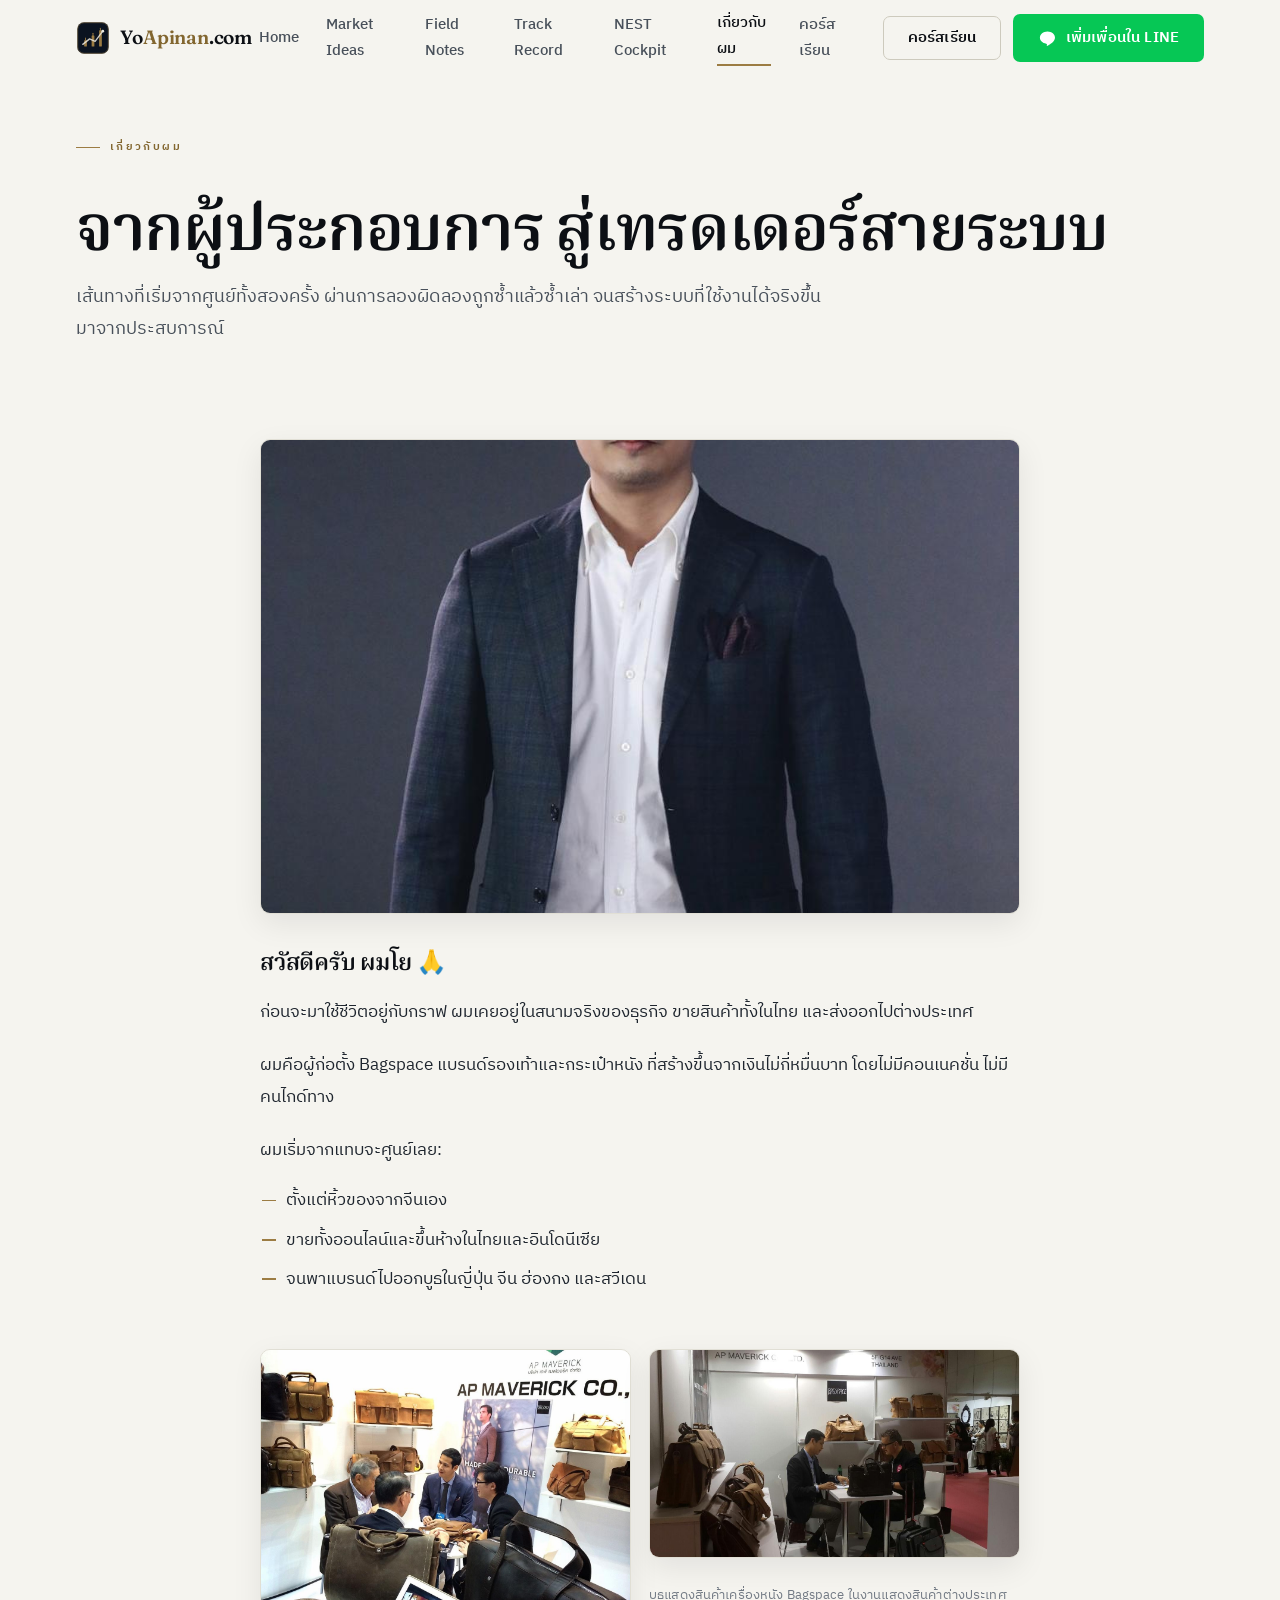
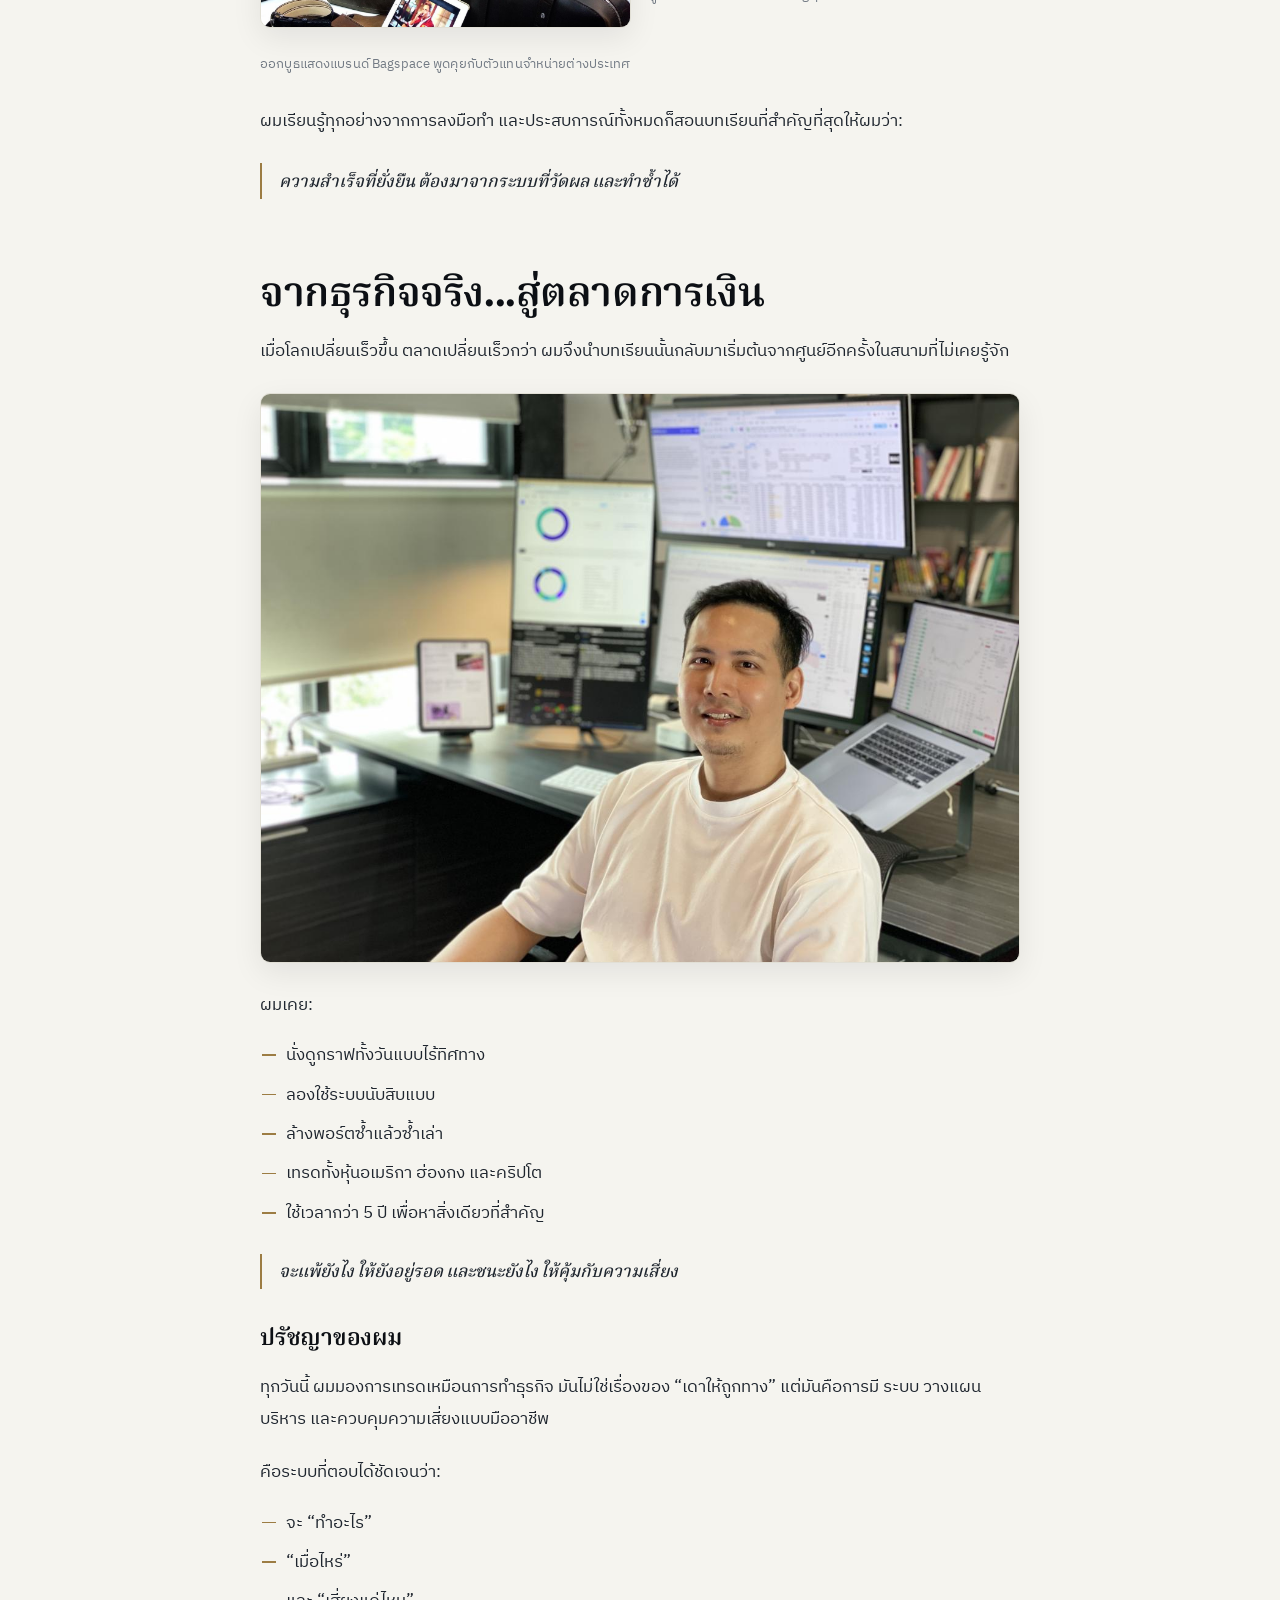
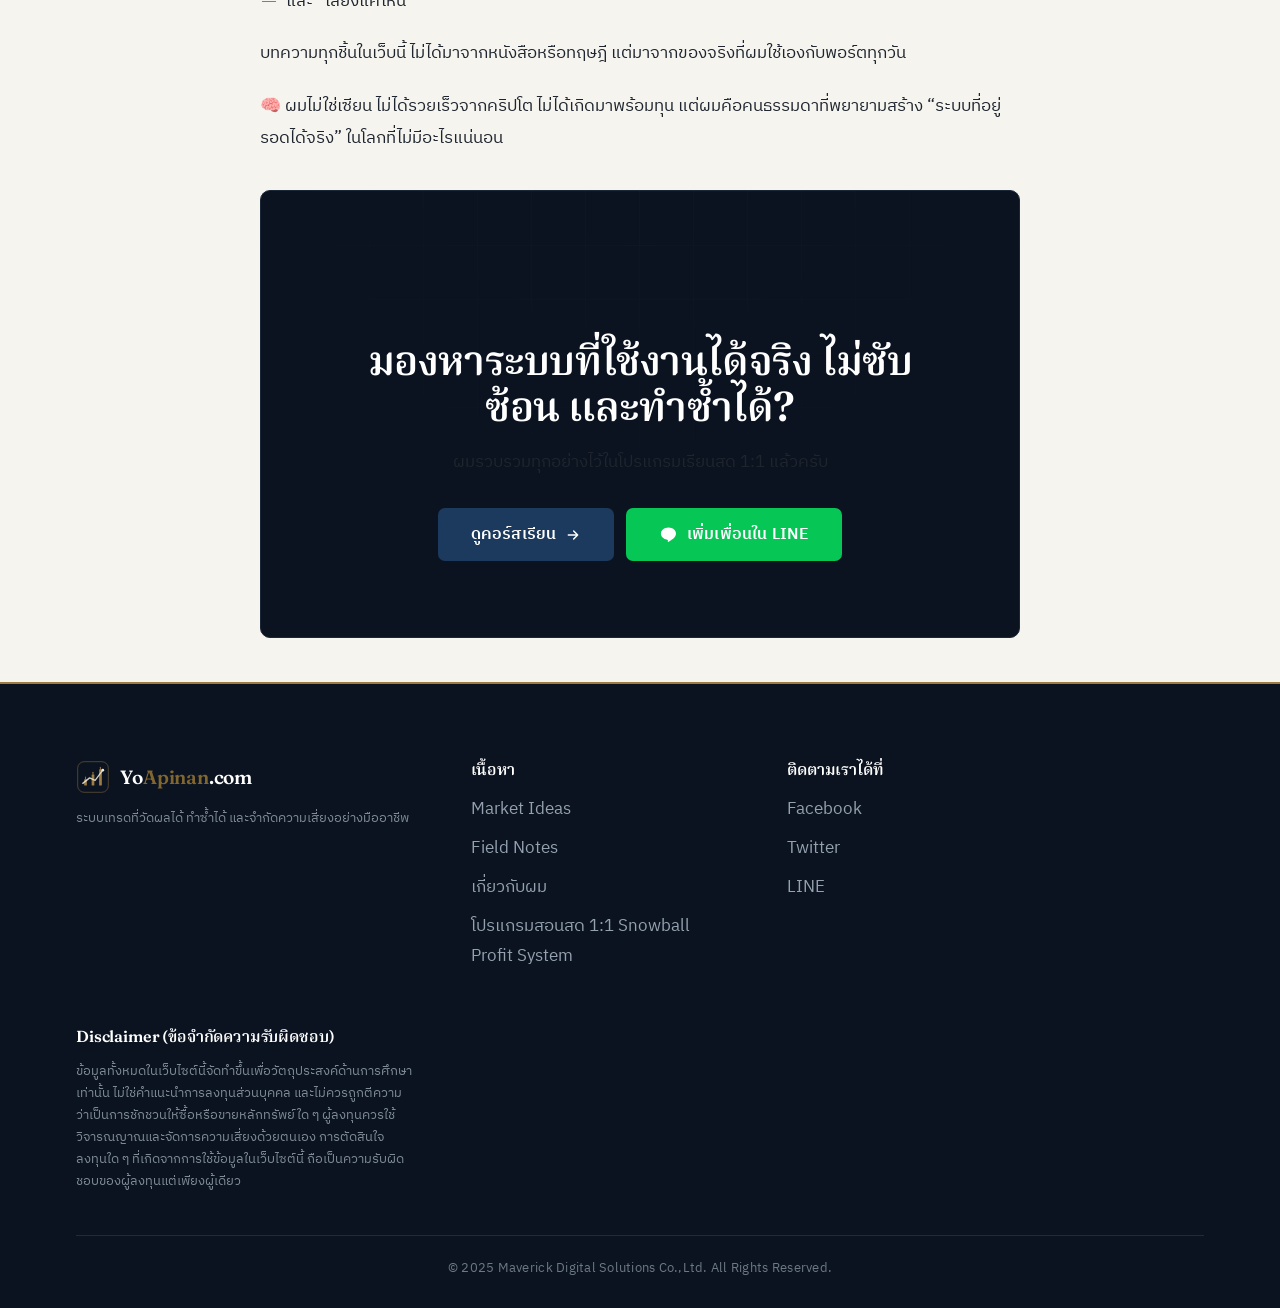
<file: about.html>
<!DOCTYPE html>
<html lang="th">
<head>
  <meta charset="UTF-8">
  <meta name="viewport" content="width=device-width, initial-scale=1">
  <title>เกี่ยวกับผม — YoApinan.com</title>
  <meta name="description" content="จากผู้ประกอบการ Bagspace สู่เทรดเดอร์สายระบบ — เส้นทางที่เริ่มจากศูนย์ จนสร้างระบบที่วัดผลได้และทำซ้ำได้">
  <link rel="icon" href="logo.svg" type="image/svg+xml">
  <link rel="preconnect" href="https://fonts.googleapis.com">
  <link rel="preconnect" href="https://fonts.gstatic.com" crossorigin>
  <link href="https://fonts.googleapis.com/css2?family=Fraunces:ital,opsz,wght@0,9..144,400;0,9..144,500;0,9..144,600;1,9..144,500&family=IBM+Plex+Sans+Thai:wght@400;500;600;700&family=Noto+Serif+Thai:wght@500;600;700&display=swap" rel="stylesheet">
  <link rel="stylesheet" href="styles.css">
</head>
<body data-page="about">
  <a class="skip-link" href="#app">ข้ามไปยังเนื้อหา</a>
  <header data-site-header></header>
  <main id="app" data-view="about"></main>
  <footer data-site-footer></footer>

  <script src="content.js"></script>
  <script src="site.js"></script>
  <script src="render.js"></script>
</body>
</html>
</file>
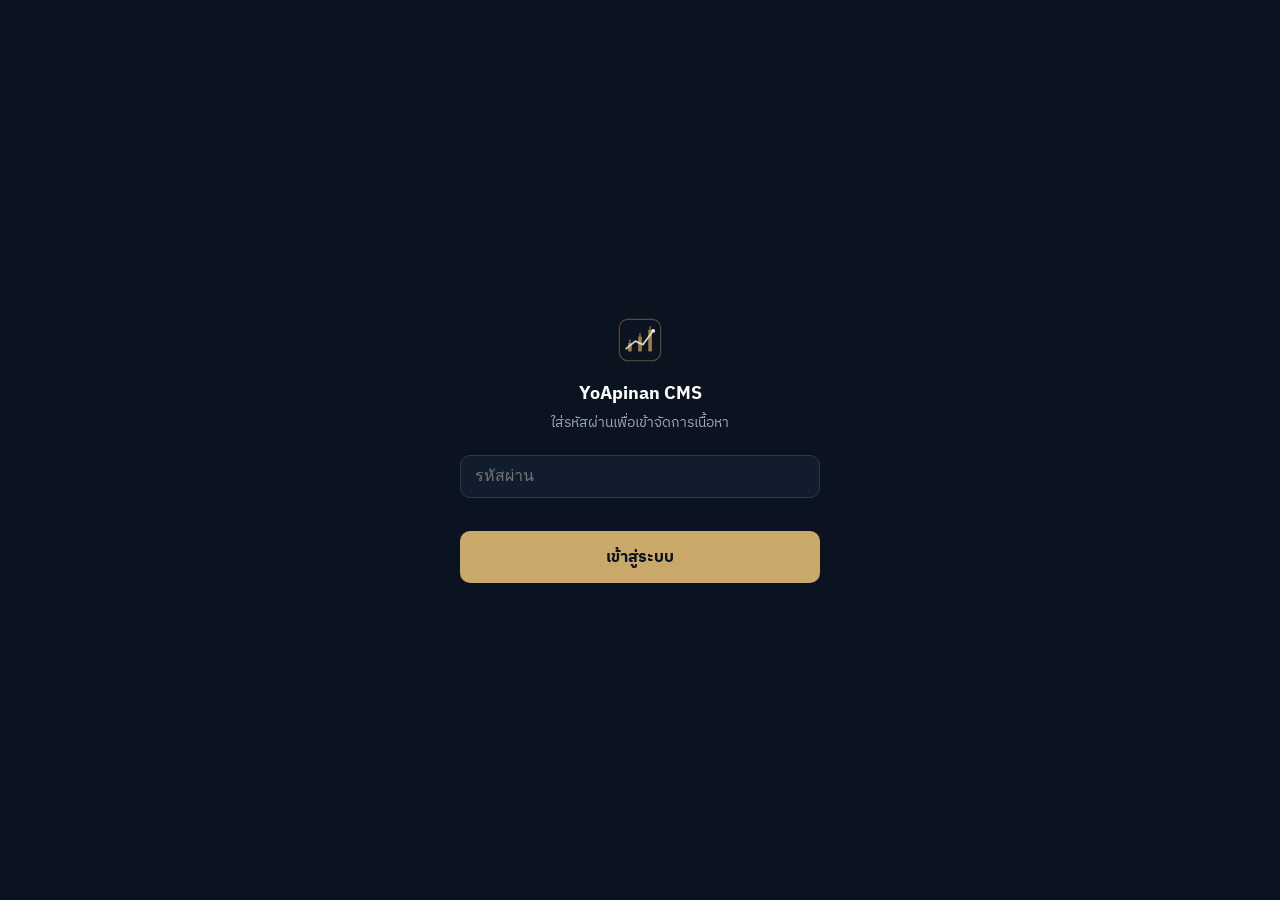
<file: admin.html>
<!DOCTYPE html>
<html lang="th">
<head>
  <meta charset="UTF-8">
  <meta name="viewport" content="width=device-width, initial-scale=1">
  <title>YoApinan CMS — จัดการเนื้อหาเว็บไซต์</title>
  <meta name="robots" content="noindex">
  <link rel="icon" href="logo.svg" type="image/svg+xml">
  <link rel="preconnect" href="https://fonts.googleapis.com">
  <link rel="preconnect" href="https://fonts.gstatic.com" crossorigin>
  <link href="https://fonts.googleapis.com/css2?family=Fraunces:ital,opsz,wght@0,9..144,400;0,9..144,500;0,9..144,600;1,9..144,500&family=IBM+Plex+Sans+Thai:wght@400;500;600;700&family=Noto+Serif+Thai:wght@500;600;700&display=swap" rel="stylesheet">
  <link rel="stylesheet" href="admin.css">
</head>
<body>
  <div class="app">
    <aside class="side">
      <div class="side-brand">
        <img src="logo.svg" alt="">
        <div>YoApinan <small>CONTENT MANAGER</small></div>
      </div>
      <nav class="side-nav" id="sideNav"></nav>
      <div class="side-foot">
        แก้เนื้อหา → กด <b style="color:#3DD9A6">Publish</b> เพื่อขึ้นเว็บจริง<br>
        <a href="index.html" target="_blank">เปิดเว็บไซต์ ↗</a>
      </div>
    </aside>

    <div class="main">
      <div class="topbar">
        <div style="display:flex;align-items:center;gap:12px">
          <button class="btn btn-ghost btn-icon menu-btn" id="menuBtn" aria-label="เมนู">☰</button>
          <div>
            <h1 id="viewTitle">แดชบอร์ด</h1>
            <div class="status" id="status">พร้อมใช้งาน</div>
          </div>
        </div>
        <div class="topbar-actions">
          <button class="btn btn-ghost" id="btnPreview">👁 ดูตัวอย่าง</button>
          <button class="btn btn-ghost" id="btnSaveDraft">💾 บันทึกร่าง</button>
          <button class="btn btn-accent" id="btnPublish">🚀 Publish</button>
        </div>
      </div>
      <div class="content" id="view"></div>
    </div>
  </div>

  <div class="modal" id="modal">
    <div class="modal-box">
      <div class="modal-head"><h3 id="modalTitle">แก้ไข</h3><button class="btn btn-ghost btn-icon" id="modalClose">✕</button></div>
      <div class="modal-body" id="modalBody"></div>
      <div class="modal-foot" id="modalFoot"></div>
    </div>
  </div>

  <div class="toast" id="toast"></div>

  <script src="content.js"></script>
  <script src="admin.js"></script>
</body>
</html>
</file>
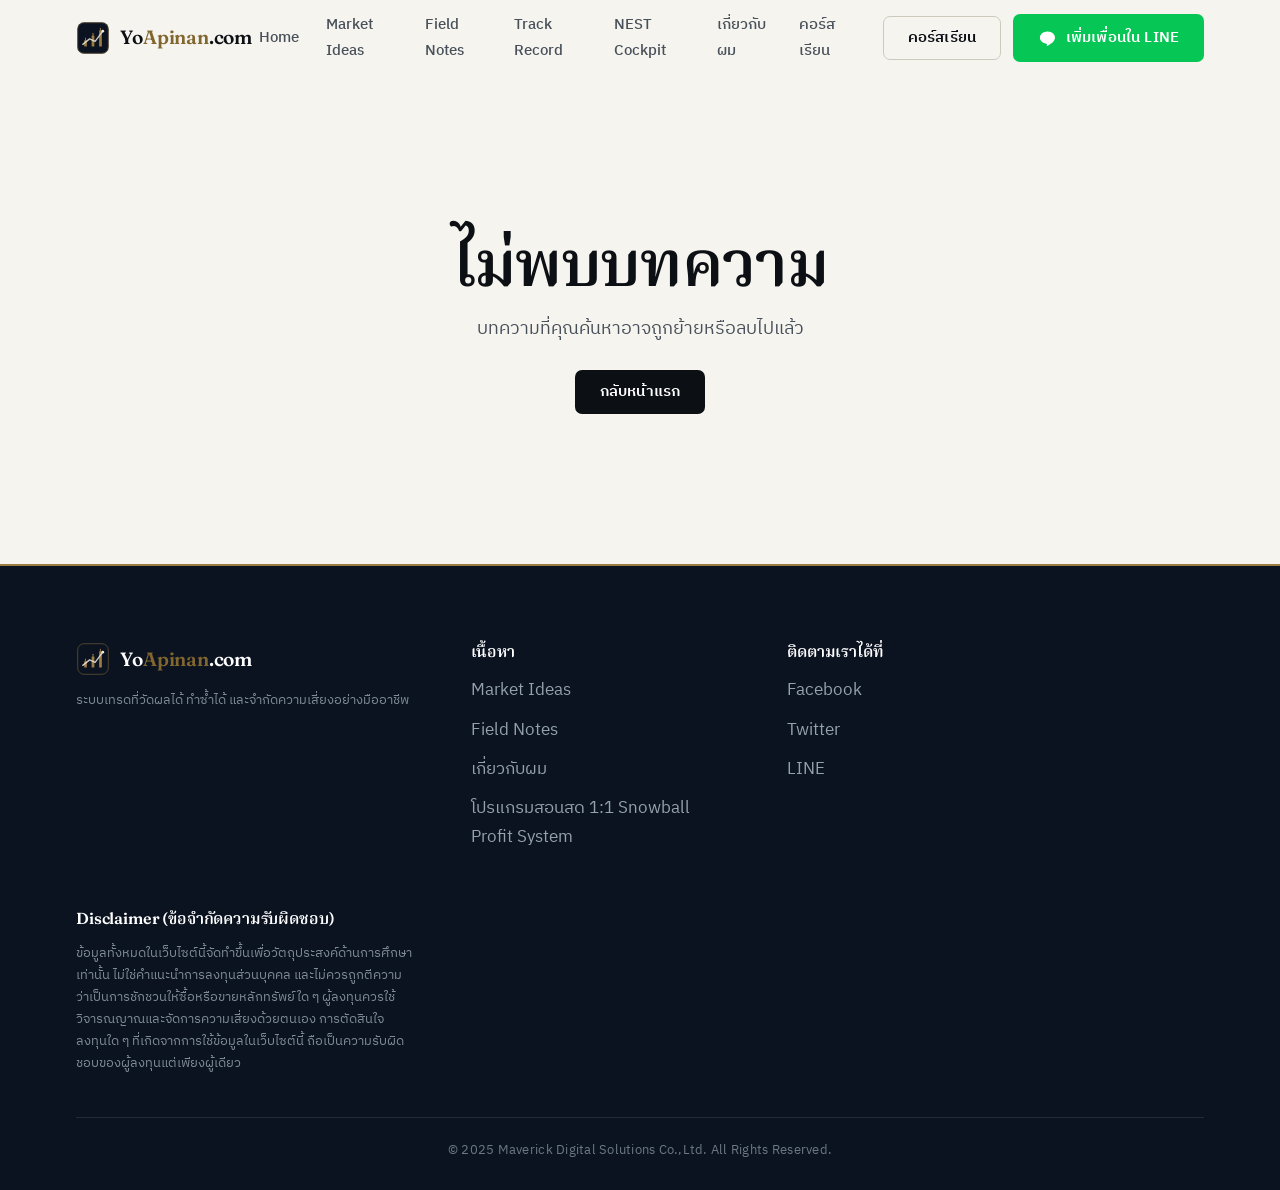
<file: article.html>
<!DOCTYPE html>
<html lang="th">
<head>
  <meta charset="UTF-8">
  <meta name="viewport" content="width=device-width, initial-scale=1">
  <title>บทความ — YoApinan.com</title>
  <meta name="description" content="บทความวิเคราะห์ตลาดและมุมมองธุรกิจจาก YoApinan.com">
  <link rel="icon" href="logo.svg" type="image/svg+xml">
  <link rel="preconnect" href="https://fonts.googleapis.com">
  <link rel="preconnect" href="https://fonts.gstatic.com" crossorigin>
  <link href="https://fonts.googleapis.com/css2?family=Fraunces:ital,opsz,wght@0,9..144,400;0,9..144,500;0,9..144,600;1,9..144,500&family=IBM+Plex+Sans+Thai:wght@400;500;600;700&family=Noto+Serif+Thai:wght@500;600;700&display=swap" rel="stylesheet">
  <link rel="stylesheet" href="styles.css">
</head>
<body data-page="">
  <a class="skip-link" href="#app">ข้ามไปยังเนื้อหา</a>
  <header data-site-header></header>
  <main id="app" data-view="article"></main>
  <footer data-site-footer></footer>

  <script src="content.js"></script>
  <script src="site.js"></script>
  <script src="render.js"></script>
</body>
</html>
</file>
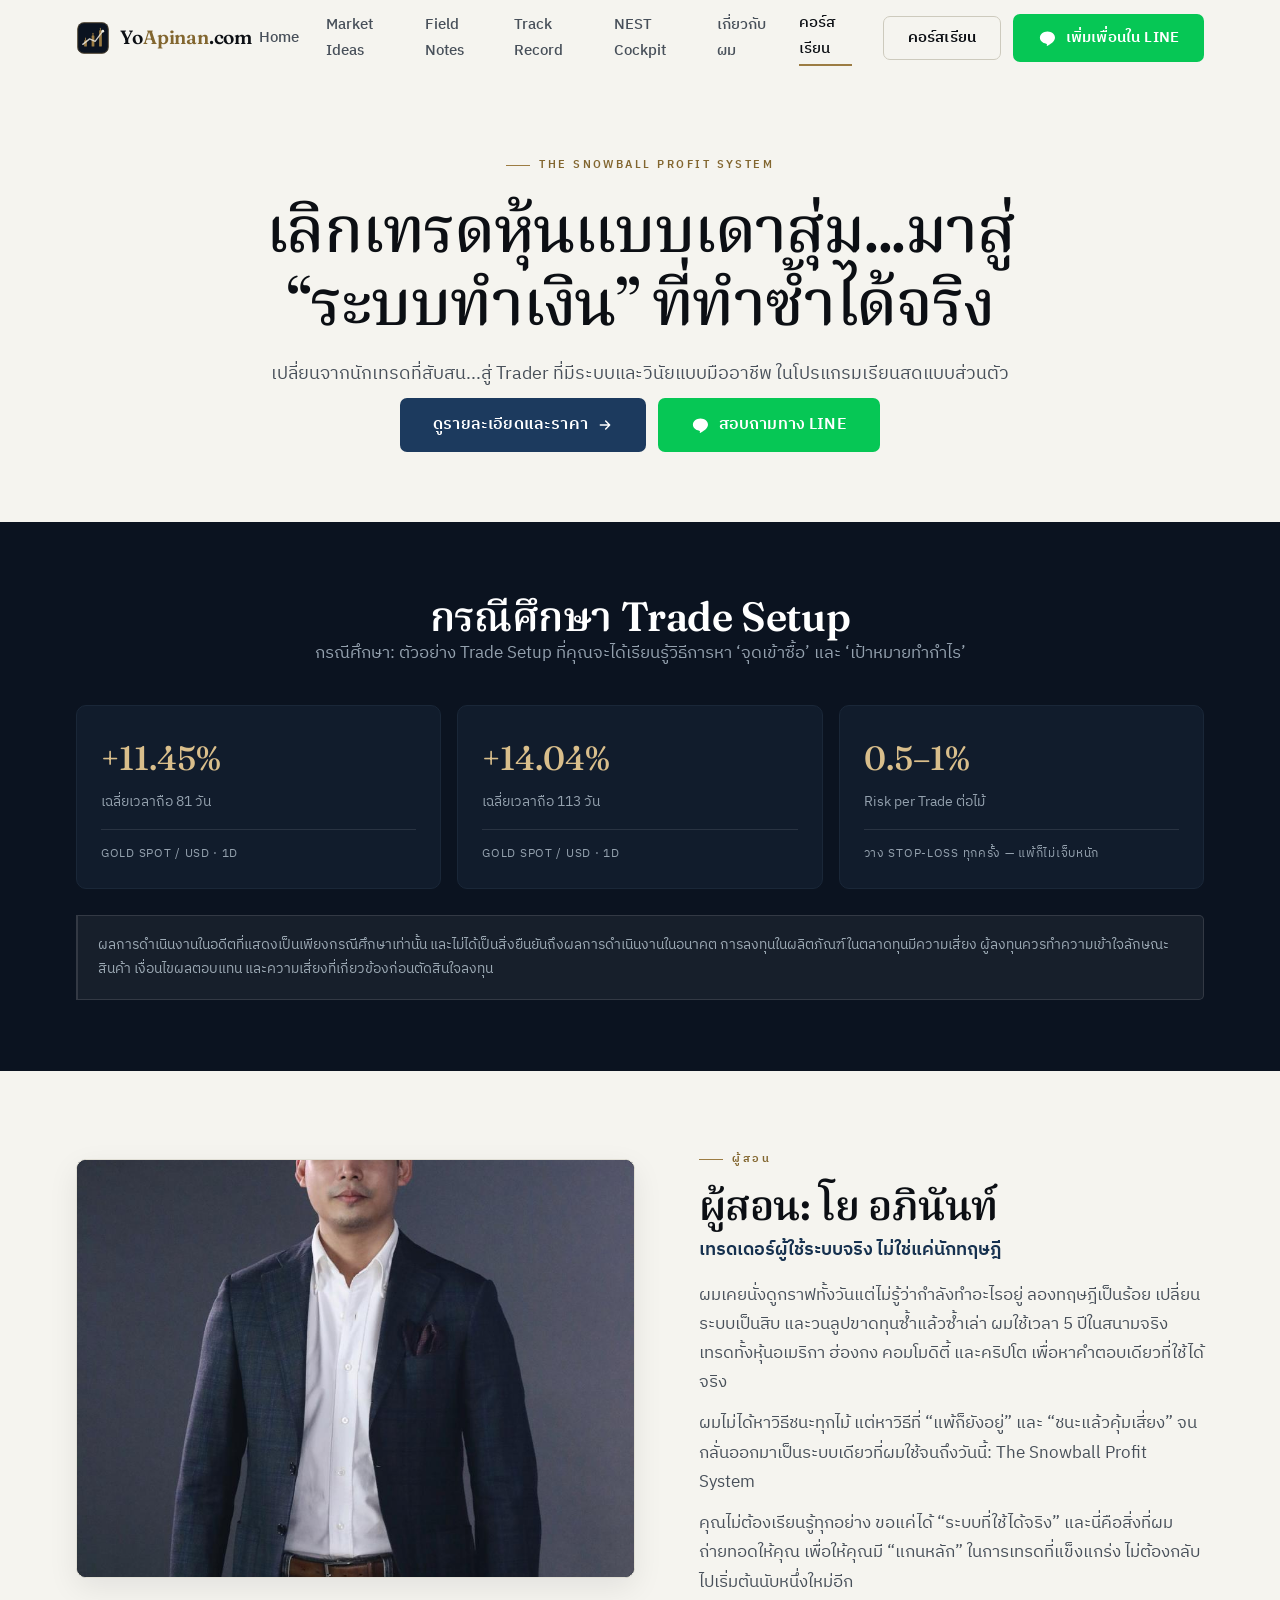
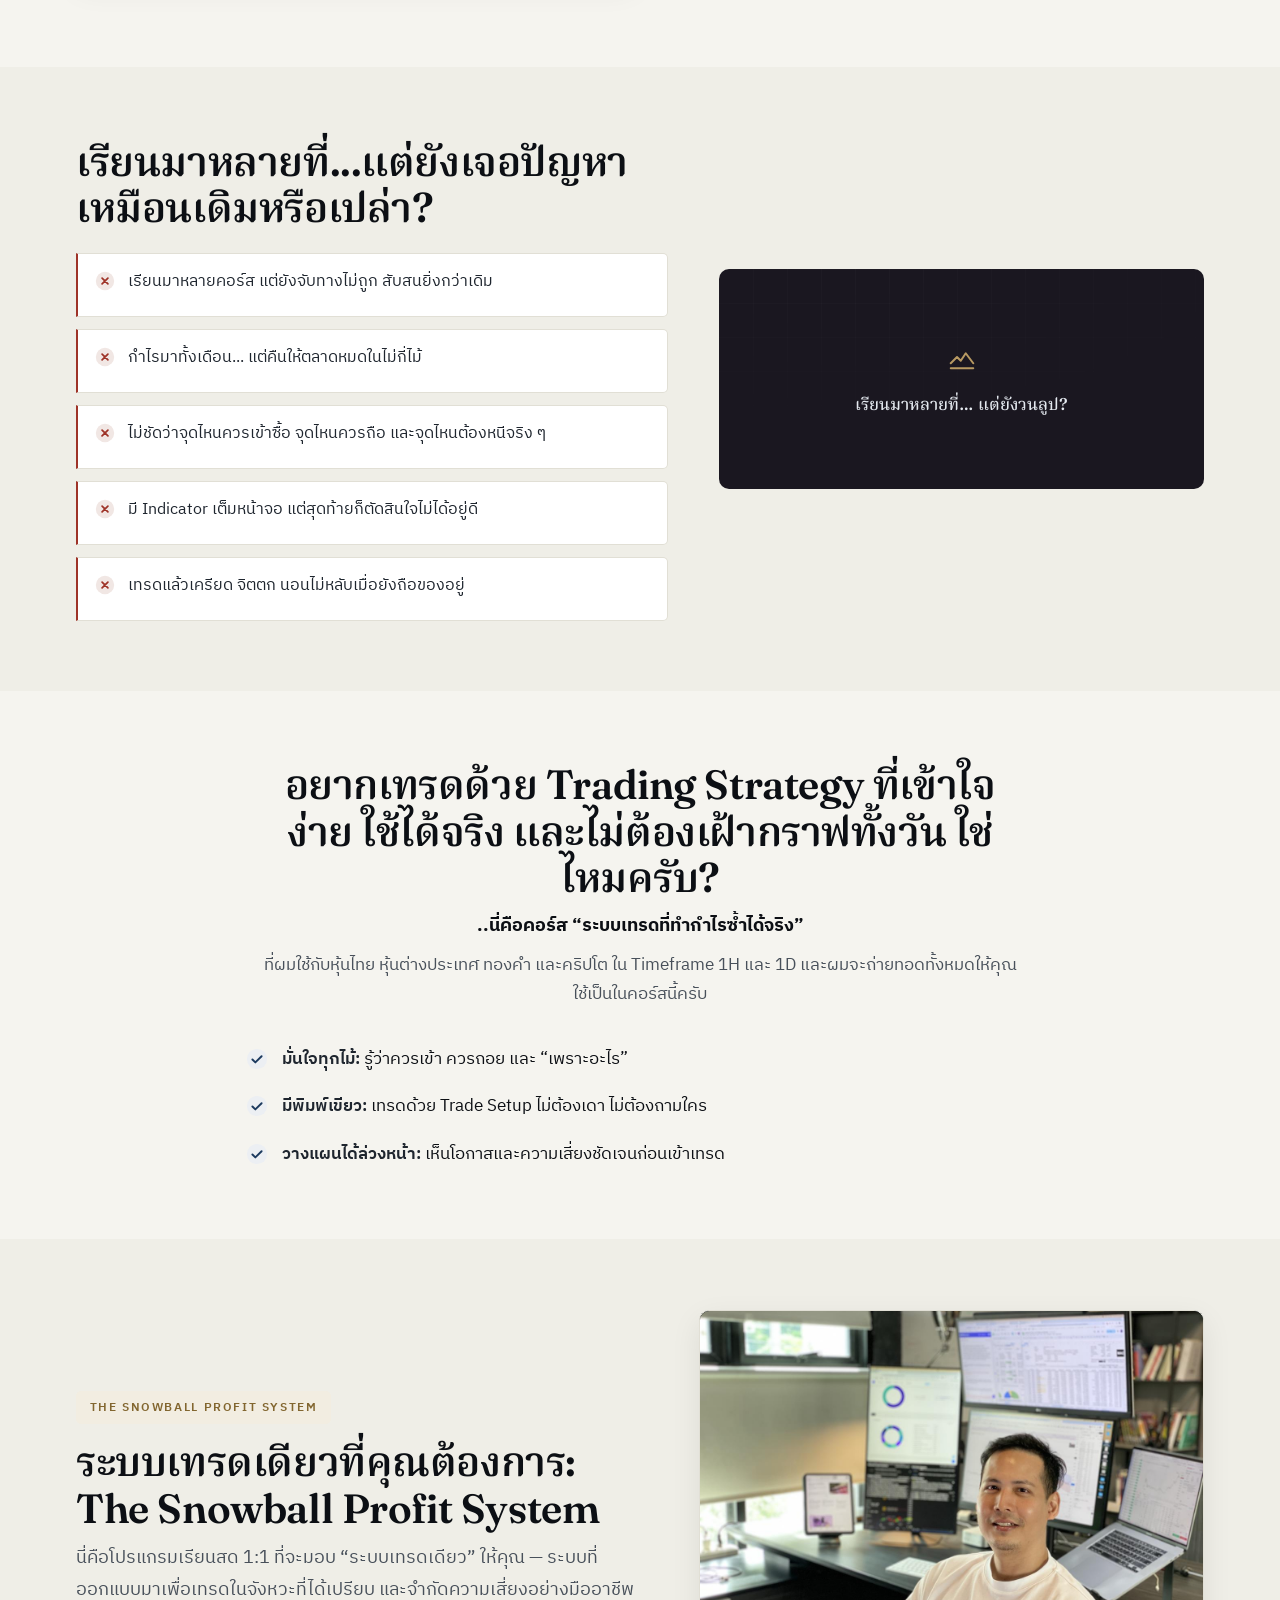
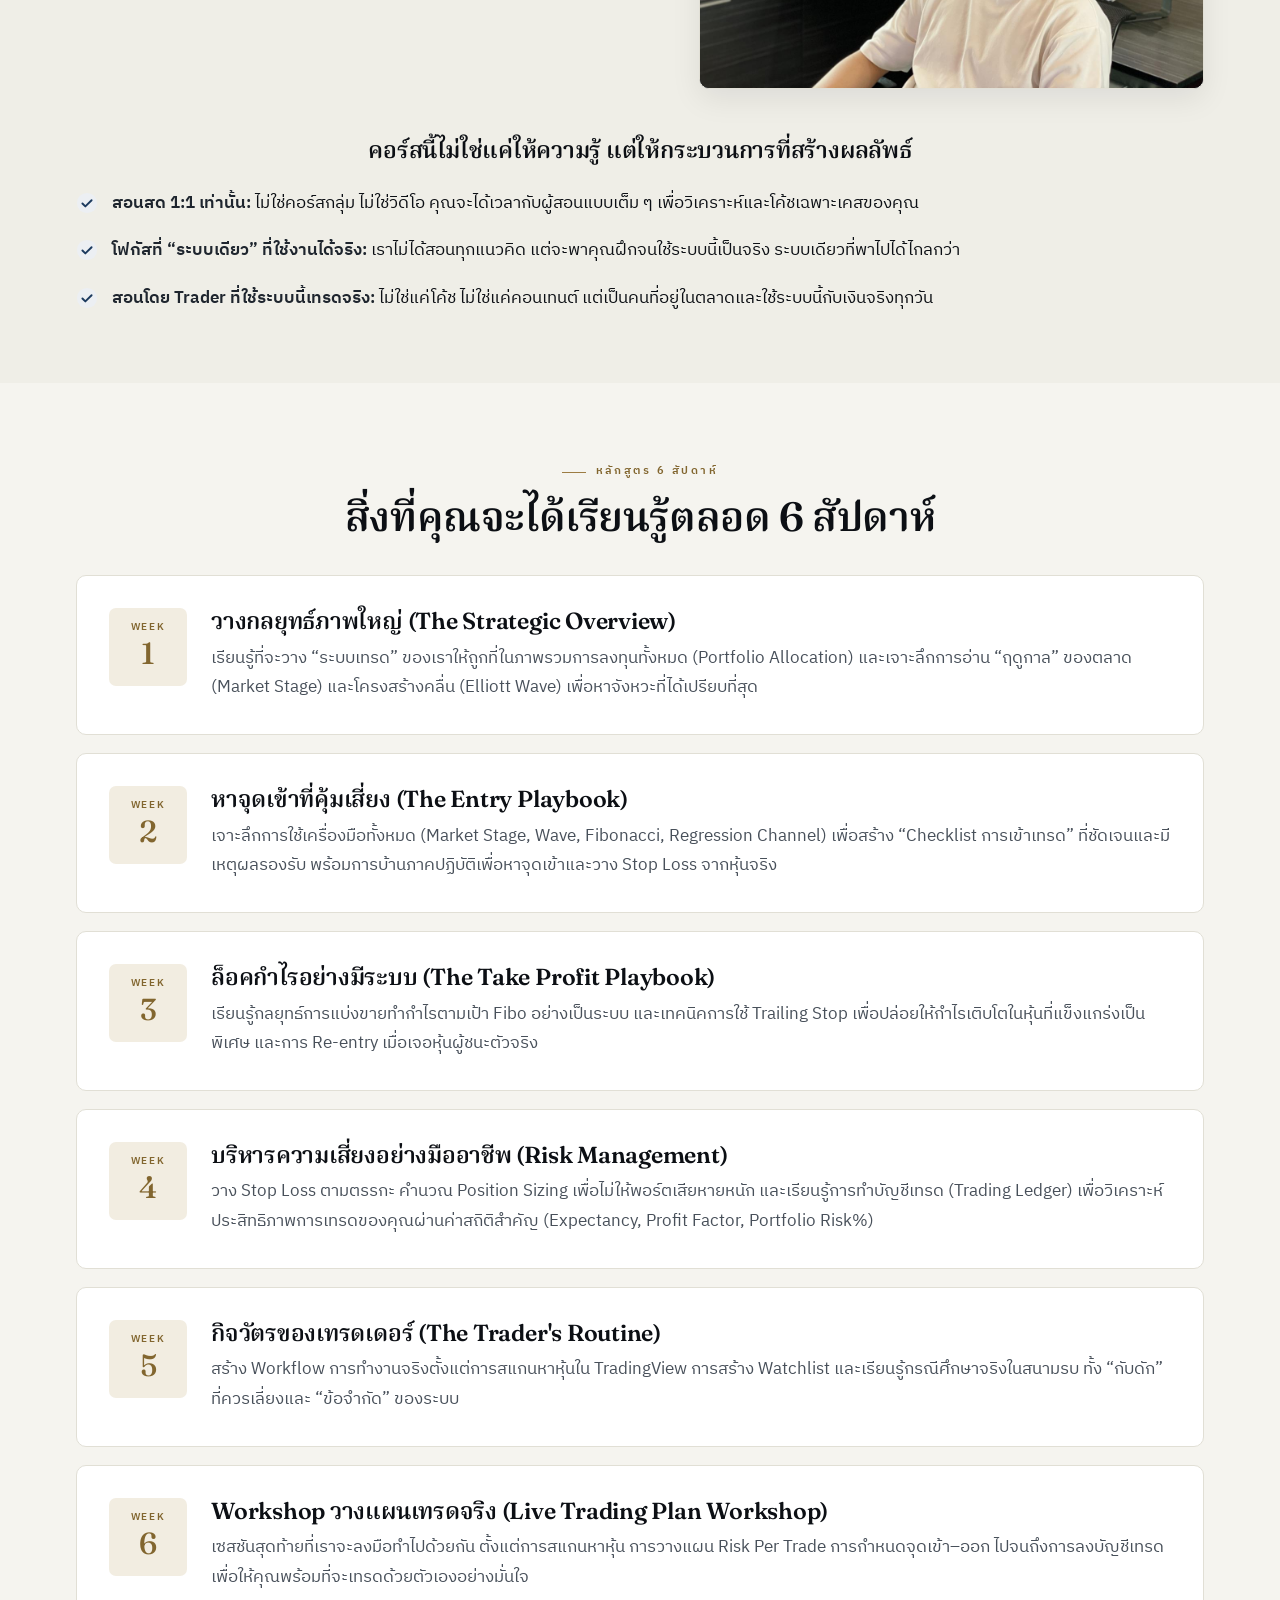
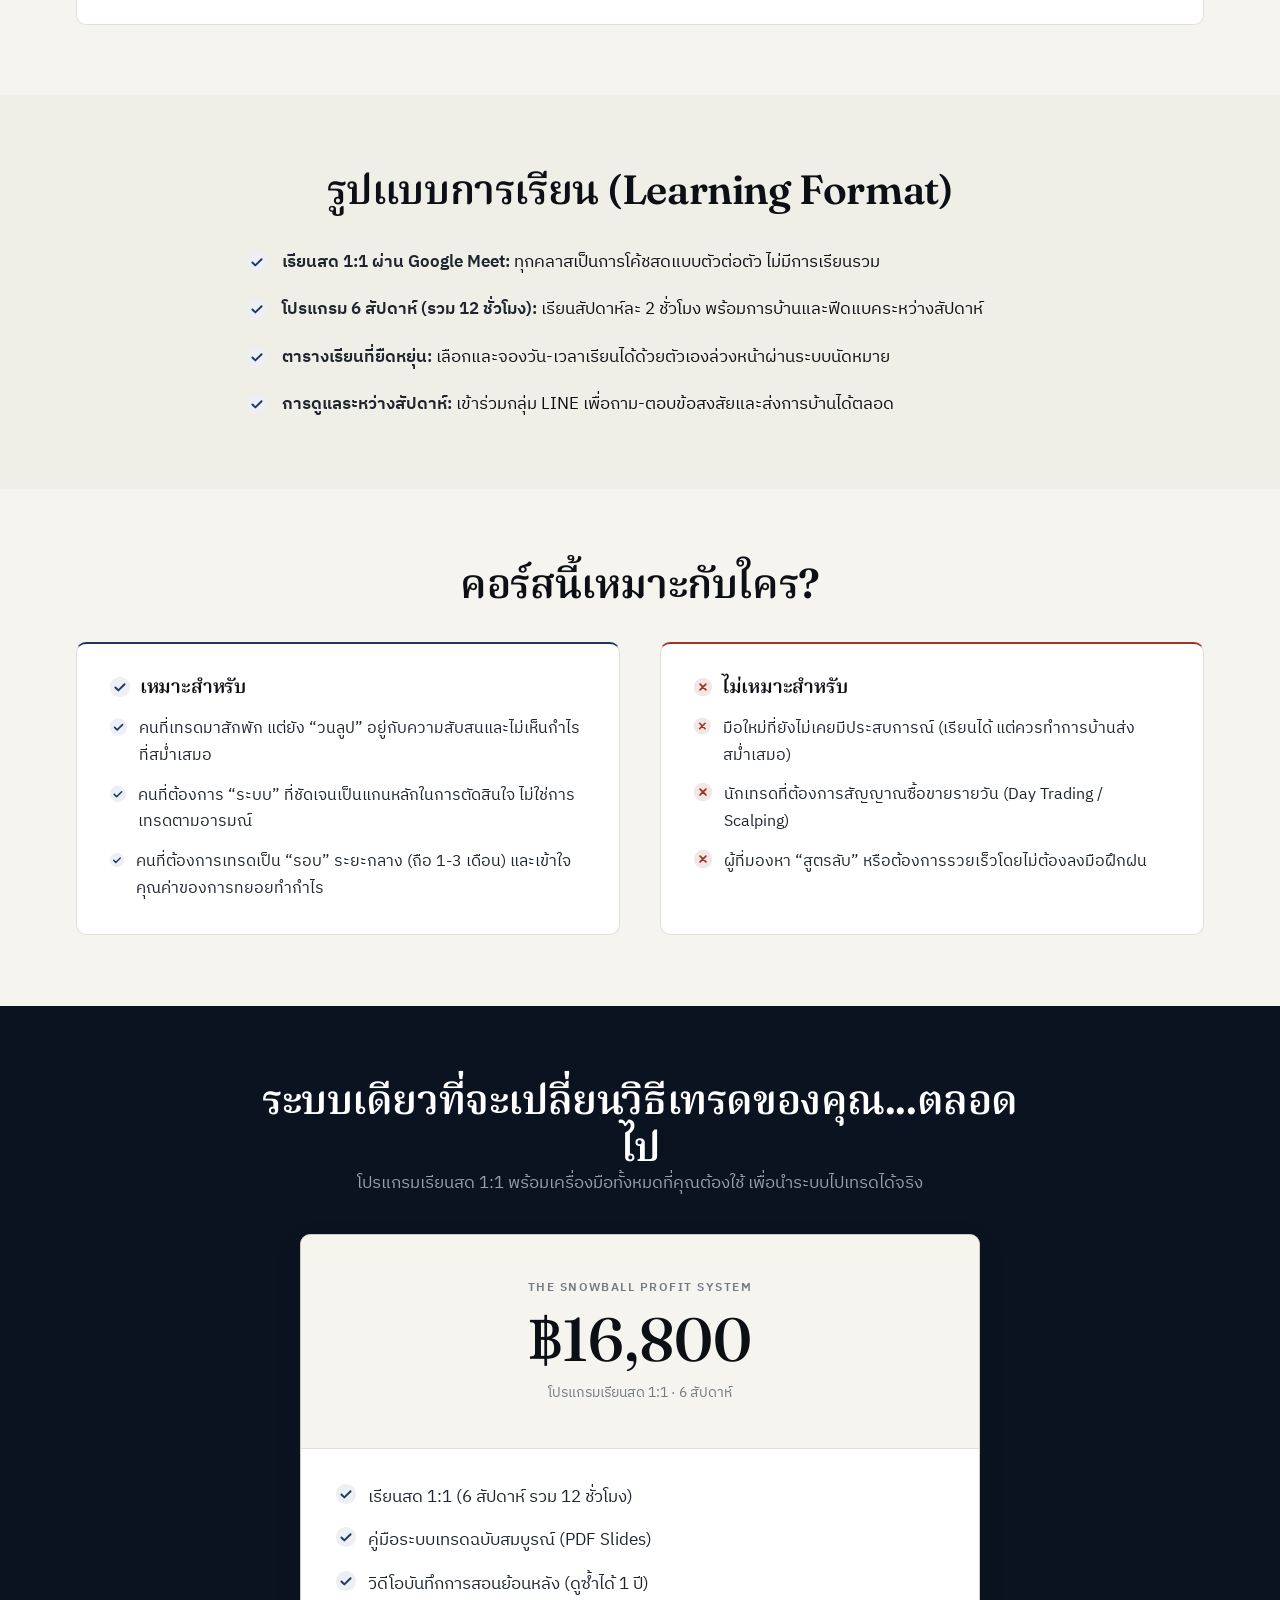
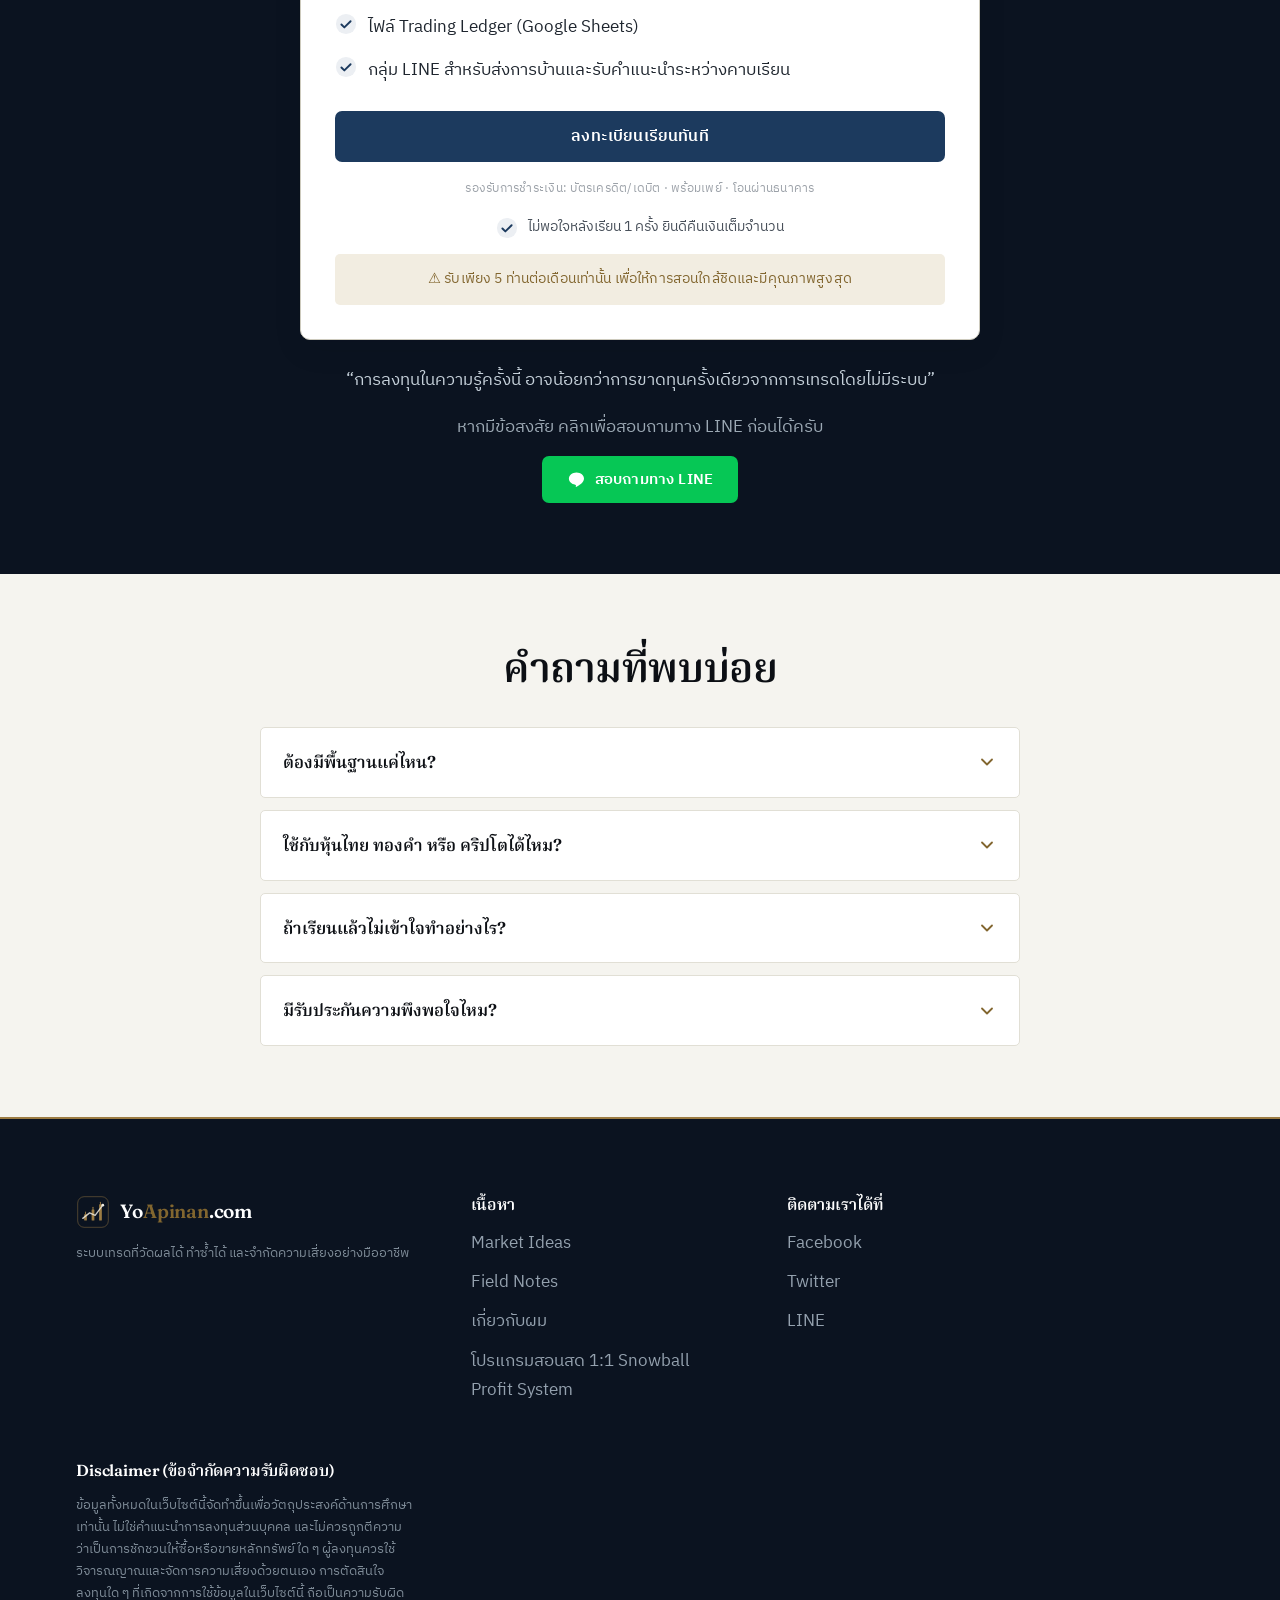
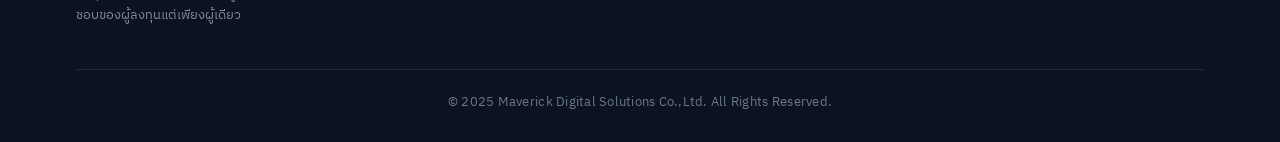
<file: course.html>
<!DOCTYPE html>
<html lang="th">
<head>
  <meta charset="UTF-8">
  <meta name="viewport" content="width=device-width, initial-scale=1">
  <title>คอร์สเรียน 1:1 — The Snowball Profit System | YoApinan.com</title>
  <meta name="description" content="โปรแกรมเรียนสด 1:1 ระบบเทรดที่ทำกำไรซ้ำได้จริง เรียน 6 สัปดาห์ พร้อมเครื่องมือครบ — เปลี่ยนจากเทรดเดาสุ่ม สู่ Trader ที่มีระบบและวินัย">
  <link rel="icon" href="logo.svg" type="image/svg+xml">
  <link rel="preconnect" href="https://fonts.googleapis.com">
  <link rel="preconnect" href="https://fonts.gstatic.com" crossorigin>
  <link href="https://fonts.googleapis.com/css2?family=Fraunces:ital,opsz,wght@0,9..144,400;0,9..144,500;0,9..144,600;1,9..144,500&family=IBM+Plex+Sans+Thai:wght@400;500;600;700&family=Noto+Serif+Thai:wght@500;600;700&display=swap" rel="stylesheet">
  <link rel="stylesheet" href="styles.css">
</head>
<body data-page="course">
  <a class="skip-link" href="#app">ข้ามไปยังเนื้อหา</a>
  <header data-site-header></header>
  <main id="app" data-view="course"></main>
  <footer data-site-footer></footer>

  <script src="content.js"></script>
  <script src="site.js"></script>
  <script src="render.js"></script>
</body>
</html>
</file>
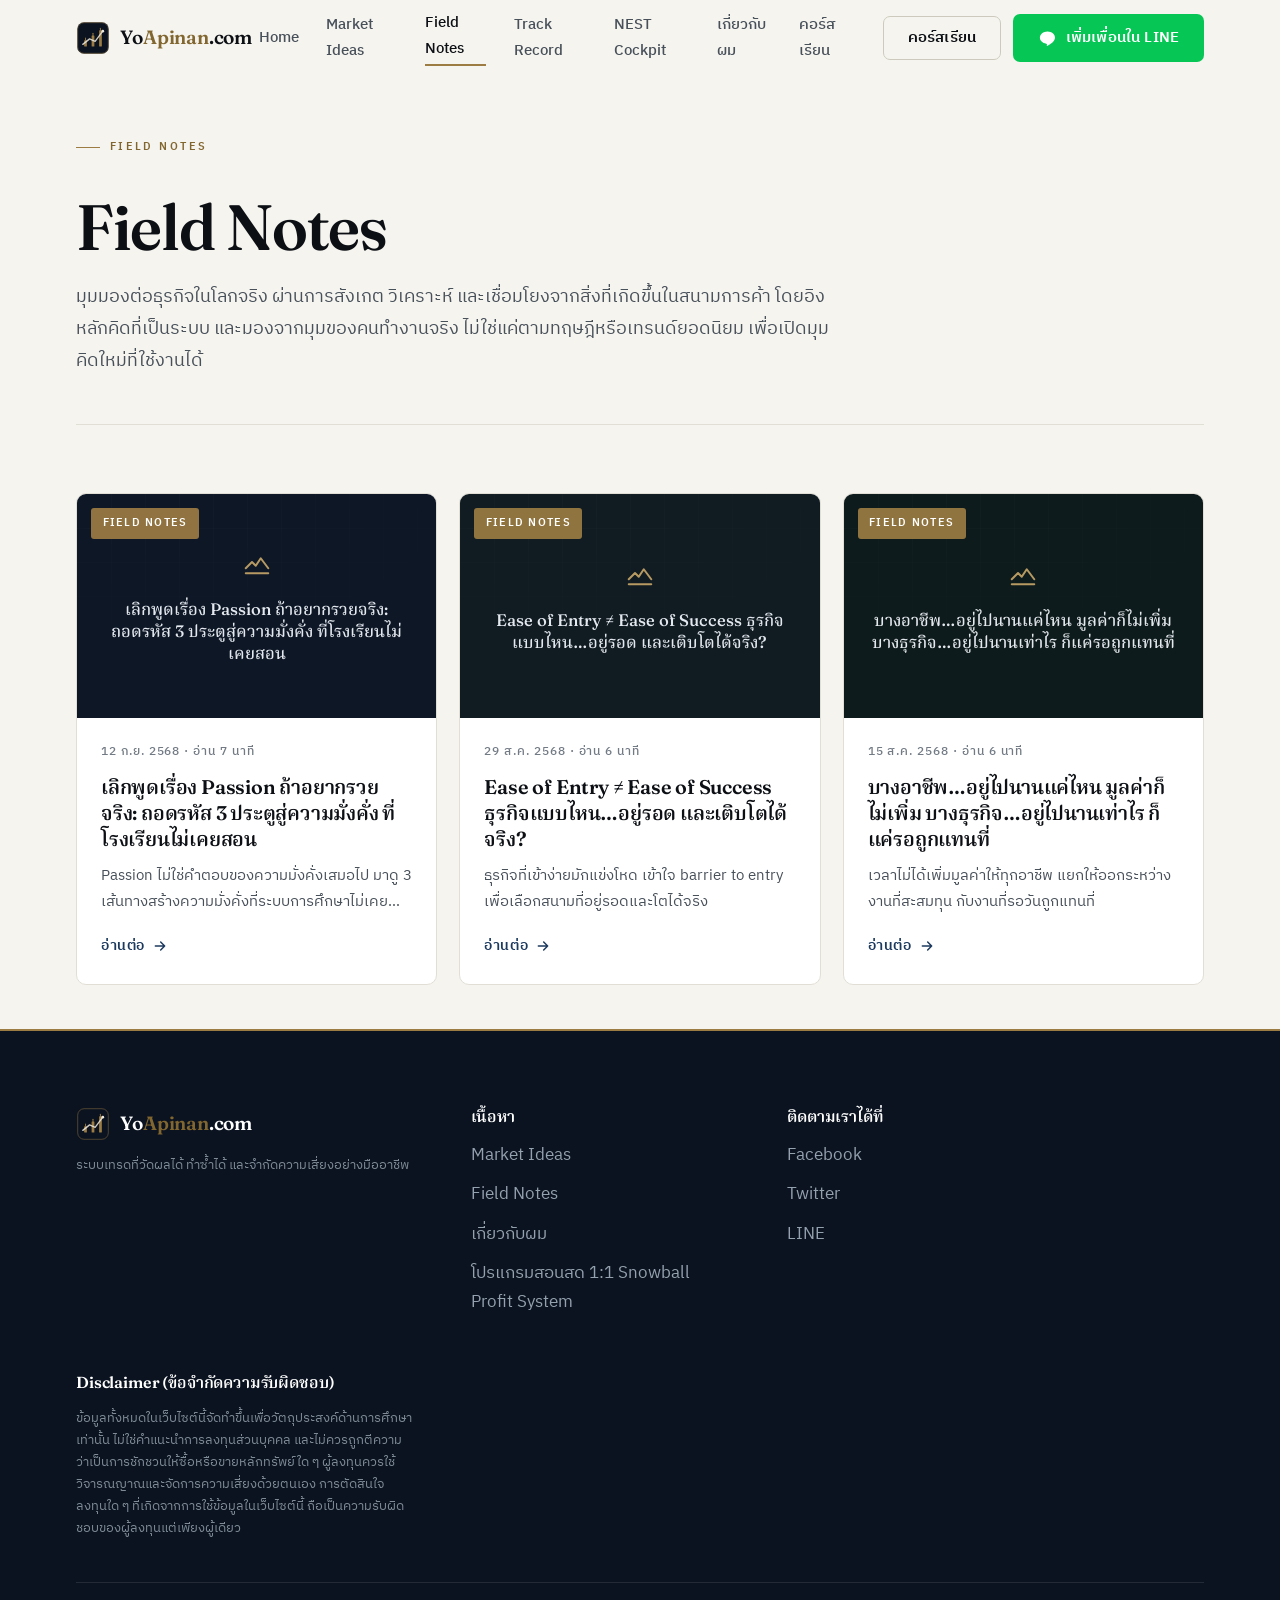
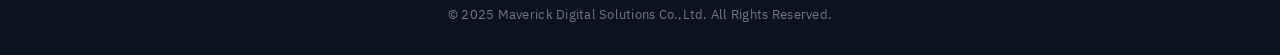
<file: field-notes.html>
<!DOCTYPE html>
<html lang="th">
<head>
  <meta charset="UTF-8">
  <meta name="viewport" content="width=device-width, initial-scale=1">
  <title>Field Notes — YoApinan.com</title>
  <meta name="description" content="มุมมองต่อธุรกิจในโลกจริง ผ่านการสังเกต วิเคราะห์ และเชื่อมโยงจากสนามการค้า โดยอิงหลักคิดที่เป็นระบบ">
  <link rel="icon" href="logo.svg" type="image/svg+xml">
  <link rel="preconnect" href="https://fonts.googleapis.com">
  <link rel="preconnect" href="https://fonts.gstatic.com" crossorigin>
  <link href="https://fonts.googleapis.com/css2?family=Fraunces:ital,opsz,wght@0,9..144,400;0,9..144,500;0,9..144,600;1,9..144,500&family=IBM+Plex+Sans+Thai:wght@400;500;600;700&family=Noto+Serif+Thai:wght@500;600;700&display=swap" rel="stylesheet">
  <link rel="stylesheet" href="styles.css">
</head>
<body data-page="field-notes">
  <a class="skip-link" href="#app">ข้ามไปยังเนื้อหา</a>
  <header data-site-header></header>
  <main id="app" data-view="field-notes"></main>
  <footer data-site-footer></footer>

  <script src="content.js"></script>
  <script src="site.js"></script>
  <script src="render.js"></script>
</body>
</html>
</file>
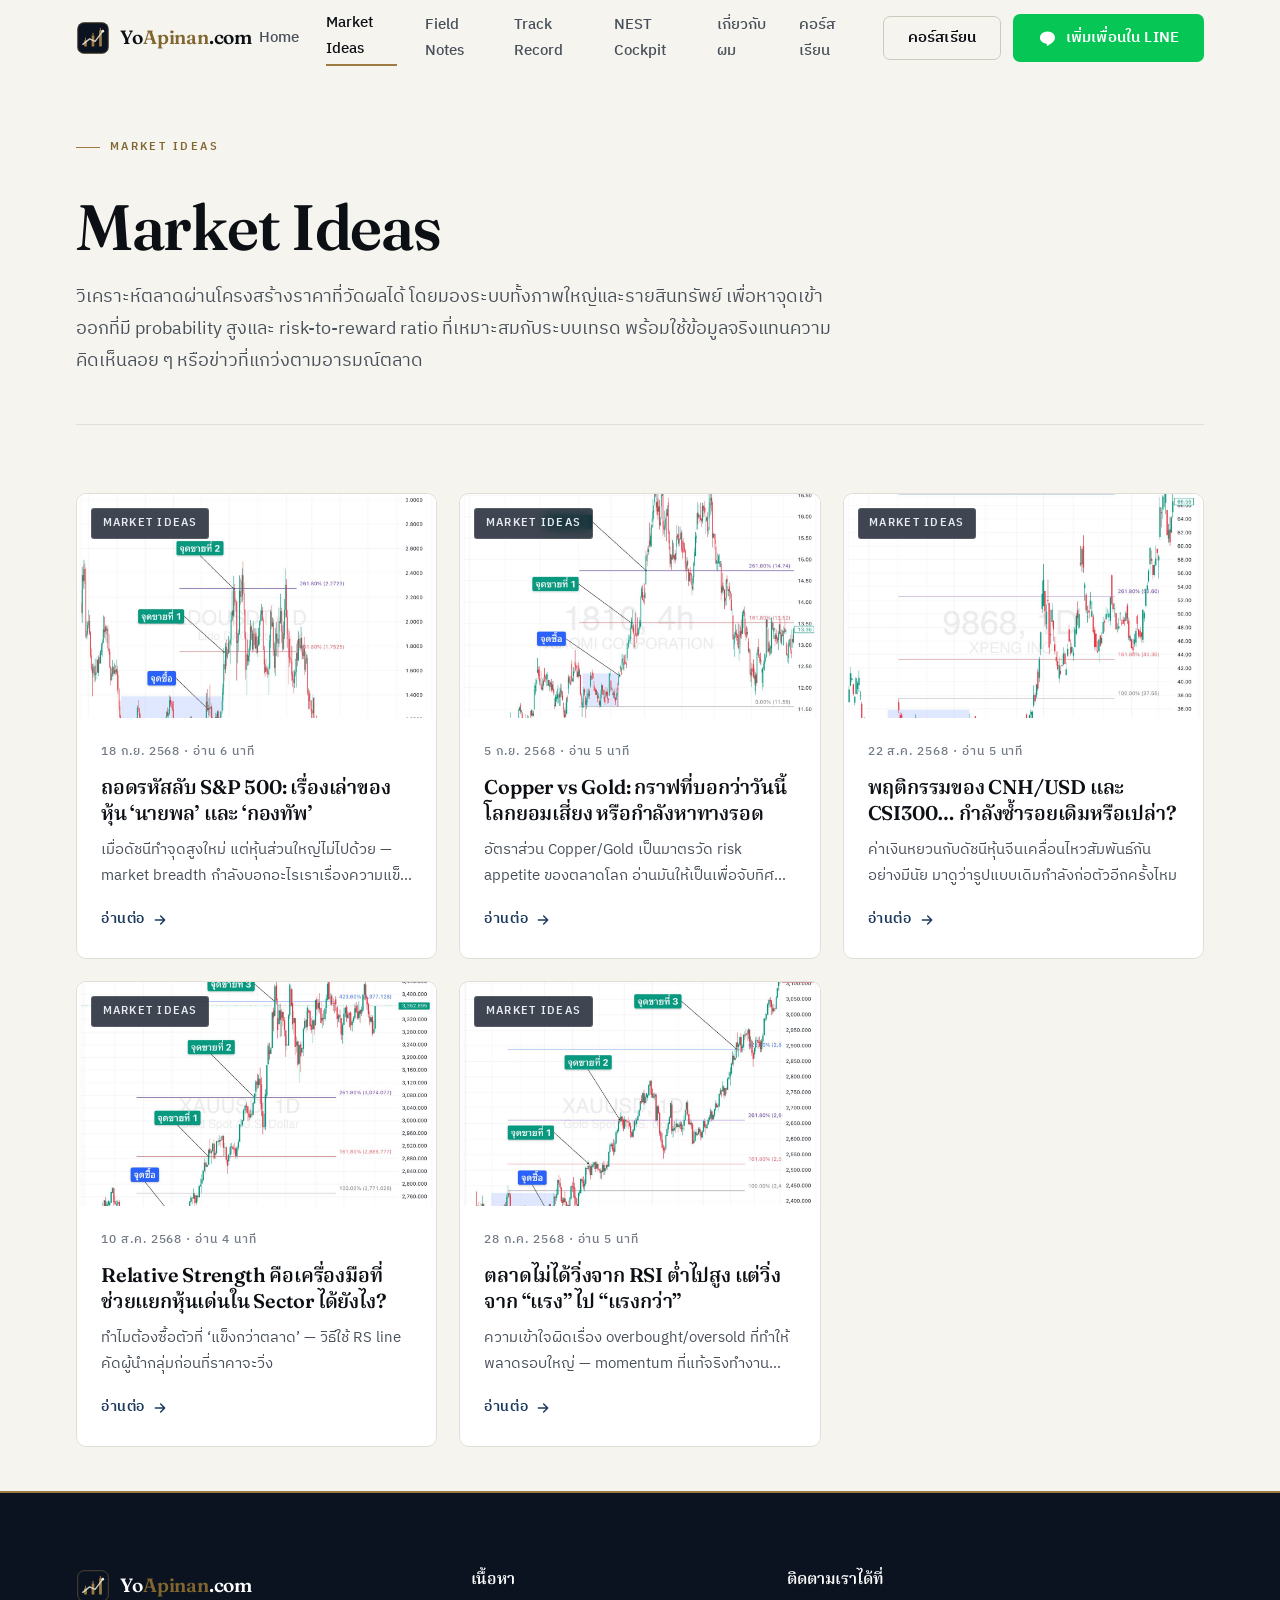
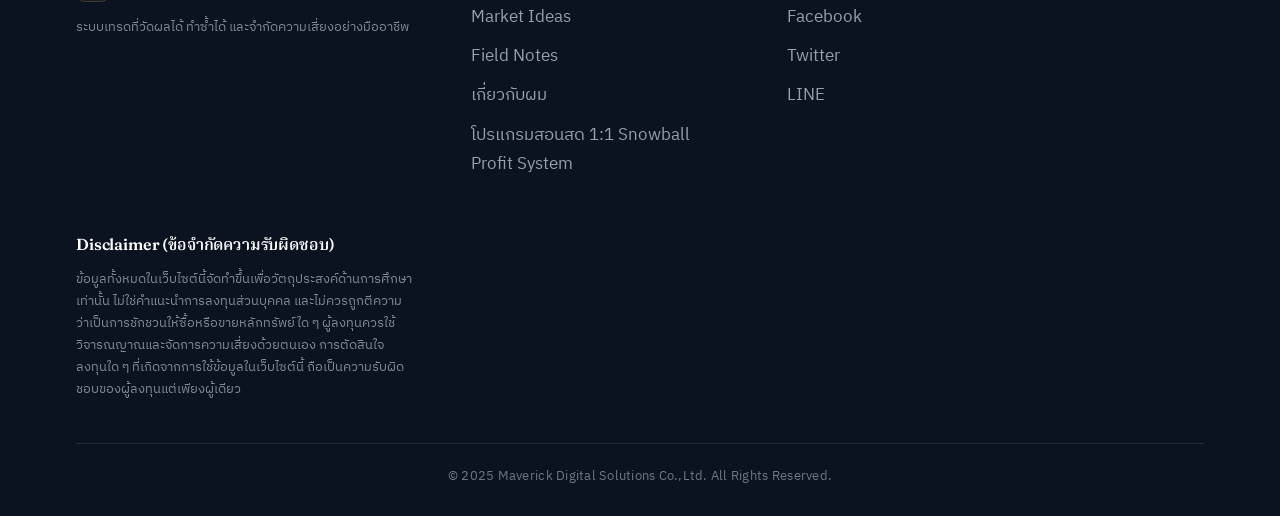
<file: market-ideas.html>
<!DOCTYPE html>
<html lang="th">
<head>
  <meta charset="UTF-8">
  <meta name="viewport" content="width=device-width, initial-scale=1">
  <title>Market Ideas — YoApinan.com</title>
  <meta name="description" content="วิเคราะห์ตลาดผ่านโครงสร้างราคาที่วัดผลได้ ทั้งภาพใหญ่และรายสินทรัพย์ เพื่อหาจุดเข้าออกที่มี probability สูงและ risk-to-reward ที่เหมาะสม">
  <link rel="icon" href="logo.svg" type="image/svg+xml">
  <link rel="preconnect" href="https://fonts.googleapis.com">
  <link rel="preconnect" href="https://fonts.gstatic.com" crossorigin>
  <link href="https://fonts.googleapis.com/css2?family=Fraunces:ital,opsz,wght@0,9..144,400;0,9..144,500;0,9..144,600;1,9..144,500&family=IBM+Plex+Sans+Thai:wght@400;500;600;700&family=Noto+Serif+Thai:wght@500;600;700&display=swap" rel="stylesheet">
  <link rel="stylesheet" href="styles.css">
</head>
<body data-page="market-ideas">
  <a class="skip-link" href="#app">ข้ามไปยังเนื้อหา</a>
  <header data-site-header></header>
  <main id="app" data-view="market-ideas"></main>
  <footer data-site-footer></footer>

  <script src="content.js"></script>
  <script src="site.js"></script>
  <script src="render.js"></script>
</body>
</html>
</file>
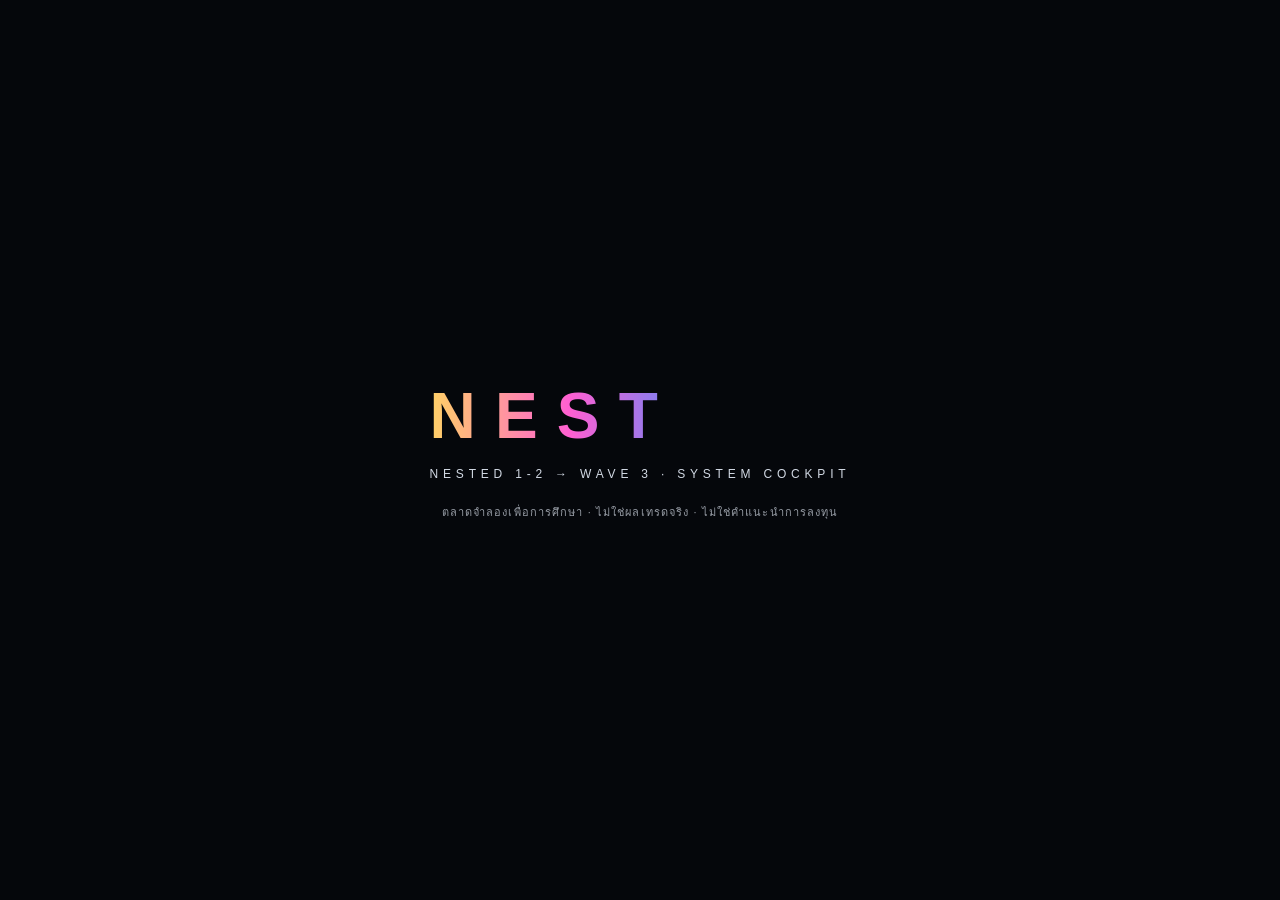
<file: nest.html>
<!doctype html>
<html lang="th" data-theme="dark">
<head>
<meta charset="utf-8">
<meta name="viewport" content="width=device-width,initial-scale=1">
<title>NEST Cockpit · ฝึกระบบ Nested Wave 1-2 → Wave 3 | YoApinan</title>
<meta name="description" content="จำลองตลาดแบบ interactive: ดูระบบ nested wave 1-2 → wave 3 ตัดสินใจทีละแท่ง ฝึกวินัยใน Dojo ทดสอบ 13 price patterns · โลกโหด · AI LAB ให้ AI หลายบุคลิกเล่นแข่งกัน · Monte Carlo — เพื่อการศึกษา">
<meta property="og:title" content="NEST Cockpit · Nested Wave 1-2 → Wave 3">
<meta property="og:description" content="เล่นตลาดจำลอง ตัดสินใจเอง คิดกำไรขาดทุนจริง เทียบกับระบบ · 13 price patterns · Dojo · Monte Carlo · Fractal">
<meta property="og:image" content="https://www.yoapinan.com/nest-og.png">
<meta property="og:url" content="https://www.yoapinan.com/nest.html">
<meta property="og:type" content="website">
<meta name="twitter:card" content="summary_large_image">
<meta name="theme-color" content="#05070b">
<link rel="icon" href="data:image/svg+xml,%3Csvg xmlns='http://www.w3.org/2000/svg' viewBox='0 0 64 64'%3E%3Crect width='64' height='64' rx='16' fill='%2305070b'/%3E%3Cpath d='M10 46 L22 22 L30 38 L38 28 L46 34 L54 12' fill='none' stroke='%23ffd166' stroke-width='5' stroke-linecap='round' stroke-linejoin='round'/%3E%3C/svg%3E">
<style>
:root{
  --bg:#05070b; --bg2:#0a0e15; --panel:rgba(34,41,54,.94); --panel2:#2a3242; --line:#1a2230; --line2:#253042;
  --txt:#f3f6fb; --mut:#d2d9e4; --dim:#a9b3c3;
  --gold:#ffd166; --buy:#3dff8f; --add:#ff5fd2; --tgt:#ffb347; --stop:#ff5468; --ma50:#4c8dff; --ma200:#1fc9a8; --dip:#9b7bff; --vdu:#3ee7ff; --up:#1fd1a5; --dn:#ff5468; --grid:rgba(120,140,170,.07);
  --font:-apple-system,BlinkMacSystemFont,"SF Pro Display","Inter","Segoe UI","Sukhumvit Set","Noto Sans Thai",sans-serif;
  --mono:"SF Mono","JetBrains Mono",Menlo,Consolas,monospace;
  color-scheme:dark;
}
[data-theme=light]{
  --bg:#eef2f8; --bg2:#ffffff; --panel:rgba(255,255,255,.92); --panel2:#ffffff; --line:#e1e7f0; --line2:#d3dbe7;
  --txt:#0f1623; --mut:#566173; --dim:#9aa5b5;
  --gold:#c98a00; --buy:#07a653; --add:#cc2f9c; --tgt:#dd7400; --stop:#e02d42; --ma50:#2466ee; --ma200:#0a9a80; --dip:#7a5cff; --vdu:#0aaed0; --up:#0c9f7c; --dn:#e02d42; --grid:rgba(30,50,80,.06);
  color-scheme:light;
}
*{box-sizing:border-box;margin:0;padding:0}
html,body{height:100%;background:var(--bg);color:var(--txt);font-family:var(--font);overflow:hidden;-webkit-font-smoothing:antialiased}
button{font-family:inherit;color:inherit;cursor:pointer;border:none;background:none}
.hidden{display:none!important}
#bgfx{position:fixed;inset:0;z-index:0;pointer-events:none}
header{position:relative;z-index:5;height:58px;display:flex;align-items:center;gap:22px;padding:0 20px;border-bottom:1px solid var(--line);background:linear-gradient(180deg,rgba(255,255,255,.02),transparent)}
.brand{display:flex;align-items:center;gap:10px;font-weight:800;letter-spacing:.14em;font-size:15px;white-space:nowrap}
.brand .logo{width:26px;height:26px;border-radius:8px;display:grid;place-items:center;background:conic-gradient(from 200deg,var(--gold),var(--add),var(--ma50),var(--buy),var(--gold));color:#000;font-size:13px;box-shadow:0 0 18px rgba(255,209,102,.35)}
.brand small{font-weight:500;letter-spacing:.04em;color:var(--mut);font-size:12px}
nav{display:flex;gap:4px;background:var(--panel);border:1px solid var(--line);border-radius:12px;padding:4px}
nav button{padding:7px 14px;border-radius:9px;font-size:12px;font-weight:700;letter-spacing:.12em;color:var(--mut);transition:.2s}
nav button:hover{color:var(--txt)}
nav button.on{background:linear-gradient(180deg,rgba(255,209,102,.18),rgba(255,209,102,.06));color:var(--gold);box-shadow:inset 0 0 0 1px rgba(255,209,102,.35)}
.hright{margin-left:auto;display:flex;gap:8px;align-items:center}
.iconbtn{width:34px;height:34px;border-radius:10px;border:1px solid var(--line);background:var(--panel);font-size:14px;display:grid;place-items:center;transition:.2s}
.iconbtn:hover{border-color:var(--line2);transform:translateY(-1px)}
.iconbtn.on{color:var(--gold);border-color:rgba(255,209,102,.4)}
main{position:relative;z-index:2;height:calc(100% - 58px)}
.view{position:absolute;inset:0;display:none}
.view.on{display:grid}
/* ---------- chart view ---------- */
#v-chart{grid-template-columns:1fr 392px;gap:14px;padding:14px}
.stage{display:grid;grid-template-rows:auto 1fr auto;gap:10px;min-width:0;min-height:0}
.scen{display:flex;gap:8px;align-items:center;flex-wrap:wrap}
.chip{padding:7px 12px;border-radius:999px;border:1px solid var(--line);background:var(--panel);font-size:12px;font-weight:600;color:var(--mut);transition:.2s;white-space:nowrap}
.chip:hover{color:var(--txt);border-color:var(--line2)}
.chip.on{color:var(--txt);border-color:var(--c,var(--gold));box-shadow:0 0 0 1px var(--c,var(--gold)) inset,0 0 18px -6px var(--c,var(--gold))}
.chip .dot{display:inline-block;width:7px;height:7px;border-radius:50%;background:var(--c,var(--gold));margin-right:7px;box-shadow:0 0 8px var(--c,var(--gold))}
.scen .sp{flex:1}
.mkt{font-family:var(--mono);font-size:11px;color:var(--dim)}
.cwrap{position:relative;min-height:0;border-radius:16px;border:1px solid var(--line);background:radial-gradient(1200px 600px at 70% 0%,rgba(76,141,255,.06),transparent 60%),var(--bg2);overflow:hidden}
.cwrap canvas{position:absolute;inset:0;width:100%;height:100%;display:block}
#toast{position:absolute;left:50%;top:22px;transform:translate(-50%,-30px);opacity:0;pointer-events:none;display:flex;align-items:center;gap:14px;padding:12px 20px 12px 12px;border-radius:16px;background:var(--panel2);border:1px solid var(--tc,var(--gold));box-shadow:0 10px 40px -10px var(--tc,var(--gold)),0 0 0 1px rgba(0,0,0,.2);transition:transform .45s cubic-bezier(.2,1.4,.4,1),opacity .35s;backdrop-filter:blur(10px);max-width:80%}
#toast.show{transform:translate(-50%,0);opacity:1}
#toast .orb{width:40px;height:40px;border-radius:50%;display:grid;place-items:center;font-weight:900;color:#000;background:radial-gradient(circle at 35% 30%,#fff 0,var(--tc) 45%,var(--tc) 100%);box-shadow:0 0 22px var(--tc);flex:none;font-size:17px}
#toast .tt{font-weight:800;font-size:16px;letter-spacing:.02em}
#toast .ts{font-size:12.5px;color:var(--mut);margin-top:2px}
.overlay{position:absolute;inset:0;display:grid;place-items:center;background:radial-gradient(circle at 50% 45%,rgba(0,0,0,.35),rgba(0,0,0,.72));backdrop-filter:blur(3px);z-index:5}
[data-theme=light] .overlay{background:radial-gradient(circle at 50% 45%,rgba(255,255,255,.55),rgba(230,236,246,.9))}
.ocard{text-align:center;max-width:560px;padding:34px 38px;border-radius:22px;background:var(--panel2);border:1px solid var(--line2);box-shadow:0 30px 80px -30px rgba(0,0,0,.8)}
.ocard h2{font-size:30px;letter-spacing:.06em;margin-bottom:8px}
.ocard p{color:var(--mut);line-height:1.6;font-size:14px;margin-bottom:22px}
.bigbtn{padding:13px 28px;border-radius:14px;font-weight:800;letter-spacing:.1em;font-size:14px;color:#000;background:linear-gradient(135deg,var(--gold),#ffe29b);box-shadow:0 10px 30px -10px var(--gold);transition:.2s}
.bigbtn:hover{transform:translateY(-2px) scale(1.02)}
.transport{display:flex;align-items:center;gap:8px;padding:8px 10px;border-radius:14px;border:1px solid var(--line);background:var(--panel)}
.tbtn{width:36px;height:36px;border-radius:10px;display:grid;place-items:center;font-size:14px;border:1px solid transparent;transition:.15s;color:var(--mut)}
.tbtn:hover{color:var(--txt);background:rgba(127,140,160,.1)}
.tbtn.play{width:44px;height:44px;border-radius:50%;background:linear-gradient(135deg,var(--gold),#ffe6a6);color:#000;font-size:16px;box-shadow:0 6px 22px -8px var(--gold)}
.tbtn:disabled{opacity:.3;pointer-events:none}
#scrub{flex:1;height:44px;min-width:100px;cursor:pointer;border-radius:8px}
.sel{background:var(--panel2);border:1px solid var(--line);border-radius:9px;padding:6px 8px;font-size:12px;color:var(--txt);font-family:var(--mono)}
.tlabel{font-family:var(--mono);font-size:11px;color:var(--mut);min-width:64px;text-align:right}
/* side panel */
.side{display:flex;flex-direction:column;gap:12px;min-height:0;overflow:hidden}
.card{border-radius:16px;border:1px solid var(--line);background:var(--panel);padding:14px 16px;backdrop-filter:blur(8px)}
.card h3{font-size:11px;letter-spacing:.2em;color:var(--mut);font-weight:800;margin-bottom:10px;display:flex;align-items:center;gap:8px}
.card h3 .live{width:7px;height:7px;border-radius:50%;background:var(--buy);box-shadow:0 0 10px var(--buy);animation:pulse 1.4s infinite}
@keyframes pulse{50%{opacity:.25}}
.stages{position:relative;display:flex;flex-direction:column;gap:3px}
.stg{position:relative;display:flex;gap:11px;align-items:flex-start;padding:5px 8px;border-radius:10px;transition:background .3s}
.stg .n{flex:none;width:24px;height:24px;border-radius:50%;display:grid;place-items:center;font-size:11px;font-weight:900;border:1.5px solid var(--dim);color:var(--dim);transition:.35s;background:var(--bg2)}
.stg .tx{font-size:12.5px;line-height:1.35;color:var(--dim);transition:.35s}
.stg .tx small{display:none;font-size:11px;color:var(--mut);margin-top:2px}
.stg.active .tx small,.stg.fail .tx small{display:block}
.stg.done .n{background:var(--sc);border-color:var(--sc);color:#000;box-shadow:0 0 14px -2px var(--sc)}
.stg.done .tx{color:var(--txt)}
.stg.done .tx small{color:var(--mut)}
.stg.active{background:rgba(255,209,102,.07)}
.stg.active .n{border-color:var(--gold);color:var(--gold);animation:ring 1.3s infinite}
.stg.active .tx{color:var(--txt)}
@keyframes ring{0%{box-shadow:0 0 0 0 rgba(255,209,102,.55)}100%{box-shadow:0 0 0 10px rgba(255,209,102,0)}}
.stg.fail .n{background:var(--stop);border-color:var(--stop);color:#000}
.stg.fail .tx{color:var(--stop)}
.stg .when{margin-left:auto;font-family:var(--mono);font-size:10px;color:var(--dim);padding-top:4px}
.sigs{display:grid;grid-template-columns:repeat(3,1fr);gap:6px}
.sig{border:1px solid var(--line);border-radius:10px;padding:7px 9px;background:rgba(127,140,160,.04)}
.sig .k{font-size:9px;letter-spacing:.1em;white-space:nowrap;overflow:hidden;text-overflow:ellipsis;color:var(--mut);font-weight:700}
.sig .v{font-family:var(--mono);font-size:12px;font-weight:700;margin-top:2px;transition:color .3s}
.pos{display:grid;grid-template-columns:1fr 1fr 1fr;gap:8px;align-items:end}
.pos .big{grid-column:1/-1;display:flex;align-items:baseline;gap:10px}
.pos .big .R{font-family:var(--mono);font-size:34px;font-weight:800;letter-spacing:-.02em;transition:color .3s}
.pos .big .st{font-size:11px;font-weight:800;letter-spacing:.16em;padding:4px 8px;border-radius:7px;border:1px solid var(--line2);color:var(--mut)}
.kv .k{font-size:10px;color:var(--mut);letter-spacing:.1em;font-weight:700}
.kv .v{font-family:var(--mono);font-size:13px;font-weight:700}
#rspark{width:100%;height:46px;grid-column:1/-1}
.log{flex:1;min-height:80px;overflow:auto;display:flex;flex-direction:column;gap:6px;padding-right:4px}
.log::-webkit-scrollbar{width:6px}.log::-webkit-scrollbar-thumb{background:var(--line2);border-radius:3px}
.li{display:flex;gap:9px;font-size:12.5px;line-height:1.45;animation:slin .45s ease}
.li .b{flex:none;font-family:var(--mono);font-size:10px;color:var(--dim);padding-top:2px;width:34px}
.li .m{border-left:2px solid var(--lc,var(--line2));padding-left:9px}
@keyframes slin{from{opacity:0;transform:translateX(12px)}}
.logcard{flex:1;min-height:0;display:flex;flex-direction:column}
/* dojo */
.score{display:grid;grid-template-columns:repeat(3,1fr);gap:8px;text-align:center}
.score .v{font-family:var(--mono);font-size:26px;font-weight:800}
.score .k{font-size:10px;letter-spacing:.14em;color:var(--mut);font-weight:700}
.q h4{font-size:15px;line-height:1.45;margin-bottom:10px}
.facts{display:flex;flex-wrap:wrap;gap:6px;margin-bottom:12px}
.fact{font-family:var(--mono);font-size:11px;padding:5px 8px;border-radius:8px;border:1px solid var(--line2);color:var(--txt);background:rgba(127,140,160,.06)}
.opts{display:flex;flex-direction:column;gap:8px}
.opt{text-align:left;padding:11px 14px;border-radius:12px;border:1px solid var(--line2);background:var(--panel2);font-size:13.5px;font-weight:600;transition:.18s}
.opt:hover{border-color:var(--gold);transform:translateX(3px)}
.opt.right{border-color:var(--buy);background:rgba(61,255,143,.1);color:var(--buy)}
.opt.wrong{border-color:var(--stop);background:rgba(255,84,104,.1);color:var(--stop)}
.opt:disabled{cursor:default}
.opt{display:flex;justify-content:space-between;align-items:center;gap:10px}
.opt .gtag{font-size:11px;font-weight:800;white-space:nowrap;letter-spacing:.02em}
.opt.acc{border-color:var(--gold);background:rgba(255,209,102,.1);color:var(--gold)}
.opt.mine{box-shadow:0 0 0 2px currentColor inset}
.fb{margin-top:12px;font-size:13px;line-height:1.55;color:var(--mut)}
.fb b{color:var(--txt)}
/* ai lab */
.note{color:var(--mut)}
#v-ailab{grid-template-columns:1fr 470px;gap:14px;padding:14px}
.labl{display:grid;grid-template-rows:auto 1fr 250px;gap:10px;min-height:0;min-width:0}
.alhud{position:absolute;left:14px;top:10px;pointer-events:none}.alhud .note{max-width:560px}
.alsel{position:absolute;left:14px;bottom:12px;right:14px;display:flex;gap:10px;align-items:center;flex-wrap:wrap;padding:8px 12px;border-radius:12px;background:var(--panel2);border:1px solid var(--line2);font-size:12.5px}
.alsum{position:absolute;inset:0;display:grid;place-items:center;background:rgba(0,0,0,.35);backdrop-filter:blur(2px);z-index:3}
[data-theme=light] .alsum{background:rgba(230,236,246,.6)}
.alsum .ocard{max-width:760px;text-align:left;padding:22px 26px}
.alfeedc{display:flex;flex-direction:column;min-height:0}.alfeedc h3{margin-bottom:6px}.alfeedc h3 .sp{flex:1}.alfeedc .chip{padding:4px 10px;font-size:11px;letter-spacing:0}
table.mini{width:100%;border-collapse:collapse;font-size:12.5px;margin:8px 0}
table.mini th{font-size:10px;letter-spacing:.1em;color:var(--mut);text-align:left;padding:4px 6px;border-bottom:1px solid var(--line2)}
table.mini td{padding:5px 6px;border-bottom:1px solid var(--line);font-family:var(--mono)}
.dot2{display:inline-block;width:9px;height:9px;border-radius:50%;margin-right:7px;vertical-align:middle}
.agrow{display:flex;gap:8px;align-items:center;padding:7px 4px;border-bottom:1px solid var(--line)}
.agrow .rk{width:16px;font-family:var(--mono);font-size:11px;color:var(--dim)}
.agrow .an{flex:1;min-width:0;font-size:13px}.agrow .an small{display:block;color:var(--dim);font-size:10.5px;white-space:nowrap;overflow:hidden;text-overflow:ellipsis}
.agrow .av{text-align:right;font-family:var(--mono);font-size:13px}.agrow .av small{display:block;font-size:10px;color:var(--mut);white-space:nowrap}
.opn{font-size:10px;color:var(--buy);border:1px solid var(--buy);border-radius:6px;padding:0 4px;margin-left:4px}
.obs{display:flex;gap:9px;padding:7px 0;border-bottom:1px solid var(--line)}.obs .od{width:9px;height:9px;border-radius:50%;margin-top:5px;flex:none}
.obs .on{font-size:12.5px;font-weight:800}.obs .on small{font-weight:500;color:var(--dim);font-size:10.5px;margin-left:4px}.obs .ot{font-size:12px;color:var(--mut);line-height:1.45;margin-top:2px}
.nb{border-left:3px solid var(--nc);padding:8px 10px;margin-bottom:8px;border-radius:0 10px 10px 0;background:rgba(127,140,160,.05)}
.nbh{font-weight:800;font-size:13px;display:flex;gap:8px;align-items:baseline}.nba{margin-left:auto;font-size:10.5px;color:var(--nc);font-weight:800;text-align:right}
.nbr{font-size:12px;color:var(--mut);line-height:1.5;margin-top:3px}.nbr b{color:var(--txt);font-weight:700;margin-right:4px}
#acctPop{position:fixed;right:18px;top:64px;z-index:45}
#alMind.hidden,#alRes.hidden{display:none!important}
.agrow{display:block!important;padding:9px 8px!important}
.ag1{display:flex;align-items:center;gap:8px}.ag1 .rk{font-family:var(--mono);font-size:12px;color:var(--mut);width:16px}
.agn{font-size:15px;white-space:nowrap}.agm{margin-left:auto;font-family:var(--mono);font-size:15px;font-weight:800;white-space:nowrap}.agm small{font-size:12px;opacity:.9}
.ag2{display:grid;grid-template-columns:repeat(7,1fr);gap:3px;margin-top:6px;padding-left:18px}
.mc2{background:rgba(127,140,160,.1);border-radius:6px;padding:3px 5px;text-align:center}.mc2 span{display:block;font-size:10.5px;color:var(--mut)}.mc2 b{font-family:var(--mono);font-size:13px;color:var(--txt)}
.mc2.on{outline:1.5px solid var(--gold);background:rgba(255,209,102,.14)}
.dlast{margin-top:12px;padding:8px 10px;border-radius:8px;background:rgba(255,255,255,.04);border-left:3px solid var(--mut);font-size:12px;line-height:1.55}
.ag3{font-size:11.5px;color:var(--mut);padding-left:24px;margin-top:4px}
.opn{font-size:11px!important}
details.rnd{border:1px solid var(--line2);border-radius:10px;padding:6px 10px;margin-bottom:8px}details.rnd summary{cursor:pointer;font-weight:800;font-size:13px}
#alRounds.hidden{display:none!important}
#alFeed .li{animation:none}
.rsh{font-size:13px;margin:10px 0 6px;color:var(--txt)}
.rsop{border-left:3px solid var(--rc);padding:6px 10px;margin-bottom:6px;border-radius:0 8px 8px 0;background:rgba(127,140,160,.08);font-size:12.5px;line-height:1.5;color:var(--txt)}
#alMindList{flex:1;min-height:140px}
.alfeedc{overflow:hidden}
.labl.big{grid-template-rows:auto 0.75fr 1.25fr}
.mc{border:1px solid var(--line2);border-left:3px solid var(--mc);border-radius:10px;padding:8px 10px;margin-bottom:8px;background:rgba(127,140,160,.04)}
.mch{font-size:12.5px;display:flex;gap:6px;align-items:baseline;flex-wrap:wrap}.mch .mood{margin-left:auto;font-size:10.5px;color:var(--mut)}
.mcr{font-size:12px;color:var(--mut);line-height:1.5;margin-top:3px}.mcr b{color:var(--txt);font-weight:800;margin-right:6px;display:inline-block;min-width:58px}
.mct{width:100%;border-collapse:collapse;margin:4px 0 2px;font-size:11.5px}.mct td{padding:3px 5px;border-bottom:1px solid var(--line);vertical-align:top}
.mct td.tt{text-align:right;font-family:var(--mono);font-weight:800;white-space:nowrap}.mct tr.pick td{background:rgba(127,140,160,.1);color:var(--txt);font-weight:700}
.mct tr.sysr td:first-child{color:var(--buy)}
.tb{display:inline-block;font-size:10px;font-weight:700;border:1px solid var(--tc);color:var(--tc);border-radius:6px;padding:0 4px;margin:1px 2px 1px 0;white-space:nowrap}
.mcr.cf{border-top:1px dashed var(--line2);padding-top:4px}
.pos .big .R.money{font-size:25px}
@media (max-width:1100px){#v-ailab{grid-template-columns:1fr;padding:8px}.labl{height:calc(100vh - 80px);min-height:620px;grid-template-rows:auto 1fr 220px}}
/* lab */
#v-lab{grid-template-columns:1fr 380px;gap:14px;padding:14px}
.labmain{display:grid;grid-template-rows:1fr 190px;gap:12px;min-height:0}
.panelc{position:relative;border-radius:16px;border:1px solid var(--line);background:var(--bg2);overflow:hidden}
.panelc canvas{position:absolute;inset:0;width:100%;height:100%}
.ctl{display:grid;grid-template-columns:1fr auto;gap:2px 10px;align-items:center;margin-bottom:10px}
.ctl label{font-size:12px;color:var(--mut);font-weight:600}
.ctl output{font-family:var(--mono);font-size:13px;font-weight:800;color:var(--gold)}
.ctl input{grid-column:1/-1;width:100%;accent-color:var(--gold)}
.stats{display:grid;grid-template-columns:1fr 1fr;gap:8px}
.stat{border:1px solid var(--line);border-radius:12px;padding:10px}
.stat .k{font-size:10px;letter-spacing:.12em;color:var(--mut);font-weight:700}
.stat .v{font-family:var(--mono);font-size:20px;font-weight:800;margin-top:3px}
.stat .s{font-size:11px;color:var(--dim);margin-top:2px}
.presets{display:flex;gap:6px;flex-wrap:wrap;margin-bottom:12px}
.note{font-size:11px;color:var(--dim);line-height:1.5}
/* fractal */
#v-fractal{display:none}
#v-fractal.on{display:block}
#frac{position:absolute;inset:0;width:100%;height:100%}
.hud{position:absolute;pointer-events:none}
.hud.tl{left:26px;top:22px}
.hud.tl h2{font-size:26px;letter-spacing:.1em;font-weight:900}
.hud.tl p{color:var(--mut);font-size:13px;margin-top:6px;max-width:460px;line-height:1.6}
.ladder{position:absolute;right:26px;top:50%;transform:translateY(-50%);display:flex;flex-direction:column;gap:6px;pointer-events:none}
.rung{display:flex;align-items:center;gap:10px;justify-content:flex-end;font-size:12px;color:var(--dim);transition:.4s;font-weight:700;letter-spacing:.06em}
.rung .nt{font-family:var(--mono);font-size:11px;opacity:.8}
.rung.on{color:var(--txt);transform:translateX(-8px)}
.rung .bar{width:26px;height:3px;border-radius:2px;background:var(--dim);transition:.4s}
.rung.on .bar{width:52px;background:var(--rc);box-shadow:0 0 10px var(--rc)}
.fctl{position:absolute;left:26px;bottom:24px;display:flex;gap:8px;align-items:center}
/* grader */
#v-grader{grid-template-columns:1.1fr 1fr;gap:18px;padding:24px 28px;overflow:auto}
.gl h2,.gr h2{font-size:13px;letter-spacing:.2em;color:var(--mut);margin-bottom:14px}
.gitem{display:flex;gap:14px;align-items:center;padding:13px 16px;border-radius:14px;border:1px solid var(--line);background:var(--panel);margin-bottom:9px;cursor:pointer;transition:.2s;user-select:none}
.gitem:hover{border-color:var(--line2)}
.gitem .sw{flex:none;width:44px;height:26px;border-radius:13px;background:var(--line2);position:relative;transition:.25s}
.gitem .sw::after{content:"";position:absolute;left:3px;top:3px;width:20px;height:20px;border-radius:50%;background:var(--mut);transition:.25s}
.gitem.on .sw{background:rgba(61,255,143,.3)}
.gitem.on .sw::after{left:21px;background:var(--buy);box-shadow:0 0 10px var(--buy)}
.gitem .gt{font-size:14px;font-weight:600}
.gitem .gs{font-size:12px;color:var(--mut);margin-top:2px}
.gitem .gn{flex:none;width:26px;height:26px;border-radius:50%;display:grid;place-items:center;font-size:11px;font-weight:900;border:1.5px solid var(--dim);color:var(--mut)}
.gitem.on .gn{border-color:var(--buy);color:var(--buy)}
.verdict{display:flex;flex-direction:column;align-items:center;gap:16px;padding:26px;border-radius:22px;border:1px solid var(--line);background:var(--panel)}
#dial{width:300px;height:300px}
.vt{font-size:26px;font-weight:900;letter-spacing:.06em;text-align:center}
.vs{font-size:13.5px;color:var(--mut);line-height:1.65;text-align:center;max-width:460px}
.reasons{width:100%;display:flex;flex-direction:column;gap:6px}
.reason{font-size:12.5px;padding:8px 12px;border-radius:10px;border:1px solid var(--line);display:flex;gap:8px}
/* splash */
#splash{position:fixed;inset:0;z-index:50;display:grid;place-items:center;background:var(--bg);transition:opacity .8s}
#splash.out{opacity:0;pointer-events:none}
#splash .t{font-size:64px;font-weight:900;letter-spacing:.3em;background:linear-gradient(90deg,var(--gold),var(--add),var(--ma50),var(--buy));-webkit-background-clip:text;background-clip:text;color:transparent;animation:rise 1.2s cubic-bezier(.2,1,.3,1)}
#splash .s{text-align:center;color:var(--mut);letter-spacing:.4em;font-size:12px;margin-top:14px;animation:rise 1.6s cubic-bezier(.2,1,.3,1)}
@keyframes rise{from{opacity:0;transform:translateY(24px);letter-spacing:.8em}}
.kbd{font-family:var(--mono);font-size:10px;color:var(--dim);border:1px solid var(--line2);border-radius:5px;padding:1px 5px;margin-left:4px}
@media (max-height:1020px){.stg{padding:3px 8px}.stg .n{width:21px;height:21px;font-size:10px}.card{padding:10px 13px}.card h3{margin-bottom:7px}#rspark{height:30px}.pos .big .R{font-size:28px}.sig{padding:5px 8px}}
.brand{text-decoration:none;color:inherit}
.brand .by{font-weight:600;letter-spacing:.04em;color:var(--mut);font-size:11px;margin-left:2px}
.scen{overflow-x:auto;flex-wrap:nowrap;scrollbar-width:none;padding-bottom:2px}.scen::-webkit-scrollbar{display:none}
.chip.csv{border-style:dashed}
#endcard{position:absolute;right:18px;bottom:18px;width:360px;z-index:4;transform:translateY(20px);opacity:0;pointer-events:none;transition:.45s cubic-bezier(.2,1.2,.4,1)}
#endcard.show{transform:none;opacity:1;pointer-events:auto}
#endcard .ocard{padding:20px 22px;text-align:left}
#endcard h2{font-size:18px;margin-bottom:6px}#endcard p{margin-bottom:14px;font-size:13px}
.row{display:flex;gap:8px;flex-wrap:wrap}
.ghost{padding:10px 16px;border-radius:12px;border:1px solid var(--line2);font-weight:700;font-size:13px}
.ghost:hover{border-color:var(--gold);color:var(--gold)}
.about{max-width:680px;text-align:left}
.about h3{font-size:13px;letter-spacing:.14em;color:var(--gold);margin:16px 0 6px}
.about li{margin-left:18px;color:var(--mut);font-size:13.5px;line-height:1.7}
.disc{font-size:11.5px;color:var(--dim);line-height:1.6;margin-top:14px;border-top:1px solid var(--line);padding-top:12px}
.toggle{display:flex;align-items:center;gap:8px;font-size:12px;color:var(--mut);cursor:pointer;user-select:none;margin-top:10px}
.toggle .sw{width:36px;height:20px;border-radius:10px;background:var(--line2);position:relative;transition:.2s}
.toggle .sw::after{content:"";position:absolute;left:2px;top:2px;width:16px;height:16px;border-radius:50%;background:var(--mut);transition:.2s}
.toggle.on .sw{background:rgba(255,84,104,.35)}.toggle.on .sw::after{left:18px;background:var(--stop)}
@media (max-width:1100px){
  html,body{overflow:auto;height:auto}
  main{height:auto}
  header{gap:10px;padding:0 10px;overflow-x:auto}
  .brand small,.brand .by{display:none}
  nav button{padding:7px 9px;font-size:11px;letter-spacing:.06em}
  .view{position:relative;inset:auto}
  #v-chart{grid-template-columns:1fr;padding:8px;gap:10px}
  .stage{height:calc(100vh - 80px);min-height:520px}
  .side{display:flex;overflow:visible}
  .logcard{max-height:300px}
  #v-lab{grid-template-columns:1fr;padding:8px}.labmain{height:78vh}
  #v-grader{grid-template-columns:1fr;padding:14px}
  #v-fractal{height:calc(100vh - 58px)}
  .ladder{display:none}
  #endcard{left:10px;right:10px;width:auto}
  #bFit,#bCine,.tlabel{display:none}
  .transport{gap:4px;padding:6px}
  #toast{max-width:92%;padding:9px 14px 9px 9px}#toast .tt{font-size:13px}#toast .ts{font-size:11px}
}
</style>
</head>
<body>
<canvas id="bgfx"></canvas>
<div id="splash"><div><div class="t">NEST</div><div class="s">NESTED 1-2 → WAVE 3 · SYSTEM COCKPIT</div><div class="s" style="letter-spacing:.1em;font-size:11px;opacity:.7;margin-top:22px">ตลาดจำลองเพื่อการศึกษา · ไม่ใช่ผลเทรดจริง · ไม่ใช่คำแนะนำการลงทุน</div></div></div>
<header>
  <a class="brand" href="https://www.yoapinan.com/" title="กลับหน้า YoApinan.com"><span class="logo">◆</span>NEST COCKPIT <small>nested 1-2 → wave 3</small><span class="by">· by YoApinan.com</span></a>
  <nav id="tabs">
    <button data-tab="replay" class="on">REPLAY</button>
    <button data-tab="dojo">DOJO</button>
    <button data-tab="ailab">AI LAB</button>
    <button data-tab="lab">MONTE CARLO</button>
    <button data-tab="fractal">FRACTAL</button>
    <button data-tab="grader">GRADER</button>
  </nav>
  <div class="hright">
    <button class="iconbtn" id="acctBtn" title="ทุนและความเสี่ยงต่อไม้">฿</button>
    <button class="iconbtn" id="aboutBtn" title="นี่คืออะไร / วิธีใช้">ⓘ</button>
    <button class="iconbtn" id="soundBtn" title="เสียง">🔇</button>
    <button class="iconbtn" id="themeBtn" title="สลับธีม">◐</button>
  </div>
</header>
<div class="overlay hidden" id="about" style="position:fixed;z-index:40"><div class="ocard about">
  <h2>NEST COCKPIT</h2>
  <p style="margin-bottom:6px">เครื่องจำลองสำหรับฝึกระบบ <b>Nested Wave 1-2 → Wave 3</b>: MA50/MA200 นิยาม Wave 1 และ Wave 2 → รอ nest ใต้ยอด Wave 1 → (ii) ย่อ ≥ 61.8% ของขา (i) และ SL ห่าง ≥ 2 ATR → histogram พลิกบวก + MACD &gt; 0 → เข้า (PP = เต็ม · ไม่มี = ครึ่ง) · SL ใต้ (ii) ยกได้ครั้งเดียว แช่ไว้จนถึง TP1 · เป้า TP1/TP2/TP3 = 161.8/261.8/423.6% ของ 1-2 ชุดเล็กล่าสุด · ถึง TP1 ไม้ที่เหลือกันหน้าทุน · แต่ละ 1/3 เปิด trailing 2.5 ATR ของตัวเองเมื่อถึงระดับ</p>
  <h3>5 โหมด</h3><ul>
  <li><b>REPLAY</b> — ดู rule engine ตัดสินใจทีละแท่ง (ไม่เห็นอนาคต) บน 13 price patterns (ต่อกัน 2–3 รอบต่อตลาด) หรืออัปโหลด CSV ของหุ้นจริง</li>
  <li><b>DOJO</b> — ตลาดหยุดทุกจุดตัดสินใจ (4 ตัวเลือก) · ให้คะแนน ✓ ตรงระบบ / ≈ ไม่ผิดกฎ / ✕ ผิดกฎ · กำไรขาดทุนของคุณคิดจริงตามกราฟ เทียบกับระบบตอนจบ</li>
  <li><b>AI LAB</b> — ดู AI 9 บุคลิก (ทำตามระบบ, FOMO, ขายหมู, ดื้อ, ไม่ตั้ง SL, ลิงสุ่ม ฯลฯ) เล่นหุ้นชุดเดียวกันพร้อมกันในมุมมอง 3D · ผู้ตรวจกฎ/นักค้าน/คุมความเสี่ยง คอยเถียง · มีสมุดทดลองของ Claude</li>
  <li><b>โลก</b> — ปกติ (ทรงสำเร็จรูปสำหรับฝึกกฎ) · โหด (regime จริง: ขึ้น/ลง/ไซด์เวย์/ร่วงแรง) · สุ่มล้วน (ไม่มี edge) · ผสม</li>
  <li><b>เงิน</b> — ทุกผลแปลงเป็นบาทและ % ตามทุนและความเสี่ยงต่อไม้ที่ตั้งเอง (ปุ่ม ฿ มุมขวาบน) พร้อม Profit Factor</li>
  <li><b>MONTE CARLO</b> — 1,000 อนาคตของพอร์ตจากสมมติฐาน win rate / R / RPT</li>
  <li><b>FRACTAL</b> — ซูมเข้า nest ทีละ degree ให้เห็นว่าทุกระดับคือทรงเดียวกัน</li>
  <li><b>GRADER</b> — เช็คหุ้นจริงกับ checklist ของระบบ</li></ul>
  <h3>ปุ่มลัด</h3><ul><li>Space เล่น/หยุด · ← → ทีละแท่ง · N ข้ามไป event ถัดไป · scroll ซูม · ลากเพื่อเลื่อน · ดับเบิลคลิกกลับไปตามราคา</li></ul>
  <div class="disc">ตลาดทั้งหมดในโหมด Replay/Dojo สร้างขึ้นด้วยคอมพิวเตอร์ (synthetic) เพื่ออธิบายกฎของระบบ ตัวเลข R ที่เห็นไม่ใช่ผลการเทรดจริงและไม่ได้บอกผลในอนาคต · เนื้อหาเพื่อการศึกษาเท่านั้น ไม่ใช่คำแนะนำการลงทุน · © <a href="https://www.yoapinan.com/" style="color:var(--gold)">YoApinan.com</a></div>
  <div style="margin-top:16px;text-align:right"><button class="bigbtn" id="aboutClose" style="padding:10px 20px;font-size:12px">เข้าใจแล้ว</button></div>
</div></div>
<div id="acctPop" class="hidden"><div class="card" style="width:300px">
  <h3>บัญชีจำลอง</h3>
  <div class="ctl"><label>เงินทุน (บาท)</label><output id="acCapO"></output><input type="number" id="acCap" min="10000" step="10000" style="grid-column:1/-1" class="sel"></div>
  <div class="ctl"><label>ความเสี่ยงต่อไม้ (% ของทุน)</label><output id="acRptO"></output><input type="range" id="acRpt" min="0.25" max="5" step="0.25"></div>
  <div class="ctl"><label>วิธีคิดขนาดไม้ (พอร์ตหลายหุ้น)</label><output></output><select class="sel" id="acSz" style="grid-column:1/-1"><option value="risk">เสี่ยงคงที่ต่อไม้ (RPT) — วิธีของระบบ</option><option value="alloc">แบ่งเงินต่อหุ้น (ทางเลือก ไม่ใช่วิธีของระบบ)</option></select></div><div class="ctl" id="acAlW"><label>เงินต่อหุ้นสูงสุด</label><output id="acAlO"></output><select class="sel" id="acAl" style="grid-column:1/-1"><option value="10">10% (≈10 ตัว)</option><option value="15">15%</option><option value="20">20% (≈5 ตัว)</option><option value="25">25%</option><option value="33">33% (≈3 ตัว)</option></select></div><div class="ctl"><label>รวมความเสี่ยงไม้ที่เปิดอยู่สูงสุด (open risk)</label><output id="acHeatO"></output><select class="sel" id="acHeat" style="grid-column:1/-1"><option value="5">5%</option><option value="8">8%</option><option value="10">10%</option><option value="15">15%</option><option value="20">20%</option><option value="0">ไม่จำกัด</option></select></div><div class="note">1 R = เงินที่ยอมเสียถ้าโดน SL = ทุน × % เสี่ยงต่อไม้ · heat = ผลรวม % เสี่ยงของทุกไม้ที่ถืออยู่พร้อมกัน ถ้าเกินจะข้ามสัญญาณใหม่ · ใช้เงินได้ไม่เกิน 100% ของทุน (ไม่กู้) · ใช้กับพอร์ตหลายหุ้นใน AI LAB</div>
</div></div>
<input type="file" id="csvFile" accept=".csv,text/csv" style="display:none">
<main>
  <!-- ===== REPLAY / DOJO ===== -->
  <section id="v-chart" class="view on">
    <div class="stage">
      <div class="scen" id="scen"></div>
      <div class="cwrap" id="cwrap">
        <canvas id="chart"></canvas>
        <div id="toast"><div class="orb">1</div><div><div class="tt">—</div><div class="ts">—</div></div></div>
        <div id="endcard"><div class="ocard"><h2 id="ecT">—</h2><p id="ecP">—</p><div class="row"><button class="bigbtn" id="ecNext" style="padding:10px 18px;font-size:12px">ตลาดสุ่มถัดไป ⟳</button><button class="ghost" id="ecAgain">ดูซ้ำ</button><button class="ghost" id="ecShare">🔗 แชร์</button></div></div></div>
        <div class="overlay hidden" id="dojoStart"><div class="ocard">
          <h2>DOJO</h2>
          <p>ตลาดจะหยุดถามตลอดทาง — ทั้งจุดที่ระบบทำจริง และจุดหลอก (histogram พลิก · MACD ตัด 0 · ทะลุ high · PP · แท่งแดงยาว) และให้อ่านทรงเป็นระยะ · หน้าตาคำถามเหมือนกันหมด เดาจากคำถามไม่ได้<br>ทุกคำตอบได้เกรด <b style="color:var(--buy)">✓ ตรงระบบ</b> · <b style="color:var(--gold)">≈ ไม่ผิดกฎ</b> · <b style="color:var(--stop)">✕ ผิดกฎ</b><br>DISCIPLINE = ✓ + ≈ · <b>ไม่มีการเห็นอนาคต</b></p>
          <button class="bigbtn" id="dojoGo">เริ่มฝึก</button>
        </div></div>
      </div>
      <div class="transport">
        <button class="tbtn" id="bRestart" title="เริ่มใหม่">⏮</button>
        <button class="tbtn" id="bBack" title="ถอย 1 แท่ง (←)">◀</button>
        <button class="tbtn play" id="bPlay" title="เล่น/หยุด (space)">▶</button>
        <button class="tbtn" id="bFwd" title="เดิน 1 แท่ง (→)">▶︎|</button>
        <button class="tbtn" id="bNext" title="ข้ามไป event ถัดไป (N)">⏭</button>
        <canvas id="scrub"></canvas>
        <span class="tlabel" id="tlabel">bar —</span>
        <select class="sel" id="speed"><option value="0.5">0.5×</option><option value="1" selected>1×</option><option value="2">2×</option><option value="4">4×</option><option value="8">8×</option></select>
        <button class="iconbtn on" id="bCine" title="Cinematic: ช้าลงตอนเกิด event">🎬</button>
        <button class="iconbtn" id="bFit" title="ดูทั้งกราฟ">⤢</button>
      </div>
    </div>
    <aside class="side" id="side">
      <div id="brain" style="display:flex;flex-direction:column;gap:12px;min-height:0;flex:1">
        <div class="card"><h3><span class="live"></span>SYSTEM BRAIN</h3><div class="stages" id="stages"></div></div>
        <div class="card"><h3>LIVE SIGNALS</h3><div class="sigs" id="sigs"></div></div>
        <div class="card"><h3>POSITION · R</h3><div class="pos" id="pos"></div></div>
        <div class="card logcard"><h3>NARRATOR</h3><div class="log" id="log"></div></div>
      </div>
      <div id="dojo" class="hidden" style="display:flex;flex-direction:column;gap:12px;min-height:0;flex:1">
        <div class="card"><h3>THIS MARKET · คุณ vs ระบบ</h3><div class="score">
          <div><div class="v" id="dCorrect">0/0</div><div class="k">✓ ตรงระบบ</div><div class="note" id="dAcc" style="font-family:var(--mono);margin-top:2px"></div></div>
          <div><div class="v" id="dPct">—</div><div class="k">DISCIPLINE ✓+≈</div></div>
          <div><div class="v" id="dYouR">0.00R</div><div class="k">YOUR P&amp;L</div></div></div>
          <div class="note" id="dPos" style="margin-top:10px;font-family:var(--mono)">ไม่มี position</div>
          <div class="note" id="dSys" style="margin-top:4px">SYSTEM P&amp;L: เฉลยตอนจบตลาด</div></div>
        <div class="card" style="padding:10px 16px"><div class="row" style="align-items:center;gap:8px;margin-bottom:6px"><span class="note">ความถี่คำถาม</span><select class="sel" id="dFreq"><option value="key">จุดสำคัญ</option><option value="normal" selected>ปกติ (ถามตลอดทาง)</option><option value="dense">ถี่มาก</option></select></div><div class="toggle" id="hardT" style="margin-top:0"><span class="sw"></span>HARD · ซ่อนทุกอย่าง + ไม่มีตัวช่วย + คำถามหลอก + จับเวลา 15 วิ</div><div class="note" id="dLife" style="margin-top:8px"></div></div>
        <div class="card q" id="dq" style="flex:1;overflow:auto"><h3 style="display:flex;align-items:center;gap:6px">DECISION<span style="flex:1"></span><button class="chip" id="dUndo" title="ย้อนคำตอบล่าสุด (Ctrl/⌘+Z)" disabled>↶ ย้อน</button><button class="chip" id="dRedo" title="ทำซ้ำ (Ctrl/⌘+Shift+Z)" disabled>↷ ทำซ้ำ</button></h3><div class="toggle" id="dPauseT" style="margin:0 0 8px"><span class="sw"></span>หยุดอ่านเฉลยก่อนไปต่อ (ปิด = กดแล้วไปเลย)</div><div id="dqBody" class="fb">กด ▶ แล้วรอจุดตัดสินใจแรก…</div></div>
      </div>
    </aside>
  </section>

  <!-- ===== AI LAB ===== -->
  <section id="v-ailab" class="view">
    <div class="labl">
      <div class="scen" id="alCtl"></div>
      <div class="panelc" id="alWrap"><canvas id="al3d"></canvas>
        <div class="alhud"><div class="mkt" id="alInfo">—</div><div class="note">แต่ละแผ่น = หุ้น 1 ตัว · แผ่นทอง = เวลาที่กำลังเดิน · จุดสี = AI ที่ถืออยู่ · ลากหมุน · scroll ซูม · คลิกแผ่นเพื่อดู</div></div>
        <div id="alSel" class="hidden alsel"><span id="alSelT"></span> <button class="chip" id="alOpen">เปิดใน REPLAY ↗</button></div>
        <div id="rsDone" class="hidden alsum" style="z-index:4"><div class="ocard" style="max-height:92%;overflow:auto;max-width:900px"><h2>AI วิจัยครบตามจำนวนรอบแล้ว</h2><div id="rsDoneBody"></div><div class="row" style="margin-top:12px"><button class="bigbtn" id="rsClose" style="padding:10px 18px;font-size:12px">ปิด ✕</button></div></div></div>
        <div id="alRun" class="hidden alsum" style="z-index:4"><div class="ocard" style="max-height:92%;overflow:auto;max-width:900px"><h2>สรุปชุดเทส</h2><div id="alRunBody"></div><div class="row" style="margin-top:12px"><button class="bigbtn" id="alRunAgain" style="padding:10px 18px;font-size:12px">เริ่มชุดใหม่ ⟳</button><button class="ghost" id="alRunRes">ดูข้อเสนอ AI 🔬 (สะสมทุกรอบ)</button><button class="ghost" id="alRunClose">ปิด ✕</button></div></div></div>
        <div id="alSum" class="hidden alsum"><div class="ocard"><h2>จบรอบ</h2><table class="mini" id="alSumT"></table><div id="alSumL"></div><div class="row" style="margin-top:12px"><button class="bigbtn" id="alSumNext" style="padding:10px 18px;font-size:12px">รอบถัดไป ⟳</button><button class="ghost" id="alSumNote">สมุดทดลอง Claude</button></div><div class="row" style="margin-top:8px;align-items:center"><button class="ghost" id="alSumClose">ปิด ✕</button><span class="note">ปิดเองใน 6 วิ แล้วเริ่มรอบถัดไป · ดูย้อนหลังได้ที่ปุ่ม "ผลจบรอบ 📊"</span></div></div></div>
      </div>
      <div class="card alfeedc"><h3>AI เถียงกัน · ตรวจ · ค้าน<span class="sp"></span><button class="chip on" id="alTabFeed">สด</button><button class="chip" id="alTabMind">ความคิด AI 🧠</button><button class="chip" id="alTabRounds">ผลจบรอบ 📊</button><button class="chip" id="alTabRes">ข้อเสนอ AI 🔬</button><button class="chip" id="alTabNote">สมุดทดลอง Claude</button><button class="chip" id="alBig" title="ขยายแผงนี้">⤢</button></h3>
        <div class="log" id="alFeed"></div><div class="log hidden" id="alNote"></div>
        <div class="log hidden" id="alRounds"></div>
        <div class="hidden" id="alRes" style="display:flex;flex-direction:column;min-height:0;flex:1"><div class="row" style="align-items:center;margin-bottom:6px"><button class="chip" id="rsCopy">คัดลอกรายงาน</button><button class="chip" id="rsReset">ล้างผล</button><span class="note" id="rsStat" style="margin-left:6px"></span></div><div class="log" id="rsBody" style="min-height:140px"></div></div>
        <div class="hidden" id="alMind" style="display:flex;flex-direction:column;min-height:0;flex:1"><div class="scen" id="alMindCtl" style="margin-bottom:6px"></div><div class="note" id="alMindHead" style="margin-bottom:6px"></div><div class="log" id="alMindList"></div></div>
        <div class="note" style="margin-top:4px">ข้อความสร้างจากตัวเลขจริงของการจำลองด้วยกฎที่ Claude เขียน (ไม่ใช่ AI คุยกันสด) · สมุดทดลอง = สิ่งที่ Claude ทดสอบจริง</div></div>
    </div>
    <aside class="side" style="overflow:auto">
      <div class="card"><h3><span class="live"></span>LEADERBOARD<span class="sp" style="flex:1"></span><select class="sel" id="alScope" title="ขอบเขตข้อมูล" style="margin-right:6px"><option value="round">รอบนี้ (สด)</option><option value="set">ทั้งชุด</option></select><select class="sel" id="alSort" title="เรียงอันดับ"><option value="calmar">Calmar</option><option value="darwin">Darwinex: เสี่ยงเท่ากัน (ดูเพื่อเทียบ)</option><option value="money">กำไรเป็นเงิน</option></select></h3><div id="alBoard"></div><div class="note" style="margin-top:6px">Calmar = ผลตอบแทนต่อปี ÷ drawdown สูงสุด · @VaR6.5 = ถ้าปรับให้ทุกตัวเสี่ยงเท่ากันแบบ Darwinex จะได้กี่ %/ปี</div></div>
      <div class="card"><h3>OBSERVERS · คนดู</h3><div id="alObs"></div></div>
    </aside>
  </section>

  <!-- ===== MONTE CARLO ===== -->
  <section id="v-lab" class="view">
    <div class="labmain">
      <div class="panelc"><canvas id="fan"></canvas></div>
      <div class="panelc"><canvas id="ddh"></canvas></div>
    </div>
    <aside class="side" style="overflow:auto">
      <div class="card"><h3>ASSUMPTIONS</h3>
        <div class="presets" id="presets"></div>
        <div id="ctls"></div>
        <button class="bigbtn" id="runMC" style="width:100%;margin-top:4px">RUN 1,000 FUTURES</button>
      </div>
      <div class="card"><h3>RESULT</h3><div class="stats" id="mcStats"></div></div>
      <div class="note">ตัวเลขเป็นสมมติฐานที่คุณใส่เอง ไม่ใช่ edge จริง · ใช้ดูว่า RPT, win rate และจำนวนไม้ต่อปี ทำให้ equity และ drawdown แกว่งได้แค่ไหน</div>
    </aside>
  </section>

  <!-- ===== FRACTAL ===== -->
  <section id="v-fractal" class="view">
    <canvas id="frac"></canvas>
    <div class="hud tl"><h2>NESTED · INFINITE</h2><p>ทุก degree คือทรงเดียวกัน: Wave 1 → Wave 2 ย่อลงแต่ไม่หลุดจุดเริ่ม → ข้างในคือ 1-2 ชุดเล็กที่เด้งไม่ผ่านยอด Wave 1 (nest) → ทะลุเมื่อทุกระดับพร้อมกัน</p></div>
    <div class="ladder" id="ladder"></div>
    <div class="fctl"><button class="chip on" id="fPlay">❚❚ หยุดซูม</button><button class="chip" id="fDir">ซูมออก</button><button class="chip on" id="fLbl">labels</button></div>
  </section>

  <!-- ===== GRADER ===== -->
  <section id="v-grader" class="view">
    <div class="gl">
      <h2>SETUP GRADER · เช็คหุ้นจริงกับกฎ</h2>
      <div class="presets" id="gPresets" style="margin-bottom:14px"></div>
      <div id="gItems"></div>
    </div>
    <div class="gr">
      <h2>VERDICT</h2>
      <div class="verdict"><canvas id="dial"></canvas><div class="vt" id="vt">—</div><div class="vs" id="vs"></div><div class="reasons" id="reasons"></div></div>
    </div>
  </section>
</main>

<script>
/* ================= NEST ENGINE v4 =================
   procedural multi-block market generator + bar-by-bar rule engine (no look-ahead)
   Rules:
     Wave 1 = MA50 x above MA200 · Wave 2 = MA50 curls down · Nest = (i) fails under W1 high + (ii) higher low
     BUY = MA50 curls back up + MACD > 0 (PP -> full, else half) · SL below (ii)
     Scale-in (half -> full) = Stoch RSI %K crosses up 20 with MACD > 0
     VCP add (+1/2) = breakout of the VCP pivot (last contraction high) on volume
     Structural SL trails under each new pivot low; above cost after 1.5R
     TP1/TP2/TP3 = 161.8 / 261.8 / 423.6 % : reaching a level arms a 2.5 ATR trail for that 1/3 only
==================================================== */
(function (root) {
  "use strict";
  function mulberry32(a) { return function () { a |= 0; a = (a + 0x6D2B79F5) | 0; let t = Math.imul(a ^ (a >>> 15), 1 | a); t = (t + Math.imul(t ^ (t >>> 7), 61 | t)) ^ t; return ((t ^ (t >>> 14)) >>> 0) / 4294967296; }; }
  function makeRng(seed) {
    const u = mulberry32(seed >>> 0);
    return { u, r: (a, b) => a + (b - a) * u(), i: (a, b) => Math.floor(a + (b - a + 1) * u()),
      n: () => { let x = 0, y = 0; while (x === 0) x = u(); while (y === 0) y = u(); return Math.sqrt(-2 * Math.log(x)) * Math.cos(2 * Math.PI * y); },
      pick: (arr) => arr[Math.floor(u() * arr.length)] };
  }
  // ---------- indicators ----------
  function sma(a, n) { const out = new Array(a.length).fill(NaN); let s = 0; for (let i = 0; i < a.length; i++) { s += a[i]; if (i >= n) s -= a[i - n]; if (i >= n - 1) out[i] = s / n; } return out; }
  function ema(a, n) { const k = 2 / (n + 1), out = new Array(a.length); out[0] = a[0]; for (let i = 1; i < a.length; i++) out[i] = a[i] * k + out[i - 1] * (1 - k); return out; }
  function rsi(c, n) {
    const out = new Array(c.length).fill(NaN); let g = 0, l = 0;
    for (let i = 1; i < c.length; i++) {
      const d = c[i] - c[i - 1], up = Math.max(d, 0), dn = Math.max(-d, 0);
      if (i <= n) { g += up / n; l += dn / n; if (i === n) out[i] = 100 - 100 / (1 + g / Math.max(l, 1e-12)); }
      else { g = (g * (n - 1) + up) / n; l = (l * (n - 1) + dn) / n; out[i] = 100 - 100 / (1 + g / Math.max(l, 1e-12)); }
    }
    return out;
  }
  function indicators(m) {
    const { h, l, c, v } = m, N = c.length;
    m.m10 = sma(c, 10); m.m50 = sma(c, 50); m.m200 = sma(c, 200);
    const e12 = ema(c, 12), e26 = ema(c, 26);
    m.macd = c.map((_, i) => e12[i] - e26[i]); m.sig = ema(m.macd, 9); m.hist = m.macd.map((x, i) => x - m.sig[i]);
    const tr = c.map((_, i) => i === 0 ? h[i] - l[i] : Math.max(h[i] - l[i], Math.abs(h[i] - c[i - 1]), Math.abs(l[i] - c[i - 1])));
    m.atr = sma(tr, 14); m.vma = sma(v, 50);
    const r = rsi(c, 14), st = new Array(N).fill(NaN);
    for (let i = 27; i < N; i++) { let mn = 1e9, mx = -1e9; for (let j = i - 13; j <= i; j++) { mn = Math.min(mn, r[j]); mx = Math.max(mx, r[j]); } st[i] = mx - mn < 1e-9 ? 50 : (r[i] - mn) / (mx - mn) * 100; }
    const k = new Array(N).fill(NaN); for (let i = 29; i < N; i++) k[i] = (st[i] + st[i - 1] + st[i - 2]) / 3;
    const d = new Array(N).fill(NaN); for (let i = 31; i < N; i++) d[i] = (k[i] + k[i - 1] + k[i - 2]) / 3;
    m.stK = k; m.stD = d;
    m.pp = new Array(N).fill(false); m.maxDownVol = new Array(N).fill(NaN);
    for (let i = 11; i < N; i++) {
      let md = 0; for (let j = i - 10; j < i; j++) if (c[j] < c[j - 1]) md = Math.max(md, v[j]);
      m.maxDownVol[i] = md;
      const ext = (c[i] / m.m10[i] - 1) * 100;
      m.pp[i] = c[i] > c[i - 1] && v[i] > md && c[i] > m.m10[i] && ext <= 5 && (c[i] > m.m50[i] || m.m50[i] > m.m50[i - 5]);
    }
    return m;
  }

  // ---------- generator ----------
  function bridge(anch, rng) {
    const N = anch[anch.length - 1][0] + 1; const lc = new Array(N);
    for (let k = 1; k < anch.length; k++) {
      const [t0, p0] = anch[k - 1], [t1, p1, sg] = anch[k];
      const y0 = Math.log(p0), y1 = Math.log(p1), L = t1 - t0;
      const W = [0]; for (let j = 1; j <= L; j++) W.push(W[j - 1] + rng.n() * sg);
      for (let j = 0; j <= L; j++) { const f = j / L; lc[t0 + j] = y0 + (y1 - y0) * f + W[j] - f * W[L]; }
    }
    return lc.map(Math.exp);
  }
  function ohlcFrom(c, rng, sig) {
    const o = [], h = [], l = [];
    for (let i = 0; i < c.length; i++) {
      const s = sig[i], op = i === 0 ? c[0] : c[i - 1] * Math.exp(rng.n() * s * 0.45);
      o.push(op); h.push(Math.max(op, c[i]) * Math.exp(Math.abs(rng.n()) * s * 0.95)); l.push(Math.min(op, c[i]) * Math.exp(-Math.abs(rng.n()) * s * 0.95));
    }
    return { o, h, l };
  }

  const TEMPLATES = {
    textbook: { name: "Textbook nest", th: "Nest สมบูรณ์ → Wave 3", lesson: "ทรงที่ระบบรอ: nest ครบ → (ii) ย่อ ≥ 61.8% → histogram พลิกบวก + MACD > 0 → วิ่งผ่านเป้า" },
    ondo: { name: "Nest above MA200", th: "Nest ที่ MA50 ไม่มุดใต้ MA200 (แบบ ONDO)", lesson: "MA ใช้นิยาม Wave 1/Wave 2 เท่านั้น — ไม่ต้องรอ MA50 มุดใต้ MA200 · ไกปืนคือ histogram พลิกบวก + MACD > 0" },
    basehead: { name: "Base on the head", th: "ฐานนั่งบนหัว 1-2 ชุดแรก (แบบ 868)", lesson: "Wave 2 ยืนบนยอดของ 1-2 ชุดแรก = แนวรับจากรอบก่อน" },
    double: { name: "Double nest", th: "Nest ซ้อน 2 ชั้น (แบบ Estun)", lesson: "ซื้อแล้วย่อซ้ำ แต่ low ยังยกสูง — SL ยกครั้งเดียวแล้วแช่ไว้จนถึง TP1 ไม่ไล่ทุก pivot" },
    extended: { name: "Extended wave 3", th: "วิ่งถึง 423.6%", lesson: "ไม้ที่ 3 ถือยาวได้เพราะ trailing เริ่มเมื่อผ่าน 423.6% เท่านั้น" },
    climax: { name: "Climax run", th: "วิ่งแรงจน blow-off (แบบ Estun)", lesson: "แต่ละ 1/3 มี trailing ของตัวเอง — ตลาดเป็นคนตัดสินว่าจะไปไกลแค่ไหน" },
    stall: { name: "TP1 then stall", th: "ผ่าน TP1 แล้วแผ่ว", lesson: "ไม้ TP1 ออกตาม trailing ของมันเอง · ไม้ TP2/TP3 ไม่เคยถึงระดับ จึงออกที่ SL กันหน้าทุน" },
    failed: { name: "Failed nest", th: "Nest ล้ม → โดน SL", lesson: "ขาดทุนตามแผน คือค่าตั๋วของระบบ ไม่ใช่ความผิดพลาด" },
    shakeout: { name: "Shakeout", th: "โดน SL แล้ววิ่งทิ้ง", lesson: "เจ็บแต่ถูกระบบ: SL ทำหน้าที่ของมัน · ถ้าเกิด (ii) ใหม่ ≥ 61.8% + ไกปืน ค่อยเข้าใหม่" },
    gap: { name: "Gap through SL", th: "Gap ทะลุ SL", lesson: "Gap ทำให้เสียเกิน 1R ได้ — ต้องคุมขนาดไม้ ไม่ใช่แค่วาง SL" },
    nonest: { name: "No nest (V-shape)", th: "ไม่มี nest → ไม่เทรด", lesson: "พลาดไม้ที่ไม่ใช่ทรงของเรา = ระบบทำงานถูก" },
    fakeout: { name: "Fake breakout", th: "ทะลุหลอกแบบ B-wave", lesson: "ทะลุยอดโดยไม่มี nest แล้วร่วง — no nest = no trade ช่วยไว้" },
    deep2: { name: "Wave 2 > 100%", th: "Wave 2 ลึกเกิน → นับผิด", lesson: "Wave 2 หลุดจุดเริ่ม Wave 1 = ทรงจบ" },
  };
  const TYPES = Object.keys(TEMPLATES);

  let STAGGER = false;
  function build(blocks, rng) {
    const A = []; let t = 0; const metas = []; const VB = rng.r(0.82, 1.28);
    const push = (dt, p, sg) => { t += Math.max(1, Math.round(dt)); A.push([t, p, sg]); return t; };
    const last = () => A[A.length - 1][1];
    blocks.forEach((type, bi) => {
      const vm = rng.r(1.25, 1.6) * VB; const P = (dt, p, sg) => push(dt, p, sg * vm);
      const meta = { type, bi };
      // ----- filler regime between blocks (chop / bear leg / slow grind) -----
      if (bi > 0 && rng.u() < 0.55) {
        const fk = rng.u(), base = last();
        if (fk < 0.35) { const k = rng.i(2, 4); for (let j = 0; j < k; j++) { P(rng.r(12, 26), base * rng.r(1.06, 1.16), 0.013); P(rng.r(12, 26), base * rng.r(0.86, 0.95), 0.014); } meta.filler = "chop"; }
        else if (fk < 0.7) { P(rng.r(25, 45), base * rng.r(0.8, 0.9), 0.015); P(rng.r(8, 15), last() * rng.r(1.06, 1.12), 0.014); P(rng.r(25, 50), base * rng.r(0.55, 0.75), 0.016); meta.filler = "bear"; }
        else { P(rng.r(60, 120), base * rng.r(1.12, 1.35), 0.008); P(rng.r(15, 25), last() * rng.r(0.85, 0.92), 0.013); meta.filler = "grind"; }
      }
      let B, L;
      // ----- prefix: decline & base (resets MAs) -----
      if (type === "basehead") {
        B = bi === 0 ? 100 : last() * rng.r(0.62, 0.78);
        if (bi === 0) { A.push([0, B * rng.r(1.45, 1.6), 0.012]); P(rng.r(70, 80), B * rng.r(0.6, 0.64), 0.013); }
        else { P(rng.r(40, 55), last() * rng.r(0.78, 0.86), 0.013); P(rng.r(10, 16), last() * rng.r(1.06, 1.1), 0.012); P(rng.r(35, 50), B * rng.r(0.6, 0.64), 0.013); }
        const H0 = B * rng.r(0.98, 1.02); P(rng.r(40, 48), H0, 0.012); meta.H0 = H0; meta.tHead = t;
        P(rng.r(38, 45), B * rng.r(0.7, 0.74), 0.012); P(rng.r(35, 42), B * rng.r(0.73, 0.77), 0.009);
        L = B * 0.75; meta.tBase0 = t;
      } else {
        B = bi === 0 ? 100 : last() * rng.r(0.55, 0.72);
        if (bi === 0) { const B0 = B * rng.r(1.7, 2.1); A.push([0, B0, 0.012]); if (STAGGER) { const L = rng.i(0, 5); for (let j = 0; j < L; j++) { P(rng.r(25, 70), B0 * rng.r(0.9, 1.1), 0.014); } } P(rng.r(95, 110), B * rng.r(1.3, 1.45), 0.013); P(rng.r(85, 95), B * rng.r(0.97, 1.0), 0.012); }
        else { P(rng.r(40, 60), last() * rng.r(0.76, 0.86), 0.013); P(rng.r(10, 18), last() * rng.r(1.05, 1.1), 0.012); P(rng.r(40, 60), B, 0.013); }
        P(rng.r(28, 42), B * rng.r(1.0, 1.03), 0.009); meta.tBase0 = t; L = B;
      }
      // ----- wave 1 -----
      const m1 = type === "basehead" ? rng.r(2.0, 2.25) : rng.r(1.4, 1.85);
      const W1H = L * m1;
      if (rng.u() < 0.55) { P(rng.r(24, 32), L + (W1H - L) * rng.r(0.5, 0.62), 0.012); P(rng.r(6, 10), L + (W1H - L) * rng.r(0.36, 0.45), 0.012); P(rng.r(22, 30), W1H, 0.012); }
      else { P(rng.r(16, 22), L + (W1H - L) * rng.r(0.35, 0.42), 0.012); P(rng.r(5, 8), L + (W1H - L) * rng.r(0.25, 0.3), 0.011); P(rng.r(14, 20), L + (W1H - L) * rng.r(0.7, 0.78), 0.012); P(rng.r(5, 8), L + (W1H - L) * rng.r(0.6, 0.66), 0.011); P(rng.r(12, 18), W1H, 0.012); }
      Object.assign(meta, { W1H, W1L: L, tTop: t });
      if (type === "deep2") {
        P(rng.r(22, 30), W1H * rng.r(0.93, 0.97), 0.009);
        const W2 = L * rng.r(0.84, 0.9);
        P(rng.r(35, 50), L + (W1H - L) * rng.r(0.25, 0.35), 0.014); P(rng.r(12, 18), W1H * rng.r(0.78, 0.84), 0.013);
        P(rng.r(25, 35), W2, 0.014); P(rng.r(20, 30), W2 * rng.r(1.25, 1.35), 0.013); P(rng.r(15, 25), W2 * rng.r(1.05, 1.12), 0.012);
        P(rng.r(25, 35), W2 * rng.r(1.35, 1.5), 0.013); P(rng.r(25, 35), W2 * rng.r(1.15, 1.25), 0.012);
        meta.W2 = W2; meta.tEnd = t; metas.push(meta); return;
      }
      // ----- hold & wave 2 -----
      const hk = rng.u();
      if (hk < 0.5) { P(rng.r(22, 32), W1H * rng.r(0.93, 0.97), 0.009); P(rng.r(6, 10), W1H * rng.r(0.965, 0.99), 0.008); }
      else if (hk < 0.85) { P(rng.r(8, 12), W1H * rng.r(0.9, 0.93), 0.01); P(rng.r(8, 12), W1H * rng.r(0.965, 0.99), 0.009); }
      const depth = type === "ondo" ? rng.r(0.4, 0.52) : type === "fakeout" ? rng.r(0.45, 0.6) : type === "basehead" ? null : rng.r(0.66, 0.84);
      const W2 = type === "basehead" ? meta.H0 * rng.r(1.03, 1.08) : W1H - (W1H - L) * depth;
      if (rng.u() < 0.6) P(rng.r(13, 18), W2, 0.015);
      else { P(rng.r(9, 13), W1H - (W1H - W2) * rng.r(0.55, 0.65), 0.013); P(rng.r(4, 6), W1H - (W1H - W2) * rng.r(0.4, 0.48), 0.011); P(rng.r(9, 13), W2, 0.014); }
      meta.W2 = W2; meta.tW2 = t;
      const TP1 = W2 + 1.618 * (W1H - L), TP2 = W2 + 2.618 * (W1H - L), TP3 = W2 + 4.236 * (W1H - L);
      Object.assign(meta, { TP1, TP2, TP3 });
      if (type === "nonest" || type === "fakeout") {
        P(rng.r(14, 22), W1H * rng.r(0.9, 0.93), 0.012); P(rng.r(3, 5), W1H * rng.r(0.885, 0.9), 0.009);
        if (type === "fakeout") {
          P(rng.r(10, 14), W1H * rng.r(1.04, 1.07), 0.012); P(rng.r(6, 9), W1H * rng.r(1.0, 1.02), 0.011); P(rng.r(5, 8), W1H * rng.r(1.05, 1.08), 0.011);
          P(rng.r(22, 30), W2 * rng.r(0.98, 1.03), 0.016); P(rng.r(10, 14), W2 * 1.1, 0.014); P(rng.r(20, 28), L * rng.r(0.85, 0.92), 0.016); P(rng.r(20, 30), L * rng.r(0.95, 1.02), 0.013);
        } else { P(rng.r(10, 14), W1H * rng.r(1.06, 1.1), 0.012); runTo(TP1 * rng.r(1.15, 1.35), rng.i(2, 3)); topAndDecline(); }
        meta.tEnd = t; metas.push(meta); return;
      }
      // ----- nest -----
      const Ni = W1H * (type === "ondo" ? rng.r(0.9, 0.96) : rng.r(0.84, 0.95));
      P(rng.r(14, 24), Ni, 0.013);
      const ii = W2 + (Ni - W2) * rng.r(0.08, 0.3);
      if (rng.u() < 0.6) { P(rng.r(5, 8), W2 + (Ni - W2) * rng.r(0.55, 0.65), 0.011); P(rng.r(4, 7), W2 + (Ni - W2) * rng.r(0.68, 0.78), 0.01); }
      P(rng.r(12, 18), ii, 0.012);
      const nb = type === "ondo" ? rng.i(0, 1) : rng.i(1, 3);
      for (let k = 0; k < nb; k++) { P(rng.r(5, 8), ii * rng.r(1.05, 1.08), 0.01); P(rng.r(4, 7), ii * rng.r(1.01, 1.03), 0.009); }
      meta.ii = ii;
      P(rng.r(8, 12), ii + (W1H - ii) * rng.r(0.4, 0.5), 0.011); P(rng.r(3, 5), ii + (W1H - ii) * rng.r(0.32, 0.38), 0.009);
      meta.tNestEnd = t;
      const w1s = Ni - W2; const sTP = [ii + 1.618 * w1s, ii + 2.618 * w1s, ii + 4.236 * w1s]; meta.sTP = sTP;
      if (type === "failed") {
        P(rng.r(10, 16), W1H * rng.r(0.88, 0.94), 0.011); P(rng.r(6, 9), W1H * rng.r(0.82, 0.86), 0.012); P(rng.r(6, 10), W1H * rng.r(0.86, 0.9), 0.011);
        P(rng.r(14, 22), ii * rng.r(0.88, 0.93), 0.015); P(rng.r(20, 28), W2 * rng.r(0.88, 0.96), 0.014); P(rng.r(25, 35), W2 * rng.r(1.02, 1.1), 0.013); P(rng.r(20, 30), W2 * rng.r(0.95, 1.0), 0.012);
        meta.tEnd = t; metas.push(meta); return;
      }
      if (type === "shakeout") {
        P(rng.r(7, 11), W1H * rng.r(0.85, 0.89), 0.01); P(rng.r(10, 14), ii * rng.r(0.94, 0.96), 0.014); P(rng.r(3, 5), ii * rng.r(0.92, 0.945), 0.012);
        P(rng.r(10, 14), W1H * rng.r(0.95, 0.98), 0.014); P(rng.r(5, 7), W1H * rng.r(0.92, 0.94), 0.01); P(rng.r(6, 9), W1H * rng.r(1.06, 1.1), 0.012);
        runTo(TP1 * rng.r(1.1, 1.3), rng.i(2, 3)); topAndDecline(); meta.tEnd = t; metas.push(meta); return;
      }
      if (type === "gap") {
        P(rng.r(6, 9), ii + (W1H - ii) * rng.r(0.48, 0.55), 0.01); P(rng.r(4, 6), ii + (W1H - ii) * rng.r(0.4, 0.45), 0.009);
        P(1, ii * rng.r(0.85, 0.89), 0.004); meta.tGap = t;
        P(rng.r(8, 12), ii * rng.r(0.9, 0.95), 0.013); P(rng.r(20, 28), W2 * rng.r(0.9, 0.97), 0.014); P(rng.r(25, 35), W2 * rng.r(1.0, 1.08), 0.013);
        meta.tEnd = t; metas.push(meta); return;
      }
      if (type === "double") {
        P(rng.r(10, 14), W1H * rng.r(0.9, 0.95), 0.01); P(rng.r(5, 7), W1H * rng.r(0.88, 0.9), 0.009); P(rng.r(5, 7), W1H * rng.r(0.91, 0.93), 0.008);
        const ii2 = ii + (W1H - ii) * rng.r(0.47, 0.55); P(rng.r(12, 16), ii2, 0.009); meta.ii2 = ii2;
        P(rng.r(6, 8), ii2 * 1.06, 0.009); P(rng.r(5, 7), ii2 * 1.03, 0.008); meta.tNest2 = t;
      }
      // ----- VCP or direct breakout -----
      if (rng.u() < 0.8) {
        meta.tVcp0 = t; const nC = rng.i(2, 4); let d = rng.r(0.1, 0.14);
        for (let k = 0; k < nC; k++) { const hh = W1H * rng.r(0.95, 0.98); P(rng.r(6, 10), hh, 0.009 - k * 0.0012); P(rng.r(4, 8), hh * (1 - d), 0.008 - k * 0.0012); d *= rng.r(0.45, 0.6); }
        meta.tVcp1 = t; P(rng.r(3, 5), W1H * rng.r(1.04, 1.07), 0.009);
      } else P(rng.r(10, 16), W1H * rng.r(1.05, 1.08), 0.011);
      meta.tBrk = t;
      if (type === "stall") {
        const top = Math.max(sTP[0] * rng.r(1.05, 1.09), W1H * 1.12); const cap = sTP[1] * 0.9;
        runTo(Math.min(top, cap), 2);
        P(rng.r(8, 12), last() * rng.r(0.93, 0.96), 0.01); P(rng.r(6, 10), Math.min(last() * rng.r(1.04, 1.07), cap), 0.01);
        P(rng.r(16, 24), last() * rng.r(0.8, 0.86), 0.014); P(rng.r(20, 28), last() * rng.r(0.9, 0.97), 0.013);
      } else if (type === "extended" || type === "climax") {
        runTo(Math.max(sTP[2], W1H * 1.3) * rng.r(1.06, 1.14), rng.i(3, 4));
        if (type === "climax") { const T3 = last(); P(rng.r(8, 12), T3 * rng.r(1.2, 1.32), 0.022); P(rng.r(6, 9), T3 * rng.r(0.95, 1.02), 0.03); P(rng.r(6, 10), T3 * rng.r(1.06, 1.14), 0.024); P(rng.r(14, 20), T3 * rng.r(0.8, 0.88), 0.024); }
        else topAndDecline();
      } else {
        const a = Math.max(sTP[1] * 1.06, W1H * 1.15), b = Math.max(sTP[2] * 1.12, a * 1.1);
        runTo(Math.exp(Math.log(a) + (Math.log(b) - Math.log(a)) * rng.u()), rng.i(2, 4));
        topAndDecline();
      }
      meta.tEnd = t; metas.push(meta);

      function runTo(top, legs) {
        const start = last();
        for (let j = 1; j <= legs; j++) {
          const tg = Math.exp(Math.log(start) + (Math.log(top) - Math.log(start)) * (j / legs)) * (j < legs ? rng.r(0.99, 1.02) : 1);
          P(rng.r(14, 24) * (1 + Math.log(top / start) * 0.4), tg, 0.011);
          if (j < legs) P(rng.r(5, 9), tg * rng.r(0.91, 0.96), 0.011);
        }
      }
      function topAndDecline() {
        const top = last(), k = rng.u();
        if (k < 0.4) { P(rng.r(6, 10), top * rng.r(0.95, 0.97), 0.011); P(rng.r(5, 8), top * rng.r(0.99, 1.02), 0.011); }
        else if (k < 0.7) { P(rng.r(8, 12), top * rng.r(0.93, 0.96), 0.011); P(rng.r(8, 12), top * rng.r(0.97, 1.0), 0.01); }
        P(rng.r(18, 28), top * rng.r(0.78, 0.86), 0.013); P(rng.r(10, 16), top * rng.r(0.84, 0.9), 0.012);
      }
    });
    return { A, metas };
  }

  function validate(m, metas) {
    const { h, l } = m;
    const mx = (a, b) => Math.max(...h.slice(a, b)), mn = (a, b) => Math.min(...l.slice(a, b));
    for (const meta of metas) {
      const tp = meta.type, topI = meta.tTop;
      const w1h = mx(topI - 12, topI + 1);
      if (mx(meta.tBase0, topI - 12) > w1h * 0.985) return false;
      if (tp === "deep2") continue;
      const w2i = meta.tW2;
      if (mx(topI + 1, w2i) > w1h) return false;
      const w2 = mn(w2i - 3, w2i + 4);
      if (tp === "nonest" || tp === "fakeout") { if (mn(w2i + 4, w2i + 30) <= w2) return false; continue; }
      const ne = meta.tNestEnd;
      if (mx(w2i, ne) > w1h * 0.975) return false;
      if (mn(w2i + 5, ne + 8) <= w2 * 1.01) return false;
      if (tp === "basehead" && (w2 < meta.H0 * 0.97 || w2 > meta.H0 * 1.12)) return false;
      if (tp === "failed" || tp === "shakeout" || tp === "gap") continue;
      if (tp === "double") { if (mx(ne, meta.tNest2) > w1h * 0.975) return false; if (mn(ne, meta.tNest2 + 4) < meta.ii * 1.03) return false; }
      if (mx(meta.tNest2 || ne, meta.tBrk - 4) > w1h * 0.995) return false;
      if (tp === "ondo") { for (let i = topI; i <= ne; i++) if (m.m50 && m.m50[i] < m.m200[i] * 1.01) return false; }
    }
    return true;
  }

  function genMarket(blocks, seed) {
    for (let attempt = 0; attempt < 60; attempt++) {
      const rng = makeRng(seed * 7919 + attempt * 104729 + 17);
      const { A, metas } = build(blocks, rng);
      const c = bridge(A, rng); const N = c.length;
      const sig = new Array(N).fill(0.01);
      for (let k = 1; k < A.length; k++) for (let i = A[k - 1][0]; i <= A[k][0]; i++) sig[i] = A[k][2];
      const { o, h, l } = ohlcFrom(c, rng, sig);
      metas.forEach(mt => { if (mt.tGap) { const g = mt.tGap; o[g] = c[g] * 1.012; h[g] = Math.max(o[g], c[g]) * 1.006; l[g] = Math.min(o[g], c[g]) * 0.992; } });
      const seg = new Array(N).fill(1);
      metas.forEach(mt => {
        for (let i = mt.tBase0; i < mt.tTop; i++) seg[i] = 1.25;
        if (mt.tNestEnd) for (let i = mt.tW2 + 18; i < (mt.tNest2 || mt.tNestEnd); i++) seg[i] = 0.75;
        if (mt.tVcp0) for (let i = mt.tVcp0; i < mt.tVcp1; i++) seg[i] = 0.9 - 0.5 * (i - mt.tVcp0) / (mt.tVcp1 - mt.tVcp0);
        if (mt.tBrk) for (let i = mt.tBrk - 3; i < Math.min(N, mt.tBrk + 40); i++) seg[i] = Math.max(seg[i], 1.3);
        if (mt.tGap) seg[mt.tGap] = 3.2;
      });
      const v = []; for (let i = 0; i < N; i++) { const ret = i ? Math.abs(Math.log(c[i] / c[i - 1])) : 0; v.push(Math.max(0.25, 1 + 0.25 * rng.n() + ret * 18) * seg[i]); }
      const m = { o, h, l, c, v, N, blocks, seed, metas, rngPP: rng.u() };
      indicators(m);
      if (!validate(m, metas)) continue;
      const SC = Math.exp(rng.r(Math.log(0.06), Math.log(4.5)));
      for (let i = 0; i < N; i++) { o[i] *= SC; h[i] *= SC; l[i] *= SC; c[i] *= SC; }
      indicators(m); m.attempt = attempt; m.world = "normal"; return m;
    }
    return null;
  }

  const EXPECT = {
    textbook: (t) => t.includes("TP2_TRIG") && !t.includes("NEST_BROKEN"),
    ondo: (t, ev) => { const b = ev.find(e => e.type === "BUY"); return !!b && t.includes("TP1_TRIG") && !ev.some(e => e.type === "DIP" && e.i < b.i); },
    basehead: (t) => t.includes("TP2_TRIG") && t.includes("HEAD_SUPPORT") && !t.includes("NEST_BROKEN"),
    double: (t) => t.includes("TP1_TRIG") && !t.includes("NEST_BROKEN"),
    extended: (t) => t.includes("TP3_TRIG") && !t.includes("NEST_BROKEN"),
    climax: (t) => t.includes("TP3_TRIG") && !t.includes("NEST_BROKEN"),
    stall: (t) => t.includes("TP1_TRIG") && !t.includes("TP2_TRIG"),
    failed: (t) => t.includes("BUY") && t.includes("STOP") && !t.includes("TP1_TRIG"),
    shakeout: (t) => t.includes("BUY") && t.includes("STOP") && t.includes("RUN_WITHOUT_YOU"),
    gap: (t) => t.includes("GAP_STOP"),
    nonest: (t) => t.includes("NONEST_BREAKOUT") && !t.includes("BUY") && !t.includes("NEST_I"),
    fakeout: (t) => t.includes("NONEST_BREAKOUT") && t.includes("SAVED") && !t.includes("BUY"),
    deep2: (t) => t.includes("INVALID") && !t.includes("BUY"),
  };

  // spec: first block type (or "random"); extra blocks are random continuations
  function genScenario(first, seed, nBlocks) {
    const rng0 = makeRng(seed * 31 + 7);
    const pickT = () => TYPES[Math.floor(rng0.u() * TYPES.length)];
    const f = first === "random" ? pickT() : first;
    nBlocks = nBlocks || (2 + (rng0.u() < 0.45 ? 1 : 0));
    const blocks = [f]; for (let k = 1; k < nBlocks; k++) { let tpe = pickT(); if (tpe === "basehead" && rng0.u() < 0.5) tpe = pickT(); blocks.push(tpe); }
    for (let k = 0; k < 30; k++) {
      const s = seed + k * 1000003;
      const m = genMarket(blocks, s); if (!m) continue;
      let r = runEngineCore(m, "orig");
      const ev1 = r.ev.filter(e => e.cyc === 1), t1 = ev1.map(e => e.type);
      if (!EXPECT[f](t1, ev1, m)) continue;
      // director: pocket-pivot volume on most trigger bars
      const prng = makeRng(s + 99);
      r.ev.filter(e => e.type === "BUY").forEach(b => {
        if (prng.u() < 0.6) for (let j = b.i; j >= b.i - 2; j--) {
          const ext = (m.c[j] / m.m10[j] - 1) * 100;
          if (m.c[j] > m.c[j - 1] && m.c[j] > m.m10[j] && ext <= 5) { m.v[j] = Math.max(m.v[j], 2.3 * m.vma[j], 1.2 * Math.max(...m.v.slice(j - 10, j))); break; }
        }
      });
      indicators(m); r = runEngineCore(m, "orig");
      const e2 = r.ev.filter(e => e.cyc === 1);
      if (!EXPECT[f](e2.map(e => e.type), e2, m)) continue;
      m.run = r; m.seedUsed = s; m.tpl = f; return m;
    }
    const m = genMarket([f], seed) || genMarket(["textbook"], seed); m.run = runEngineCore(m, "orig"); m.tpl = f; return m;
  }

  // ---------- rule engine ----------
  const STAGES = [
    { k: "gc", n: "1", t: "Golden cross = Wave 1", th: "MA50 ตัดขึ้น MA200 = Wave 1" },
    { k: "curl", n: "2", t: "MA50 curls down = Wave 2", th: "MA50 ม้วนลง = Wave 2" },
    { k: "nest_i", n: "3", t: "Nest (i) fails under Wave-1 high", th: "เด้งไม่ผ่านยอด Wave 1" },
    { k: "buy", n: "4", t: "(ii) ≥ 61.8% · histogram ↑ + MACD > 0", th: "(ii) ย่อ ≥ 61.8% ของขา (i) · histogram พลิกบวก + MACD > 0 · SL ≥ 2 ATR → BUY (PP = เต็ม · ไม่มี = ครึ่ง)" },
    { k: "scale", n: "5", t: "Scale-in: Stoch RSI ↑20 + MACD > 0", th: "ไม้ครึ่ง → เติมให้เต็มเมื่อ Stoch RSI ตัดขึ้น 20" },
    { k: "vcp", n: "6", t: "VCP pivot breakout → ADD ½", th: "เบรกกรอบ VCP พร้อม volume → เติม ½" },
    { k: "tp1", n: "7", t: "TP1 161.8% → trail 1/3 · rest SL → cost", th: "ผ่าน 161.8% ของ 1-2 เล็ก → 1/3 แรก trailing 2.5 ATR · ไม้ที่เหลือ SL กันหน้าทุน" },
    { k: "tp2", n: "8", t: "TP2 261.8% → trail 1/3 @ 2.5 ATR", th: "ผ่าน 261.8% → 1/3 ที่สอง trailing" },
    { k: "tp3", n: "9", t: "TP3 423.6% → trail last 1/3", th: "ผ่าน 423.6% → ไม้สุดท้าย trailing" },
  ];
  const LV = [1.618, 2.618, 4.236];

  // ---- rule sets: "orig" = system as written · "noadd" = experimental: full size at the nest entry, no scale-in, no VCP add ----
  let RULES = "orig";
  const RULESETS = { orig: { name: "ระบบเดิม", th: "PP → เต็มไม้ / ไม่มี PP → ครึ่งไม้ · เติมตอน Stoch RSI ตัดขึ้น 20 · เติม ½ ตอนเบรก VCP" },
    noadd: { name: "ระบบปรับ (ทดลอง)", th: "ลงครบขนาดที่จุดเข้า nest · ไม่ scale-in · ไม่เติมตอนเบรก VCP · ที่เหลือเหมือนเดิมทุกข้อ" } };
  function setRules(r) { RULES = RULESETS[r] ? r : "orig"; return RULES; }
  function getRules() { return RULES; }
  function runEngine(m) { return runEngineCore(m, RULES); }
  function runEngineCore(m, rules) {
    const NOADD = rules === "noadd";
    const { o, h, l, c, v, m50, m200, macd, hist, atr, vma, pp, stK } = m, N = c.length;
    const ev = [], snap = new Array(N);
    let S;
    const E = (i, type, extra) => { const e = Object.assign({ i, type, cyc: S.cycle }, extra || {}); ev.push(e); return e; };
    const fresh = (cycle, cum) => ({ stage: {}, st: "WAIT_GC", cycle, cum, gc: -1, curl: -1, w1hI: -1, W1H: NaN, W1L: NaN, w1lI: -1, w2I: -1, W2: NaN,
      zzDir: 0, zzExt: NaN, zzExtI: -1, iI: -1, I: NaN, iiI: -1, II: NaN, under: false, recrossed: false, pos: null, TP: [NaN, NaN, NaN], TPbig: [NaN, NaN, NaN],
      noNest: false, invalid: false, head: NaN, headI: -1, watchRun: false, runFired: false, nnB: NaN, savedFired: false, lastTrap: -99, lastStale: -99, entries: 0, reentry: false, realized: 0,
      fv: null });
    S = fresh(1, 0);
    const dn3 = (i) => m50[i] < m50[i - 3];
    // generic swing tracker used for VCP detection
    const swingStep = (T, i) => {
      const thrV = 1.6 * atr[i];
      if (T.zd === 1) { if (h[i] > T.zx) { T.zx = h[i]; T.zxi = i; } else if (T.zx - l[i] >= thrV) { T.sw.push({ t: "H", i: T.zxi, p: T.zx }); T.zd = -1; T.zx = l[i]; T.zxi = i; } }
      else { if (l[i] < T.zx) { T.zx = l[i]; T.zxi = i; } else if (h[i] - T.zx >= thrV) { T.sw.push({ t: "L", i: T.zxi, p: T.zx }); T.zd = 1; T.zx = h[i]; T.zxi = i; } }
      const pairs = []; for (let k = 0; k + 1 < T.sw.length; k++) if (T.sw[k].t === "H" && T.sw[k + 1].t === "L") pairs.push({ H: T.sw[k], L: T.sw[k + 1], d: (T.sw[k].p - T.sw[k + 1].p) / T.sw[k].p });
      if (pairs.length >= 2) {
        const a = pairs[pairs.length - 2], b = pairs[pairs.length - 1];
        if (b.d < a.d * 0.85 && b.d <= 0.12 && b.L.p > a.L.p && Math.abs(b.H.p / a.H.p - 1) <= 0.06) T.vcp = { pivot: b.H.p, lo: b.L.p, i0: a.H.i, i1: b.L.i, depths: pairs.slice(-3).map(x => x.d) };
      }
      return T.vcp;
    };
    const newTracker = (i) => ({ sw: [], zd: 1, zx: h[i], zxi: i, vcp: null });
    const histUpRecently = (i) => { if (!(hist[i] > 0)) return false; for (let j = i; j >= i - 15; j--) { if (hist[j] <= 0) return false; if (hist[j - 1] <= 0) return true; } return false; };
    const fractalLow = (j, w) => { for (let q = j - w; q <= j + w; q++) if (q !== j && l[q] < l[j]) return false; return true; };

    const openPos = (i, via, sl0, lo, loI, s0) => {
      const ppNow = pp[i] || pp[i - 1] || pp[i - 2];
      const units = (ppNow || NOADD) ? 1 : 0.5, rUnit = c[i] - sl0;
      const base0 = s0 !== undefined ? s0 : S.W2;
      const w1s = S.I - base0; S.TP = LV.map(k => S.II + k * w1s); S.TPbig = LV.map(k => S.W2 + k * (S.W1H - S.W1L));
      S.pos = { entryI: i, e1: c[i], units, lots: [{ q: units, p: c[i] }], sl: sl0, rUnit, pp: ppNow, scaled: units >= 1, vcpDone: false, lifted: false, liftPending: false,
        tr: null, realized: 0, heat: false, T: newTracker(i), I: S.I, via };
      S.entries++; S.stage.buy = i; S.st = "LONG"; S.watchRun = false;
      E(i, "BUY", { price: c[i], units, pp: ppNow, sl: sl0, ii: lo, iiI: loI, I: S.I, iI: S.iI, TP: S.TP.slice(), TPbig: S.TPbig.slice(), W2: S.W2, s0: base0, reanchor: s0 !== undefined, via, reentry: S.entries > 1 });
    };

    for (let i = 200; i < N; i++) {
      // ================= setup =================
      if (S.st === "WAIT_GC") {
        if (m50[i - 1] <= m200[i - 1] && m50[i] > m200[i]) { S.gc = i; S.st = "WAIT_CURL"; S.stage.gc = i; E(i, "GC"); }
      } else if (S.st === "WAIT_CURL") {
        if (dn3(i) && !dn3(i - 4) && c[i] < c[i - 5]) {
          let k = Math.max(0, S.gc - 40), top = -1; for (let j = Math.max(0, S.gc - 40); j <= i; j++) if (h[j] > top) { top = h[j]; k = j; }
          S.w1hI = k; S.W1H = top; let lo = 1e9; for (let j = Math.max(0, S.gc - 110); j <= k; j++) if (l[j] < lo) { lo = l[j]; S.w1lI = j; } S.W1L = lo;
          S.curl = i; S.stage.curl = i; S.st = "WAVE2"; S.W2 = 1e9;
          for (let j = k; j <= i; j++) if (l[j] < S.W2) { S.W2 = l[j]; S.w2I = j; }
          S.zzDir = -1; S.zzExt = S.W2; S.zzExtI = S.w2I;
          E(i, "CURL", { W1H: S.W1H, W1L: S.W1L, w1hI: k });
        }
      }
      if (S.st === "WAVE2" || S.st === "NEST") {
        const thr = 0.2 * (S.W1H - S.W1L);
        if (S.iI < 0 && l[i] < S.W2) { S.W2 = l[i]; S.w2I = i; }
        if (S.W2 < S.W1L) { S.invalid = true; S.st = "DEAD"; E(i, "INVALID", { W2: S.W2, W1L: S.W1L }); }
        else {
          if (S.zzDir === -1) {
            if (l[i] < S.zzExt) { S.zzExt = l[i]; S.zzExtI = i; }
            else if (h[i] - S.zzExt >= thr) { S.zzDir = 1; S.zzExt = h[i]; S.zzExtI = i; }
          } else {
            if (h[i] > S.zzExt) { S.zzExt = h[i]; S.zzExtI = i; }
            else if (S.zzExt - l[i] >= thr * 0.8) {
              const Hp = { i: S.zzExtI, p: S.zzExt }; S.zzDir = -1; S.zzExt = l[i]; S.zzExtI = i;
              if (S.iI < 0 && Hp.p < S.W1H && Hp.i > S.w2I) {
                S.iI = Hp.i; S.I = Hp.p; S.st = "NEST"; S.stage.nest_i = i; S.fv = null; E(i, "NEST_I", { at: Hp.i, price: Hp.p, re: S.entries > 0 });
                if (S.entries === 0) {
                  let pk = -1, pkI = -1;
                  for (let j = S.w1lI - 8; j >= Math.max(21, S.w1lI - 160); j--) { let isPk = true; for (let q = j - 20; q <= Math.min(N - 1, j + 20); q++) if (h[q] > h[j]) { isPk = false; break; } if (isPk) { let lo2 = 1e9; for (let q = Math.max(0, j - 70); q < j; q++) lo2 = Math.min(lo2, l[q]); if (h[j] / lo2 >= 1.3) { pk = h[j]; pkI = j; } break; } }
                  if (pk > 0 && S.W2 >= pk * 0.95 && S.W2 <= pk * 1.12 && pk < S.W1H * 0.85) { S.head = pk; S.headI = pkI; E(i, "HEAD_SUPPORT", { head: pk, at: pkI, W2: S.W2, w2I: S.w2I }); }
                }
              }
            }
          }
          if (!S.under && m50[i] < m200[i]) { S.under = true; S.stage.dip = i; E(i, "DIP"); }
          if (S.st === "WAVE2" && c[i] > S.W1H) {
            if (S.entries > 0) { S.st = "DONE"; }
            else { S.noNest = true; S.st = "NONEST"; S.nnB = c[i]; E(i, "NONEST_BREAKOUT", { price: c[i] }); }
          }
          const hup = hist[i] > 0 && hist[i - 1] <= 0;
          if (S.st === "WAVE2" && hup && macd[i] > 0 && i - S.lastTrap > 20) { S.lastTrap = i; E(i, "TRAP_NO_NEST"); }
          if (S.st === "NEST") {
            let lo = 1e9, loI = -1; for (let j = S.iI; j <= i; j++) if (l[j] < lo) { lo = l[j]; loI = j; }
            if (lo <= S.W2) { S.st = "WAVE2"; S.iI = -1; S.I = NaN; S.W2 = lo; S.w2I = loI; delete S.stage.nest_i; E(i, "NEST_BROKEN"); }
            else {
              const retr = (S.I - lo) / (S.I - S.W2), validII = retr >= 0.618;
              if (!S.fv || S.fv.lo !== lo) S.fv = { lo, T: newTracker(loI) };
              const fvcp = validII ? swingStep(S.fv.T, i) : null;
              const sl0 = lo * 0.99, distOK = c[i] - sl0 >= 2 * atr[i];
              let via = null;
              if (validII && macd[i] > 0 && c[i] < S.W1H && distOK && S.entries < 2 && !(S.reI >= 0 && i - S.reI <= 3)) {
                if (histUpRecently(i)) via = "hist";
                else if (pp[i]) via = "pp";
                else if (fvcp && c[i] > fvcp.pivot && v[i] >= 1.3 * vma[i]) via = "vcp";
              }
              if (via) {
                const tp1 = lo + LV[0] * (S.I - S.W2);
                if (c[i] < tp1) { S.iiI = loI; S.II = lo; openPos(i, via, sl0, lo, loI); }
                else {
                  // price is already above TP1 of this small 1-2 -> the entry must be its own new 1-2: (ii) -> H = new (i), pullback L = new (ii)
                  let H = -1, hI = -1; for (let j = loI + 1; j < i; j++) if (h[j] > H) { H = h[j]; hI = j; }
                  let L2 = 1e9, lI = -1; if (hI > 0) for (let j = hI + 1; j <= i; j++) if (l[j] < L2) { L2 = l[j]; lI = j; }
                  const ok = hI > 0 && lI > hI && L2 > lo;
                  const r2 = ok ? (H - L2) / (H - lo) : 0, sl2 = L2 * 0.99, tp1b = L2 + LV[0] * (H - lo);
                  if (ok && r2 >= 0.618 && c[i] - sl2 >= 2 * atr[i] && c[i] < tp1b) {
                    E(i, "REANCHOR", { oldI: S.I, oldII: lo, oldTP1: tp1, I: H, iI: hI, ii: L2, iiI: lI, s0: lo, retr: r2 });
                    S.iI = hI; S.I = H; S.iiI = lI; S.II = L2; openPos(i, via, sl2, L2, lI, lo);
                  } else if (i - S.lastStale > 15) { S.lastStale = i; E(i, "TRAP_STALE", { tp1, price: c[i], retr: r2, H, L: L2 }); }
                }
              }
              else if (hup && macd[i] > 0 && !validII && i - S.lastTrap > 20) { S.lastTrap = i; E(i, "TRAP_SHALLOW", { retr, lo, I: S.I }); }
            }
          }
        }
      }
      if (S.st === "NONEST" && !S.savedFired && c[i] < S.nnB * 0.8) { S.savedFired = true; E(i, "SAVED", { from: S.nnB, price: c[i] }); }
      if (S.watchRun && !S.runFired && S.st !== "LONG" && c[i] > S.W1H) { S.runFired = true; E(i, "RUN_WITHOUT_YOU", { price: c[i] }); }
      if (S.under && !S.recrossed && S.stage.buy && m50[i - 1] <= m200[i - 1] && m50[i] > m200[i]) { S.recrossed = true; E(i, "RECROSS"); }
      // ================= position =================
      if (S.st === "LONG" && S.pos && i > S.pos.entryI) {
        const P = S.pos;
        const qty = () => P.lots.reduce((s, x) => s + x.q, 0);
        const avg = () => P.lots.reduce((s, x) => s + x.q * x.p, 0) / Math.max(1e-12, qty());
        const sell = (q, px) => { const a = avg(), tot = qty(); P.realized += q * (px - a) / P.rUnit; const f = 1 - q / tot; P.lots = P.lots.map(x => Object.assign({}, x, { q: x.q * f })); };
        // VCP lot has its own SL under the VCP base (until TP1 merges everything)
        if (!P.tr) for (let k = P.lots.length - 1; k >= 0; k--) { const x = P.lots[k]; if (x.sl > P.sl && l[i] <= x.sl) { const px = Math.min(o[i], x.sl), r = x.q * (px - x.p) / P.rUnit; P.realized += r; P.lots.splice(k, 1); E(i, "VCP_STOP", { price: px, q: x.q, sl: x.sl, R: r }); } }
        if (l[i] <= P.sl) {
          const px = Math.min(o[i], P.sl), q = qty(); sell(q, px); P.lots = [];
          const gapped = o[i] < P.sl * 0.985 && !P.tr;
          const typ = gapped ? "GAP_STOP" : (P.realized > 0.05 ? "STOP_PROFIT" : "STOP");
          E(i, typ, { price: px, R: P.realized, sl: P.sl, q });
          S.realized += P.realized;
          if (typ !== "STOP_PROFIT") {
            S.watchRun = true;
            if (S.entries < 2) {
              // (i) stays valid while price holds above the start of (i) (= W2): (ii) may simply extend lower → wait for a new trigger on the same (i)
              if (isFinite(S.I) && S.iI >= 0 && l[i] > S.W2) { S.st = "NEST"; S.fv = null; S.reI = i; delete S.stage.buy; S.pos = null; }
              else { S.st = "WAVE2"; S.iI = -1; S.I = NaN; S.zzDir = -1; S.zzExt = l[i]; S.zzExtI = i; S.fv = null; delete S.stage.buy; delete S.stage.nest_i; S.pos = null; }
            }
            else { S.st = "DONE"; }
          } else S.st = "DONE";
        } else {
          // scale-in (half -> full)
          if (!NOADD && !P.scaled && !P.tr && macd[i] > 0 && stK[i - 1] <= 20 && stK[i] > 20) { P.lots.push({ q: 0.5, p: c[i] }); P.scaled = true; S.stage.scale = i; E(i, "SCALE_IN", { price: c[i], k: stK[i], macd: macd[i] }); }
          // VCP add (+ one-time SL lift if not lifted yet)
          if (!P.tr) {
            const vcp = swingStep(P.T, i); P.vcp = vcp;
            if (!NOADD && !P.vcpDone && vcp && vcp.i1 > P.entryI && c[i] > vcp.pivot && v[i] >= 1.3 * vma[i]) {
              // VCP buy = its own lot: risk ½ of the base RPT to its own SL under the VCP base low
              const slv = vcp.lo * 0.99, qv = Math.min(1, 0.5 * P.rUnit / Math.max(1e-9, c[i] - slv));
              P.lots.push({ q: qv, p: c[i], sl: slv }); P.vcpDone = true; S.stage.vcp = i;
              let lifted = false; if (!P.lifted && vcp.lo * 0.99 > P.sl) { P.sl = vcp.lo * 0.99; P.lifted = true; lifted = true; }
              E(i, "VCP_ADD", { price: c[i], pivot: vcp.pivot, lo: vcp.lo, i0: vcp.i0, i1: vcp.i1, depths: vcp.depths, sl: P.sl, slv, qv, vr: v[i] / vma[i], lifted });
              if (lifted) E(i, "SL_LIFT", { sl: P.sl, pivot: vcp.lo, why: "vcp", at: vcp.i1 });
            }
            // one-time lift after close above (i): to the latest pivot low before the break
            if (!P.lifted && !P.liftPending && c[i] > P.I) P.liftPending = true;
            if (!P.lifted && P.liftPending) {
              for (let j = i - 3; j > P.entryI; j--) { if (fractalLow(j, 3)) { if (l[j] * 0.99 > P.sl) { P.sl = l[j] * 0.99; P.lifted = true; E(i, "SL_LIFT", { sl: P.sl, pivot: l[j], why: "i", at: j }); } else { P.lifted = true; E(i, "SL_LIFT", { sl: P.sl, pivot: l[j], why: "i", at: j, noop: true }); } break; } }
            }
          }
          // TP triggers: arm per-1/3 trailing; at TP1 the rest go to break-even
          for (let k = 0; k < 3; k++) {
            if (h[i] >= S.TP[k] && !(P.tr && P.tr[k].armed)) {
              if (!P.tr) { P.lots = P.lots.map(x => ({ q: x.q, p: x.p })); const q3 = qty() / 3; P.tr = [0, 1, 2].map(() => ({ q: q3, armed: false, open: true, trail: NaN, hh: NaN })); }
              const T = P.tr[k]; if (T.open) {
                T.armed = true; T.hh = h[i]; T.trail = h[i] - 2.5 * atr[i]; S.stage["tp" + (k + 1)] = i;
                E(i, "TP" + (k + 1) + "_TRIG", { level: S.TP[k], trail: T.trail, atr: atr[i] });
                if (k === 0) { const be = avg() * 1.002; if (be > P.sl) { P.sl = be; E(i, "SL_BE", { sl: P.sl }); } }
              }
            }
          }
          if (P.tr) for (let k = 0; k < 3; k++) {
            const T = P.tr[k]; if (!T.armed || !T.open) continue;
            T.hh = Math.max(T.hh, h[i]); T.trail = Math.max(T.trail, T.hh - 2.5 * atr[i]);
            if (c[i] < T.trail) { const q = Math.min(T.q, qty()); sell(q, c[i]); T.open = false; E(i, "TP" + (k + 1) + "_EXIT", { price: c[i], R: P.realized, q, left: P.tr.filter(x => x.open).length }); }
          }
          if (qty() < 1e-9) { S.realized += P.realized; S.st = "DONE"; E(i, "FLAT", { R: P.realized }); }
          else {
            if (pp[i] && !P.tr) E(i, "PP_DAY", { price: c[i], sl: P.sl });
            if (!P.heat) { const oR = P.lots.reduce((s, x) => s + x.q * (c[i] - x.p), 0) / P.rUnit; if (oR <= -0.5 * P.units) { P.heat = true; E(i, "HEAT", { R: oR, sl: P.sl }); } }
          }
        }
      }
      // ================= new cycle =================
      if ((S.st === "DONE" || S.st === "DEAD" || S.st === "NONEST") && m50[i] < m200[i] && i > S.curl + 20) {
        const cum = S.cum + S.realized; S = fresh(S.cycle + 1, cum); E(i, "CYCLE_RESET", { cycle: S.cycle });
      }
      // ================= snapshot =================
      const P = S.pos, live = P && S.st === "LONG";
      const q = live ? P.lots.reduce((s, x) => s + x.q, 0) : 0;
      const openR = live ? P.lots.reduce((s, x) => s + x.q * (c[i] - x.p), 0) / P.rUnit : 0;
      const posR = live ? P.realized : 0;
      snap[i] = { st: S.st, cycle: S.cycle, stage: Object.assign({}, S.stage), W1H: S.W1H, W1L: S.W1L, W2: S.W2, w1hI: S.w1hI, w2I: S.w2I, iI: S.iI, I: S.I, iiI: S.iiI, II: S.II,
        TP: S.TP.slice(), TPbig: S.TPbig.slice(), sl: live ? P.sl : NaN, sl2: live ? (P.lots.find(x => x.sl) || { sl: NaN }).sl : NaN, qty: q, avg: live && q ? P.lots.reduce((s, x) => s + x.q * x.p, 0) / q : NaN,
        tr: live && P.tr ? P.tr.map(T => ({ armed: T.armed, open: T.open, trail: T.trail })) : null, vcp: live && P.vcp ? Object.assign({}, P.vcp) : null,
        lifted: live ? P.lifted : false, openR, realR: S.realized + posR, cum: S.cum, totR: S.cum + S.realized + posR + openR,
        noNest: S.noNest, invalid: S.invalid, head: S.head, headI: S.headI, entries: S.entries };
    }
    return { ev, snap };
  }

  function fromOHLC(rows) {
    const m = { o: [], h: [], l: [], c: [], v: [], time: [], tpl: "csv", seed: 0 };
    rows.forEach(r => { m.o.push(r.o); m.h.push(r.h); m.l.push(r.l); m.c.push(r.c); m.v.push(r.v > 0 ? r.v : 1); m.time.push(r.t); });
    m.N = m.c.length; indicators(m); m.run = runEngineCore(m, "orig"); return m;
  }


  // ---------- other worlds: regime-switching GARCH (harsh) and pure martingale (random) ----------
  function tShock(rng) { let s = 0; for (let k = 0; k < 6; k++) { const z = rng.n(); s += z * z; } return rng.n() / Math.sqrt(s / 6) * Math.sqrt(4 / 6); }
  const REG = {
    bull:    { mu: 0.0013, vol: 0.018, d: [60, 200], vf: 1.0, name: "ขาขึ้น" },
    grind:   { mu: 0.0007, vol: 0.012, d: [80, 220], vf: 0.8, name: "ค่อยๆ ขึ้น" },
    chop:    { mu: 0, vol: 0.016, d: [60, 220], vf: 0.85, ou: 0.035, name: "ไซด์เวย์ฟันเลื่อย" },
    base:    { mu: 0, vol: 0.010, d: [60, 160], vf: 0.65, ou: 0.05, name: "ฐานเงียบ" },
    bear:    { mu: -0.0011, vol: 0.022, d: [50, 180], vf: 1.1, name: "ขาลง" },
    bleed:   { mu: -0.0006, vol: 0.013, d: [80, 200], vf: 0.8, name: "ไหลลงช้าๆ" },
    crash:   { mu: -0.012, vol: 0.036, d: [8, 26], vf: 2.0, name: "ร่วงแรง" },
    rebound: { mu: 0.003, vol: 0.026, d: [20, 60], vf: 1.4, name: "เด้งแรง" },
    blowoff: { mu: 0.0045, vol: 0.028, d: [15, 45], vf: 1.7, name: "พุ่งแรง" },
  };
  const NEXT = { bull: ["grind", "chop", "blowoff", "bear", "bull", "crash"], grind: ["bull", "chop", "bleed", "base"], chop: ["bull", "bear", "base", "crash", "chop"], base: ["bull", "grind", "chop", "bleed"],
    bear: ["crash", "chop", "rebound", "bleed", "base"], bleed: ["bear", "base", "chop", "crash"], crash: ["rebound", "base", "chop", "bear"], rebound: ["bull", "chop", "bear", "grind"], blowoff: ["crash", "bear", "chop"] };
  function genHarsh(seed, pure) {
    const rng = makeRng((seed * 2654435761 + (pure ? 23 : 11)) >>> 0);
    const N = rng.i(1300, 1750); let p = Math.exp(rng.r(Math.log(4), Math.log(450)));
    const o = [], h = [], l = [], c = [], v = [], regs = [];
    let reg = pure ? null : rng.pick(["chop", "base", "bull", "bear", "grind"]), left = 0, anchor = Math.log(p);
    const volLevel = rng.r(0.9, 1.5); let hv = (0.018 * volLevel) ** 2, lvb = 0, lastE = 0;
    for (let i = 0; i < N; i++) {
      let R;
      if (pure) R = { mu: 0, vol: 0.019, vf: 1 };
      else {
        if (left <= 0) { if (i > 0) reg = rng.pick(NEXT[reg]); const d = REG[reg].d; left = rng.i(d[0], d[1]); anchor = Math.log(p); regs.push([i, reg]); }
        left--; R = REG[reg];
      }
      const tv = (R.vol * volLevel) ** 2;
      hv = tv * 0.02 + 0.08 * lastE * lastE + 0.9 * hv;
      const sd = Math.sqrt(hv), e = sd * tShock(rng); lastE = e;
      let mu = R.mu; if (R.ou) mu -= R.ou * (Math.log(p) - anchor);
      const gap = (i % 63 === 30 && rng.u() < 0.5) ? rng.n() * 0.045 : 0;
      const prev = p, op = prev * Math.exp(gap + rng.n() * sd * 0.3);
      p = prev * Math.exp(mu - (pure ? 0.5 * hv : 0) + e + gap);
      const hi = Math.max(op, p) * Math.exp(Math.abs(rng.n()) * sd * 0.55), lo = Math.min(op, p) * Math.exp(-Math.abs(rng.n()) * sd * 0.55);
      lvb = 0.96 * lvb + 0.25 * rng.n();
      v.push(Math.exp(lvb + 0.3 * rng.n()) * (R.vf || 1) * (1 + 14 * Math.abs(Math.log(p / prev))));
      o.push(op); h.push(hi); l.push(lo); c.push(p);
    }
    const m = { o, h, l, c, v, N, seed, world: pure ? "random" : "harsh", blocks: [pure ? "random" : "harsh"], regimes: regs.map(([i, k]) => ({ i, k, name: REG[k].name })) };
    indicators(m); m.run = runEngineCore(m, "orig"); m.tpl = pure ? "random" : "harsh"; return m;
  }
  function genWorld(world, seed, first, opt) {
    if (world === "harsh") return genHarsh(seed, false);
    if (world === "random") return genHarsh(seed, true);
    const stag = (m) => m;
    if (world === "mixed") { const r = makeRng(seed * 13 + 5); const u = r.u(); if (u < 0.4) { STAGGER = !!(opt && opt.stagger); try { return genScenario("random", seed); } finally { STAGGER = false; } } return u < 0.8 ? genHarsh(seed, false) : genHarsh(seed, true); }
    STAGGER = !!(opt && opt.stagger); try { return genScenario(first || "random", seed); } finally { STAGGER = false; }
  }
  // ---------- money: R -> baht with risk-per-trade compounding ----------
  function statsFromTrades(trades, opt) {
    const cap = (opt && opt.capital) || 1e6, rpt = ((opt && opt.rpt) || 1) / 100, lin = opt && opt.linear;
    let eq = cap, peak = cap, dd = 0, gp = 0, gl = 0, w = 0;
    const out = trades.map(t => { const base = lin ? cap : eq, pnl = base * rpt * t.R; eq += pnl; peak = Math.max(peak, eq); dd = Math.max(dd, 1 - eq / peak); if (pnl > 0) gp += pnl; else gl -= pnl; if (t.R > 0.05) w++; return Object.assign({}, t, { pnl, eq }); });
    return { trades: out, final: eq, pnl: eq - cap, retPct: (eq / cap - 1) * 100, pf: gl > 0 ? gp / gl : (gp > 0 ? Infinity : NaN), win: trades.length ? w / trades.length * 100 : NaN, maxDD: dd * 100, n: trades.length, gp, gl, R: trades.reduce((s, t) => s + t.R, 0) };
  }
  function tradesOf(m, run, upto) {
    const N = m.c.length, last = upto === undefined ? N - 1 : upto, tr = []; let open = null;
    for (const e of run.ev) {
      if (e.i > last) break;
      if (e.type === "BUY") open = { i0: e.i, entry: e.price, units: e.units };
      else if (open && (e.type === "STOP" || e.type === "STOP_PROFIT" || e.type === "GAP_STOP" || e.type === "FLAT")) { tr.push({ i0: open.i0, i1: e.i, R: e.R }); open = null; }
    }
    const sN = run.snap[last];
    if (open && sN && sN.st === "LONG") { const closed = tr.reduce((s, t) => s + t.R, 0); tr.push({ i0: open.i0, i1: last, R: sN.totR - closed, open: true }); }
    return tr;
  }
  function account(m, run, opt, upto) { return statsFromTrades(tradesOf(m, run, upto), opt); }
  // ---------- risk-adjusted stats (Calmar, Sharpe) + Darwinex-style normalisation to a monthly VaR target ----------
  function riskStats(path, opt) {
    const rpt = ((opt && opt.rpt) || 1) / 100, tgt = ((opt && opt.targetVaR) || 6.5) / 100, bpy = 252, n = path.length;
    if (n < 30) return null;
    const r = []; let prev = 1 + rpt * path[0];
    for (let i = 1; i < n; i++) { const e = 1 + rpt * path[i]; r.push(prev > 0 ? e / prev - 1 : 0); prev = e; }
    const mean = (a) => a.reduce((s, x) => s + x, 0) / Math.max(1, a.length), sd = (a) => { const m = mean(a); return Math.sqrt(a.reduce((s, x) => s + (x - m) * (x - m), 0) / Math.max(1, a.length - 1)); };
    const core = (rr) => { let e = 1, pk = 1, dd = 0; for (const x of rr) { e *= 1 + x; if (e > pk) pk = e; dd = Math.max(dd, 1 - e / pk); }
      const yrs = rr.length / bpy, cagr = e > 0 ? Math.pow(e, 1 / Math.max(yrs, 1e-9)) - 1 : -1, s = sd(rr), dn = Math.sqrt(rr.reduce((q, x) => q + Math.min(0, x) ** 2, 0) / Math.max(1, rr.length));
      return { ret: (e - 1) * 100, cagr: cagr * 100, dd: dd * 100, calmar: dd > 1e-9 ? cagr / dd : (cagr > 0 ? Infinity : NaN), sharpe: s > 0 ? mean(rr) / s * Math.sqrt(bpy) : NaN, sortino: dn > 0 ? mean(rr) / dn * Math.sqrt(bpy) : NaN }; };
    const base = core(r);
    // VaR from exposed bars only (like Darwinex: days the strategy was in the market), 21-bar months
    const ex = r.filter(x => Math.abs(x) > 1e-12), mret = [];
    for (let k = 0; k + 21 <= ex.length; k += 21) { let e = 1; for (let j = k; j < k + 21; j++) e *= 1 + ex[j]; mret.push(e - 1); }
    let VaR = NaN, L = NaN, norm = null;
    if (mret.length >= 3) { const mm = mean(mret), ss = sd(mret); VaR = Math.max(1.645 * ss - mm, 0.5 * 1.645 * ss, 1e-4); L = Math.min(20, tgt / VaR); norm = core(r.map(x => x * L)); }
    return Object.assign(base, { VaR: VaR * 100, L, norm, months: mret.length, exposure: ex.length / Math.max(1, r.length) * 100 });
  }
  function sysPath(m, run, upto) { const t0 = 232, last = upto === undefined ? m.c.length - 1 : upto, p = []; for (let i = t0; i <= last; i++) p.push(run.snap[i] ? run.snap[i].totR : 0); return p; }
  TEMPLATES.harsh = { name: "โลกโหด", th: "ตลาดแบบ regime จริง: ขึ้น/ลง/ไซด์เวย์/ร่วงแรง · ไม่มีทรงสำเร็จรูป", lesson: "ตลาดที่ไม่ได้ออกแบบมาให้ระบบชนะ — ทรง nest เกิดเองตามธรรมชาติ นานๆ ครั้ง และ SL คือสิ่งที่พาคุณรอดจากช่วงร่วงแรง" };
  TEMPLATES.random = { name: "โลกสุ่มล้วน", th: "Random walk ไม่มี edge ให้ใคร", lesson: "ในโลกที่ไม่มี edge ไม่มีระบบไหนชนะได้ยั่งยืน — วินัยไม่ได้สร้างกำไร แต่ตัดหางความเสียหาย" };
  const withRules = (f) => function () { const m = f.apply(null, arguments); if (m && m.run && RULES !== "orig") m.run = runEngineCore(m, RULES); return m; };
  const API = { makeRng, genMarket, genScenario: withRules(genScenario), genHarsh: withRules(genHarsh), genWorld: withRules(genWorld), runEngine, runEngineCore, setRules, getRules, RULESETS, fromOHLC: withRules(fromOHLC), indicators, account, tradesOf, statsFromTrades, riskStats, sysPath, TEMPLATES, TYPES, STAGES, REG, sma, ema };
  if (typeof module !== "undefined" && module.exports) module.exports = API; else root.NEST = API;
})(typeof window !== "undefined" ? window : globalThis);

/* ============================================================
   AI LAB core — trader personas, multi-agent playback, observer "debate"
   Every line an agent "says" is generated by rules from real simulation numbers.
============================================================ */
const LABCORE = (function () {
  // ---------- decision model: every option is scored on traits; persona weights decide ----------
  const TRAIT = { rule: "ตามกฎ", enter: "อยากซื้อ/เพิ่มไม้", cut: "อยากขาย", lockNow: "อยากกันกำไร/กันทุน", chase: "ไล่ SL", loosen: "ไม่อยากโดน SL", noSL: "ไม่เชื่อ SL", wait: "รอ/ไม่ทำอะไร", mid: "ทางสายกลาง", luck: "สุ่ม" };
  const WHY = { enter: "อยากมีของ กลัวตกรถ", cut: "อยากขายให้จบ ไม่อยากเสี่ยงต่อ", lockNow: "อยากกันกำไรไว้ก่อน", chase: "อยากล็อกทุกขั้นที่ราคาขึ้น", loosen: "ยังไม่อยากยอมรับขาดทุน", noSL: "ไม่เชื่อว่า SL ช่วยอะไร", wait: "ขอรอดูก่อน", mid: "เลือกทางกลางที่ไม่ผิดกฎ", luck: "สุ่มล้วนๆ", rule: "กฎว่าอย่างนี้" };
  function traits(o, ctx) {
    const t = o.t, f = { rule: o.g === "ok" ? (o.sys ? 1.01 : 1) : o.g === "acc" ? 0.3 : -1 };
    let e = 0;
    if (/^BUY 1\.5/.test(t)) e = 1.5; else if (/เข้า 2 ไม้/.test(t)) e = 2;
    else if (/^BUY ¼/.test(t)) e = 0.25; else if (/ทยอยซื้อเฉลี่ย/.test(t)) e = 0.33;
    else if (/^(BUY|เข้า|ไล่ซื้อ|ซื้อ)/.test(t)) e = /ครึ่ง|½/.test(t) ? 0.5 : 1;
    else if (/^เติม ½/.test(t)) e = 0.5; else if (/^เติม(อีก 1 ไม้|เต็มไม้)/.test(t)) e = 1; else if (/ซื้อเพิ่ม/.test(t)) e = 0.5;
    if (e) f.enter = e;
    if (/ขายทั้งหมด|ขายตัดขาดทุนทั้งหมด|^ออกทั้งหมด/.test(t)) f.cut = 1.6; else if (/ขาย 1\/3 นี้|ขายเฉพาะ 1\/3/.test(t)) f.cut = 1; else if (/^ขาย 1\/3$/.test(t)) f.cut = 0.6; else if (/ขายครึ่ง|ขาย ½/.test(t)) f.cut = 0.8;
    if (/ที่ทุน|กันหน้าทุน/.test(t)) f.lockNow = 1.2; else if (/ชิดใต้/.test(t)) f.lockNow = 1; else if (/ยก SL ครั้งเดียว/.test(t)) f.lockNow = 0.5; else if (/trailing เดียวกับไม้ TP1/.test(t)) f.lockNow = 0.8;
    if (/ยกตาม pivot low ทุกอัน/.test(t)) f.chase = 1.3; else if (/ชิดใต้/.test(t)) f.chase = 1; else if (/trailing เดียวกับไม้ TP1/.test(t)) f.chase = 0.8;
    if (/ขยับ SL ลง|ย้าย SL ลง/.test(t)) f.loosen = 1; else if (/ถือตาม SL ของผม/.test(t)) f.loosen = 0.8; else if (/ไม่สน trailing|ถือต่อโดยไม่ trail/.test(t)) f.loosen = 0.7; else if (/ใต้ low ของ Wave 2/.test(t)) f.loosen = 0.3;
    if (/ไม่ตั้ง SL/.test(t) || (/ถือตาม SL ของผม/.test(t) && ctx.noSLNow)) f.noSL = 1;
    if (/^WAIT|^NO TRADE|^รอ|ไม่เข้า|ยังไม่เติม|^คงไว้|ไม่ขยับ|^HOLD|^ถือต่อ ให้ SL/.test(t)) f.wait = 1;
    if (o.g === "acc") f.mid = 1;
    return f;
  }
  const PERSONAS = [
    { k: "SENSEI", name: "SENSEI", th: "ทำตามระบบทุกข้อ", col: "#ffd166", say: ["ตามกฎ", "ระบบว่าไง ผมว่างั้น", "ไม่คิดเยอะ ทำตามแผน"],
      W: (c) => ({ w: { rule: 10 }, note: c.lossStreak >= 2 ? "เพิ่งเสีย " + c.lossStreak + " ไม้ติด แต่ไม่สนไม้ก่อน" : "" }) },
    { k: "CAUTIOUS", name: "ขี้ระวัง", th: "ชอบทางสายกลาง ≈ ลดความเสี่ยง", col: "#3ee7ff", say: ["ขอเล่นปลอดภัย", "ไม่ผิดกฎนะ แค่ระวัง", "ค่อยเป็นค่อยไป"],
      W: (c) => ({ w: { rule: 2, mid: 2.5 + (c.lossStreak >= 2 ? 1 : 0), enter: -0.5, loosen: -2, noSL: -4 }, note: c.lossStreak >= 2 ? "เสียติดกัน → ระวังขึ้นอีก (สายกลาง +1)" : "" }) },
    { k: "FOMO", name: "FOMO", th: "กลัวตกรถ ซื้อก่อนคิดทีหลัง", col: "#ff5fd2", say: ["ไม่รอแล้ว!", "ตกรถไม่ได้!", "ไปเลย!", "ของมันต้องมี"],
      W: (c) => { const rv = c.lossStreak >= 2 ? 1.5 : 0, hot = c.winStreak >= 2 ? 1 : 0; return { w: { rule: 0.8, enter: 3.5 + rv + hot, cut: -2, wait: -1 }, note: rv ? "เพิ่งเสีย " + c.lossStreak + " ไม้ติด → อยากเอาคืน (อยากซื้อ +1.5)" : hot ? "ชนะติดกัน → มือขึ้น (อยากซื้อ +1)" : "" }; } },
    { k: "PANIC", name: "ขายหมู", th: "ติดลบนิด กำไรหน่อย ก็ขาย", col: "#9b7bff", say: ["ไม่ไหวแล้ว", "เก็บก่อนดีกว่า", "กลัวร่วง"],
      W: (c) => { const hurt = c.lossStreak >= 1 ? 1 : 0; return { w: { rule: 1, cut: (c.inLoss ? 3 : c.inProfit ? 2.5 : 1) + hurt, lockNow: 4, enter: -2, loosen: -2 }, note: (c.inLoss ? "ติดลบอยู่ → อยากขายมาก" : c.inProfit ? "มีกำไร → อยากเก็บ" : "") + (hurt ? " · ยังเจ็บจากไม้ก่อน (อยากขาย +1)" : "") }; } },
    { k: "HOPE", name: "ดื้อ", th: "ไม่ยอมคัท ย้าย SL หนี", col: "#ff7a59", say: ["เดี๋ยวก็กลับมา", "ยังไม่ขายหรอก", "ขยับ SL อีกนิด"],
      W: (c) => { const x = c.lossStreak >= 2 ? 1 : 0; return { w: { rule: 0.6, loosen: (c.inLoss ? 3 : 1.5) + x, cut: c.inLoss ? -2 : -1, lockNow: -1, noSL: 0.5 }, note: (c.inLoss ? "ติดลบ → ไม่อยากยอมรับ" : c.inProfit ? "มีกำไร → ไม่อยากขายของดี" : "") + (x ? " · เสียติดกันมาแล้ว ไม่อยากเสียอีก (+1)" : "") }; } },
    { k: "SCALPER", name: "กินคำเล็ก", th: "ถึงเป้าขายทันที ไม่ trail", col: "#1fc9a8", say: ["กำไรคือกำไร", "เข้ากระเป๋าไว้ก่อน"],
      W: (c) => ({ w: { rule: 2, cut: c.inProfit ? 3 : 0, lockNow: 1 }, note: c.inProfit ? "มีกำไร → อยากเก็บเข้ากระเป๋า" : "" }) },
    { k: "CHASER", name: "ไล่ SL", th: "ยก SL ตามทุก pivot", col: "#4c8dff", say: ["ล็อกกำไรทุกขั้น", "ยก SL อีก", "ขยับชิดไว้ก่อน"],
      W: (c) => ({ w: { rule: 1, chase: 4, lockNow: 1.5 }, note: "" }) },
    { k: "NOSL", name: "ไม่ตั้ง SL", th: "หุ้นดีเดี๋ยวก็ขึ้น", col: "#ff5468", say: ["SL ทำไม", "ถือยาวไป", "ไม่ขายของดี"],
      W: (c) => ({ w: { rule: 1, noSL: 5, loosen: 1 }, note: "" }) },
    { k: "MONKEY", name: "ลิงกดสุ่ม", th: "สุ่มทุกคำตอบ (ตัวควบคุม)", col: "#8a95a6", say: ["จิ้มมั่ว", "สุ่มได้ข้อนี้", "หลับตากด"], random: true,
      W: () => ({ w: { luck: 1 }, note: "" }) },
  ];
  function decide(P, d, ctx, rng) {
    const { w, note } = P.W(ctx);
    const scored = d.opts.map((o, j) => {
      const f = P.random ? { luck: rng.u() * 4 } : traits(o, ctx), parts = {}; let tot = 0;
      for (const k in f) if (w[k]) { const v = f[k] * w[k]; if (Math.abs(v) > 1e-9) { parts[k] = v; tot += v; } }
      return { j, t: o.t, g: o.g, tot, parts };
    });
    let best = scored[0]; for (const x of scored) if (x.tot > best.tot + 1e-9) best = x;
    return { o: d.opts[best.j], scored: scored.slice().sort((a, b) => b.tot - a.tot), note, best };
  }
  function lastStreaks(B) { let L = 0, Wn = 0; const T = B.tlog.filter(x => x.i1 >= 0); for (let k = T.length - 1; k >= 0; k--) { if (T[k].R < -0.05) { if (Wn) break; L++; } else if (T[k].R > 0.05) { if (L) break; Wn++; } else break; } return { L, W: Wn }; }
  function planText(P, B, M, i) {
    const S = M.run.snap[i] || {}, m = M.m, c = m.c[i], out = [];
    if (B.pos) {
      const P0 = B.pos, q = B.qty(), R1 = P0.rRef;
      out.push(`ถือ ${q.toFixed(2)} ไม้ ทุน ${B.avg().toFixed(2)}`);
      if (P0.sl > 1e-3) out.push(`SL ${P0.sl.toFixed(2)} (ห่าง ${((1 - P0.sl / c) * 100).toFixed(1)}%)`); else out.push("ไม่มี SL");
      if (S.TP && isFinite(S.TP[0])) { const k = P0.tr ? P0.tr.findIndex(T => T.open && !T.mode) : 0; if (k >= 0 && S.TP[k] > c) out.push(`เป้าถัดไป TP${k + 1} ${S.TP[k].toFixed(2)} (อีก ${((S.TP[k] - c) / R1).toFixed(1)}R)`); }
      if (P0.tr) { const tr = P0.tr.map((T, k) => T.mode === "trail" && T.open ? `TP${k + 1} trail ${T.trail.toFixed(2)}` : "").filter(Boolean); if (tr.length) out.push(tr.join(" · ")); }
      if (!P0.scaled && q < 0.99 && !P0.tr) out.push("รอ Stoch RSI ตัดขึ้น 20 เพื่อเติม");
      if (!P0.lifted && !P0.tr && P0.sl > 1e-3) out.push("จะยก SL ครั้งเดียวเมื่อพ้น (i) หรือเบรก VCP");
    } else {
      const st = S.st;
      if (st === "WAIT_GC") out.push("รอ Wave 1: MA50 ตัดขึ้น MA200");
      else if (st === "WAIT_CURL") out.push("รอ MA50 ม้วนลง = Wave 2");
      else if (st === "WAVE2") out.push(`รอ nest: (i) ที่เด้งไม่ผ่านยอด W1 ${isFinite(S.W1H) ? S.W1H.toFixed(2) : ""}`);
      else if (st === "NEST") { let lo = Infinity; for (let j = S.iI; j <= i; j++) lo = Math.min(lo, m.l[j]); const r = (S.I - lo) / (S.I - S.W2); out.push(`รอ (ii) ย่อ ≥ 61.8% (ตอนนี้ ${(r * 100).toFixed(0)}%) แล้วรอไกปืน`); }
      else if (st === "LONG") out.push("ระบบถืออยู่แต่ผมไม่มี → รอ PP หรือเบรก VCP");
      else out.push("รอรอบใหม่: MA50 กลับลงใต้ MA200");
    }
    const flav = { FOMO: B.pos ? "ถ้าย่อจะซื้อเพิ่ม" : "ถ้าไกปืนมาอีกจะเข้าเลย ไม่รอ nest", NOSL: "ถือไปเรื่อยๆ ไม่มีจุดหนี", CHASER: B.pos ? "ยก SL ทุก pivot ใหม่" : "", PANIC: B.pos ? "ติดลบอีกนิดจะขาย" : "", HOPE: B.pos ? "ถ้าลงก็ขยับ SL ลงได้" : "", SCALPER: B.pos ? "ถึงเป้าเมื่อไหร่ขายเลย" : "" }[P.k];
    if (flav) out.push("(" + flav + ")");
    return out.join(" · ");
  }
  const OBS = {
    AUDITOR: { name: "ผู้ตรวจกฎ", col: "#3dff8f", th: "ตรวจทุกไม้ของระบบว่าทำตามกฎจริง" },
    SKEPTIC: { name: "นักค้าน", col: "#ffb347", th: "ไม่เชื่ออะไรง่ายๆ ถามว่าชนะเพราะฝีมือหรือตลาด" },
    RISK: { name: "คุมความเสี่ยง", col: "#c9d4e5", th: "ดู drawdown, PF, ความเสี่ยงจริง" },
    CLAUDE: { name: "Claude", col: "#d97757", th: "สรุปสิ่งที่เจอในแต่ละรอบ" },
  };
  const hsh = (a, b) => { let x = (a * 2654435761 + b * 40503) >>> 0; x ^= x >>> 13; return x >>> 0; };

  function play(M, P, D0, B0, NEST, ov) {
    const D = Object.create(D0), B = Object.create(B0);
    D.book = B; D.M = M; D.ppAsked = {}; D.hard = false; D.queue = []; D.qByEv = new Map();
    B.reset(M.m, M.run); D.buildQueue();
    const N = M.m.N, eqR = new Float32Array(N), riskR = new Float32Array(N), valR = new Float32Array(N); let cur = 231, ok = 0, acc = 0, bad = 0, maxQ = 0; const dec = [];
    const rng = NEST.makeRng((M.seed * 97 + 13 + P.k.length * 7) >>> 0);
    // per-bar open risk (to the CURRENT stop, 0 once the stop is at/above cost) and position value, both in R units
    const mark = (i) => { eqR[i] = B.real + B.openR(i); const P = B.pos; if (!P) { riskR[i] = 0; valR[i] = 0; return; } let rk = 0, vl = 0; for (const x of P.lots) { const sl = x.sl > 0 ? x.sl : P.sl; rk += x.q * Math.max(0, x.p - Math.max(0, sl)); vl += x.q * M.m.c[i]; } riskR[i] = rk / P.rRef; valR[i] = vl / P.rRef; };
    const adv = (to) => { while (cur < to) { cur++; B.stepped = cur; B.step(cur); mark(cur); } };
    for (const q of D.queue) {
      adv(q.i); let d = null; try { d = D.build(q); } catch (err) { d = null; }
      q.answered = true; if (!d) continue;
      const oR = B.openR(q.i), st = lastStreaks(B);
      const ctx = { inPos: !!B.pos, openR: oR, inLoss: !!B.pos && oR < -0.05, inProfit: !!B.pos && oR > 0.05, lossStreak: st.L, winStreak: st.W, noSLNow: !!B.pos && B.pos.sl <= 1e-3, qty: B.qty() };
      const dm = decide(P, d, ctx, rng), sys = d.opts.find(x => x.sys) || d.opts.find(x => x.g === "ok");
      let o = dm.o;
      let pol = false;
      if (P.pol && P.pol[q.type]) { const pr = P.pol[q.type], o2 = pr === "SYS" ? sys : d.opts.find(x => pr.test(x.t)); if (o2) { o = o2; pol = o2 !== sys; } }
      if (ov && ov.i === q.i && ov.type === q.type) { o = sys; pol = false; }
      if (pol || o.g === "ok") ok++; else if (o.g === "acc") acc++; else bad++;
      const had = B.qty();
      if (o.act) o.act();
      maxQ = Math.max(maxQ, B.qty()); mark(q.i);
      if (!ov) dec.push({ i: q.i, type: q.type, g: pol ? "ok" : o.g, pol, t: o.t, sys: sys.t, why: d.why, q: d.q, facts: d.facts, dq: B.qty() - had, scored: dm.scored, note: dm.note, ctx, plan: planText(P, B, M, q.i) });
    }
    adv(N - 1);
    return { eqR, riskR, valR, trades: B.tradeList(N - 1), dec, ok, acc, bad, n: ok + acc + bad, maxQ };
  }
  // what if this agent had followed the system at exactly this one decision?
  function counterfactual(M, P, D0, B0, NEST, dc) {
    const r = play(M, P, D0, B0, NEST, { i: dc.i, type: dc.type });
    return r.trades.reduce((s, t) => s + t.R, 0);
  }
  function reason(P, dc) {
    const ch = dc.scored.find(x => x.t === dc.t) || dc.scored[0];
    if (P.random) return "สุ่มล้วนๆ ไม่มีเหตุผล";
    if (dc.pol) return `กฎปรับ: ${dc.type === "BUY" ? "ลงครบขนาดที่จุดเข้าเลย" : "ไม่เติมทีหลัง"} (ระบบเดิม: ${dc.sys})`;
    let top = null, tv = 0; for (const k in ch.parts) if (k !== "rule" && ch.parts[k] > tv) { tv = ch.parts[k]; top = k; }
    const sysRow = dc.scored.find(x => x.g === "ok");
    if (dc.g === "ok") return top && tv > 0 ? `ตรงกฎ และตรงนิสัย (${TRAIT[top]})` : "ตรงกฎ";
    const lose = sysRow ? (ch.tot - sysRow.tot).toFixed(1) : "?";
    const AVOID = { cut: "ไม่อยากขายของ", enter: "ไม่อยากเพิ่มความเสี่ยง", wait: "ทนรอไม่ไหว", lockNow: "ไม่อยากขยับ SL ขึ้น", chase: "ไม่อยากถูกเขย่า", loosen: "ไม่อยากขยาย SL", noSL: "ไม่อยากมี SL", mid: "ไม่ชอบทางกลาง" };
    let why = top ? WHY[top] : null;
    if (!why && sysRow) { let wk = null, wv = 0; for (const k in sysRow.parts) if (k !== "rule" && sysRow.parts[k] < wv) { wv = sysRow.parts[k]; wk = k; } why = wk ? `${AVOID[wk] || "ไม่ชอบทางของระบบ"} (ทางของระบบ = ${TRAIT[wk]} → นิสัยนี้ให้ ${wv.toFixed(1)})` : "ชั่งแล้วคะแนนสูงกว่า"; }
    return `${why} — แรงจูงใจชนะกฎ ${lose} คะแนน`;
  }

  function voice(P, dc, seed) {
    const s = P.say[hsh(seed, dc.i) % P.say.length];
    if (P.k === "SENSEI") return `${s}: ${dc.t}`;
    if (P.k === "SENSEI2") return dc.pol ? `${s} — ${dc.t} (ต่างจาก SENSEI)` : `ตามกฎ: ${dc.t}`;
    if (dc.g === "ok") return `เห็นด้วยกับระบบ: ${dc.t}`;
    return `${dc.g === "bad" ? "✕" : "≈"} ${s} — ${dc.t}`;
  }

  // ---- build a whole round: K markets x all personas, plus observer messages ----
  function round(opt, NEST, D0, B0) {
    const K = opt.K || 8, world = opt.world || "normal", cap = opt.capital || 1e6, rpt = (opt.rpt || 1) / 100, sub = cap / K;
    const mk = [], rules0 = NEST.getRules ? NEST.getRules() : "orig"; if (NEST.setRules) NEST.setRules("orig");
    try { for (let k = 0; k < K; k++) {
      const seed = (opt.seed || 1) * 100 + k * 7 + 1;
      const m = NEST.genWorld(world, seed, undefined, { stagger: K > 8 }); m.seedK = seed;
      const M = { m, run: m.run, seed, t0: 232 };
      const bh = m.c[m.N - 1] / m.c[232] - 1;
      mk.push({ M, m, seed, world: m.world, bh, name: m.world === "normal" ? m.blocks.map(b => NEST.TEMPLATES[b].name).join(" → ") : (m.regimes || []).map(r => r.name).slice(0, 5).join(" → ") });
    } } finally { if (NEST.setRules) NEST.setRules(rules0); }
    const maxN = Math.max(...mk.map(x => x.m.N));
    const agents = PERSONAS.map(P => {
      const res = mk.map(x => play(x.M, P, D0, B0, NEST));
      const eq = new Float32Array(maxN), eqR = new Float32Array(maxN); const trades = [];
      res.forEach((r, k) => { const N = mk[k].m.N; let lastV = 0; for (let i = 0; i < maxN; i++) { const v = i < 232 ? 0 : i < N ? r.eqR[i] : r.eqR[N - 1]; lastV = v; eq[i] += cap * rpt * v; eqR[i] += v; } r.trades.forEach(t => trades.push(Object.assign({ k, pnl: cap * rpt * t.R }, t))); });
      for (let i = 0; i < maxN; i++) eq[i] += cap;
      const dd = new Float32Array(maxN); let pk = cap; for (let i = 0; i < maxN; i++) { pk = Math.max(pk, eq[i]); dd[i] = 1 - eq[i] / pk; }
      const tot = res.reduce((a, r) => ({ ok: a.ok + r.ok, acc: a.acc + r.acc, bad: a.bad + r.bad }), { ok: 0, acc: 0, bad: 0 });
      trades.sort((a, b) => a.i1 - b.i1);
      return { P, res, eq, eqR, dd, trades, tot, maxQ: Math.max(...res.map(r => r.maxQ)) };
    });
    // ---- portfolio: many stocks, fixed risk per trade, total open risk (heat) cap, no leverage (exposure <= 100%) ----
    const heat = (opt.heat || 0) / 100, allocMode = opt.sizing === "alloc", alloc = (opt.alloc || 20) / 100;
    agents.forEach(A => {
      const cand = [];
      A.res.forEach((r, k) => r.trades.forEach(t => { // slp = real initial stop distance (risk budget; no SL -> assume 15%) · slm = R-unit distance (converts R to money)
        const slp = Math.max(0.02, (t.p0 && t.sl0 > 0 && t.p0 > t.sl0) ? (t.p0 - t.sl0) / t.p0 : 0.15), slm = Math.max(0.005, (t.p0 && t.rr > 0) ? t.rr / t.p0 : slp), mq = t.maxQ || 1;
        cand.push({ k, t, i0: t.i0, i1: t.i1, slp, slm, mq, risk: rpt * (t.riskU > 0 ? Math.min(t.riskU, 3) : mq), expo: Math.min(1, rpt * mq / slp) }); })); // money exposure of a risk-sized position = RPT ÷ real stop distance
      cand.sort((a, b) => a.i0 - b.i0 || hsh(a.k, a.i0) - hsh(b.k, b.i0));
      const eq = new Float32Array(maxN), util = new Float32Array(maxN), heatA = new Float32Array(maxN), open = [], taken = []; let ci = 0, skipped = 0, realized = 0;
      for (let i = 0; i < maxN; i++) {
        for (let j = open.length - 1; j >= 0; j--) { const o = open[j]; if (o.i1 < i) { realized += o.size * o.Rend; open.splice(j, 1); } }
        const eqPrev = i ? eq[i - 1] : cap;
        while (ci < cand.length && cand[ci].i0 <= i) { const c = cand[ci++]; if (c.i0 < i) continue;
          // open risk and cash in use are measured NOW (risk to current stops · market value), not frozen at entry
          let rsk = 0, ex = 0; for (const o of open) { const ii = Math.min(i, o.N - 1); rsk += o.size * o.rk[ii] / eqPrev; ex += o.size * o.vl[ii] / eqPrev; }
          let size;
          if (allocMode) {
            // fill capital: each stock gets up to `alloc` of equity (full position incl. adds), limited by free cash and remaining open-risk budget
            let a = Math.min(alloc, 1 - ex); if (heat > 0) a = Math.min(a, (heat - rsk) / c.slp);
            if (a < 0.03) { skipped++; continue; }
            c.expo = a; c.risk = a * c.slp; size = eqPrev * a * c.slm / c.mq;
          } else {
            if ((heat > 0 && rsk + c.risk > heat + 1e-9) || ex + c.expo > 1 + 1e-9) { skipped++; continue; }
            size = eqPrev * rpt * c.slm / c.slp; // risk rpt% of equity to the REAL stop
          }
          const er = A.res[c.k].eqR, base = c.i0 > 0 ? er[c.i0 - 1] : 0, Rend = er[Math.min(c.i1, mk[c.k].m.N - 1)] - base;
          const o = Object.assign({}, c, { size, base, er, Rend, N: mk[c.k].m.N, rk: A.res[c.k].riskR, vl: A.res[c.k].valR }); open.push(o); taken.push(Object.assign({ k: c.k, pnl: o.size * c.t.R }, c.t)); }
        let v = cap + realized, val = 0, rk = 0; for (const o of open) { const ii = Math.min(i, o.N - 1); v += o.size * (o.er[ii] - o.base); if (ii <= o.i1) { val += o.size * o.vl[ii]; rk += o.size * o.rk[ii]; } }
        eq[i] = v; util[i] = v > 0 ? Math.min(1.5, val / v) : 0; heatA[i] = v > 0 ? rk / v : 0;
      }
      A.eqRraw = A.eqR; A.eqR = new Float32Array(maxN); for (let i = 0; i < maxN; i++) A.eqR[i] = (eq[i] / cap - 1) / rpt;
      A.eq = eq; let pk = cap; for (let i = 0; i < maxN; i++) { pk = Math.max(pk, eq[i]); A.dd[i] = 1 - eq[i] / pk; }
      A.tradesAll = A.trades; A.trades = taken.sort((a, b) => a.i1 - b.i1); A.skipped = skipped; A.util = util; A.heatA = heatA;
      let us = 0, un = 0; for (let i = 232; i < maxN; i++) { us += util[i]; un++; } A.utilAvg = un ? us / un * 100 : 0;
    });
    const sysA = agents[0];
    const msgs = [];
    const say = (t, who, text, k, tag) => msgs.push({ t, who, text, k, tag: tag || "" });
    const nm = (k) => `#${k + 1}`;
    // ---- AUDITOR: checks every system decision point ----
    mk.forEach((x, k) => {
      const m = x.m;
      m.run.ev.forEach(e => {
        if (e.i < 232) return;
        if (e.type === "BUY") {
          const s0 = e.s0 !== undefined ? e.s0 : e.W2, retr = (e.I - e.ii) / (e.I - s0), dA = (e.price - e.sl) / m.atr[e.i], tp1R = (e.TP[0] - e.price) / (e.price - e.sl);
          const okR = retr >= 0.618, okA = dA >= 2, okM = m.macd[e.i] > 0;
          say(e.i, "AUDITOR", `ตรวจ BUY ${nm(k)} แท่ง ${e.i}: (ii) ย่อ ${(retr * 100).toFixed(0)}% ${okR ? "✓" : "✕"} · SL ห่าง ${dA.toFixed(1)} ATR ${okA ? "✓" : "✕"} · MACD ${okM ? "> 0 ✓" : "≤ 0 ✕"} · TP1 ห่าง ${tp1R.toFixed(1)}R${e.reanchor ? " · วัด 1-2 ชุดใหม่" : ""}`, k, okR && okA && okM ? "check" : "bug");
          if (tp1R < 0.6) say(e.i, "AUDITOR", `ข้อสังเกต ${nm(k)}: TP1 ห่างแค่ ${tp1R.toFixed(2)}R — ไม้ที่เหลือจะถูกยก SL มากันทุนเร็ว (ทดสอบแล้ว: กันทุนตามกฎเดิมยังดีกว่าเลื่อนออกไป)`, k, "flag");
        }
        if (e.type === "REANCHOR") say(e.i, "AUDITOR", `${nm(k)} แท่ง ${e.i}: ราคาอยู่เหนือ TP1 ของ 1-2 เดิม (${e.oldTP1.toFixed(2)}) → วัด 1-2 ชุดใหม่: (i) ${e.I.toFixed(2)} (ii) ${e.ii.toFixed(2)} ย่อ ${(e.retr * 100).toFixed(0)}% → เป้าใหม่แยกขาด`, k, "fix");
        if (e.type === "TRAP_STALE") say(e.i, "AUDITOR", `${nm(k)} แท่ง ${e.i}: ไกปืนมาแต่ราคาเหนือ TP1 เดิม และยังไม่มี 1-2 ชุดใหม่ที่ย่อ ≥ 61.8% → ระบบรอ (กฎใหม่)`, k, "fix");
        if (e.type === "GAP_STOP") say(e.i, "RISK", `${nm(k)}: gap ทะลุ SL เสีย ${e.R.toFixed(2)}R — SL คุม gap ไม่ได้ ต้องคุมที่ขนาดไม้`, k, "flag");
        if (e.type === "INVALID") say(e.i, "AUDITOR", `${nm(k)}: Wave 2 หลุดจุดเริ่ม Wave 1 → นับผิด ระบบไม่เทรด`, k, "check");
        if (e.type === "NONEST_BREAKOUT") say(e.i, "AUDITOR", `${nm(k)}: ทะลุยอด Wave 1 โดยไม่มี nest → ระบบปล่อยผ่าน`, k, "check");
      });
    });
    // ---- disagreements: several personas choose differently at the same decision ----
    mk.forEach((x, k) => {
      const byI = {};
      agents.forEach(A => A.res[k].dec.forEach(dc => { (byI[dc.i + dc.type] = byI[dc.i + dc.type] || []).push({ A, dc }); }));
      Object.values(byI).forEach(arr => {
        const dis = arr.filter(o => o.dc.g !== "ok" && o.A.P.k !== "MONKEY");
        if (dis.length >= 3) {
          const s = arr.find(o => o.A.P.k === "SENSEI");
          const txt = dis.slice(0, 3).map(o => `${o.A.P.name}: "${o.dc.t}" (${reason(o.A.P, o.dc).split(" — ")[0]})`).join(" · ");
          say(arr[0].dc.i, "DEBATE", `เถียงกัน ${nm(k)} แท่ง ${arr[0].dc.i} — SENSEI: "${s ? s.dc.sys : arr[0].dc.sys}" vs ${txt}`, k, "debate");
        }
      });
    });
    // ---- big trade outcomes ----
    agents.forEach(A => A.trades.forEach(t => {
      if (A.P.k === "NOSL" && t.R < -2.5) say(t.i1, "RISK", `${A.P.name} เสีย ${t.R.toFixed(1)}R ในหุ้น ${nm(t.k)} ไม้เดียว (฿${Math.round(-t.pnl).toLocaleString()}) — ระบบในหุ้นเดียวกันเสียไม่เกิน ~1R`, t.k, "flag");
      if (A.P.k === "FOMO" && t.R > 6) say(t.i1, "SKEPTIC", `FOMO ได้ ${t.R.toFixed(1)}R ในหุ้น ${nm(t.k)} — ถือใหญ่ 1.5–2.5 ไม้ กำไรมากเพราะเสี่ยงมาก ไม่ใช่เพราะอ่านขาด`, t.k, "skeptic");
    }));
    // ---- skeptic / risk checkpoints ----
    const t0 = 232, T = maxN - 1, cps = [0.25, 0.5, 0.75].map(f => Math.round(t0 + (T - t0) * f));
    const discOf = (A) => { const n = A.tot.ok + A.tot.acc + A.tot.bad; return n ? (A.tot.ok + A.tot.acc) / n : 1; };
    cps.forEach(t => {
      const lead = agents.slice().sort((a, b) => b.eq[t] - a.eq[t])[0], sysRet = (sysA.eq[t] / cap - 1) * 100, ret = (lead.eq[t] / cap - 1) * 100;
      const upMk = mk.filter(x => x.m.c[Math.min(t, x.m.N - 1)] > x.m.c[232]).length;
      if (lead.P.k !== "SENSEI" && discOf(lead) < 0.85) say(t, "SKEPTIC", `${lead.P.name} นำอยู่ ${ret >= 0 ? "+" : ""}${ret.toFixed(1)}% (ระบบ ${sysRet >= 0 ? "+" : ""}${sysRet.toFixed(1)}%) ทั้งที่ผิดกฎ ${(100 - discOf(lead) * 100).toFixed(0)}% ของคำถาม — ตอนนี้หุ้น ${upMk}/${K} ตัวสูงกว่าตอนเริ่ม ผมสงสัยว่าชนะเพราะตลาด ไม่ใช่ฝีมือ`, -1, "skeptic");
      else if (lead.P.k === "SENSEI") say(t, "SKEPTIC", `ระบบนำอยู่ ${sysRet >= 0 ? "+" : ""}${sysRet.toFixed(1)}% — แต่อย่าเพิ่งเชื่อ ดู DD กับจำนวนไม้ก่อน (ปิดไปแล้ว ${sysA.trades.filter(x => x.i1 <= t).length} ไม้)`, -1, "skeptic");
      else say(t, "SKEPTIC", `${lead.P.name} นำ ${ret.toFixed(1)}% — หุ้นขึ้น ${upMk}/${K} ตัว`, -1, "skeptic");
      const worst = agents.slice().sort((a, b) => b.dd[t] - a.dd[t])[0];
      if (worst.dd[t] > 0.04) say(t, "RISK", `${worst.P.name} drawdown ${(worst.dd[t] * 100).toFixed(1)}% จากจุดสูงสุด · ระบบ ${(sysA.dd[t] * 100).toFixed(1)}%`, -1, "risk");
    });
    // ---- end-of-round summary ----
    const fin = agents.map(A => { const st = NEST.statsFromTrades(A.trades.map(t => ({ R: t.R, pnl: t.pnl })), { capital: sub, rpt: rpt * 100, linear: true }); const gp = A.trades.filter(t => t.pnl > 0).reduce((s, t) => s + t.pnl, 0), gl = -A.trades.filter(t => t.pnl < 0).reduce((s, t) => s + t.pnl, 0);
      let pk = cap, dd = 0; for (let i = 0; i < maxN; i++) { pk = Math.max(pk, A.eq[i]); dd = Math.max(dd, 1 - A.eq[i] / pk); }
      return { A, ret: (A.eq[maxN - 1] / cap - 1) * 100, pnl: A.eq[maxN - 1] - cap, pf: gl > 0 ? gp / gl : (gp > 0 ? Infinity : NaN), win: A.trades.length ? A.trades.filter(t => t.pnl > 0).length / A.trades.length * 100 : NaN, dd: dd * 100, n: A.trades.length, disc: discOf(A) * 100, st }; });
    const bhAvg = mk.reduce((s, x) => s + x.bh, 0) / K * 100, upN = mk.filter(x => x.bh > 0).length;
    const sorted = fin.slice().sort((a, b) => b.ret - a.ret), S = fin[0], nosl = fin.find(f => f.A.P.k === "NOSL"), fomo = fin.find(f => f.A.P.k === "FOMO");
    const wname = { normal: "โลกปกติ (ทรงสำเร็จรูป)", harsh: "โลกโหด", random: "โลกสุ่มล้วน", mixed: "โลกผสม" }[world];
    const pfTxt = (v) => !isFinite(v) ? (v > 0 ? "∞" : "—") : v.toFixed(2);
    say(T, "CLAUDE", `จบรอบ · ${wname} · หุ้น ${upN}/${K} ตัวจบสูงกว่าตอนเริ่ม (ซื้อถือเฉลี่ย ${bhAvg >= 0 ? "+" : ""}${bhAvg.toFixed(0)}%) · ที่ 1: ${sorted[0].A.P.name} ${sorted[0].ret >= 0 ? "+" : ""}${sorted[0].ret.toFixed(1)}% · ระบบ ${S.ret >= 0 ? "+" : ""}${S.ret.toFixed(1)}% PF ${pfTxt(S.pf)} DD ${S.dd.toFixed(1)}%`, -1, "summary");
    if (nosl) say(T, "CLAUDE", nosl.ret > S.ret ? `ไม่ตั้ง SL ชนะระบบรอบนี้ (${nosl.ret.toFixed(1)}% vs ${S.ret.toFixed(1)}%) แต่ DD ${nosl.dd.toFixed(1)}% vs ${S.dd.toFixed(1)}% — ถ้าตลาดใจดี การไม่มี SL ดูเหมือนฉลาด จนกว่าจะเจอหุ้นที่ร่วงแล้วไม่กลับ` : `ไม่ตั้ง SL แพ้ระบบ (${nosl.ret.toFixed(1)}% vs ${S.ret.toFixed(1)}%) · DD ${nosl.dd.toFixed(1)}% — รอบนี้ SL คุ้มค่า`, -1, "summary");
    if (fomo && fomo.ret > S.ret) say(T, "SKEPTIC", `FOMO ชนะระบบอีกแล้ว (${fomo.ret.toFixed(1)}% vs ${S.ret.toFixed(1)}%) — ขนาดไม้ใหญ่สุด ${agents.find(a => a.P.k === "FOMO").maxQ.toFixed(1)} เท่าของปกติ · DD ${fomo.dd.toFixed(1)}% · กำไรที่มาจากขนาดไม้ไม่ใช่ edge`, -1, "skeptic");
    msgs.sort((a, b) => a.t - b.t);
    return { mk, agents, msgs, maxN, fin, world, cap, rpt, sub, bhAvg, upN };
  }
  return { PERSONAS, OBS, TRAIT, play, round, voice, counterfactual, reason };
})();
if (typeof module !== "undefined" && module.exports) module.exports = LABCORE;

</script>
<script>
"use strict";
const $ = (s) => document.querySelector(s);
const $$ = (s) => Array.from(document.querySelectorAll(s));
const clamp = (x, a, b) => Math.max(a, Math.min(b, x));
const lerp = (a, b, t) => a + (b - a) * t;
const fmt = (x, d = 2) => (x === undefined || x === null || !isFinite(x)) ? "—" : x.toFixed(d);
const sgn = (x, d = 2) => (!isFinite(x) ? "—" : (x >= 0 ? "+" : "") + x.toFixed(d));
const now = () => performance.now();
let _FF = null; const FF = () => _FF || (_FF = getComputedStyle(document.body).fontFamily || "sans-serif");

// ---------- account (money) ----------
const ACCT = { capital: 1000000, rpt: 1, heat: 10, sizing: "risk", alloc: 20 };
try { Object.assign(ACCT, JSON.parse(localStorage.getItem("nest-acct") || "{}")); } catch (e) {}
if (!ACCT.v60) { ACCT.sizing = "risk"; ACCT.v60 = 1; try { localStorage.setItem("nest-acct", JSON.stringify(ACCT)); } catch (e) {} }
try { localStorage.removeItem("nest-rules"); } catch (e) {}
const fmtBal = (v) => "฿" + Math.round(v).toLocaleString("en-US");
const fmtPnl = (v) => (!isFinite(v) ? "—" : (v >= 0 ? "+" : "−") + "฿" + Math.abs(Math.round(v)).toLocaleString("en-US"));
function acctUI() {
  const cap = $("#acCap"), rpt = $("#acRpt");
  const sync = () => { $("#acCapO").textContent = fmtBal(ACCT.capital); $("#acRptO").textContent = ACCT.rpt + "%"; cap.value = ACCT.capital; rpt.value = ACCT.rpt; };
  const save = () => { try { localStorage.setItem("nest-acct", JSON.stringify(ACCT)); } catch (e) {} if (Replay.m) { Replay.updatePanels(true); if (Replay.mode === "dojo") Dojo.paint(); } if (typeof AILab !== "undefined") { AILab.money(); AILab.lastBoard = 0; } };
  const szSync = () => { $("#acSz").value = ACCT.sizing; $("#acAl").value = String(ACCT.alloc); $("#acAlO").textContent = ACCT.alloc + "%"; $("#acAlW").style.display = ACCT.sizing === "alloc" ? "" : "none"; };
  $("#acSz").onchange = (e) => { ACCT.sizing = e.target.value; szSync(); save(); };
  $("#acAl").onchange = (e) => { ACCT.alloc = +e.target.value; szSync(); save(); };
  szSync();
  $("#acHeat").value = String(ACCT.heat); $("#acHeatO").textContent = ACCT.heat ? ACCT.heat + "%" : "ไม่จำกัด";
  $("#acHeat").onchange = (e) => { ACCT.heat = +e.target.value; $("#acHeatO").textContent = ACCT.heat ? ACCT.heat + "%" : "ไม่จำกัด"; save(); };
  cap.onchange = () => { ACCT.capital = Math.max(10000, +cap.value || 1e6); sync(); save(); };
  rpt.oninput = () => { ACCT.rpt = +rpt.value; sync(); save(); };
  $("#acctBtn").onclick = (e) => { e.stopPropagation(); $("#acctPop").classList.toggle("hidden"); };
  document.addEventListener("click", (e) => { if (!$("#acctPop").contains(e.target) && e.target.id !== "acctBtn") $("#acctPop").classList.add("hidden"); });
  sync();
}

// ---------- theme & palette ----------
let PAL = {};
function readPal() {
  const cs = getComputedStyle(document.documentElement);
  const g = (k) => cs.getPropertyValue(k).trim();
  PAL = { bg: g("--bg"), bg2: g("--bg2"), line: g("--line"), line2: g("--line2"), txt: g("--txt"), mut: g("--mut"), dim: g("--dim"), grid: g("--grid"),
    gold: g("--gold"), buy: g("--buy"), add: g("--add"), tgt: g("--tgt"), stop: g("--stop"), ma50: g("--ma50"), ma200: g("--ma200"), dip: g("--dip"), vdu: g("--vdu"), up: g("--up"), dn: g("--dn"),
    light: document.documentElement.dataset.theme === "light" };
}
function hexA(hex, a) {
  if (!hex) return `rgba(128,128,128,${a})`;
  if (hex.startsWith("rgb")) return hex.replace(/rgba?\(([^)]+)\)/, (m, inner) => { const p = inner.split(",").slice(0, 3).join(","); return `rgba(${p},${a})`; });
  let h = hex.replace("#", ""); if (h.length === 3) h = h.split("").map(x => x + x).join("");
  const n = parseInt(h, 16); return `rgba(${(n >> 16) & 255},${(n >> 8) & 255},${n & 255},${a})`;
}
if (window.cowork) document.documentElement.dataset.theme = "light";
try { const t = localStorage.getItem("nest-theme"); if (t) document.documentElement.dataset.theme = t; } catch (e) {}
readPal();
$("#themeBtn").onclick = () => {
  const r = document.documentElement; r.dataset.theme = r.dataset.theme === "light" ? "dark" : "light";
  try { localStorage.setItem("nest-theme", r.dataset.theme); } catch (e) {}
  readPal(); Replay.dirty = true; Lab.redraw(); Grader.render(true);
};

// ---------- canvas helper ----------
function fitCanvas(cv) {
  const r = cv.getBoundingClientRect(); const dpr = Math.min(window.devicePixelRatio || 1, 2);
  const w = Math.max(1, Math.round(r.width * dpr)), h = Math.max(1, Math.round(r.height * dpr));
  if (cv.width !== w || cv.height !== h) { cv.width = w; cv.height = h; }
  const ctx = cv.getContext("2d"); ctx.setTransform(dpr, 0, 0, dpr, 0, 0);
  return { ctx, W: r.width, H: r.height, dpr };
}

// ---------- sound (WebAudio, default muted) ----------
const Sound = { on: false, ac: null,
  tone(freqs, dur = 0.18, type = "sine", vol = 0.06) {
    if (!this.on) return;
    try {
      this.ac = this.ac || new (window.AudioContext || window.webkitAudioContext)();
      const t0 = this.ac.currentTime;
      freqs.forEach((f, k) => {
        const o = this.ac.createOscillator(), g = this.ac.createGain();
        o.type = type; o.frequency.value = f; o.connect(g); g.connect(this.ac.destination);
        const st = t0 + k * 0.07; g.gain.setValueAtTime(0, st); g.gain.linearRampToValueAtTime(vol, st + 0.015); g.gain.exponentialRampToValueAtTime(0.0001, st + dur);
        o.start(st); o.stop(st + dur + 0.05);
      });
    } catch (e) {}
  } };
$("#soundBtn").onclick = () => { Sound.on = !Sound.on; $("#soundBtn").textContent = Sound.on ? "🔊" : "🔇"; $("#soundBtn").classList.toggle("on", Sound.on); if (Sound.on) Sound.tone([660, 880], 0.15); };

// ---------- event catalogue ----------
const EVM = {
  GC:        { n: "1", c: "gold", t: "GOLDEN CROSS = WAVE 1", th: () => "MA50 ตัดขึ้น MA200 — Wave 1 เริ่มแล้ว", toast: true, snd: [523] },
  CURL:      { n: "2", c: "gold", t: "MA50 CURLS DOWN = WAVE 2", th: (e) => `MA50 ม้วนลง — เข้า Wave 2 · ยอด Wave 1 = ${fmt(e.W1H)}`, toast: true, snd: [440] },
  NEST_I:    { n: "3", c: "gold", t: "NEST (i) · FAILS UNDER WAVE-1 HIGH", th: (e) => `${e.re ? "(i) ใหม่หลังโดน SL · " : ""}เด้งไปแค่ ${fmt(e.price)} ไม่ผ่านยอด Wave 1 — รอ (ii) ย่อ ≥ 61.8%`, toast: true, snd: [587] },
  HEAD_SUPPORT: { n: "⌂", c: "tgt", t: "WAVE 2 SITS ON THE OLD HEAD", th: (e) => `Wave 2 ยืนบนยอดของ 1-2 ชุดแรก (${fmt(e.head)}) — ทรงแบบ 868`, toast: true, snd: [494, 659] },
  DIP:       { n: "↘", c: "dip", t: "MA50 DIPS UNDER MA200", th: () => "MA50 มุดใต้ MA200 (ข้อมูลประกอบ ไม่ใช่เงื่อนไข)", toast: false, quiet: true },
  TRAP_NO_NEST: { n: "!", c: "mut", t: "SIGNAL · NO NEST YET", th: () => "histogram พลิกบวก + MACD > 0 แต่ยังไม่มี nest → รอ", toast: false },
  TRAP_STALE: { n: "!", c: "mut", t: "SIGNAL · ABOVE OLD TP1", th: (e) => `ไกปืนมา แต่ราคา ${fmt(e.price)} อยู่เหนือ TP1 ของ 1-2 เดิม (${fmt(e.tp1)}) และยังไม่มี 1-2 ชุดใหม่ที่ย่อ ≥ 61.8% → รอ`, toast: false },
  REANCHOR:  { n: "↻", c: "tgt", t: "NEW 1-2 · RE-MEASURED", th: (e) => `ราคาอยู่เหนือ TP1 ของ 1-2 เดิม (${fmt(e.oldTP1)}) → ไม้นี้เป็น 1-2 ชุดใหม่: (i) ${fmt(e.I)} · (ii) ${fmt(e.ii)} ย่อ ${(e.retr * 100).toFixed(0)}% → วัดเป้าใหม่แยกขาด`, toast: true, snd: [659, 784] },
  TRAP_SHALLOW: { n: "!", c: "mut", t: "SIGNAL · (ii) TOO SHALLOW", th: (e) => `histogram พลิกบวก แต่ (ii) ย่อแค่ ${(e.retr * 100).toFixed(0)}% ของขา (i) (ต้อง ≥ 61.8%) → รอ`, toast: false },
  NEST_BROKEN:  { n: "✕", c: "stop", t: "NEST BROKEN", th: () => "หลุด low ของ Wave 2 — nest พัง นับ Wave 2 ใหม่", toast: true, snd: [220] },
  INVALID:   { n: "✕", c: "stop", t: "WAVE 2 > 100% · COUNT INVALID", th: () => "Wave 2 ลงต่ำกว่าจุดเริ่ม Wave 1 → นับผิด · NO TRADE", toast: true, snd: [196, 165] },
  NONEST_BREAKOUT: { n: "∅", c: "mut", t: "BREAKOUT WITHOUT A NEST", th: () => "ทะลุยอด Wave 1 โดยไม่มี nest → ไม่เทรด", toast: true, snd: [330] },
  SAVED:     { n: "✓", c: "buy", t: "NO NEST SAVED YOU", th: (e) => `จาก ${fmt(e.from)} ร่วงถึง ${fmt(e.price)} (−${((1 - e.price / e.from) * 100).toFixed(0)}%) — no nest = no trade ช่วยไว้`, toast: true, snd: [523, 784] },
  BUY:       { n: "4", c: "buy", t: "BUY", th: (e) => `${e.reentry ? "เข้าใหม่ · " : ""}BUY @ ${fmt(e.price)} — ${{ hist: "histogram พลิกบวก", pp: "Pocket Pivot", vcp: "เบรกกรอบ VCP" }[e.via]} + MACD > 0 · (ii) ${fmt(e.ii)} · ${e.pp ? "PP → เต็มไม้" : "ไม่มี PP → ครึ่งไม้"} · SL ${fmt(e.sl)}`, toast: true, snd: [523, 659, 784] },
  RECROSS:   { n: "↗", c: "ma50", t: "MA50 RE-CROSSES MA200", th: () => "MA50 ตัดกลับขึ้นเหนือ MA200", toast: false, quiet: true },
  SCALE_IN:  { n: "5", c: "vdu", t: "SCALE-IN · STOCH RSI ↑20", th: (e) => `Stoch RSI ตัดขึ้น 20 + MACD > 0 → เติม ½ ให้เต็มไม้ @ ${fmt(e.price)}`, toast: true, snd: [587, 740] },
  VCP_ADD:   { n: "6", c: "add", t: "VCP BREAKOUT · NEW ½-RISK LOT", th: (e) => `เบรกกรอบ VCP ที่ ${fmt(e.pivot)} (vol ${fmt(e.vr, 1)}×) → ซื้อไม้ VCP ${fmt(e.qv, 2)} ไม้ · เสี่ยง ½ RPT · SL ของไม้นี้ ${fmt(e.slv)}${e.lifted ? ` · ไม้แรกยก SL ครั้งเดียว → ${fmt(e.sl)}` : ""}`, toast: true, snd: [659, 880] },
  VCP_STOP:  { n: "✕", c: "stop", t: "VCP LOT STOPPED", th: (e) => `ไม้ VCP โดน SL ของมันเอง @ ${fmt(e.price)} · ${sgn(e.R)}R (= ½ RPT) · ไม้แรกยังถือต่อ`, toast: true, snd: [262, 220] },
  SL_LIFT:   { n: "⇡", c: "stop", t: "ONE-TIME SL LIFT", th: (e) => e.noop ? `ปิดเหนือยอด (i) · pivot low ล่าสุด (${fmt(e.pivot)}) ไม่สูงกว่า SL → SL คงเดิม · หยุดจนถึง TP1` : e.why === "i" ? `ปิดเหนือยอด (i) → ยก SL ครั้งเดียวไปใต้ pivot low ${fmt(e.pivot)} = ${fmt(e.sl)} · หยุดจนถึง TP1` : `ยก SL ใต้ low กรอบ VCP = ${fmt(e.sl)} · หยุดจนถึง TP1`, toast: false },
  SL_BE:     { n: "", c: "stop", t: "REST → BREAK-EVEN", th: (e) => `ถึง TP1 → SL ของไม้ TP2/TP3 ยกมากันหน้าทุน ${fmt(e.sl)}`, toast: false },
  PP_DAY:    { n: "", c: "buy", t: "POCKET PIVOT", th: () => "Pocket Pivot ระหว่างทาง", toast: false, quiet: true },
  HEAT:      { n: "!", c: "stop", t: "UNDER WATER", th: (e) => `ติดลบ ${sgn(e.R)}R แต่ยังเหนือ SL — แผนยังไม่เปลี่ยน`, toast: false },
  TP1_TRIG:  { n: "7", c: "tgt", t: "TP1 161.8% · TRAIL 1/3 ARMED", th: (e) => `ผ่าน TP1 ${fmt(e.level)} → 1/3 แรกเริ่ม trailing 2.5 ATR (${fmt(e.trail)}) · ไม้ที่เหลือ SL กันหน้าทุน`, toast: true, snd: [784, 988] },
  TP2_TRIG:  { n: "8", c: "tgt", t: "TP2 261.8% · TRAIL 1/3 ARMED", th: (e) => `ผ่าน TP2 ${fmt(e.level)} → 1/3 ที่สองเริ่ม trailing 2.5 ATR`, toast: true, snd: [880, 1175] },
  TP3_TRIG:  { n: "9", c: "tgt", t: "TP3 423.6% · TRAIL LAST 1/3", th: (e) => `ผ่าน TP3 ${fmt(e.level)} → ไม้สุดท้ายเริ่ม trailing 2.5 ATR`, toast: true, snd: [988, 1319, 1568] },
  TP1_EXIT:  { n: "7", c: "tgt", t: "TP1 TRAIL HIT · SELL 1/3", th: (e) => `ปิดต่ำกว่า trailing ของไม้ TP1 → ขาย 1/3 @ ${fmt(e.price)} · อีก ${e.left} ไม้ถือต่อ`, toast: true, snd: [659, 523] },
  TP2_EXIT:  { n: "8", c: "tgt", t: "TP2 TRAIL HIT · SELL 1/3", th: (e) => `ปิดต่ำกว่า trailing ของไม้ TP2 → ขาย 1/3 @ ${fmt(e.price)}`, toast: true, snd: [659, 523] },
  TP3_EXIT:  { n: "9", c: "tgt", t: "TP3 TRAIL HIT · SELL LAST 1/3", th: (e) => `ไม้สุดท้ายออกตาม trailing @ ${fmt(e.price)}`, toast: true, snd: [784, 659] },
  FLAT:      { n: "■", c: "buy", t: "POSITION CLOSED", th: (e) => `ปิดครบทุกไม้ · ไม้นี้ ${sgn(e.R)}R`, toast: true, snd: [988, 1319] },
  STOP:      { n: "✕", c: "stop", t: "STOPPED OUT", th: (e) => `โดน SL @ ${fmt(e.price)} · ${sgn(e.R)}R — ขาดทุนตามแผน · รอ (ii) ใหม่เพื่อเข้าอีกครั้ง`, toast: true, snd: [262, 196] },
  STOP_PROFIT: { n: "■", c: "stop", t: "SL HIT · PROFIT KEPT", th: (e) => `ไม้ที่เหลือโดน SL (กันหน้าทุน) @ ${fmt(e.price)} · รวม ${sgn(e.R)}R`, toast: true, snd: [392, 330] },
  GAP_STOP:  { n: "⚡", c: "stop", t: "GAP THROUGH STOP", th: (e) => `Gap เปิดที่ ${fmt(e.price)} ต่ำกว่า SL ${fmt(e.sl)} · ${sgn(e.R)}R`, toast: true, snd: [196, 147] },
  RUN_WITHOUT_YOU: { n: "↗", c: "mut", t: "IT RAN WITHOUT YOU", th: () => "ราคาวิ่งทะลุยอด Wave 1 หลังโดน SL โดยไม่เกิด (ii) ใหม่ — เจ็บแต่ถูกระบบ", toast: true, snd: [330, 294] },
  CYCLE_RESET: { n: "", c: "mut", t: "NEW CYCLE", th: (e) => `MA50 กลับลงใต้ MA200 — เริ่มหา setup รอบใหม่ (รอบที่ ${e.cycle})`, toast: false },
};
const SCEN = [
  { k: "textbook", c: "gold", label: "Textbook" },
  { k: "ondo", c: "buy", label: "Nest above MA200 (ONDO)" },
  { k: "basehead", c: "tgt", label: "Base on head (868)" },
  { k: "double", c: "vdu", label: "Double nest" },
  { k: "extended", c: "add", label: "Extended → TP3" },
  { k: "climax", c: "add", label: "Climax" },
  { k: "stall", c: "ma200", label: "TP1 then stall" },
  { k: "failed", c: "stop", label: "Failed nest" },
  { k: "shakeout", c: "stop", label: "Shakeout" },
  { k: "gap", c: "stop", label: "Gap" },
  { k: "nonest", c: "ma50", label: "No nest" },
  { k: "fakeout", c: "dip", label: "Fake breakout" },
  { k: "deep2", c: "dip", label: "Wave 2 > 100%" },
  { k: "random", c: "buy", label: "⟳ สุ่ม" },
  { k: "csv", c: "mut", label: "📂 CSV หุ้นจริง" },
];
const TPCOL = ["#ffd166", "#ffb347", "#ff7a59"];

/* ============================================================
   REPLAY
============================================================ */
const Replay = {
  mode: "replay", m: null, run: null, t: 0, playing: false, speed: 1, cine: true, holdUntil: 0,
  span: 230, follow: true, panOff: 0, cam: null, fired: -1, firedSet: new Set(), hover: null, parts: [], orbs: {}, dirty: true, tpl: "textbook",
  init() {
    this.cv = $("#chart"); this.sc = $("#scrub");
    this.buildScen();
    const cv = this.cv;
    cv.style.touchAction = "pan-y";
    cv.addEventListener("pointermove", (e) => { const r = cv.getBoundingClientRect(); this.hover = e.pointerType === "mouse" ? { x: e.clientX - r.left, y: e.clientY - r.top } : null; if (this.drag) { const dx = e.clientX - this.drag.x; this.panOff = this.drag.off - dx / this.pxPerBar; if (Math.abs(dx) > 3) this.follow = false; } });
    cv.addEventListener("pointerleave", () => { this.hover = null; });
    cv.addEventListener("pointerdown", (e) => { this.drag = { x: e.clientX, off: this.panOff }; });
    window.addEventListener("pointerup", () => { this.drag = null; });
    cv.addEventListener("wheel", (e) => { e.preventDefault(); this.span = clamp(this.span * (e.deltaY > 0 ? 1.1 : 0.9), 50, 900); }, { passive: false });
    cv.addEventListener("dblclick", () => { this.panOff = 0; this.follow = true; });
    const sc = this.sc; let sdrag = false;
    const seek = (e) => { if (this.mode === "dojo") return; const r = sc.getBoundingClientRect(); const f = clamp((e.clientX - r.left) / r.width, 0, 1); this.seek(Math.round(lerp(this.t0, this.m.N, f))); };
    sc.style.touchAction = "none";
    sc.addEventListener("pointerdown", (e) => { if (this.mode === "dojo") return; sdrag = true; this.playing = false; this.syncPlay(); seek(e); });
    window.addEventListener("pointermove", (e) => { if (sdrag) seek(e); });
    window.addEventListener("pointerup", () => { sdrag = false; });
    $("#bPlay").onclick = () => this.toggle();
    $("#bBack").onclick = () => { this.playing = false; this.syncPlay(); this.seek(Math.floor(this.t) - 1); };
    $("#bFwd").onclick = () => { this.playing = false; this.syncPlay(); this.seek(Math.floor(this.t) + 1); };
    $("#bRestart").onclick = () => { this.seek(this.t0); this.panOff = 0; this.follow = true; };
    $("#bNext").onclick = () => this.nextEvent();
    $("#speed").onchange = (e) => { this.speed = +e.target.value; };
    $("#bCine").onclick = () => { this.cine = !this.cine; $("#bCine").classList.toggle("on", this.cine); };
    $("#bFit").onclick = () => { this.span = this.span > 500 ? 230 : Math.min(900, this.m.N - 150); this.panOff = 0; this.follow = true; };
    window.addEventListener("keydown", (e) => {
      if (!$("#v-chart").classList.contains("on")) return;
      if (e.code === "Space") { e.preventDefault(); this.toggle(); }
      if (this.mode === "dojo") return;
      if (e.code === "ArrowRight") { this.playing = false; this.syncPlay(); this.seek(Math.floor(this.t) + 1); }
      if (e.code === "ArrowLeft") { this.playing = false; this.syncPlay(); this.seek(Math.floor(this.t) - 1); }
      if (e.code === "KeyN") this.nextEvent();
    });
  },
  buildScen() {
    const box = $("#scen"); box.innerHTML = "";
    SCEN.forEach(s => {
      const b = document.createElement("button"); b.className = "chip"; b.dataset.k = s.k; b.style.setProperty("--c", `var(--${s.c})`);
      b.innerHTML = `<span class="dot"></span>${s.label}`; if (s.k === "csv") b.classList.add("csv");
      b.title = s.k === "csv" ? "อัปโหลดไฟล์ CSV (time, open, high, low, close, volume) จาก TradingView ≥ 260 แท่ง" : s.k === "random" ? "สุ่มทุกอย่าง ไม่บอกชื่อทรง" : NEST.TEMPLATES[s.k].th + " · แล้วต่อด้วยตลาดสุ่มอีก 1–2 รอบ";
      b.onclick = () => this.load(s.k); box.appendChild(b);
    });
    const ws = document.createElement("select"); ws.className = "sel"; ws.id = "worldSel"; ws.title = "เลือกโลก: ปกติ = ทรงสำเร็จรูปสำหรับฝึกกฎ · โหด = regime จริง · สุ่มล้วน = ไม่มี edge";
    ws.innerHTML = `<option value="normal">โลก: ปกติ</option><option value="harsh">โลก: โหด</option><option value="random">โลก: สุ่มล้วน</option><option value="mixed">โลก: ผสม</option>`;
    ws.onchange = () => { this.world = ws.value; this.load("random"); if (this.mode === "replay") { this.playing = true; this.syncPlay(); } };
    box.insertBefore(ws, box.firstChild);
    const sp = document.createElement("span"); sp.className = "sp"; box.appendChild(sp);
    const id = document.createElement("span"); id.className = "mkt"; id.id = "mktId"; box.appendChild(id);
    const sh = document.createElement("button"); sh.className = "chip"; sh.textContent = "🔗"; sh.title = "คัดลอกลิงก์ตลาดนี้"; sh.onclick = () => this.shareURL(); box.appendChild(sh);
  },
  world: "normal",
  load(k, seed) {
    if (k === "csv") { $("#csvFile").click(); return; }
    seed = seed || (1 + Math.floor(Math.random() * 999999));
    if (k !== "random") { this.world = "normal"; const ws = $("#worldSel"); if (ws) ws.value = "normal"; }
    this.key = k; this.seed = seed; this.csvName = null;
    const m = k === "random" ? NEST.genWorld(this.world, seed) : NEST.genScenario(k, seed);
    this.tpl = m.tpl; this.setMarket(m);
    $("#mktId").textContent = `MARKET #${seed}${k === "random" ? " · ???" : ""}`;
  },
  loadCSV(m, name) { this.tpl = "csv"; this.key = "csv"; this.seed = 0; this.csvName = name; this.setMarket(m); $("#mktId").textContent = `${name} · ${m.N} bars`; },
  setMarket(m) {
    this.m = m; this.run = m.run; this.accCache = null;
    $$("#scen .chip").forEach(c => c.classList.toggle("on", c.dataset.k === this.key));
    this.t0 = 232; this.t = this.t0; this.fired = this.t0 - 1; this.firedSet = new Set(); this.parts = []; this.orbs = {}; this.panOff = 0; this.follow = true; this.span = 230;
    this.cam = null; this.ended = false;
    $("#log").innerHTML = ""; this.hideToast(); $("#endcard").classList.remove("show");
    this.renderStages(true); this.updatePanels(true);
    if (this.mode === "dojo") Dojo.onLoad();
    this.writeHash(); this.dirty = true;
  },
  blockNames() { const m = this.m; if (m.world && m.world !== "normal") return NEST.TEMPLATES[m.world].name + (m.regimes ? ": " + m.regimes.map(r => r.name).filter((x, j, a) => j === 0 || x !== a[j - 1]).slice(0, 7).join(" → ") : ""); return (m.blocks || []).map(b => (NEST.TEMPLATES[b] || { name: b }).name).join(" → "); },
  writeHash() { if (this.key === "csv") return; try { history.replaceState(null, "", `#tab=${this.mode}&s=${this.key}&seed=${this.seed}&w=${this.world}`); } catch (e) {} },
  shareURL() {
    const u = location.href.split("#")[0] + `#tab=${this.mode}&s=${this.key}&seed=${this.seed}&w=${this.world}`;
    const done = () => this.showToast({ type: "_SHARE" });
    if (navigator.clipboard && navigator.clipboard.writeText) navigator.clipboard.writeText(u).then(done, () => prompt("คัดลอกลิงก์นี้", u)); else prompt("คัดลอกลิงก์นี้", u);
  },
  showEnd() {
    if (this.mode !== "replay" || this.ended) return; this.ended = true;
    const S = this.run.snap[this.m.N - 1]; const nB = this.run.ev.filter(e => e.type === "BUY").length;
    const A = NEST.account(this.m, this.run, ACCT), pfT = !isFinite(A.pf) ? (A.pf > 0 ? "∞" : "—") : A.pf.toFixed(2);
    const RS = NEST.riskStats(NEST.sysPath(this.m, this.run), ACCT), f2 = (v, d) => RS && isFinite(v) ? v.toFixed(d) : "—";
    const money = `${fmtPnl(A.pnl)} (${A.retPct >= 0 ? "+" : ""}${A.retPct.toFixed(1)}%)`, sub = `${sgn(S.totR)}R · ${nB} ไม้ · PF ${pfT} · ชนะ ${isFinite(A.win) ? A.win.toFixed(0) : "—"}% · CAGR ${f2(RS && RS.cagr, 1)}% · MaxDD ${f2(RS && RS.dd, 1)}% · Calmar ${f2(RS && RS.calmar, 2)}${RS && RS.norm ? ` · ปรับความเสี่ยงแบบ Darwinex (VaR 6.5%/เดือน) ${RS.norm.cagr >= 0 ? "+" : ""}${RS.norm.cagr.toFixed(1)}%/ปี DD ${RS.norm.dd.toFixed(0)}%` : ""} · ทุน ${fmtBal(ACCT.capital)} เสี่ยง ${ACCT.rpt}%/ไม้`;
    if (this.tpl === "csv") { $("#ecT").textContent = `${this.csvName} · ${money}`; $("#ecP").textContent = `ผลรวมตามกฎทุก setup: ${sub}`; }
    else { const T = NEST.TEMPLATES[this.tpl] || NEST.TEMPLATES.textbook; $("#ecT").textContent = money; $("#ecP").innerHTML = `${sub}<br>ตลาดนี้: <b>${this.blockNames()}</b><br>บทเรียน: ${T.lesson}`; $("#mktId").textContent = `MARKET #${this.seed}`; }
    $("#endcard").classList.add("show");
  },
  toggle() { if (this.mode === "dojo" && Dojo.waiting) return; if (Math.floor(this.t) >= this.m.N - 1) { if (this.mode === "dojo") return; this.seek(this.t0); } this.playing = !this.playing; this.syncPlay(); },
  syncPlay() { $("#bPlay").textContent = this.playing ? "❚❚" : "▶"; },
  seek(bar) {
    bar = clamp(bar, this.t0, this.m.N - 1);
    if (bar < this.m.N - 1) { this.ended = false; $("#endcard").classList.remove("show"); }
    const back = bar < this.t; this.t = bar;
    if (back) { this.firedSet = new Set(); this.orbs = {}; $("#log").innerHTML = ""; }
    this.fireUpTo(bar - 1, true); this.updatePanels(true); this.dirty = true;
  },
  nextEvent() {
    const cb = Math.floor(this.t) - 1;
    const e = this.run.ev.find(x => x.i > cb && EVM[x.type] && EVM[x.type].toast);
    if (e) { this.playing = false; this.syncPlay(); this.seek(e.i + 1); }
  },
  fireUpTo(bar, silent) {
    const dojo = this.mode === "dojo";
    if (dojo && !silent) {
      const q = Dojo.nextQ();
      if (q && q.i <= bar) {
        for (const e of this.run.ev) if (e.i <= q.i && !this.firedSet.has(e) && !Dojo.isQEvent(e)) { this.firedSet.add(e); this.onEvent(e, false); }
        Dojo.ask(q); return false;
      }
    }
    for (const e of this.run.ev) {
      if (e.i > bar || this.firedSet.has(e)) continue;
      if (dojo && Dojo.isQEvent(e) && !Dojo.isAnswered(e)) continue;
      this.firedSet.add(e); this.onEvent(e, silent);
    }
    this.fired = Math.max(this.fired, bar);
    return true;
  },
  onEvent(e, silent) {
    const M = EVM[e.type]; if (!M) return;
    if (this.mode === "dojo" && Dojo.hard) return;
    this.addLog(e);
    this.orbs[e.i + ":" + e.type] = { born: silent ? now() - 5000 : now() };
    if (silent) return;
    if (M.toast) { this.showToast(e); this.pulseAt = now(); }
    if (M.snd) Sound.tone(M.snd, 0.22, "sine", 0.05);
    const p = this.eventPoint(e); if (p && M.toast) this.burst(p.bar, p.price, PAL[M.c] || PAL.gold, e.type === "BUY" || e.type === "FLAT" ? 70 : 40);
    if (this.cine && M.toast && this.playing && this.mode !== "dojo") this.holdUntil = now() + (e.type === "BUY" ? 1500 : 900);
  },
  eventPoint(e) {
    const m = this.m;
    switch (e.type) {
      case "GC": case "DIP": case "RECROSS": case "CURL": return { bar: e.i, price: m.m50[e.i] };
      case "NEST_I": return { bar: e.at, price: e.price };
      case "HEAD_SUPPORT": return { bar: e.w2I, price: e.W2 };
      case "REANCHOR": return { bar: e.iiI, price: e.ii };
      case "TP1_TRIG": case "TP2_TRIG": case "TP3_TRIG": return { bar: e.i, price: e.level };
      case "TP1_EXIT": case "TP2_EXIT": case "TP3_EXIT": case "FLAT": case "RUN_WITHOUT_YOU": return { bar: e.i, price: m.h[e.i] };
      default: return { bar: e.i, price: m.l[e.i] };
    }
  },
  showToast(e) {
    const M = e.type === "_SHARE" ? { c: "buy", n: "🔗", t: "COPIED", th: () => "คัดลอกลิงก์ตลาดนี้แล้ว" } : EVM[e.type]; const el = $("#toast");
    el.style.setProperty("--tc", PAL[M.c] || PAL.gold);
    el.querySelector(".orb").textContent = M.n || "•";
    el.querySelector(".tt").textContent = M.t + (e.type === "BUY" ? (e.pp ? " · FULL (PP)" : " · HALF") : "");
    el.querySelector(".ts").textContent = M.th(e);
    el.classList.add("show"); clearTimeout(this._tt); this._tt = setTimeout(() => el.classList.remove("show"), 2600);
  },
  hideToast() { $("#toast").classList.remove("show"); },
  addLog(e) {
    const M = EVM[e.type]; if (!M) return;
    const box = $("#log"); const d = document.createElement("div"); d.className = "li";
    d.style.setProperty("--lc", PAL[M.c] || PAL.line2); if (!M.toast) d.style.opacity = 0.7;
    d.innerHTML = `<div class="b">#${e.i}</div><div class="m">${M.n && M.n !== "!" ? `<b style="color:${PAL[M.c] || PAL.txt}">${M.n}</b> ` : ""}${M.th(e)}</div>`;
    box.appendChild(d); if (box.children.length > 160) box.removeChild(box.firstChild); box.scrollTop = box.scrollHeight;
  },
  burst(bar, price, col, n) {
    const p = this.toScreen(bar, price); if (!p) return;
    if (innerWidth < 800) n = Math.round(n * 0.4);
    for (let k = 0; k < n; k++) { const a = Math.random() * Math.PI * 2, sp = 40 + Math.random() * 220; this.parts.push({ x: p.x, y: p.y, vx: Math.cos(a) * sp, vy: Math.sin(a) * sp - 40, life: 0.8 + Math.random() * 0.9, age: 0, col, r: 1 + Math.random() * 2.4 }); }
  },
  frame(dt) {
    if (!this.m) return;
    const N = this.m.N, dojo = this.mode === "dojo";
    if (this.playing && now() > this.holdUntil && !(dojo && Dojo.waiting)) {
      const bps = 8 * this.speed * (dojo ? 1.6 : 1);
      const prevBar = Math.floor(this.t);
      this.t = Math.min(N - 1 + 0.999, this.t + bps * dt);
      const cb = Math.floor(this.t) - 1;
      const ok = this.fireUpTo(cb, false); if (!ok) this.t = Math.floor(this.t);
      if (dojo) Dojo.book.stepTo(Math.floor(this.t) - 1);
      if (Math.floor(this.t) !== prevBar) { this.updatePanels(false); if (dojo) Dojo.paint(); }
      if (this.t >= N - 1 && !(dojo && Dojo.waiting)) { this.playing = false; this.syncPlay(); if (dojo) Dojo.finish(); else this.showEnd(); }
    }
    this.draw(dt); this.drawScrub();
  },
  layout(W, H) {
    const L = 14, R = 76, T = 40, B = 18, gap = 10, ph = H - T - B - gap * 3;
    const pH = ph * 0.6, vH = ph * 0.13, mH = ph * 0.14, sH = ph * 0.13;
    const price = { y: T, h: pH }, vol = { y: T + pH + gap, h: vH }, macd = { y: vol.y + vH + gap, h: mH }, stoch = { y: macd.y + mH + gap, h: sH };
    return { L, R, T, pw: W - L - R, price, vol, macd, stoch };
  },
  toScreen(bar, price) { if (!this.G || !this.cam) return null; return { x: this.xOf(bar), y: this.yOf(price) }; },
  xOf(bar) { const G = this.G, c = this.cam; return G.L + (bar - c.x0) / (c.x1 - c.x0) * G.pw; },
  yOf(p) { const G = this.G, c = this.cam; return G.price.y + (Math.log(c.y1) - Math.log(p)) / (Math.log(c.y1) - Math.log(c.y0)) * G.price.h; },
  cycEv(S, type, last) { return this.run.ev.find(e => e.cyc === S.cycle && e.type === type && e.i <= last); },
  draw(dt) {
    const { ctx, W, H } = fitCanvas(this.cv); if (W < 50) return;
    const m = this.m, G = this.G = this.layout(W, H), dojo = this.mode === "dojo";
    const cbar = Math.floor(this.t), frac = this.t - cbar, last = Math.max(0, cbar - 1);
    const S = this.run.snap[(dojo && Dojo.waiting) ? Math.max(0, last - 1) : last] || {};
    const HH = this.hardHide() || (dojo && Dojo.waiting && Dojo.cur && Dojo.cur.type === "READ");
    const pa = this.pulseAt ? (now() - this.pulseAt) / 1000 : 9, pulse = pa < 1.6 ? Math.sin(Math.min(1, pa / 1.6) * Math.PI) : 0;
    const span = this.span * (1 - 0.14 * pulse);
    let x1 = this.t + span * 0.2 + this.panOff, x0 = x1 - span;
    const minX = (m.blocks && m.blocks[0] === "basehead") ? 70 : 196;
    if (x0 < minX) { x0 = minX; x1 = Math.max(x1, x0 + 90); }
    let lo = Infinity, hi = -Infinity;
    for (let i = Math.max(0, Math.floor(x0)); i <= Math.min(cbar, Math.ceil(x1)); i++) { lo = Math.min(lo, m.l[i]); hi = Math.max(hi, m.h[i]); }
    const showT = S.stage && S.stage.buy !== undefined && !HH && S.TP && isFinite(S.TP[0]);
    if (showT) S.TP.forEach(v => { if (v < hi * 1.25) hi = Math.max(hi, v * 1.02); });
    const lr = Math.log(hi / lo), ty0 = lo * Math.exp(-lr * 0.12), ty1 = hi * Math.exp(lr * 0.14);
    if (!this.cam) this.cam = { x0, x1, y0: ty0, y1: ty1 };
    const k = 1 - Math.pow(0.0015, dt || 0.016), c = this.cam;
    c.x0 = lerp(c.x0, x0, Math.min(1, k * 1.4)); c.x1 = lerp(c.x1, x1, Math.min(1, k * 1.4)); c.y0 = Math.exp(lerp(Math.log(c.y0), Math.log(ty0), k)); c.y1 = Math.exp(lerp(Math.log(c.y1), Math.log(ty1), k));
    this.pxPerBar = G.pw / (c.x1 - c.x0);
    ctx.clearRect(0, 0, W, H);
    const i0 = Math.max(0, Math.floor(c.x0) - 1), i1 = Math.min(cbar, Math.ceil(c.x1) + 1);
    const X = (i) => this.xOf(i), Y = (p) => this.yOf(p);
    // grid
    ctx.save(); ctx.lineWidth = 1; ctx.strokeStyle = PAL.grid; ctx.font = "11px " + FF(); ctx.fillStyle = PAL.dim;
    let tickStep = 1; const rngP = c.y1 - c.y0;
    for (const e of [0.1, 1, 10, 100, 1000]) for (const s of [1, 2, 2.5, 5]) { const st = s * e; if (rngP / st <= 9 && rngP / st >= 3) tickStep = st; }
    for (let p = Math.ceil(c.y0 / tickStep) * tickStep; p < c.y1; p += tickStep) { const y = Y(p); if (y < G.price.y + 4 || y > G.price.y + G.price.h - 4) continue; ctx.beginPath(); ctx.moveTo(G.L, y); ctx.lineTo(G.L + G.pw, y); ctx.stroke(); ctx.fillText(p.toFixed(p < 10 ? 2 : 0), G.L + G.pw + 10, y + 4); }
    const vstep = span > 500 ? 100 : span > 200 ? 50 : 25;
    for (let b = Math.ceil(c.x0 / vstep) * vstep; b < c.x1; b += vstep) { const x = X(b); ctx.beginPath(); ctx.moveTo(x, G.price.y); ctx.lineTo(x, G.stoch.y + G.stoch.h); ctx.stroke(); }
    ctx.restore();
    ctx.save(); ctx.beginPath(); ctx.rect(G.L, G.price.y, G.pw, G.price.h); ctx.clip();
    const hasW1 = S.stage && S.stage.curl !== undefined;
    const vcpE = this.cycEv(S, "VCP_ADD", last), nnE = this.cycEv(S, "NONEST_BREAKOUT", last);
    // nest zone
    if (!HH && hasW1 && S.stage.nest_i !== undefined && S.w2I > 0) {
      const endB = Math.min(cbar, vcpE ? vcpE.i : cbar);
      const xa = X(S.w2I - 2), xb = X(endB);
      const g = ctx.createLinearGradient(0, Y(S.W1H), 0, Y(S.W2));
      g.addColorStop(0, hexA(PAL.gold, PAL.light ? 0.12 : 0.1)); g.addColorStop(1, hexA(PAL.gold, 0.01));
      ctx.fillStyle = g; ctx.fillRect(xa, Y(S.W1H), xb - xa, Y(S.W2 * 0.985) - Y(S.W1H));
      ctx.fillStyle = hexA(PAL.gold, 0.8); ctx.font = "700 10px " + FF(); ctx.fillText("NEST", xa + 6, Y(S.W1H) + 14);
    }
    // MA50 < MA200 fill (after curl)
    if (hasW1) {
      ctx.beginPath(); let inDip = false, ds = 0; const end = Math.min(i1, cbar);
      for (let i = Math.max(i0, S.stage.curl); i <= end; i++) {
        const u = m.m50[i] < m.m200[i];
        if (u && !inDip) { ctx.moveTo(X(i), Y(m.m50[i])); inDip = true; ds = i; }
        if (u) ctx.lineTo(X(i), Y(m.m50[i]));
        if ((!u || i === end) && inDip) { for (let j = u ? i : i - 1; j >= ds; j--) ctx.lineTo(X(j), Y(m.m200[j])); ctx.closePath(); inDip = false; }
      }
      ctx.fillStyle = hexA(PAL.dip, PAL.light ? 0.28 : 0.3); ctx.fill();
    }
    // wave-1 high
    if (hasW1 && !HH) {
      const endB = Math.min(cbar, (vcpE || nnE || {}).i || cbar);
      ctx.setLineDash([7, 6]); ctx.strokeStyle = hexA(PAL.add, 0.85); ctx.lineWidth = 1.5;
      ctx.beginPath(); ctx.moveTo(X(S.w1hI), Y(S.W1H)); ctx.lineTo(X(Math.max(endB, S.w1hI + 5)), Y(S.W1H)); ctx.stroke(); ctx.setLineDash([]);
    }
    if (S.stage && isFinite(S.head) && !HH) {
      ctx.setLineDash([3, 5]); ctx.strokeStyle = hexA(PAL.tgt, 0.8); ctx.lineWidth = 1.5;
      ctx.beginPath(); ctx.moveTo(X(Math.max(i0, S.headI)), Y(S.head)); ctx.lineTo(X(cbar), Y(S.head)); ctx.stroke(); ctx.setLineDash([]);
      ctx.fillStyle = PAL.tgt; ctx.font = "800 11px " + FF(); ctx.fillText("OLD HEAD · 1-2 ชุดแรก", X(Math.max(i0 + 2, S.headI - 8)), Y(S.head) - 8);
    }
    // VCP box
    if (S.vcp && !HH) {
      const v = S.vcp, xa = X(v.i0), xb = X(Math.min(cbar, vcpE ? vcpE.i : cbar));
      ctx.fillStyle = hexA(PAL.add, 0.08); ctx.fillRect(xa, Y(v.pivot), X(v.i1) - xa, Y(v.lo) - Y(v.pivot));
      ctx.strokeStyle = hexA(PAL.add, 0.7); ctx.lineWidth = 1.2; ctx.strokeRect(xa, Y(v.pivot), X(v.i1) - xa, Y(v.lo) - Y(v.pivot));
      ctx.setLineDash([4, 4]); ctx.beginPath(); ctx.moveTo(xa, Y(v.pivot)); ctx.lineTo(xb, Y(v.pivot)); ctx.stroke(); ctx.setLineDash([]);
      ctx.fillStyle = PAL.add; ctx.font = "800 10px " + FF(); ctx.fillText("VCP pivot", xa + 4, Y(v.pivot) - 5);
    }
    // (ii) must reach 61.8% of the (i) leg
    if (!HH && S.st === "NEST" && S.iI > 0 && isFinite(S.I)) {
      const r618 = S.I - 0.618 * (S.I - S.W2), y = Y(r618);
      ctx.setLineDash([2, 4]); ctx.strokeStyle = hexA(PAL.gold, 0.75); ctx.lineWidth = 1.3;
      ctx.beginPath(); ctx.moveTo(X(S.iI), y); ctx.lineTo(X(cbar) + 30, y); ctx.stroke(); ctx.setLineDash([]);
      ctx.fillStyle = PAL.gold; ctx.font = "800 10px " + FF(); ctx.fillText("61.8% ของขา (i)", X(cbar) + 34, y + 4);
    }
    // big-degree fib (confluence only)
    if (showT && S.TPbig) S.TPbig.slice(0, 2).forEach((v, j) => {
      if (!isFinite(v)) return; const y = Y(v); if (y < G.price.y || y > G.price.y + G.price.h) return;
      ctx.setLineDash([2, 7]); ctx.strokeStyle = hexA(PAL.mut, 0.45); ctx.lineWidth = 1;
      ctx.beginPath(); ctx.moveTo(X(S.stage.buy), y); ctx.lineTo(G.L + G.pw, y); ctx.stroke(); ctx.setLineDash([]);
      ctx.fillStyle = hexA(PAL.mut, 0.8); ctx.font = "600 10px " + FF(); ctx.fillText(`big° ${["161.8", "261.8"][j]}%`, X(S.stage.buy) + 4, y - 4);
    });
    // TP levels (small 1-2)
    if (showT) S.TP.forEach((v, j) => {
      ctx.setLineDash([10, 6]); ctx.strokeStyle = hexA(TPCOL[j], 0.8); ctx.lineWidth = 1.4;
      ctx.beginPath(); ctx.moveTo(X(S.stage.buy), Y(v)); ctx.lineTo(G.L + G.pw, Y(v)); ctx.stroke(); ctx.setLineDash([]);
      ctx.fillStyle = TPCOL[j]; ctx.font = "800 10px " + FF(); ctx.textAlign = "right"; ctx.fillText(["161.8%", "261.8%", "423.6%"][j], G.L + G.pw - 6, Y(v) - 4); ctx.textAlign = "left";
    });
    // system SL + per-tranche trails (hidden in dojo: you see your own)
    if (!dojo) {
      ctx.lineWidth = 2; ctx.strokeStyle = PAL.stop; ctx.setLineDash([6, 4]); ctx.beginPath(); let pen = false;
      for (let i = Math.max(i0, 200); i <= last; i++) { const s = this.run.snap[i]; if (s && isFinite(s.sl)) { const sp = this.run.snap[i - 1]; if (!pen) { ctx.moveTo(X(i), Y(s.sl)); pen = true; } else { if (sp && isFinite(sp.sl) && sp.sl !== s.sl) ctx.lineTo(X(i), Y(sp.sl)); ctx.lineTo(X(i), Y(s.sl)); } } else pen = false; }
      ctx.stroke(); ctx.setLineDash([]);
      ctx.lineWidth = 1.5; ctx.strokeStyle = PAL.add || PAL.stop; ctx.setLineDash([2, 4]); ctx.beginPath(); pen = false;
      for (let i = Math.max(i0, 200); i <= last; i++) { const s = this.run.snap[i]; if (s && isFinite(s.sl2) && s.sl2 > s.sl + 1e-9) { if (!pen) { ctx.moveTo(X(i), Y(s.sl2)); pen = true; } else ctx.lineTo(X(i), Y(s.sl2)); } else pen = false; }
      ctx.stroke(); ctx.setLineDash([]);
      for (let kk = 0; kk < 3; kk++) {
        ctx.strokeStyle = TPCOL[kk]; ctx.lineWidth = 2; ctx.beginPath(); pen = false;
        for (let i = Math.max(i0, 200); i <= last; i++) { const s = this.run.snap[i]; const T = s && s.tr && s.tr[kk]; if (T && T.armed && T.open) { pen ? ctx.lineTo(X(i), Y(T.trail)) : ctx.moveTo(X(i), Y(T.trail)); pen = true; } else pen = false; }
        ctx.stroke();
      }
    } else Dojo.drawUser(ctx, X, Y, i0, last);
    // MAs
    const drawMA = (arr, col) => {
      ctx.save(); ctx.strokeStyle = col; ctx.lineWidth = 2.6; ctx.shadowColor = col; ctx.shadowBlur = PAL.light ? 0 : 8; ctx.beginPath(); let st = false;
      for (let i = Math.max(i0, 1); i <= cbar; i++) { let v = arr[i]; if (!isFinite(v) || !isFinite(arr[i - 1])) continue; if (i === cbar) v = lerp(arr[i - 1], arr[i], frac); const x = i === cbar ? lerp(X(i - 1), X(i), frac) : X(i); st ? ctx.lineTo(x, Y(v)) : ctx.moveTo(x, Y(v)); st = true; }
      ctx.stroke(); ctx.restore();
    };
    drawMA(m.m200, PAL.ma200); drawMA(m.m50, PAL.ma50);
    // candles
    const bw = Math.max(1, this.pxPerBar * 0.66);
    for (let i = i0; i <= Math.min(i1, cbar); i++) {
      let o = m.o[i], cl = m.c[i], h = m.h[i], l = m.l[i];
      if (i === cbar) { const f = Math.pow(frac, 0.8); cl = lerp(o, cl, f); h = Math.max(o, cl, lerp(o, h, f)); l = Math.min(o, cl, lerp(o, l, f)); }
      const col = cl >= o ? PAL.up : PAL.dn, x = X(i);
      ctx.strokeStyle = col; ctx.lineWidth = Math.max(1, bw * 0.16); ctx.beginPath(); ctx.moveTo(x, Y(h)); ctx.lineTo(x, Y(l)); ctx.stroke();
      const y0 = Y(Math.max(o, cl)), y1 = Y(Math.min(o, cl)); ctx.fillStyle = col; ctx.fillRect(x - bw / 2, y0, bw, Math.max(1, y1 - y0));
      if (i === cbar && !PAL.light) { ctx.save(); ctx.shadowColor = col; ctx.shadowBlur = 18; ctx.fillRect(x - bw / 2, y0, bw, Math.max(1, y1 - y0)); ctx.restore(); }
    }
    // wave labels
    if (!HH) {
      ctx.font = "800 13px " + FF(); ctx.textAlign = "center";
      const lab = (bar, price, t, below) => { if (bar < i0 || bar > cbar) return; ctx.fillStyle = PAL.txt; ctx.fillText(t, X(bar), below ? Y(price) + 18 : Y(price) - 9); };
      if (hasW1) lab(S.w1hI, S.W1H, "(1)");
      if (S.stage && S.stage.nest_i !== undefined) { lab(S.w2I, S.W2, "(2)", true); lab(S.iI, S.I, "(i)"); }
      if (S.stage && S.stage.buy !== undefined && S.iiI > 0) lab(S.iiI, S.II, "(ii)", true);
      ctx.textAlign = "left";
    }
    // orbs
    for (const e of this.run.ev) {
      if (e.i > last) continue; const M = EVM[e.type]; if (!M || (!M.toast && e.type !== "RECROSS")) continue;
      if (HH) continue;
      if (dojo && Dojo.isQEvent(e) && !Dojo.isAnswered(e)) continue;
      const p = this.eventPoint(e); if (p.bar < i0 - 2 || p.bar > i1 + 2) continue;
      const ob = this.orbs[e.i + ":" + e.type]; this.drawOrb(ctx, e, M, p, ob ? (now() - ob.born) / 1000 : 9);
    }
    ctx.restore();
    // price tag
    const lc = lerp(m.o[cbar], m.c[cbar], frac), yT = Y(lc), tc = lc >= m.o[cbar] ? PAL.up : PAL.dn;
    ctx.setLineDash([2, 4]); ctx.strokeStyle = hexA(tc, 0.6); ctx.beginPath(); ctx.moveTo(G.L, yT); ctx.lineTo(G.L + G.pw, yT); ctx.stroke(); ctx.setLineDash([]);
    ctx.fillStyle = tc; this.rr(ctx, G.L + G.pw + 4, yT - 10, 62, 20, 5); ctx.fill();
    ctx.fillStyle = "#000"; ctx.font = "700 11px Menlo, Consolas, monospace"; ctx.fillText(lc.toFixed(2), G.L + G.pw + 10, yT + 4);
    const tag = (v, t, col) => { const y = Y(v); if (!isFinite(y) || y < G.price.y || y > G.price.y + G.price.h) return; ctx.fillStyle = hexA(col, 0.18); this.rr(ctx, G.L + G.pw + 4, y - 9, 68, 18, 5); ctx.fill(); ctx.fillStyle = col; ctx.font = "700 10px " + FF(); ctx.fillText(t, G.L + G.pw + 9, y + 3.5); };
    if (showT) S.TP.forEach((v, j) => tag(v, `TP${j + 1} ${v.toFixed(0)}`, TPCOL[j]));
    if (!dojo && isFinite(S.sl)) tag(S.sl, "SL " + S.sl.toFixed(1), PAL.stop);
    if (!dojo && isFinite(S.sl2) && S.sl2 > S.sl + 1e-9) tag(S.sl2, "SL ไม้ VCP " + S.sl2.toFixed(1), PAL.add || PAL.stop);
    if (dojo && Dojo.book.pos) tag(Dojo.book.pos.sl, "YOUR SL", PAL.vdu);
    if (hasW1 && !HH) tag(S.W1H, "W1 " + S.W1H.toFixed(0), PAL.add);
    // legend
    ctx.font = "600 11px " + FF(); let lx = G.L + 6; const ly = 22;
    [[PAL.ma50, "MA50"], [PAL.ma200, "MA200"], [PAL.dip, "MA50<MA200"], [PAL.add, "W1 high · VCP"], [TPCOL[0], "TP 1-2 เล็ก / trails"], [hexA(PAL.mut, 0.6), "big° fib"], [dojo ? PAL.vdu : PAL.stop, dojo ? "YOUR SL" : "SL"]].forEach(([col, t]) => {
      ctx.fillStyle = col; this.rr(ctx, lx, ly - 5, 14, 4, 2); ctx.fill(); ctx.fillStyle = PAL.mut; ctx.fillText(t, lx + 19, ly); lx += ctx.measureText(t).width + 32;
    });
    ctx.fillStyle = PAL.dim; ctx.textAlign = "right";
    const firstName = this.m.blocks ? NEST.TEMPLATES[this.m.blocks[0]].name : "";
    ctx.fillText(this.tpl === "csv" ? (this.csvName || "CSV") : this.revealAll() ? `${this.blockNames()}  ·  รอบที่ ${S.cycle || 1}` : (this.key === "random" || dojo) ? `? ? ?  ·  รอบที่ ${S.cycle || 1}` : `${firstName} → ตลาดสุ่มต่อ  ·  รอบที่ ${S.cycle || 1}`, G.L + G.pw, ly); ctx.textAlign = "left";
    // volume
    const V = G.vol; let vmax = 0; for (let i = i0; i <= Math.min(i1, cbar); i++) vmax = Math.max(vmax, m.v[i]); vmax *= 1.15;
    const addSet = new Set(this.run.ev.filter(e => e.type === "VCP_ADD" && (!dojo || this.firedSet.has(e))).map(e => e.i));
    for (let i = i0; i <= Math.min(i1, cbar); i++) {
      let v = m.v[i]; if (i === cbar) v *= frac;
      let col = hexA(PAL.mut, PAL.light ? 0.35 : 0.3);
      if (m.pp[i]) col = PAL.buy; else if (addSet.has(i) && !HH) col = PAL.add; else if (v < 0.5 * m.vma[i] && i > 250) col = hexA(PAL.vdu, 0.85);
      const hh = v / vmax * V.h; ctx.fillStyle = col; ctx.fillRect(X(i) - bw / 2, V.y + V.h - hh, bw, hh);
    }
    ctx.strokeStyle = hexA(PAL.gold, 0.7); ctx.lineWidth = 1.2; ctx.beginPath();
    for (let i = Math.max(i0, 60); i <= cbar; i++) { const y = V.y + V.h - m.vma[i] / vmax * V.h; i === Math.max(i0, 60) ? ctx.moveTo(X(i), y) : ctx.lineTo(X(i), y); } ctx.stroke();
    ctx.font = "700 10px " + FF(); ctx.fillStyle = PAL.dim; ctx.fillText("VOLUME ·", G.L + 4, V.y + 11); ctx.fillStyle = PAL.buy; ctx.fillText("PP", G.L + 60, V.y + 11); ctx.fillStyle = PAL.vdu; ctx.fillText("VDU", G.L + 80, V.y + 11);
    // MACD
    const Mc = G.macd; let mm = 0.01; for (let i = i0; i <= Math.min(i1, cbar); i++) mm = Math.max(mm, Math.abs(m.macd[i]), Math.abs(m.sig[i]));
    const my = (v) => Mc.y + Mc.h / 2 - v / (mm * 1.15) * Mc.h / 2;
    ctx.strokeStyle = PAL.line2; ctx.setLineDash([3, 4]); ctx.beginPath(); ctx.moveTo(G.L, my(0)); ctx.lineTo(G.L + G.pw, my(0)); ctx.stroke(); ctx.setLineDash([]);
    for (let i = i0; i <= Math.min(i1, cbar); i++) { const hv = m.hist[i]; ctx.fillStyle = hexA(hv >= 0 ? PAL.up : PAL.dn, 0.45); const y = my(0), y2 = my(hv); ctx.fillRect(X(i) - bw / 2, Math.min(y, y2), bw, Math.abs(y2 - y)); }
    const line = (arr, col, ys) => { ctx.strokeStyle = col; ctx.lineWidth = 1.7; ctx.beginPath(); let st = false; for (let i = Math.max(i0, 32); i <= cbar; i++) { if (!isFinite(arr[i])) continue; const x = X(i), y = ys(arr[i]); st ? ctx.lineTo(x, y) : ctx.moveTo(x, y); st = true; } ctx.stroke(); };
    line(m.macd, PAL.ma50, my); line(m.sig, PAL.tgt, my);
    ctx.fillStyle = PAL.dim; ctx.fillText("MACD", G.L + 4, Mc.y + 11);
    // Stoch RSI
    const St = G.stoch, sy = (v) => St.y + St.h - v / 100 * St.h;
    ctx.fillStyle = hexA(PAL.mut, 0.05); ctx.fillRect(G.L, sy(80), G.pw, sy(20) - sy(80));
    ctx.strokeStyle = PAL.line2; ctx.setLineDash([3, 4]); [20, 80].forEach(v => { ctx.beginPath(); ctx.moveTo(G.L, sy(v)); ctx.lineTo(G.L + G.pw, sy(v)); ctx.stroke(); }); ctx.setLineDash([]);
    line(m.stK, PAL.vdu, sy); line(m.stD, hexA(PAL.tgt, 0.8), sy);
    ctx.fillStyle = PAL.dim; ctx.fillText("STOCH RSI · 20 / 80", G.L + 4, St.y + 11);
    for (const e of this.run.ev) {
      if (e.i > last || e.i < i0 || HH) continue;
      if (dojo && Dojo.isQEvent(e) && !Dojo.isAnswered(e)) continue;
      if (e.type === "BUY") { ctx.strokeStyle = PAL.buy; ctx.lineWidth = 2; ctx.beginPath(); ctx.arc(X(e.i), my(m.macd[e.i]), 6, 0, 7); ctx.stroke(); }
      if (e.type === "SCALE_IN") { ctx.strokeStyle = PAL.vdu; ctx.lineWidth = 2; ctx.beginPath(); ctx.arc(X(e.i), sy(m.stK[e.i]), 6, 0, 7); ctx.stroke(); }
      if (e.type.startsWith("TRAP") && !dojo) { ctx.fillStyle = hexA(PAL.mut, 0.8); ctx.font = "800 10px " + FF(); ctx.fillText("wait", X(e.i) - 10, Mc.y + 22); }
    }
    // crosshair
    if (this.hover && this.hover.x > G.L && this.hover.x < G.L + G.pw) {
      const b = Math.round(c.x0 + (this.hover.x - G.L) / G.pw * (c.x1 - c.x0));
      if (b <= cbar && b >= 0) {
        const x = X(b); ctx.strokeStyle = hexA(PAL.txt, 0.25); ctx.lineWidth = 1; ctx.beginPath(); ctx.moveTo(x, G.price.y); ctx.lineTo(x, St.y + St.h); ctx.stroke();
        const rows = [[m.time ? "DATE" : "BAR", m.time ? String(m.time[b]).slice(0, 10) : "#" + b], ["O", fmt(m.o[b])], ["H", fmt(m.h[b])], ["L", fmt(m.l[b])], ["C", fmt(m.c[b])], ["MA50", fmt(m.m50[b])], ["MA200", fmt(m.m200[b])], ["MACD", sgn(m.macd[b])], ["StochRSI", fmt(m.stK[b], 0)], ["ATR×2.5", fmt(m.atr[b] * 2.5)], ["VOL/avg", fmt(m.v[b] / m.vma[b]) + "×"]];
        const bxW = 150, bxH = rows.length * 16 + 12; let bx = this.hover.x + 16; if (bx + bxW > G.L + G.pw) bx = this.hover.x - bxW - 16; const by = G.price.y + 10;
        ctx.fillStyle = hexA(PAL.light ? "#ffffff" : "#0b1018", 0.94); ctx.strokeStyle = PAL.line2; this.rr(ctx, bx, by, bxW, bxH, 10); ctx.fill(); ctx.stroke();
        ctx.font = "600 11px " + FF();
        rows.forEach(([kk, vv], j) => { ctx.fillStyle = PAL.mut; ctx.fillText(kk, bx + 10, by + 20 + j * 16); ctx.fillStyle = PAL.txt; ctx.textAlign = "right"; ctx.fillText(vv, bx + bxW - 10, by + 20 + j * 16); ctx.textAlign = "left"; });
      }
    }
    // particles
    const pdt = dt || 0.016; this.parts = this.parts.filter(p => (p.age += pdt) < p.life);
    for (const p of this.parts) { p.x += p.vx * pdt; p.y += p.vy * pdt; p.vy += 160 * pdt; p.vx *= 0.985; const a = 1 - p.age / p.life; ctx.fillStyle = hexA(p.col, a); ctx.beginPath(); ctx.arc(p.x, p.y, p.r * (0.6 + a), 0, 7); ctx.fill(); }
  },
  revealAll() { return Math.floor(this.t) >= this.m.N - 1; },
  hardHide() { return this.mode === "dojo" && Dojo.hard && !this.revealAll(); },
  rr(ctx, x, y, w, h, r) { ctx.beginPath(); ctx.moveTo(x + r, y); ctx.arcTo(x + w, y, x + w, y + h, r); ctx.arcTo(x + w, y + h, x, y + h, r); ctx.arcTo(x, y + h, x, y, r); ctx.arcTo(x, y, x + w, y, r); ctx.closePath(); },
  drawOrb(ctx, e, M, p, age) {
    const col = PAL[M.c] || PAL.gold, X = this.xOf(p.bar), Yp = this.yOf(p.price);
    const above = ["GC", "CURL", "NEST_I", "TP1_TRIG", "TP2_TRIG", "TP3_TRIG", "TP1_EXIT", "TP2_EXIT", "TP3_EXIT", "FLAT", "RUN_WITHOUT_YOU", "NONEST_BREAKOUT"].includes(e.type);
    const off = e.type === "RECROSS" ? 0 : (above ? -30 : 30), cy = Yp + off;
    const s = age < 0.5 ? 1 + Math.sin(age / 0.5 * Math.PI) * 0.6 * (1 - age / 0.5) : 1;
    const R = (e.type === "RECROSS" ? 7 : 11) * (age < 0.25 ? age / 0.25 : 1) * s;
    if (e.type !== "RECROSS") { ctx.strokeStyle = hexA(col, 0.6); ctx.lineWidth = 1.2; ctx.beginPath(); ctx.moveTo(X, Yp); ctx.lineTo(X, cy + (above ? R : -R)); ctx.stroke(); }
    if (age < 1.4) { ctx.strokeStyle = hexA(col, Math.max(0, 0.6 - age / 1.4 * 0.6)); ctx.lineWidth = 2; ctx.beginPath(); ctx.arc(X, cy, R + age * 40, 0, 7); ctx.stroke(); }
    const g = ctx.createRadialGradient(X - R * 0.35, cy - R * 0.4, 1, X, cy, Math.max(1, R)); g.addColorStop(0, "#ffffff"); g.addColorStop(0.35, col); g.addColorStop(1, col);
    ctx.save(); if (!PAL.light) { ctx.shadowColor = col; ctx.shadowBlur = 14; }
    ctx.beginPath(); ctx.arc(X, cy, Math.max(0.1, R), 0, 7); if (e.type === "RECROSS") { ctx.strokeStyle = col; ctx.lineWidth = 2.2; ctx.stroke(); } else { ctx.fillStyle = g; ctx.fill(); }
    ctx.restore();
    if (e.type !== "RECROSS" && R > 6) { ctx.fillStyle = "#000"; ctx.font = "900 11px " + FF(); ctx.textAlign = "center"; ctx.fillText(M.n, X, cy + 4); ctx.textAlign = "left"; }
    const short = { BUY: (e.reentry ? "RE-" : "") + (e.pp ? "BUY FULL" : "BUY HALF"), SCALE_IN: "SCALE-IN", VCP_ADD: "VCP +½", TP1_TRIG: "TP1 ▲", TP2_TRIG: "TP2 ▲", TP3_TRIG: "TP3 ▲", TP1_EXIT: "TP1 out", TP2_EXIT: "TP2 out", TP3_EXIT: "TP3 out", FLAT: "FLAT", STOP: "STOP", STOP_PROFIT: "SL hit", INVALID: "INVALID", NONEST_BREAKOUT: "NO NEST", NEST_BROKEN: "BROKEN", GAP_STOP: "GAP", SAVED: "SAVED", HEAD_SUPPORT: "ON HEAD", RUN_WITHOUT_YOU: "RAN", REANCHOR: "NEW 1-2" }[e.type];
    if (short && age > 0.2) { ctx.fillStyle = col; ctx.font = "800 10px " + FF(); ctx.textAlign = "center"; ctx.fillText(short, X, above ? cy - R - 6 : cy + R + 13); ctx.textAlign = "left"; }
  },
  drawScrub() {
    const { ctx, W, H } = fitCanvas(this.sc); if (W < 20) return;
    const m = this.m, t0 = this.t0, N = m.N, cb = Math.floor(this.t), dojo = this.mode === "dojo"; ctx.clearRect(0, 0, W, H);
    const xs = (i) => (i - t0) / (N - 1 - t0) * W;
    let lo = Infinity, hi = -Infinity; for (let i = t0; i < N; i++) { lo = Math.min(lo, m.c[i]); hi = Math.max(hi, m.c[i]); }
    const ys = (p) => H - 8 - (Math.log(p) - Math.log(lo)) / (Math.log(hi) - Math.log(lo)) * (H - 16);
    ctx.fillStyle = hexA(PAL.mut, 0.06); this.rr(ctx, 0, 0, W, H, 8); ctx.fill();
    if (!dojo) { ctx.strokeStyle = hexA(PAL.mut, 0.35); ctx.lineWidth = 1.2; ctx.beginPath(); for (let i = t0; i < N; i++) i === t0 ? ctx.moveTo(xs(i), ys(m.c[i])) : ctx.lineTo(xs(i), ys(m.c[i])); ctx.stroke(); }
    ctx.strokeStyle = PAL.gold; ctx.lineWidth = 1.8; ctx.beginPath(); for (let i = t0; i <= cb; i++) i === t0 ? ctx.moveTo(xs(i), ys(m.c[i])) : ctx.lineTo(xs(i), ys(m.c[i])); ctx.stroke();
    if (!dojo) for (const e of this.run.ev) { const M = EVM[e.type]; if (!M || !M.toast) continue; ctx.fillStyle = PAL[M.c] || PAL.gold; ctx.beginPath(); ctx.arc(xs(e.i), H - 4, 2.6, 0, 7); ctx.fill(); }
    ctx.fillStyle = PAL.gold; ctx.fillRect(xs(this.t) - 1, 0, 2, H);
    $("#tlabel").textContent = `bar ${cb}/${N - 1}`;
  },
  renderStages(reset) {
    const box = $("#stages"); if (reset) box.innerHTML = "";
    const col = { gc: "gold", curl: "gold", nest_i: "gold", buy: "buy", scale: "vdu", vcp: "add", tp1: "tgt", tp2: "tgt", tp3: "tgt" };
    NEST.STAGES.forEach((s) => {
      if (box.querySelector(`[data-k="${s.k}"]`)) return;
      const el = document.createElement("div"); el.className = "stg"; el.dataset.k = s.k; el.style.setProperty("--sc", `var(--${col[s.k]})`);
      el.innerHTML = `<div class="n">${s.n}</div><div class="tx">${s.t}<small>${s.th}</small></div><div class="when"></div>`; box.appendChild(el);
    });
  },
  updatePanels() {
    if (!this.m || this.mode !== "replay") return;
    const m = this.m, last = Math.max(0, Math.floor(this.t) - 1), S = this.run.snap[last] || { stage: {} };
    const cyc = this.run.ev.filter(e => e.cyc === S.cycle && e.i <= last), has = (t) => cyc.some(e => e.type === t);
    const buy = cyc.find(e => e.type === "BUY");
    const done = Object.assign({}, S.stage);
    let activeSet = false;
    NEST.STAGES.forEach(({ k }) => {
      const el = $(`#stages [data-k="${k}"]`); if (!el) return; el.className = "stg"; const w = el.querySelector(".when");
      if (k === "scale" && buy && buy.pp) { el.classList.add("done"); w.textContent = "เต็มแล้ว"; return; }
      if (done[k] !== undefined && done[k] <= last) { el.classList.add("done"); w.textContent = "#" + done[k]; return; }
      w.textContent = "";
      const closed = S.st === "DONE" && buy;
      const failed = (has("INVALID") && k === "nest_i") || (has("NONEST_BREAKOUT") && k === "nest_i") || (closed && ["scale", "vcp", "tp1", "tp2", "tp3"].includes(k));
      if (failed && !activeSet) { el.classList.add("fail"); activeSet = true; }
      else if (!activeSet && S.st !== "DONE" && S.st !== "DEAD" && S.st !== "NONEST") { el.classList.add("active"); activeSet = true; }
    });
    const i = last, W1 = S.W1H;
    let retr = null; if (S.st === "NEST" && S.iI > 0 && isFinite(S.I)) { let lo = Infinity; for (let j = S.iI; j <= i; j++) lo = Math.min(lo, m.l[j]); retr = (S.I - lo) / (S.I - S.W2); }
    const gap = (m.m50[i] / m.m200[i] - 1) * 100, vr = m.v[i] / Math.max(1e-9, m.maxDownVol[i]);
    const sig = [
      ["HISTOGRAM", (m.hist[i] >= m.hist[i - 1] ? "↑ " : "↓ ") + sgn(m.hist[i], 2), m.hist[i] > 0 ? PAL.buy : PAL.stop],
      ["MA50 vs 200", sgn(gap, 1) + "%", gap < 0 ? PAL.dip : PAL.ma200],
      ["MACD", sgn(m.macd[i], 2), m.macd[i] > 0 ? PAL.buy : PAL.stop],
      ["STOCH RSI", fmt(m.stK[i], 0), m.stK[i] < 20 ? PAL.vdu : m.stK[i] > 80 ? PAL.tgt : PAL.txt],
      ["VOL/DOWN", (m.maxDownVol[i] > 0 ? fmt(vr, 2) + "×" : "ไม่มีวันลง") + (m.pp[i] ? " PP" : ""), m.pp[i] ? PAL.buy : PAL.mut],
      retr !== null ? ["(ii) RETRACE", (retr * 100).toFixed(0) + "%", retr >= 0.618 ? PAL.buy : PAL.mut] : ["vs W1 HIGH", isFinite(W1) ? sgn((m.c[i] / W1 - 1) * 100, 1) + "%" : "—", isFinite(W1) && m.c[i] > W1 ? PAL.add : PAL.txt],
    ];
    const sg = $("#sigs"); if (!sg.children.length) sig.forEach(() => { const d = document.createElement("div"); d.className = "sig"; d.innerHTML = `<div class="k"></div><div class="v"></div>`; sg.appendChild(d); });
    sig.forEach(([kk, vv, cc], j) => { const d = sg.children[j]; d.querySelector(".k").textContent = kk; const x = d.querySelector(".v"); x.textContent = vv; x.style.color = cc; });
    const st = S.st === "LONG" ? "LONG" : S.st === "DONE" ? "CLOSED" : S.noNest || S.invalid ? "NO TRADE" : "FLAT";
    const R = S.totR || 0, rc = R > 0 ? PAL.buy : R < 0 ? PAL.stop : PAL.mut;
    const trTxt = S.tr ? S.tr.map((T, j) => `<span style="color:${TPCOL[j]}">TP${j + 1}:${!T.armed ? "–" : T.open ? fmt(T.trail, 1) : "✓"}</span>`).join(" ") : (buy ? "ยังไม่ถึง TP1" : "—");
    const AC = NEST.account(m, this.run, ACCT, last), pfT = !isFinite(AC.pf) ? (AC.pf > 0 ? "∞" : "—") : AC.pf.toFixed(2), mc = AC.pnl > 0 ? PAL.buy : AC.pnl < 0 ? PAL.stop : PAL.mut;
    $("#pos").innerHTML = `<div class="big"><div class="R money" style="color:${mc}">${fmtPnl(AC.pnl)}</div><div class="st" style="color:${mc}">${AC.retPct >= 0 ? "+" : ""}${AC.retPct.toFixed(1)}%</div><div class="st" style="${st === "LONG" ? `color:${PAL.buy};border-color:${PAL.buy}` : st === "NO TRADE" ? `color:${PAL.stop};border-color:${PAL.stop}` : ""}">${st}</div><div class="st">รอบ ${S.cycle || 1}</div></div>
      <div class="kv"><div class="k">R รวม</div><div class="v" style="color:${rc}">${sgn(R, 2)}R</div></div>
      <div class="kv"><div class="k">PROFIT FACTOR</div><div class="v">${pfT}</div></div>
      <div class="kv"><div class="k">DD · ไม้</div><div class="v">${AC.maxDD.toFixed(1)}% · ${AC.n}</div></div>
      ${(() => { const rs = NEST.riskStats(NEST.sysPath(m, this.run, last), ACCT); const f = (v, d) => rs && isFinite(v) ? v.toFixed(d) : "—"; return `<div class="kv"><div class="k">CAGR · MaxDD</div><div class="v">${f(rs && rs.cagr, 1)}% · ${f(rs && rs.dd, 1)}%</div></div><div class="kv"><div class="k">CALMAR</div><div class="v">${f(rs && rs.calmar, 2)}</div></div><div class="kv"><div class="k">@VaR 6.5%/ด.</div><div class="v">${rs && rs.norm ? (rs.norm.cagr >= 0 ? "+" : "") + rs.norm.cagr.toFixed(0) + "%/ปี" : "—"}</div></div>`; })()}
      <div class="kv"><div class="k">SIZE</div><div class="v">${S.qty ? fmt(S.qty, 2) : "—"}</div></div>
      <div class="kv"><div class="k">AVG COST</div><div class="v">${fmt(S.avg)}</div></div>
      <div class="kv"><div class="k">SL${S.tr && S.tr[0] && S.tr[0].armed ? " · กันทุน" : S.lifted ? " · ยกแล้ว" : isFinite(S.sl) ? " · ใต้ (ii)" : ""}</div><div class="v" style="color:${PAL.stop}">${fmt(S.sl)}</div></div>
      <div class="kv" style="grid-column:1/-1"><div class="k">TRAILING 2.5 ATR · แยกทีละ 1/3 · ไม้ที่ยังไม่ถึงระดับใช้ SL</div><div class="v" style="font-size:12px">${trTxt}</div></div>`;
  },
};

/* ============================================================
   DOJO  — your own book vs the system
============================================================ */
const Book = {
  reset(m, run) {
    this.m = m; this.run = run; this.pos = null; this.real = 0; this.marks = []; this.slHist = []; this.stepped = 231; this.trades = 0; this.tlog = []; this.rpath = new Float32Array(m.N);
    this.noopLift = new Set(run.ev.filter(e => e.type === "SL_LIFT" && e.noop).map(e => e.i));
    this.exitBars = [0, 1, 2].map(k => new Set(run.ev.filter(e => e.type === "TP" + (k + 1) + "_EXIT").map(e => e.i)));
  },
  qty() { return this.pos ? this.pos.lots.reduce((s, x) => s + x.q, 0) : 0; },
  avg() { const q = this.qty(); return q ? this.pos.lots.reduce((s, x) => s + x.q * x.p, 0) / q : NaN; },
  low20(i) { let lo = 1e9; for (let j = i - 20; j <= i; j++) lo = Math.min(lo, this.m.l[j]); return lo * 0.99; },
  fractalLow(j) { const l = this.m.l; for (let q = j - 3; q <= j + 3; q++) if (q !== j && l[q] < l[j]) return false; return true; },
  open(i, q, sl, rRef, opt) {
    const p = this.m.c[i];
    if (this.pos) { this.add(i, q); return; }
    this.pos = Object.assign({ lots: [{ q, p }], sl, rRef: Math.max(rRef || p - sl, p * 0.01), tr: null, scaled: q >= 1, lifted: false, chase: false, restTrail: false, entryI: i }, opt || {}); this.trades++;
    this.marks.push({ i, p, t: "B", q }); this.slHist.push([i, sl]); this.tlog.push({ i0: i, r0: this.real, maxQ: q, q0: q, p0: p, sl0: sl, rr: this.pos.rRef, riskU: q * Math.min(p - sl, p) / this.pos.rRef, i1: -1, R: NaN });
  },
  add(i, q, sl) { if (!this.pos) return; const p = this.m.c[i]; this.pos.lots.push(sl > 0 ? { q, p, sl } : { q, p }); this.marks.push({ i, p, t: "A", q }); const T = this.tlog[this.tlog.length - 1]; if (T) { T.maxQ = Math.max(T.maxQ, this.qty()); T.riskU = (T.riskU || 0) + q * Math.max(0, p - (sl > 0 ? sl : this.pos.sl)) / this.pos.rRef; } },
  setSL(i, sl) { if (!this.pos || !isFinite(sl) || sl === this.pos.sl) return; this.pos.sl = sl; this.slHist.push([i, sl]); const T = this.tlog[this.tlog.length - 1]; if (T && T.i1 < 0 && i === T.i0) T.sl0 = sl; },
  liftSL(i, sl) { if (this.pos && isFinite(sl) && sl > this.pos.sl) this.setSL(i, sl); },
  sellQ(i, q, px) {
    if (!this.pos) return; const tot = this.qty(); q = Math.min(q, tot); if (q <= 1e-9) return;
    this.real += q * (px - this.avg()) / this.pos.rRef; const f = 1 - q / tot;
    this.pos.lots = this.pos.lots.map(x => Object.assign({}, x, { q: x.q * f })); this.marks.push({ i, p: px, t: "S", q });
    if (this.qty() < 1e-9) { this.pos = null; this.slHist.push([i, NaN]); const T = this.tlog[this.tlog.length - 1]; if (T && T.i1 < 0) { T.i1 = i; T.R = this.real - T.r0; } }
  },
  closeAll(i, px) { if (this.pos) this.sellQ(i, this.qty(), px); },
  ensureTr() { const P = this.pos; if (P && !P.tr) { P.lots = P.lots.map(x => ({ q: x.q, p: x.p })); const q3 = this.qty() / 3; P.tr = [0, 1, 2].map(() => ({ q: q3, mode: null, open: true, trail: NaN, hh: NaN })); } },
  arm(i, k, mode) {
    const P = this.pos; if (!P) return; const m = this.m; this.ensureTr();
    const T = P.tr[k]; if (!T.open || T.mode) return; T.mode = mode;
    if (mode === "sell") { const S = this.run && this.run.snap[i], lv = S && S.TP ? S.TP[k] : NaN, px = isFinite(lv) && m.h[i] >= lv ? Math.max(lv, m.o[i]) : m.c[i]; this.sellQ(i, T.q, px); T.open = false; } // limit order at the fibo target (gap above → fills at the open)
    if (mode === "trail") { T.hh = m.h[i]; T.trail = m.h[i] - 2.5 * m.atr[i]; if (m.c[i] < T.trail && !this.exitBars[k].has(i)) { this.sellQ(i, T.q, m.c[i]); T.open = false; } }
  },
  sellTranche(i, k) { const P = this.pos; if (!P) return; if (!P.tr) { this.sellQ(i, this.qty() / 3, this.m.c[i]); return; } const T = P.tr[k]; if (T.open) { this.sellQ(i, T.q, this.m.c[i]); T.open = false; } },
  step(i) {
    const P = this.pos, m = this.m; if (!P) return;
    if (!P.tr) for (let k = P.lots.length - 1; k >= 0; k--) { const x = P.lots[k]; if (x.sl > P.sl && m.l[i] <= x.sl) { const px = Math.min(m.o[i], x.sl); this.real += x.q * (px - x.p) / P.rRef; P.lots.splice(k, 1); this.marks.push({ i, p: px, t: "S", q: x.q }); } }
    if (m.l[i] <= P.sl) { this.closeAll(i, Math.min(m.o[i], P.sl)); return; }
    if (this.noopLift.has(i) && !P.lifted) P.lifted = true;
    if (P.chase) { const j = i - 3; if (j > P.entryI + 3 && this.fractalLow(j)) this.liftSL(i, m.l[j] * 0.99); }
    if (P.tr) P.tr.forEach((T, k) => {
      if (!this.pos || T.mode !== "trail" || !T.open) return;
      T.hh = Math.max(T.hh, m.h[i]); T.trail = Math.max(T.trail, T.hh - 2.5 * m.atr[i]);
      if (m.c[i] < T.trail && !this.exitBars[k].has(i)) { this.sellQ(i, T.q, m.c[i]); T.open = false; }
    });
    if (this.pos && P.restTrail && P.tr && P.tr[0].mode === "trail" && isFinite(P.tr[0].trail)) this.liftSL(i, P.tr[0].trail);
  },
  stepTo(bar) { bar = Math.min(bar, this.m.N - 1); while (this.stepped < bar) { this.stepped++; this.step(this.stepped); if (this.rpath) this.rpath[this.stepped] = this.real + this.openR(this.stepped); } },
  pathTo(i) { const p = []; for (let j = 232; j <= i; j++) p.push(j <= this.stepped ? this.rpath[j] : this.real + this.openR(j)); return p; },
  openR(i) { return this.pos ? this.pos.lots.reduce((s, x) => s + x.q * (this.m.c[i] - x.p), 0) / this.pos.rRef : 0; },
  total(i) { return this.real + this.openR(i); },
  tradeList(i) { return this.tlog.map(T => Object.assign(T.i1 >= 0 ? { i0: T.i0, i1: T.i1, R: T.R } : { i0: T.i0, i1: i, R: this.total(i) - T.r0, open: true }, { maxQ: T.maxQ, q0: T.q0, p0: T.p0, sl0: T.sl0, rr: T.rr, riskU: T.riskU })); },
};

const GRADE = { ok: { s: "✓", t: "ตรงระบบ", c: "buy" }, acc: { s: "≈", t: "ไม่ผิดกฎ", c: "gold" }, bad: { s: "✕", t: "ผิดกฎ", c: "stop" } };
const Dojo = {
  hard: false, waiting: false, queue: [], qByEv: new Map(), cur: null, timer: null, book: Book, ppAsked: {}, freq: "normal", rd: { ok: 0, t: 0 },
  mk: { ok: 0, acc: 0, t: 0, streak: 0, best: 0 }, ses: { ok: 0, acc: 0, t: 0, m: 0, you: 0, sys: 0 }, life: { total: 0, ok: 0, acc: 0, markets: 0, best: 0, you: 0, sys: 0 },
  loadLife() { try { Object.assign(this.life, JSON.parse(localStorage.getItem("nest-dojo4") || "{}")); } catch (err) {} },
  saveLife() { try { localStorage.setItem("nest-dojo4", JSON.stringify(this.life)); } catch (err) {} },
  enter() {
    this.loadLife(); ["#bBack", "#bFwd", "#bNext", "#bRestart"].forEach(q => $(q).disabled = true);
    $("#brain").classList.add("hidden"); $("#dojo").classList.remove("hidden"); $("#dojoStart").classList.remove("hidden");
    Replay.playing = false; Replay.syncPlay(); Replay.load("random");
  },
  exit() { ["#bBack", "#bFwd", "#bNext", "#bRestart"].forEach(q => $(q).disabled = false); $("#brain").classList.remove("hidden"); $("#dojo").classList.add("hidden"); $("#dojoStart").classList.add("hidden"); this.waiting = false; clearInterval(this.timer); },
  onLoad() {
    this.waiting = false; this.cur = null; this.mk = { ok: 0, acc: 0, t: 0, streak: 0, best: 0, real: { ok: 0, acc: 0, t: 0 }, fake: { ok: 0, acc: 0, t: 0 } }; this.rd = { ok: 0, t: 0 }; this.ppAsked = {}; clearInterval(this.timer);
    Book.reset(Replay.m, Replay.run); this.buildQueue(); this.done = false; this.hist = []; this.redoS = []; this.lastFb = ""; this.syncUR();
    $("#dqBody").innerHTML = "กด ▶ แล้วรอจุดตัดสินใจแรก… ตัดสินใจเองทุกไม้ ผลกำไรขาดทุนของคุณคิดจริงตามกราฟ<br><br>ให้คะแนน 3 ระดับ: <b style='color:var(--buy)'>✓ ตรงระบบ</b> · <b style='color:var(--gold)'>≈ ไม่ผิดกฎ</b> · <b style='color:var(--stop)'>✕ ผิดกฎ</b>"; this.paint();
  },
  buildQueue() { if (this.M || this.legacy) return this.buildLegacy(); return this.buildCheckpoints(); },
  buildCheckpoints() {
    const Mx = Replay, m = Mx.m, run = Mx.run, ev = run.ev, N = m.N, Q = [], t0 = Mx.t0 || 232; this.qByEv = new Map();
    const F = { key: { gap: 10, per: null, read: null }, normal: { gap: 6, per: [24, 34], read: [45, 60] }, dense: { gap: 2, per: [7, 11], read: [22, 30] } }[this.freq] || { gap: 6, per: [24, 34], read: [45, 60] };
    const rng = NEST.makeRng((Mx.seed || 1) * 31 + 7);
    const add = (i, type, e, extra) => { const q = Object.assign({ i, type, e, answered: false, seq: Q.length, prio: e ? 2 : 1 }, extra || {}); Q.push(q); if (e && !this.qByEv.has(e)) this.qByEv.set(e, q); return q; };
    ev.forEach(e => {
      if (e.i < t0) return;
      switch (e.type) {
        case "BUY": add(e.i, "ACT", e, { src: "BUY" }); add(e.i, "BUY_SL", null, { buy: e, prio: 2 }); break;
        case "TRAP_NO_NEST": case "TRAP_SHALLOW": case "TRAP_STALE": case "INVALID": case "NONEST_BREAKOUT": case "SCALE_IN": case "VCP_ADD": case "HEAT": case "PP_DAY": add(e.i, "ACT", e, { src: e.type }); break;
        case "SL_LIFT": if (e.why === "i" && !e.noop) add(e.i, "ACT", e, { src: "SL_LIFT" }); break;
        case "TP2_TRIG": case "TP3_TRIG": case "TP1_EXIT": case "TP2_EXIT": case "TP3_EXIT": case "STOP": case "STOP_PROFIT": case "GAP_STOP": add(e.i, e.type, e); break;
        case "TP1_TRIG": add(e.i, "TP1_TRIG", e); add(e.i, "TP1_REST", null, { tp: e, prio: 2 }); break;
      }
      if (/^(GC|CURL|NEST_I|NEST_BROKEN|INVALID|BUY|STOP|TP1_TRIG|FLAT|NONEST_BREAKOUT|CYCLE_RESET)$/.test(e.type)) { const j = e.i + rng.i(2, 10); if (j < N - 2) add(j, "READ", null, { src: "after " + e.type, prio: 0 }); }
    });
    // candidate signals — real or fake — found by looking only at the chart up to this bar
    let lastBO = -99;
    for (let i = t0 + 1; i < N - 1; i++) {
      let hi20 = -Infinity, lo20 = Infinity; for (let j = i - 20; j < i; j++) { if (m.h[j] > hi20) hi20 = m.h[j]; if (m.l[j] < lo20) lo20 = m.l[j]; }
      const hup = m.hist[i] > 0 && m.hist[i - 1] <= 0, mup = m.macd[i] > 0 && m.macd[i - 1] <= 0, bo = m.c[i] > hi20 && i - lastBO > 10;
      if (bo) lastBO = i;
      const bigRed = m.o[i] - m.c[i] > 1.5 * m.atr[i], bigGreen = m.c[i] - m.o[i] > 1.5 * m.atr[i], nlow = m.c[i] < lo20;
      const tag = hup ? "hist" : mup ? "macd" : bo ? "breakout" : bigRed ? "bigred" : nlow ? "newlow" : m.pp[i] ? "pp" : bigGreen ? "biggreen" : null;
      if (tag) add(i, "ACT", null, { src: "CAND", tag });
    }
    if (F.per) for (let i = t0 + rng.i(4, 12); i < N - 2; i += rng.i(F.per[0], F.per[1])) add(i, "ACT", null, { src: "PERIODIC" });
    if (F.read) for (let i = t0 + rng.i(15, 30); i < N - 2; i += rng.i(F.read[0], F.read[1])) { const st = run.snap[i] && run.snap[i].st; if (st && st !== "WAIT_GC") add(i, "READ", null, { src: "PERIODIC", prio: 0 }); }
    // de-duplicate: engine questions always stay; one extra question per bar; keep a gap between extra questions
    Q.sort((a, b) => a.i - b.i || b.prio - a.prio || a.seq - b.seq);
    const keep = []; let lastExtra = -99; const actAt = new Set();
    for (const q of Q) {
      if (q.prio === 2) { if (q.type === "ACT") { if (actAt.has(q.i + ":" + q.src)) continue; actAt.add(q.i + ":" + q.src); } keep.push(q); continue; }
      if (keep.some(k => k.i === q.i)) continue;
      if (q.i - lastExtra < F.gap || keep.some(k => Math.abs(k.i - q.i) < 2 && k.prio === 2)) continue;
      keep.push(q); lastExtra = q.i;
    }
    keep.sort((a, b) => a.i - b.i || (a.type === "READ" ? -1 : 0) - (b.type === "READ" ? -1 : 0) || a.seq - b.seq);
    this.queue = keep;
  },
  // ---------- helpers for checkpoint questions ----------
  obsFacts(m, S, i) {
    const c = m.c[i], f = [`MACD ${sgn(m.macd[i])}`, `histogram ${sgn(m.hist[i])} ${m.hist[i] >= m.hist[i - 1] ? "↑" : "↓"}`, `ราคา${c > m.m50[i] ? "เหนือ" : "ใต้"} MA50 · ${c > m.m200[i] ? "เหนือ" : "ใต้"} MA200`, `vol ${fmt(m.v[i] / m.vma[i], 1)}× avg${m.pp[i] ? " · PP" : ""}`];
    if (isFinite(S.W1H) && /WAIT_CURL|WAVE2|NEST/.test(S.st || "")) f.push(`ห่างยอด W1 ${((c / S.W1H - 1) * 100).toFixed(1)}%`);
    if (S.st === "NEST" && S.iI > 0) { let lo = Infinity; for (let j = S.iI; j <= i; j++) lo = Math.min(lo, m.l[j]); f.push(`(i) ${fmt(S.I)} · (ii) ตอนนี้ย่อ ${((S.I - lo) / (S.I - S.W2) * 100).toFixed(0)}%`); }
    return f;
  },
  whyNot(m, S, i, evAt) {
    const c = m.c[i], has = (t) => evAt.some(e => e.type === t);
    if (has("INVALID")) return "Wave 2 ลงต่ำกว่าจุดเริ่ม Wave 1 → นับผิด ทรงจบ";
    if (has("NONEST_BREAKOUT")) return "ทะลุยอด Wave 1 โดยไม่มี nest → ไม่ใช่ทรงของระบบ";
    if (has("TRAP_STALE")) return "ราคาอยู่เหนือ TP1 ของ 1-2 เดิม และยังไม่มี 1-2 ชุดใหม่ที่ย่อ ≥ 61.8%";
    const st = S.st;
    if (st === "WAIT_GC") return "ยังไม่มี Wave 1 (MA50 ยังไม่ตัดขึ้น MA200) — สัญญาณนี้ไม่มีโครงสร้างรองรับ";
    if (st === "WAIT_CURL") return "ยังอยู่ใน Wave 1 — ต้องรอ Wave 2 และ nest ก่อน";
    if (st === "WAVE2") return `อยู่ใน Wave 2 แต่ยังไม่มี nest ((i) ที่เด้งแล้วล้มใต้ยอด W1 ${fmt(S.W1H)})`;
    if (st === "NEST") {
      const out = []; let lo = Infinity; for (let j = S.iI; j <= i; j++) lo = Math.min(lo, m.l[j]);
      const retr = (S.I - lo) / (S.I - S.W2); if (retr < 0.618) out.push(`(ii) ย่อแค่ ${(retr * 100).toFixed(0)}% (ต้อง ≥ 61.8%)`);
      if (!(m.macd[i] > 0)) out.push("MACD ยัง ≤ 0");
      let hupR = false; if (m.hist[i] > 0) for (let j = i; j >= i - 15; j--) { if (m.hist[j] <= 0) break; if (m.hist[j - 1] <= 0) { hupR = true; break; } }
      if (!hupR && !m.pp[i]) out.push("ยังไม่มีไกปืน (histogram ยังไม่พลิกบวก / ไม่มี PP)");
      if (c - lo * 0.99 < 2 * m.atr[i]) out.push("SL ใต้ (ii) ใกล้กว่า 2 ATR");
      if (c >= S.W1H) out.push("ราคาทะลุยอด W1 ไปแล้ว");
      if (c >= lo + 1.618 * (S.I - S.W2)) out.push("ราคาอยู่เหนือ TP1 ของ 1-2 เดิม");
      if (S.entries >= 2) out.push("เข้าครบ 2 ครั้งในรอบนี้แล้ว");
      return out.length ? out.join(" · ") : "เงื่อนไขยังไม่ครบในแท่งนี้";
    }
    if (st === "LONG") return "ระบบถืออยู่ — ถ้าพลาดไม้แรก จุดเข้าได้มีแค่ PP หลัง (ii) หรือเบรกกรอบ VCP";
    return "รอบนี้จบแล้วหรือทรงพัง — รอ MA50 กลับลงใต้ MA200 เพื่อเริ่มรอบใหม่";
  },
  RSTAGE: [["pre", "ยังไม่มี Wave 1 (MA50 ยังไม่ตัดขึ้น MA200)"], ["w1", "Wave 1 กำลังขึ้น"], ["w2", "Wave 2 กำลังย่อ — ยังไม่มี nest"], ["ni", "มี (i) แล้ว — (ii) ยังย่อไม่ถึง 61.8%"], ["nii", "(ii) ย่อครบ 61.8% แล้ว — รอไกปืน"], ["long", "อยู่ใน Wave 3 — ถือตามแผน รอเป้า"], ["end", "จบรอบ/ทรงพัง — รอรอบใหม่"]],
  stageOf(m, S, i) {
    const st = S.st; if (st === "WAIT_GC") return 0; if (st === "WAIT_CURL") return 1; if (st === "WAVE2") return 2;
    if (st === "NEST") { let lo = Infinity; for (let j = S.iI; j <= i; j++) lo = Math.min(lo, m.l[j]); return (S.I - lo) / (S.I - S.W2) >= 0.618 ? 4 : 3; }
    if (st === "LONG") return 5; return 6;
  },
  buildLegacy() {
    const Mx = this.M || Replay, ev = Mx.run.ev, Q = [], t0 = Mx.t0 || 232; this.qByEv = new Map();
    const add = (i, type, e, extra) => { const q = Object.assign({ i, type, e, answered: false, seq: Q.length }, extra || {}); Q.push(q); if (e && !this.qByEv.has(e)) this.qByEv.set(e, q); return q; };
    ev.forEach(e => {
      if (e.i < t0) return;
      switch (e.type) {
        case "TRAP_NO_NEST": case "TRAP_SHALLOW": case "TRAP_STALE": case "SCALE_IN": case "VCP_ADD": case "HEAT": case "STOP": case "STOP_PROFIT": case "GAP_STOP": case "INVALID": case "NONEST_BREAKOUT":
        case "TP2_TRIG": case "TP3_TRIG": case "TP1_EXIT": case "TP2_EXIT": case "TP3_EXIT": case "PP_DAY": add(e.i, e.type, e); break;
        case "TP1_TRIG": add(e.i, "TP1_TRIG", e); add(e.i, "TP1_REST", null, { tp: e }); break;
        case "BUY": add(e.i, "BUY", e); add(e.i, "BUY_SL", null, { buy: e }); break;
        case "SL_LIFT": if (e.why === "i" && !e.noop) add(e.i, "SL_LIFT", e); break;
      }
    });
    if (this.hard) {
      const rng = NEST.makeRng(Mx.seed + 5);
      for (let i = t0 + 30; i < Mx.m.N - 5; i += Math.round(rng.r(80, 130))) if (!Q.some(q => Math.abs(q.i - i) < 10)) add(i, "DECOY", null);
    }
    Q.sort((a, b) => a.i - b.i || a.seq - b.seq); this.queue = Q;
  },
  nextQ() { return this.queue.find(q => !q.answered); },
  isQEvent(e) { return this.qByEv.has(e); },
  isAnswered(e) { const q = this.qByEv.get(e); return !q || q.answered; },
  shuffle(a) { for (let i = a.length - 1; i > 0; i--) { const j = Math.floor(Math.random() * (i + 1)); [a[i], a[j]] = [a[j], a[i]]; } return a; },
  build(q) {
    const Mx = this.M || Replay, m = Mx.m, e = q.e, i = q.i, B = this.book || Book, S = Mx.run.snap[i] || {}, P = B.pos, has = !!P;
    const O = (t, g, act, sys) => ({ t, g, act, sys: !!sys });
    const pct = (x) => (x * 100).toFixed(0) + "%";
    switch (q.type) {
      case "READ": {
        const k = this.stageOf(m, S, i), R = this.RSTAGE, pool = [k];
        [k - 1, k + 1, k + 2, k - 2, 6, 0].forEach(j => { if (j >= 0 && j < R.length && !pool.includes(j) && pool.length < 4) pool.push(j); });
        const expl = { 0: "MA50 ยังอยู่ใต้ MA200 — ยังไม่มี Wave 1 ตามนิยาม", 1: "MA50 ตัดขึ้น MA200 แล้ว และยังไม่ม้วนลง = Wave 1", 2: "MA50 ม้วนลงแล้ว = Wave 2 · ยังไม่มี (i) ที่เด้งแล้วล้มใต้ยอด W1", 3: "มี (i) แล้ว แต่ low หลัง (i) ยังย่อไม่ถึง 61.8% ของขา (i)", 4: "(ii) ย่อถึง 61.8% แล้ว — เหลือแค่ไกปืน histogram พลิกบวก + MACD > 0", 5: "ระบบถืออยู่ — จัดการตาม SL/TP", 6: "ทรงรอบนี้จบ/พังแล้ว รอ MA50 กลับลงใต้ MA200" }[k];
        return { read: true, q: "อ่านทรง: ตอนนี้อยู่ช่วงไหนของระบบ?", facts: [],
          opts: pool.map(j => O(R[j][1], j === k ? "ok" : (Math.abs(j - k) === 1 && k >= 2 && k <= 4 && j >= 2 && j <= 4) ? "acc" : "bad")), why: expl };
      }
      case "ACT": {
        const evAt = Mx.run.ev.filter(x => x.i === i), c = m.c[i];
        if (!has) {
          if (q.src === "CAND" && /bigred|newlow/.test(q.tag) && this.freq !== "dense") return null;
          if ((q.src === "PERIODIC" || q.src === "CAND") && !/WAIT_CURL|WAVE2|NEST|LONG/.test(S.st || "") && this.freq === "key") return null;
          if (q.src === "PERIODIC" && S.st === "WAIT_GC") return null;
          const buyE = evAt.find(x => x.type === "BUY"), vcpE = evAt.find(x => x.type === "VCP_ADD"), ppE = evAt.find(x => x.type === "PP_DAY");
          let g = { w: "ok", f: "bad", h: "bad", b: "bad" }, sl = B.low20(i), R = c - sl, why, opt = null;
          if (buyE) { const pp = buyE.units >= 1; g = { w: "bad", f: pp ? "ok" : "bad", h: pp ? "acc" : "ok", b: "bad" }; sl = buyE.sl; R = buyE.price - buyE.sl;
            why = `ระบบซื้อ: ${buyE.reanchor ? "1-2 ชุดใหม่ (ราคาเหนือ TP1 เดิม) · " : ""}(ii) ย่อ ≥ 61.8% · ไกปืน ${{ hist: "histogram พลิกบวก", pp: "Pocket Pivot", vcp: "เบรก VCP" }[buyE.via]} + MACD > 0 · SL ≥ 2 ATR · ${NEST.getRules() === "noadd" ? "กฎปรับ → ลงครบขนาดที่จุดเข้า ไม่เติมทีหลัง" : pp ? "มี PP → เต็มไม้" : "ไม่มี PP → ครึ่งไม้"}`; }
          else if (S.st === "LONG" && (vcpE || (ppE && isFinite(S.II) && c - S.II * 0.99 >= 2 * m.atr[i]))) {
            const pp = !vcpE && (m.pp[i] || NEST.getRules() === "noadd"); g = vcpE ? { w: "acc", f: "ok", h: "ok", b: "bad" } : { w: "acc", f: pp ? "ok" : "bad", h: pp ? "acc" : "ok", b: "bad" }; sl = vcpE ? vcpE.lo * 0.99 : S.II * 0.99; R = c - sl; if (vcpE) opt = { lifted: true };
            why = `ระบบถืออยู่ และแท่งนี้เป็นจุดเข้าได้แม้พลาดไม้แรก (${vcpE ? "เบรกกรอบ VCP" : "Pocket Pivot หลัง (ii)"}) · ${vcpE ? "ซื้อ ½ หรือเต็ม RPT = ตามระบบ (SENSEI)" : "ขนาดตาม PP"} · SL ใต้ ${vcpE ? "low กรอบ VCP" : "(ii)"} · ${vcpE ? "ไม่เข้า = แบบขี้ระวัง (≈ ไม่ผิดกฎ)" : "ไม่เข้าก็ไม่ผิดกฎ"}`; }
          else why = "ยังไม่ใช่จุดซื้อ: " + this.whyNot(m, S, i, evAt);
          return { q: "ไม่มีของ — แท่งนี้ทำอะไร?", facts: this.obsFacts(m, S, i),
            opts: [O("WAIT — ยังไม่เข้า", g.w), O("BUY เต็มไม้", g.f, () => B.open(i, 1, sl, R, opt), g.f === "ok" && !vcpE), O("BUY ครึ่งไม้", g.h, () => B.open(i, 0.5, sl, R, opt), g.h === "ok" && (vcpE || g.f !== "ok")), O("BUY 1.5 ไม้", g.b, () => B.open(i, 1.5, sl, R, opt))], why };
        }
        if (q.src === "CAND" && /hist|macd|pp/.test(q.tag) && this.freq !== "dense") return null;
        const sc = evAt.find(x => x.type === "SCALE_IN"), vc = evAt.find(x => x.type === "VCP_ADD"), li = evAt.find(x => x.type === "SL_LIFT" && x.why === "i" && !x.noop), he = evAt.find(x => x.type === "HEAT");
        let g = { hold: "ok", s3: "bad", all: "bad", lift: "bad", add: "bad", addF: "bad" }, why = "", liftTo = NaN;
        let pv = NaN; for (let j = i - 3; j > (P.entryI || 0); j--) { if (B.fractalLow(j)) { pv = m.l[j] * 0.99; break; } }
        if (li && !P.lifted && !P.tr) { g = { hold: "acc", s3: "bad", all: "bad", lift: "ok", add: "bad" }; liftTo = li.sl; why = "ปิดเหนือยอด (i) → ยก SL ครั้งเดียวไปใต้ pivot low ล่าสุด แล้วแช่ไว้จนถึง TP1 · ไม่ขยับเลยก็ไม่ผิดกฎ"; }
        else if (vc && !P.tr && !P.vcpDone) { g = { hold: "acc", s3: "bad", all: "bad", lift: P.lifted ? "bad" : "acc", add: "ok", addF: "ok" }; liftTo = vc.lo * 0.99; why = `เบรกกรอบ VCP พร้อม volume → ซื้อไม้ VCP (SL ของไม้นี้ใต้ low กรอบ): ½ RPT = ระบบ · เต็ม RPT ก็นับตามระบบ (SENSEI) · ไม่ซื้อ = แบบขี้ระวัง (≈ ไม่ผิดกฎ)${P.lifted ? "" : " · ไม้แรกยก SL ครั้งเดียวมาใต้ low กรอบด้วย"}`; }
        else if (sc && !P.scaled && !P.tr) { g = { hold: "acc", s3: "bad", all: "bad", lift: "bad", add: "ok" }; why = "ไม้แรกครึ่งไม้ · Stoch RSI ตัดขึ้น 20 + MACD > 0 → เติม ½ ให้เต็มไม้"; }
        else if (he) { g = { hold: "ok", s3: "acc", all: "bad", lift: "bad", add: "bad" }; why = "ติดลบแต่ยังเหนือ SL — แผนยังไม่เปลี่ยน (ลดไม้ไม่ผิดกฎ แต่ไม่ใช่ระบบ)"; }
        else why = P.tr ? "หลัง TP1: ไม้ที่เหลือใช้ SL กันทุน แต่ละ 1/3 ออกตาม trailing ของตัวเอง — ไม่มีอะไรต้องทำแท่งนี้" : (P.lifted ? "ยก SL ไปแล้ว 1 ครั้ง — แช่ไว้จนถึง TP1 · ไม่มีเงื่อนไขเติม/ขาย ณ แท่งนี้" : "ยังไม่ถึงจังหวะยก SL (รอปิดเหนือ (i) หรือเบรก VCP) · ไม่มีเงื่อนไขเติม/ขาย ณ แท่งนี้");
        if (!g.addF) g.addF = "bad";
        const doLift = () => { const to = isFinite(liftTo) ? liftTo : pv; if (isFinite(to)) B.liftSL(i, to); if (B.pos) B.pos.lifted = true; };
        const doAdd = () => { const doSc = sc && !P.scaled && !P.tr, doV = vc && !P.tr && !P.vcpDone; if (doSc || !doV) B.add(i, 0.5); if (doV && B.pos) { const slv = vc.lo * 0.99; B.add(i, Math.min(1, 0.5 * B.pos.rRef / Math.max(1e-9, c - slv)), slv); } if (!B.pos) return; if (sc) B.pos.scaled = true; if (vc) { B.pos.vcpDone = true; if (!B.pos.lifted && vc.lo * 0.99 > B.pos.sl) { B.setSL(i, vc.lo * 0.99); B.pos.lifted = true; } } };
        const doAddF = () => { if (vc && !P.tr && !P.vcpDone && B.pos) { const slv = vc.lo * 0.99; B.add(i, Math.min(2, B.pos.rRef / Math.max(1e-9, c - slv)), slv); B.pos.vcpDone = true; if (!B.pos.lifted && slv > B.pos.sl) { B.setSL(i, slv); B.pos.lifted = true; } } else { B.add(i, 1); if (B.pos && sc) B.pos.scaled = true; } };
        return { q: "ถืออยู่ — แท่งนี้ทำอะไร?", facts: this.obsFacts(m, S, i).concat([`ถือ ${fmt(B.qty(), 2)} · ${sgn(B.openR(i))}R · SL ${P.sl > 1e-3 ? fmt(P.sl) : "ไม่มี"}`]),
          opts: [O("HOLD ตามแผน", g.hold), O("ขาย 1/3", g.s3, () => B.sellQ(i, B.qty() / 3, c)), O("ขายทั้งหมด", g.all, () => B.closeAll(i, c)), O("ยก SL ขึ้นใต้ pivot low ล่าสุด", g.lift, doLift), O("ซื้อเพิ่ม ½ (เติมตามกฎ / ไม้ VCP ½ RPT)", g.add, doAdd, g.add === "ok"), O("ซื้อเพิ่มเต็มไม้ (ไม้ VCP เต็ม RPT)", g.addF, doAddF)], why };
      }
      case "TRAP_STALE": {
        if (has) return null; const ck = "t" + e.cyc; if ((this.ppAsked[ck] || 0) >= 2) return null; this.ppAsked[ck] = (this.ppAsked[ck] || 0) + 1;
        return { q: "ไกปืนมา (histogram / PP) + MACD > 0 แต่ราคาอยู่เหนือ TP1 ของ 1-2 เดิมแล้ว — ทำอะไร?",
          facts: [`ราคา ${fmt(e.price)}`, `TP1 ของ 1-2 เดิม ${fmt(e.tp1)}`, e.retr > 0 ? `1-2 ชุดใหม่ย่อแค่ ${pct(e.retr)}` : "ยังไม่มี 1-2 ชุดใหม่"],
          opts: [O("WAIT — ต้องเป็น 1-2 ชุดใหม่ที่ย่อ ≥ 61.8% ก่อน แล้ววัดเป้าใหม่", "ok"), O("BUY ตามเป้าเดิม", "bad", () => B.open(i, 1, S.II ? S.II * 0.99 : B.low20(i))), O("BUY ครึ่งไม้", "bad", () => B.open(i, 0.5, B.low20(i))), O("BUY แล้วถือเป็น 'ถึง TP1 แล้ว' ทันที", "bad", () => B.open(i, 1, B.low20(i)))],
          why: "เข้าเหนือ TP1 เดิม = ไม้นั้นต้องเป็น wave 1-2 ของตัวเอง วัดเป้าแยกขาด · ถ้ายังไม่มี 1-2 ใหม่ที่ย่อ ≥ 61.8% ให้รอ" };
      }
      case "TRAP_NO_NEST": case "TRAP_SHALLOW": {
        if (has) return null; const sh = q.type === "TRAP_SHALLOW", ck = "t" + e.cyc; if ((this.ppAsked[ck] || 0) >= 2) return null; this.ppAsked[ck] = (this.ppAsked[ck] || 0) + 1;
        return { q: "histogram พลิกบวก + MACD > 0 — ทำอะไร?",
          facts: sh ? [`(i) ${fmt(e.I)}`, `(ii) ตอนนี้ ${fmt(e.lo)}`, `ย่อ ${pct(e.retr)} ของขา (i)`, `MACD ${sgn(m.macd[i])}`] : ["ยังไม่มี (i) ที่ล้มใต้ยอด Wave 1", `MACD ${sgn(m.macd[i])}`],
          opts: [O(sh ? "WAIT — (ii) ต้องย่อ ≥ 61.8% ก่อน" : "WAIT — ยังไม่มี nest", "ok"), O("BUY เต็มไม้", "bad", () => B.open(i, 1, B.low20(i))), O("BUY ครึ่งไม้", "bad", () => B.open(i, 0.5, B.low20(i))), O("BUY ครึ่งไม้ · SL แคบใต้แท่งนี้", "bad", () => B.open(i, 0.5, m.l[i] * 0.99))],
          why: sh ? `(ii) ย่อแค่ ${pct(e.retr)} ของขา (i) — ต่ำกว่า 61.8% ยังไม่ใช่ (ii) ที่ระบบรับ` : "no nest = no trade — ไกปืนอย่างเดียวไม่พอ" };
      }
      case "BUY": {
        if (has) return null;
        const retr = (e.I - e.ii) / (e.I - (e.s0 !== undefined ? e.s0 : e.W2)), R = e.price - e.sl;
        const via = { hist: "histogram พลิกบวก", pp: "Pocket Pivot", vcp: "เบรกกรอบ VCP" }[e.via];
        return { q: `${e.reentry ? "หลังโดน SL เกิด (ii) ใหม่ · " : ""}${via} + MACD > 0 — ทำอะไร?`,
          facts: [e.reanchor ? `1-2 ชุดใหม่ (วัดใหม่เพราะราคาเหนือ TP1 เดิม) · ย่อ ${pct(retr)}` : `(ii) ย่อ ${pct(retr)} ของขา (i)`, `SL ใต้ (ii) ห่าง ${fmt(R / m.atr[i], 1)} ATR`, `MACD ${sgn(m.macd[i])}`, e.pp ? "PP ใน 3 แท่ง: มี" : "PP ใน 3 แท่ง: ไม่มี"],
          opts: [O("BUY เต็มไม้", e.units >= 1 ? "ok" : "bad", () => B.open(i, 1, e.sl, R)), O("BUY ครึ่งไม้", e.units >= 1 ? "acc" : "ok", () => B.open(i, 0.5, e.sl, R)), O("WAIT ต่อ", "bad"), O("BUY 1.5 ไม้ — มั่นใจ", "bad", () => B.open(i, 1.5, e.sl, R))],
          why: NEST.getRules() === "noadd" ? "ครบทุกเงื่อนไข · กฎปรับ: ลงครบขนาดที่จุดเข้า nest เลย ไม่เก็บครึ่งไว้เติม (ครึ่งไม้ไม่ผิด แค่เล็กกว่าแผน)" : e.pp ? "ครบ: (ii) ≥ 61.8% · SL ≥ 2 ATR · ไกปืน + MACD > 0 · มี PP → เต็มไม้ (ครึ่งไม้ไม่ผิดกฎ แค่เล็กกว่าระบบ)" : "ครบทุกเงื่อนไข แต่ไม่มี PP → ครึ่งไม้ แล้วค่อยเติมตอน Stoch RSI ตัดขึ้น 20" };
      }
      case "BUY_SL": {
        if (!has) return null; const b = q.buy;
        return { q: "SL ของไม้นี้วางตรงไหน?", facts: [`(ii) ${fmt(b.ii)}`, `low Wave 2 ${fmt(b.W2)}`, `ราคาเข้า ${fmt(b.price)}`],
          opts: [O("ใต้ (ii) — higher low ล่าสุดของ nest", "ok", () => B.setSL(i, b.sl)), O("ใต้ low ของ Wave 2", "acc", () => B.setSL(i, b.W2 * 0.99)), O("−8% จากราคาเข้า", "bad", () => B.setSL(i, b.price * 0.92)), O("ไม่ตั้ง SL — ดูเป็นรายวัน", "bad", () => B.setSL(i, 1e-6))],
          why: "SL ใต้ (ii) — ถ้าหลุด nest พัง · ใต้ Wave 2 ไม่ผิดกฎ แต่เสี่ยงต่อไม้มากกว่าที่วางแผน" };
      }
      case "SCALE_IN": {
        if (!has || P.tr || P.scaled) return null;
        return { q: "ไม้แรกเข้าครึ่งไม้ ยังไม่ได้เติม · Stoch RSI ตัดขึ้น 20 · MACD > 0 — ทำอะไร?", facts: [`Stoch RSI ${fmt(m.stK[i - 1], 0)} → ${fmt(m.stK[i], 0)}`, `MACD ${sgn(m.macd[i])}`, `ถืออยู่ ${fmt(B.qty(), 2)}`],
          opts: [O("เติม ½ ให้เต็มไม้", "ok", () => { B.add(i, 0.5); P.scaled = true; }), O("ยังไม่เติม — ถือเท่าเดิม", "acc", () => { P.scaled = true; }), O("เติมอีก 1 ไม้เต็ม", "bad", () => { B.add(i, 1); P.scaled = true; }), O("เติม ½ แล้วยก SL มาที่ทุน", "bad", () => { B.add(i, 0.5); P.scaled = true; B.liftSL(i, B.avg()); })],
          why: "ไม้ครึ่งเติมให้เต็มเมื่อ Stoch RSI ตัดขึ้น 20 + MACD > 0 · SL ยังไม่ขยับ (ยกได้ครั้งเดียวตอนพ้น (i) หรือเบรก VCP)" };
      }
      case "VCP_ADD": {
        const facts = [`pivot ${fmt(e.pivot)}`, `contractions ${e.depths.map(d => (d * 100).toFixed(0) + "%").join(" → ")}`, `vol ${fmt(e.vr, 1)}× avg`, `low กรอบ ${fmt(e.lo)}`];
        if (has) {
          if (P.tr) return null;
          const lift = () => { if (B.pos && !B.pos.lifted && e.lo * 0.99 > B.pos.sl) { B.setSL(i, e.lo * 0.99); B.pos.lifted = true; } };
          return { q: "ราคาเบรกกรอบ VCP (pivot) พร้อม volume — ทำอะไร?", facts: facts.concat([P.lifted ? "SL คุณยกไปแล้ว 1 ครั้ง" : "SL คุณยังไม่เคยยก"]),
            opts: [O(P.lifted ? "ซื้อไม้ VCP · เสี่ยง ½ RPT · SL ไม้นี้ใต้ low กรอบ" : "ซื้อไม้ VCP · เสี่ยง ½ RPT · SL ไม้นี้ใต้ low กรอบ + ไม้แรกยก SL มาใต้กรอบ", "ok", () => { const slv = e.lo * 0.99; B.add(i, Math.min(1, 0.5 * B.pos.rRef / Math.max(1e-9, m.c[i] - slv)), slv); lift(); }, true), O("รอให้ทะลุยอด Wave 1 ก่อนค่อยเติม", "acc"), O("ซื้อไม้ VCP เต็ม RPT · SL ไม้นี้ใต้ low กรอบ", "ok", () => { const slv = e.lo * 0.99; B.add(i, Math.min(2, B.pos.rRef / Math.max(1e-9, m.c[i] - slv)), slv); lift(); }), O("ขาย ½ ที่แนวต้าน", "bad", () => B.sellQ(i, B.qty() / 2, m.c[i]))],
            why: "เบรกกรอบ VCP = ไม้ใหม่ของมันเอง: SL ใต้ low กรอบ · ½ RPT = ระบบ · เต็ม RPT ก็นับตามระบบ (SENSEI) · ไม่ซื้อ = แบบขี้ระวัง (≈ ไม่ผิดกฎ)" };
        }
        const pp = m.pp[i] || NEST.getRules() === "noadd", sl = e.lo * 0.99, R = m.c[i] - sl;
        return { q: "คุณไม่มีของ · ราคาเบรกกรอบ VCP พร้อม volume — ทำอะไร?", facts: facts.concat([pp ? "PP แท่งนี้: มี" : "PP แท่งนี้: ไม่มี"]),
          opts: [O("เข้า ½ RPT · SL ใต้ low กรอบ VCP", "ok", () => B.open(i, 0.5, sl, R, { lifted: true }), true), O("เข้าเต็ม RPT · SL ใต้ low กรอบ VCP", "ok", () => B.open(i, 1, sl, R, { lifted: true })), O("ไม่เข้า รอ setup ถัดไป", "acc"), O("เข้า 2 ไม้ชดเชยที่พลาด", "bad", () => B.open(i, 2, sl, R, { lifted: true })), O("เข้าเต็มไม้ ไม่ตั้ง SL", "bad", () => B.open(i, 1, 1e-6, R))],
          why: "เบรก VCP เป็นจุดเข้าได้แม้พลาดไม้แรก — ½ หรือเต็ม RPT = ตามระบบ · SL ใต้ low กรอบ · ไม่เข้า = แบบขี้ระวัง" };
      }
      case "SL_LIFT": {
        if (!has || P.lifted || P.tr) return null;
        return { q: "ราคาปิดเหนือยอด (i) ของ nest ตัวเอง — SL ทำอย่างไร?", facts: [`pivot low ล่าสุดก่อนเบรก ${fmt(e.pivot)}`, `SL คุณ ${fmt(P.sl)}`, `ทุน ${fmt(B.avg())}`],
          opts: [O("ยก SL ครั้งเดียวไปใต้ pivot low นั้น แล้วหยุดจนถึง TP1", "ok", () => { B.liftSL(i, e.sl); P.lifted = true; }), O("ไม่ขยับ จนกว่าจะถึง TP1", "acc", () => { P.lifted = true; }), O("ยก SL มาที่ทุนเลย", "bad", () => { B.liftSL(i, B.avg()); P.lifted = true; }), O("ยกตาม pivot low ทุกอันต่อจากนี้", "bad", () => { B.liftSL(i, e.sl); P.lifted = true; P.chase = true; })],
          why: "ยกได้ครั้งเดียว (พ้น (i) หรือเบรก VCP อย่างไหนมาก่อน) แล้วแช่ไว้จนถึง TP1 · ไม่ขยับเลยก็ไม่ผิดกฎ · ไล่ทุก pivot = โดนเขย่าหลุดง่าย" };
      }
      case "HEAT": {
        if (!has) return null;
        return { q: "ติดลบ แต่ราคายังเหนือ SL — ทำอะไร?", facts: [`คุณ ${sgn(B.openR(i))}R`, `SL คุณ ${fmt(P.sl)}`, `ปิด ${fmt(m.c[i])}`],
          opts: [O("ถือต่อ ให้ SL ทำงาน", "ok"), O("ขายครึ่งลดความเสี่ยง", "acc", () => B.sellQ(i, B.qty() / 2, m.c[i])), O("ขายตัดขาดทุนทั้งหมด", "bad", () => B.closeAll(i, m.c[i])), O("ขยับ SL ลงให้ห่างขึ้น", "bad", () => B.setSL(i, P.sl * 0.95))],
          why: "แผนตั้งไว้ตอนเข้า — ความกลัวไม่ใช่สัญญาณ · ลดไม้ไม่ผิดกฎ แต่ไม่ใช่ระบบ" };
      }
      case "TP1_TRIG": case "TP2_TRIG": case "TP3_TRIG": {
        const k = +q.type[2] - 1; if (!has) return null; if (P.tr && (!P.tr[k].open || P.tr[k].mode)) return null;
        const lv = ["161.8%", "261.8%", "423.6%"][k];
        return { q: `ราคาผ่าน TP${k + 1} (${lv} ของ 1-2 เล็ก) — ทำอะไรกับไม้ 1/3 ชุดนี้?`, facts: [`TP${k + 1} ${fmt(e.level)}`, `2.5 ATR = ${fmt(m.atr[i] * 2.5)} (${fmt(m.atr[i] * 250 / m.c[i], 1)}%)`, `ถืออยู่ ${fmt(B.qty(), 2)}`],
          opts: [O("เริ่ม trailing 2.5 ATR เฉพาะ 1/3 นี้", "ok", () => B.arm(i, k, "trail")), O("ขาย 1/3 นี้ทันที", "acc", () => B.arm(i, k, "sell")), O("ถือต่อโดยไม่ trail", "bad", () => B.arm(i, k, "hold")), O("ขายทั้งหมด", "bad", () => B.closeAll(i, m.c[i]))],
          why: "ผ่านระดับ fibo = เปิด trailing 2.5 ATR ของไม้นั้น แล้วให้ trailing เป็นคนขาย · ขายทันทีไม่ผิดกฎ แต่ตัดโอกาสวิ่งต่อ" };
      }
      case "TP1_REST": {
        if (!has || !P.tr || !P.tr.some((T, k) => k > 0 && T.open)) return null;
        const be = B.avg() * 1.002;
        return { q: "ถึง TP1 แล้ว · ไม้ TP2/TP3 ที่ยังไม่ถึงระดับของมัน — SL ทำอย่างไร?", facts: [`SL คุณ ${fmt(P.sl)}`, `ทุน ${fmt(B.avg())}`, P.tr[0].mode === "trail" && P.tr[0].open ? `trailing ไม้ TP1 ${fmt(P.tr[0].trail)}` : "ไม้ TP1 ไม่ได้ trail"],
          opts: [O("ยกมากันหน้าทุน", "ok", () => B.liftSL(i, be)), O("คงไว้ที่ SL เดิมด้านล่าง", "acc"), O("ใช้ trailing เดียวกับไม้ TP1", "bad", () => { P.restTrail = true; if (P.tr[0].mode === "trail") B.liftSL(i, P.tr[0].trail); }), O("ขยับชิดใต้ low แท่งนี้", "bad", () => B.liftSL(i, m.l[i] * 0.99))],
          why: "ไม้ที่ยังไม่ถึงระดับของตัวเองไม่ใช้ trailing ของไม้ TP1 — ระบบยกมากันหน้าทุน · คงไว้ที่ SL เดิมไม่ผิดกฎ" };
      }
      case "TP1_EXIT": case "TP2_EXIT": case "TP3_EXIT": {
        const k = +q.type[2] - 1; if (!has || !P.tr || !P.tr[k].open) return null; const T = P.tr[k];
        return { q: `ราคาปิดต่ำกว่า trailing ของไม้ TP${k + 1} — ทำอะไร?`, facts: [`ปิด ${fmt(m.c[i])}`, T.mode === "trail" ? `trailing ${fmt(T.trail)}` : `ไม้นี้คุณเลือก ${T.mode || "ไม่ได้ตั้ง"}`, "ไม้ที่ยังไม่ถึงระดับของมัน ใช้ SL เดิม"],
          opts: [O(`ขายเฉพาะ 1/3 ของ TP${k + 1} · ที่เหลือถือต่อ`, "ok", () => B.sellTranche(i, k)), O("ขาย 1/3 นี้ + ไม้ที่เหลือยก SL กันหน้าทุน", "acc", () => { const a = B.avg(); B.sellTranche(i, k); B.liftSL(i, a * 1.002); }), O("ขายทั้งหมด", "bad", () => B.closeAll(i, m.c[i])), O("ถือต่อ — ไม่สน trailing", "bad", () => { T.mode = "hold"; })],
          timeout: () => { T.mode = "hold"; },
          why: "แต่ละ 1/3 มี trailing ของตัวเอง — ไม้ที่ยังไม่แตะระดับของมันไม่ต้องออก" };
      }
      case "STOP": case "STOP_PROFIT": case "GAP_STOP": {
        if (!has) return null; const gap = q.type === "GAP_STOP", px = gap ? m.o[i] : m.c[i];
        return { q: gap ? "Gap ลงต่ำกว่า SL ของระบบ · คุณยังถืออยู่ — ทำอะไร?" : "ราคาหลุด SL ของระบบ แต่ SL คุณยังไม่โดน — ทำอะไร?", facts: [`SL ระบบ ${fmt(e.sl)}`, `SL คุณ ${fmt(P.sl)}`, gap ? `เปิด ${fmt(m.o[i])}` : `ปิด ${fmt(m.c[i])}`],
          opts: [O("ออกทั้งหมดตอนนี้", "ok", () => B.closeAll(i, px)), O("ถือตาม SL ของผมเอง", P.sl > 1e-3 ? "acc" : "bad"), O("ย้าย SL ลงไปอีก รอเด้ง", "bad", () => B.setSL(i, P.sl * 0.9)), O("ซื้อเพิ่มเพราะถูก", "bad", () => B.add(i, 0.5))],
          why: "โครงสร้างที่ SL ระบบคุมอยู่พังแล้ว — ถือตาม SL ของตัวเองไม่ผิดกฎถ้าวางไว้ตั้งแต่แรก แต่ย้าย SL หนีห้ามเด็ดขาด" };
      }
      case "INVALID": {
        if (has) return { q: "Wave 2 ลงต่ำกว่าจุดเริ่ม Wave 1 · คุณยังถืออยู่ — ทำอะไร?", facts: ["Wave 2 ย่อเกิน 100%", `SL คุณ ${fmt(P.sl)}`],
          opts: [O("ออกทั้งหมด — ทรงจบ", "ok", () => B.closeAll(i, m.c[i])), O("ถือตาม SL ของผม", P.sl > 1e-3 ? "acc" : "bad"), O("ซื้อเพิ่มเพราะถูก", "bad", () => B.add(i, 0.5)), O("ย้าย SL ลง", "bad", () => B.setSL(i, P.sl * 0.9))], why: "กฎ Elliott: Wave 2 ห้ามเกิน 100% — ทรงนี้จบ" };
        return { q: "Wave 2 ลงต่ำกว่าจุดเริ่ม Wave 1 — ทำอะไร?", facts: ["Wave 2 ย่อเกิน 100%"],
          opts: [O("NO TRADE — ทรงจบ รอ Wave 1 ใหม่", "ok"), O("ซื้อเพราะถูกแล้ว", "bad", () => B.open(i, 1, m.c[i] * 0.92)), O("ซื้อครึ่งไม้ลองดู", "bad", () => B.open(i, 0.5, m.c[i] * 0.92)), O("ทยอยซื้อเฉลี่ย", "bad", () => B.open(i, 0.33, m.c[i] * 0.85))], why: "กฎ Elliott: Wave 2 ห้ามเกิน 100%" };
      }
      case "NONEST_BREAKOUT": {
        if (has) return null;
        return { q: "ราคาทะลุยอด Wave 1 แรงมาก แต่ไม่มี nest — ทำอะไร?", facts: ["ไม่มี (i) ที่ล้มใต้ยอด", "ไม่มี (ii)"],
          opts: [O("NO TRADE — ปล่อยไป", "ok"), O("รอดูว่าจะย่อสร้าง nest ใหม่ไหม", "acc"), O("ไล่ซื้อเต็มไม้", "bad", () => B.open(i, 1, (S.W2 || m.c[i] * 0.9) * 0.99)), O("ไล่ซื้อครึ่งไม้", "bad", () => B.open(i, 0.5, (S.W2 || m.c[i] * 0.9) * 0.99))], why: "no nest = no trade" };
      }
      case "PP_DAY": {
        if (has || S.st !== "LONG" || !isFinite(S.II)) return null;
        const c = e.cyc; if ((this.ppAsked[c] || 0) >= 2) return null;
        const sl = S.II * 0.99, R = m.c[i] - sl; if (R < 2 * m.atr[i]) return null;
        this.ppAsked[c] = (this.ppAsked[c] || 0) + 1;
        return { q: "คุณไม่มีของ · Pocket Pivot หลัง (ii) ที่ผ่านเกณฑ์ — ทำอะไร?", facts: [`(ii) ${fmt(S.II)}`, m.maxDownVol[i] > 0 ? `vol ${fmt(m.v[i] / m.maxDownVol[i], 1)}× down-vol สูงสุด 10 วัน` : "10 วันไม่มีแท่งลง", `SL ใต้ (ii) ห่าง ${fmt(R / m.atr[i], 1)} ATR`],
          opts: [O("เข้าเต็มไม้ · SL ใต้ (ii)", "ok", () => B.open(i, 1, sl, R)), O("เข้าครึ่งไม้ · SL ใต้ (ii)", "acc", () => B.open(i, 0.5, sl, R)), O("ไม่เข้า", "acc"), O("เข้าเต็มไม้ ไม่ตั้ง SL", "bad", () => B.open(i, 1, 1e-6, R))],
          why: "PP หลัง (ii) ที่ผ่านเกณฑ์ = จุดเข้าได้แม้พลาดไม้แรก · มี PP → เต็มไม้ · SL ใต้ (ii)" };
      }
      case "DECOY":
        return has ? { q: "ระหว่างทาง — ตอนนี้ทำอะไร?", facts: [], opts: [O("HOLD ตามแผน", "ok"), O("ขายทั้งหมด", "bad", () => B.closeAll(i, m.c[i])), O("ขาย 1/3", "bad", () => B.sellQ(i, B.qty() / 3, m.c[i])), O("ขยับ SL ชิดใต้แท่งนี้", "bad", () => B.liftSL(i, m.l[i] * 0.99))], why: "ไม่มีเงื่อนไขขายใดเกิดขึ้น — ถือตามแผน" }
          : { q: "ตอนนี้ทำอะไร?", facts: [], opts: [O("WAIT — ยังไม่มีสัญญาณครบ", "ok"), O("BUY เต็มไม้", "bad", () => B.open(i, 1, B.low20(i))), O("BUY ครึ่งไม้", "bad", () => B.open(i, 0.5, B.low20(i))), O("BUY ¼ ทดลอง", "bad", () => B.open(i, 0.25, B.low20(i)))], why: "ระบบยังไม่มีสัญญาณเข้า ณ แท่งนี้" };
    }
    return null;
  },
  ask(q) {
    this.cur = q; Book.stepTo(q.i);
    const snap = this.snap(q);
    const d = this.build(q);
    if (!d) { q.answered = true; return; }
    this.hist = this.hist || []; this.hist.push(snap); if (this.hist.length > 400) this.hist.shift(); this.curD = d; this.syncUR();
    this.waiting = true; Replay.playing = false; Replay.syncPlay(); Replay.t = q.i + 1;
    Sound.tone([440, 554], 0.2, "triangle", 0.05);
    d.opts = this.shuffle(d.opts); this.__lastOk = d.opts.findIndex(o => o.sys); if (this.__lastOk < 0) this.__lastOk = d.opts.findIndex(o => o.g === "ok"); this.__lastAcc = d.opts.findIndex(o => o.g === "acc");
    const facts = this.hard ? "" : `<div class="facts">${d.facts.map(f => `<span class="fact">${f}</span>`).join("")}</div>`;
    $("#dqBody").innerHTML = `<h4>${d.q}</h4>${facts}<div class="opts">${d.opts.map((o, j) => `<button class="opt" data-j="${j}"><span>${o.t}</span><span class="gtag"></span></button>`).join("")}</div><div class="fb" id="dfb"></div>${this.hard ? '<div class="note" id="dTimer" style="margin-top:8px"></div>' : ""}${this.lastFb ? `<div class="dlast">ข้อที่แล้ว · ${this.lastFb}</div>` : ""}`;
    $$("#dqBody .opt").forEach(b => b.onclick = () => this.answer(q, d, +b.dataset.j));
    clearInterval(this.timer);
    if (this.hard) { let left = 15; const tick = () => { const el = $("#dTimer"); if (el) el.textContent = `⏱ ${left} วินาที`; if (left-- <= 0) { clearInterval(this.timer); this.answer(q, d, -1); } }; tick(); this.timer = setInterval(tick, 1000); }
    this.paint();
  },
  answer(q, d, j) {
    if (q.answered) return; clearInterval(this.timer);
    const choice = d.opts[j], g = choice ? choice.g : "bad"; q.answered = true;
    { const top = this.hist && this.hist[this.hist.length - 1]; if (top && top.q === q) top.choice = choice ? choice.t : null; if (!this.redoing) this.redoS = []; }
    if (d.read) { this.rd.t++; if (g === "ok") this.rd.ok++; } else {
    this.mk.t++; if (g === "ok") this.mk.ok++; if (g === "acc") this.mk.acc++;
    { const sysO = d.opts.find(o => o.sys) || d.opts.find(o => o.g === "ok"), waitO = d.opts.find(o => /^(WAIT|HOLD)/.test(o.t)), bk = sysO && /^(WAIT|HOLD)/.test(sysO.t) ? "fake" : (waitO && waitO.g !== "bad" ? "opt" : "real"), K = this.mk[bk] || (this.mk[bk] = { ok: 0, acc: 0, t: 0 }); K.t++; if (g === "ok") K.ok++; if (g === "acc") K.acc++; }
    if (g !== "bad") { this.mk.streak++; this.mk.best = Math.max(this.mk.best, this.mk.streak); } else this.mk.streak = 0; }
    Sound.tone(g === "ok" ? [784, 1047] : g === "acc" ? [659, 784] : [220, 185], 0.22, g === "bad" ? "sawtooth" : "sine", g === "bad" ? 0.03 : 0.05);
    if (!d.read) this.life.total = (this.life.total || 0) + 1; if (!d.read && g === "ok") this.life.ok = (this.life.ok || 0) + 1; if (!d.read && g === "acc") this.life.acc = (this.life.acc || 0) + 1; this.saveLife();
    if (choice && choice.act) choice.act(); else if (!choice && d.timeout) d.timeout();
    $$("#dqBody .opt").forEach((b, k) => {
      b.disabled = true; const G = GRADE[d.opts[k].g], tg = b.querySelector(".gtag");
      if (d.opts[k].g === "ok") b.classList.add("right"); else if (d.opts[k].g === "acc") b.classList.add("acc"); else if (k === j) b.classList.add("wrong");
      if (tg && (d.opts[k].g !== "bad" || k === j)) tg.textContent = G.s + " " + G.t;
      if (k === j) b.classList.add("mine");
    });
    const sysT = (d.opts.find(o => o.sys) || d.opts.find(o => o.g === "ok")).t, G = GRADE[g];
    const head = j < 0 ? `<b style="color:${PAL.stop}">⏱ หมดเวลา = ✕</b>` : `<b style="color:${PAL[G.c]}">${G.s} ${G.t}</b>`;
    const pendingSame = this.queue.some(x => !x.answered && x.i === q.i);
    const fbHtml = `${head}${g === "ok" ? "" : ` · ระบบ: <b>${sysT}</b>`} · คุณเลือก: ${choice ? choice.t : "—"}<br>${d.why}`;
    this.lastFb = `<span class="note">${d.q}</span><br>${fbHtml}`;
    if (q.e && !Replay.firedSet.has(q.e) && !this.queue.some(x => x.e === q.e && !x.answered)) { Replay.firedSet.add(q.e); Replay.onEvent(q.e, false); }
    this.paint(); Replay.dirty = true; this.syncUR();
    if (this.pause) {
      $("#dfb").innerHTML = `${fbHtml}<br><button class="bigbtn" style="margin-top:12px;padding:9px 18px;font-size:12px" id="dCont">${pendingSame ? "คำถามต่อ ▶" : "ต่อ ▶"}</button>`;
      $("#dCont").onclick = () => this.cont(q);
    } else this.cont(q);
  },
  cont(q) {
    this.waiting = false; const nq = this.nextQ();
    let nq2 = nq; while (nq2 && nq2.i === q.i) { this.ask(nq2); if (this.waiting) return; nq2 = this.nextQ(); }
    if (Math.floor(Replay.t) >= Replay.m.N - 1) { this.finish(); return; }
    Replay.playing = true; Replay.syncPlay(); $("#dqBody").innerHTML = `กำลังเล่น… รอจุดตัดสินใจถัดไป${this.lastFb ? `<div class="dlast">ข้อที่แล้ว · ${this.lastFb}</div>` : ""}`;
  },
  // ---------- undo / redo: full state snapshot taken right before each question ----------
  snap(q) {
    const B = Book, R = Replay, cl = (x) => (typeof structuredClone === "function" ? structuredClone(x) : JSON.parse(JSON.stringify(x)));
    return { q, answered: this.queue.map(x => x.answered), book: cl({ pos: B.pos, real: B.real, marks: B.marks, slHist: B.slHist, stepped: B.stepped, trades: B.trades, tlog: B.tlog }), rpath: B.rpath.slice(),
      mk: cl(this.mk), rd: cl(this.rd), life: cl(this.life), ppAsked: cl(this.ppAsked), done: this.done, lastFb: this.lastFb,
      t: R.t, fired: R.fired, firedSet: new Set(R.firedSet), log: $("#log") ? $("#log").innerHTML : "" };
  },
  restore(S) {
    const B = Book, R = Replay, cl = (x) => (typeof structuredClone === "function" ? structuredClone(x) : JSON.parse(JSON.stringify(x)));
    Object.assign(B, cl(S.book)); B.rpath = S.rpath.slice();
    this.queue.forEach((x, k) => x.answered = S.answered[k]);
    this.mk = cl(S.mk); this.rd = cl(S.rd); this.life = cl(S.life); this.saveLife(); this.ppAsked = cl(S.ppAsked); this.done = S.done; this.lastFb = S.lastFb;
    R.t = S.t; R.fired = S.fired; R.firedSet = new Set(S.firedSet); if ($("#log")) $("#log").innerHTML = S.log;
    const ec = $("#endcard"); if (ec) ec.classList.remove("show");
    clearInterval(this.timer); this.waiting = false; R.playing = false; R.syncPlay();
  },
  undo() {
    if (!this.hist || !this.hist.length) return;
    const top = this.hist[this.hist.length - 1];
    if (!top.q.answered) this.hist.pop();            // currently showing an unanswered question → step back to the one before
    const S = this.hist.pop(); if (!S) { this.syncUR(); return; }
    this.redoS.push(S); this.restore(S); this.ask(S.q); this.syncUR(); Replay.dirty = true;
  },
  redo() {
    const S = this.redoS && this.redoS.pop(); if (!S) return;
    if (this.cur !== S.q || !this.curD || this.cur.answered) { this.redoS = []; this.syncUR(); return; }
    const j = S.choice ? this.curD.opts.findIndex(o => o.t === S.choice) : -1;
    this.redoing = true; try { this.answer(this.cur, this.curD, j); } finally { this.redoing = false; }
    this.syncUR();
  },
  syncUR() {
    const u = $("#dUndo"), r = $("#dRedo"); if (!u || !r) return;
    const canU = this.hist && this.hist.some(h => h.q.answered); u.disabled = !canU; r.disabled = !(this.redoS && this.redoS.length);
  },
  pcts() {
    const R = this.mk.real || { t: 0 }, F = this.mk.fake || { t: 0 }, rate = (K, a) => K.t ? (K.ok + (a ? K.acc : 0)) / K.t : null;
    const bal = (a) => { const x = rate(R, a), y = rate(F, a); return x === null && y === null ? 1 : x === null ? y : y === null ? x : (x + y) / 2; };
    return { disc: Math.round(bal(true) * 100), exact: Math.round(bal(false) * 100), real: R, fake: F };
  },
  finish() {
    if (this.done) return; this.done = true;
    const N = Replay.m.N, sys = Replay.run.snap[N - 1].totR; Book.stepTo(N - 1); const you = Book.total(N - 1);
    const { disc, exact } = this.pcts(), bad = this.mk.t - this.mk.ok - this.mk.acc;
    const grade = disc >= 95 && exact >= 80 ? "SENSEI" : disc >= 90 ? "DISCIPLINED" : disc >= 70 ? "ALMOST" : "หลุดกฎบ่อย";
    this.ses.m++; this.ses.ok += this.mk.ok; this.ses.acc += this.mk.acc; this.ses.t += this.mk.t; this.ses.you += you; this.ses.sys += sys;
    this.life.markets = (this.life.markets || 0) + 1; this.life.you = (this.life.you || 0) + you; this.life.sys = (this.life.sys || 0) + sys; if (this.mk.t >= 5) this.life.best = Math.max(this.life.best || 0, disc); this.saveLife();
    const T = NEST.TEMPLATES[Replay.tpl] || NEST.TEMPLATES.textbook; const col = (v) => v > 0 ? PAL.buy : v < 0 ? PAL.stop : PAL.mut;
    const yA = NEST.statsFromTrades(Book.tradeList(N - 1), ACCT), sA = NEST.account(Replay.m, Replay.run, ACCT);
    const pfT = (v) => !isFinite(v) ? (v > 0 ? "∞" : "—") : v.toFixed(2);
    const myMax = Math.max(0, ...Book.tlog.map(x => x.maxQ)), sysMax = Math.max(0, ...Replay.run.snap.filter(Boolean).map(x => x.qty || 0));
    $("#dqBody").innerHTML = `<h4>จบตลาด · ${Replay.blockNames()}</h4>
      <div class="score" style="margin:10px 0"><div><div class="v" style="color:${col(yA.pnl)};font-size:20px">${fmtPnl(yA.pnl)}</div><div class="k">คุณ ${yA.retPct >= 0 ? "+" : ""}${yA.retPct.toFixed(1)}%</div></div><div><div class="v" style="color:${col(sA.pnl)};font-size:20px">${fmtPnl(sA.pnl)}</div><div class="k">ระบบ ${sA.retPct >= 0 ? "+" : ""}${sA.retPct.toFixed(1)}%</div></div><div><div class="v">${disc}%</div><div class="k">DISCIPLINE</div></div></div>
      ${(() => { const yR = NEST.riskStats(Book.pathTo(N - 1), ACCT) || {}, sR = NEST.riskStats(NEST.sysPath(Replay.m, Replay.run), ACCT) || {}, f = (v, d) => isFinite(v) ? v.toFixed(d) : "—", nv = (x) => x && x.norm ? (x.norm.cagr >= 0 ? "+" : "") + x.norm.cagr.toFixed(1) + "%/ปี · DD " + x.norm.dd.toFixed(0) + "%" : "ข้อมูลช่วงถือไม่พอ";
        return `<table class="mini"><tr><th></th><th>R</th><th>PF</th><th>ชนะ</th><th>CAGR</th><th>MaxDD</th><th>Calmar</th><th>Sharpe</th></tr>
        <tr><td>คุณ</td><td>${sgn(you)}</td><td>${pfT(yA.pf)}</td><td>${isFinite(yA.win) ? yA.win.toFixed(0) + "%" : "—"}</td><td>${f(yR.cagr, 1)}%</td><td>${f(yR.dd, 1)}%</td><td>${f(yR.calmar, 2)}</td><td>${f(yR.sharpe, 2)}</td></tr>
        <tr><td>ระบบ</td><td>${sgn(sys)}</td><td>${pfT(sA.pf)}</td><td>${isFinite(sA.win) ? sA.win.toFixed(0) + "%" : "—"}</td><td>${f(sR.cagr, 1)}%</td><td>${f(sR.dd, 1)}%</td><td>${f(sR.calmar, 2)}</td><td>${f(sR.sharpe, 2)}</td></tr></table>
        <div class="note">ปรับความเสี่ยงแบบ Darwinex (VaR 6.5%/เดือน): คุณ ${nv(yR)} · ระบบ ${nv(sR)}${this.rd.t ? ` · อ่านทรงถูก ${this.rd.ok}/${this.rd.t}` : ""}</div>`; })()}
      ${myMax > sysMax + 0.01 ? `<div class="fb" style="color:${PAL.gold}">ขนาดไม้ใหญ่สุดของคุณ ${fmt(myMax, 1)} เท่า (ระบบ ${fmt(sysMax, 1)}) — ถ้าได้มากกว่าระบบ ส่วนหนึ่งมาจากการเสี่ยงมากกว่า ไม่ใช่ฝีมือ</div>` : ""}
      <div class="fb">ระดับ <b style="color:${PAL.gold}">${grade}</b> · <b style="color:${PAL.buy}">✓ ${this.mk.ok}</b> · <b style="color:${PAL.gold}">≈ ${this.mk.acc}</b> · <b style="color:${PAL.stop}">✕ ${bad}</b> จาก ${this.mk.t} คำถาม · ตรงระบบ ${exact}% · streak ไม่ผิดกฎสูงสุด ${this.mk.best} · คุณเข้า ${Book.trades} ไม้</div>
      <div class="fb"><b>บทเรียนรอบแรก:</b> ${T.lesson}</div>
      <div class="note" style="margin-top:8px">ตลาดจำลอง · ผลขึ้นกับกราฟสุ่มแต่ละรอบ ไม่ใช่ผลเทรดจริง</div>
      <button class="bigbtn" style="margin-top:14px" id="dNext">ตลาดถัดไป ⟳</button>`;
    $("#dNext").onclick = () => { Replay.load("random"); Replay.playing = true; Replay.syncPlay(); };
    this.paint(); Replay.dirty = true;
  },
  paint() {
    const i = Math.max(0, Math.floor(Replay.t) - 1), you = Book.total(i), col = you > 0 ? PAL.buy : you < 0 ? PAL.stop : PAL.mut;
    const { disc } = this.pcts();
    $("#dCorrect").textContent = `${this.mk.ok}/${this.mk.t}`;
    const PR = this.pcts(); $("#dAcc").textContent = `จุดจริง ${PR.real.t ? PR.real.ok + PR.real.acc : 0}/${PR.real.t || 0} · จุดหลอก/รอ ${PR.fake.t ? PR.fake.ok + PR.fake.acc : 0}/${PR.fake.t || 0}${this.rd.t ? ` · อ่านทรง ${this.rd.ok}/${this.rd.t}` : ""}`;
    $("#dPct").textContent = this.mk.t ? disc + "%" : "—";
    $("#dPct").style.color = !this.mk.t ? PAL.mut : disc >= 90 ? PAL.buy : disc >= 70 ? PAL.gold : PAL.stop;
    const yA = NEST.statsFromTrades(Book.tradeList(i), ACCT);
    $("#dYouR").innerHTML = `${fmtPnl(yA.pnl)}<div style="font-size:11px;font-weight:700;margin-top:2px">${yA.retPct >= 0 ? "+" : ""}${yA.retPct.toFixed(1)}% · ${sgn(you)}R</div>`; $("#dYouR").style.color = col;
    const P = Book.pos;
    $("#dPos").textContent = P ? `ถือ ${fmt(Book.qty(), 2)} · ทุน ${fmt(Book.avg())} · SL ${P.sl > 1e-3 ? fmt(P.sl) : "ไม่มี"}${P.lifted && !P.tr ? " (ยกแล้ว)" : ""}${P.chase ? " (ไล่ pivot)" : ""}` + (P.tr ? " · " + P.tr.map((T, k) => `TP${k + 1}:${!T.open ? "✓" : T.mode === "trail" ? fmt(T.trail, 1) : T.mode === "hold" ? "hold" : "–"}`).join(" ") : "") : "ไม่มี position";
    if (this.done) { const sA = NEST.account(Replay.m, Replay.run, ACCT); $("#dSys").textContent = `SYSTEM: ${fmtPnl(sA.pnl)} (${sA.retPct >= 0 ? "+" : ""}${sA.retPct.toFixed(1)}% · ${sgn(sA.R)}R)`; } else $("#dSys").textContent = "SYSTEM P&L: เฉลยตอนจบตลาด";
    const L = this.life, S2 = this.ses, sd = S2.t ? Math.round((S2.ok + S2.acc) / S2.t * 100) : 0;
    $("#dLife").textContent = (S2.m ? `วันนี้ ${S2.m} ตลาด · discipline ${sd}% · คุณ ${sgn(S2.you)}R vs ระบบ ${sgn(S2.sys)}R · ` : "") + (L.total ? `สะสม ${L.markets || 0} ตลาด · discipline ${Math.round(((L.ok || 0) + (L.acc || 0)) / L.total * 100)}% · ดีที่สุด ${L.best || 0}%` : "ยังไม่มีสถิติสะสม");
  },
  drawUser(ctx, X, Y, i0, last) {
    const B = Book; if (!B.m) return;
    ctx.strokeStyle = PAL.vdu; ctx.lineWidth = 2; ctx.setLineDash([5, 4]); ctx.beginPath(); let pen = false;
    const hist = B.slHist; let k = 0, cur = NaN;
    for (let i = Math.max(i0, 232); i <= last; i++) { while (k < hist.length && hist[k][0] <= i) { cur = hist[k][1]; k++; } if (isFinite(cur) && cur > 1e-3) { pen ? ctx.lineTo(X(i), Y(cur)) : ctx.moveTo(X(i), Y(cur)); pen = true; } else pen = false; }
    ctx.stroke(); ctx.setLineDash([]);
    if (B.pos && B.pos.tr) B.pos.tr.forEach((T, kk) => { if (T.mode === "trail" && T.open && isFinite(T.trail)) { ctx.strokeStyle = TPCOL[kk]; ctx.lineWidth = 1.6; ctx.setLineDash([2, 3]); ctx.beginPath(); ctx.moveTo(X(Math.max(i0, last - 12)), Y(T.trail)); ctx.lineTo(X(last), Y(T.trail)); ctx.stroke(); ctx.setLineDash([]); } });
    B.marks.forEach(mk => { if (mk.i < i0 || mk.i > last) return; const x = X(mk.i), y = Y(mk.p); ctx.fillStyle = mk.t === "S" ? PAL.tgt : PAL.vdu; ctx.beginPath();
      if (mk.t === "S") { ctx.moveTo(x - 7, y - 16); ctx.lineTo(x + 7, y - 16); ctx.lineTo(x, y - 5); } else { ctx.moveTo(x - 7, y + 16); ctx.lineTo(x + 7, y + 16); ctx.lineTo(x, y + 5); }
      ctx.fill(); ctx.font = "800 9px " + FF(); ctx.textAlign = "center"; ctx.fillText(mk.t === "S" ? "YOU SELL" : mk.t === "B" ? "YOU BUY" : "YOU ADD", x, mk.t === "S" ? y - 19 : y + 26); ctx.textAlign = "left"; });
  },
};

$("#dojoGo").onclick = () => { $("#dojoStart").classList.add("hidden"); Replay.playing = true; Replay.syncPlay(); };
$("#dFreq").onchange = (e) => { Dojo.freq = e.target.value; if (Replay.mode === "dojo") { Replay.load("random"); $("#dojoStart").classList.remove("hidden"); } };
$("#hardT").onclick = () => { Dojo.hard = !Dojo.hard; $("#hardT").classList.toggle("on", Dojo.hard); if (Replay.mode === "dojo") { Replay.load("random"); $("#dojoStart").classList.remove("hidden"); } };
$("#aboutBtn").onclick = () => $("#about").classList.remove("hidden");
$("#aboutClose").onclick = () => $("#about").classList.add("hidden");
$("#about").onclick = (e) => { if (e.target.id === "about") $("#about").classList.add("hidden"); };
$("#ecNext").onclick = () => { Replay.load("random"); Replay.playing = true; Replay.syncPlay(); };
$("#ecAgain").onclick = () => { Replay.seek(Replay.t0); Replay.playing = true; Replay.syncPlay(); };
$("#ecShare").onclick = () => Replay.shareURL();
$("#csvFile").onchange = (ev) => {
  const f = ev.target.files[0]; if (!f) return;
  const rd = new FileReader();
  rd.onload = () => {
    try {
      const lines = String(rd.result).split(/\r?\n/).filter(x => x.trim());
      const sep = lines[0].includes(";") && !lines[0].includes(",") ? ";" : ",";
      const hdr = lines[0].split(sep).map(x => x.trim().toLowerCase().replace(/"/g, ""));
      const col = (names) => hdr.findIndex(hh => names.some(n => hh === n || hh.startsWith(n)));
      const ci = { t: col(["time", "date", "datetime", "timestamp"]), o: col(["open"]), h: col(["high"]), l: col(["low"]), c: col(["close", "adj close"]), v: col(["volume", "vol"]) };
      if (ci.o < 0 || ci.h < 0 || ci.l < 0 || ci.c < 0) throw new Error("ต้องมีคอลัมน์ open, high, low, close");
      const rows = [];
      for (let k = 1; k < lines.length; k++) {
        const p = lines[k].split(sep).map(x => x.replace(/"/g, "").trim()), num = (i) => parseFloat(p[i]);
        const r = { o: num(ci.o), h: num(ci.h), l: num(ci.l), c: num(ci.c), v: ci.v >= 0 ? num(ci.v) : 1, t: ci.t >= 0 ? p[ci.t] : k };
        if ([r.o, r.h, r.l, r.c].every(isFinite) && r.c > 0) rows.push(r);
      }
      if (rows.length && /^\d{9,10}$/.test(String(rows[0].t))) rows.forEach(r => r.t = new Date(+r.t * 1000).toISOString().slice(0, 10));
      if (rows.length < 260) throw new Error(`มีแค่ ${rows.length} แท่ง — ต้องการอย่างน้อย 260 แท่ง`);
      Replay.loadCSV(NEST.fromOHLC(rows), f.name.replace(/\.csv$/i, "")); Replay.playing = true; Replay.syncPlay();
    } catch (err) { alert("อ่านไฟล์ไม่ได้: " + err.message); }
  };
  rd.readAsText(f); ev.target.value = "";
};

/* ============================================================
   MONTE CARLO LAB
============================================================ */
const Lab = {
  P: { wr: 40, win: 3.5, loss: 0.9, rpt: 2, tpy: 5, yrs: 5 },
  defs: [["wr", "Win rate", 15, 75, 1, "%"], ["win", "Avg win (R)", 1, 10, 0.1, "R"], ["loss", "Avg loss (R)", 0.3, 1.5, 0.05, "R"], ["rpt", "Risk per trade", 0.25, 6, 0.25, "%"], ["tpy", "Trades / year", 1, 40, 1, ""], ["yrs", "Years", 1, 10, 1, "y"]],
  presets: [["Nest only (สมมติ)", { wr: 40, win: 3.5, loss: 0.9, rpt: 2, tpy: 5, yrs: 5 }], ["Scan 8 ชื่อ แบบเดิม", { wr: 35, win: 2.5, loss: 1, rpt: 1, tpy: 30, yrs: 5 }], ["RPT ดุ 4%", { wr: 40, win: 3.5, loss: 0.9, rpt: 4, tpy: 5, yrs: 5 }], ["Edge หาย", { wr: 28, win: 2.2, loss: 1, rpt: 2, tpy: 5, yrs: 5 }]],
  res: null, anim: 0, animStart: 0,
  init() {
    const pb = $("#presets"); this.presets.forEach(([n, p], k) => { const b = document.createElement("button"); b.className = "chip" + (k === 0 ? " on" : ""); b.textContent = n; b.onclick = () => { Object.assign(this.P, p); $$("#presets .chip").forEach(x => x.classList.remove("on")); b.classList.add("on"); this.syncCtl(); this.run(); }; pb.appendChild(b); });
    const box = $("#ctls");
    this.defs.forEach(([k, lab, mn, mx, st, u]) => {
      const d = document.createElement("div"); d.className = "ctl";
      d.innerHTML = `<label>${lab}</label><output id="o_${k}"></output><input type="range" id="r_${k}" min="${mn}" max="${mx}" step="${st}">`;
      box.appendChild(d); const r = d.querySelector("input"); r.oninput = () => { this.P[k] = +r.value; this.syncCtl(); clearTimeout(this._t); this._t = setTimeout(() => this.run(), 250); };
    });
    this.syncCtl(); $("#runMC").onclick = () => this.run();
  },
  syncCtl() { this.defs.forEach(([k, , , , , u]) => { $("#r_" + k).value = this.P[k]; $("#o_" + k).textContent = this.P[k] + u; }); },
  run() {
    const P = this.P, runs = 1000, T = Math.max(1, Math.round(P.tpy * P.yrs)), rng = NEST.makeRng((Math.random() * 1e9) | 0);
    const paths = [], finals = [], dds = [], streaks = [];
    for (let r = 0; r < runs; r++) {
      let eq = 1, peak = 1, mdd = 0, st = 0, mst = 0; const path = new Float32Array(T + 1); path[0] = 1;
      for (let t = 1; t <= T; t++) {
        let R;
        if (rng.u() < P.wr / 100) { R = Math.max(0.3, P.win * Math.exp(rng.n() * 0.55 - 0.151)); st = 0; }
        else { R = -(rng.u() < 0.3 ? P.loss * 0.5 : P.loss) * (1 + rng.n() * 0.08); st++; mst = Math.max(mst, st); }
        eq *= Math.max(0.01, 1 + P.rpt / 100 * R); peak = Math.max(peak, eq); mdd = Math.max(mdd, 1 - eq / peak); path[t] = eq;
      }
      paths.push(path); finals.push(eq); dds.push(mdd); streaks.push(mst);
    }
    const sorted = finals.slice().sort((a, b) => a - b), q = (a, p) => a[Math.floor(p * (a.length - 1))];
    const ddS = dds.slice().sort((a, b) => a - b);
    const b = P.win / P.loss, W = P.wr / 100, kelly = W - (1 - W) / b;
    const bands = [0.05, 0.25, 0.5, 0.75, 0.95].map(p => { const arr = new Float32Array(T + 1); for (let t = 0; t <= T; t++) { const col = paths.map(x => x[t]).sort((a, b) => a - b); arr[t] = q(col, p); } return arr; });
    const rank = finals.map((f, i) => [f, i]).sort((a, b) => a[0] - b[0]); const pct = new Array(runs); rank.forEach(([, i], k) => pct[i] = k / (runs - 1));
    this.res = { paths, finals, dds, ddS, streaks, T, med: q(sorted, 0.5), p05: q(sorted, 0.05), p95: q(sorted, 0.95), cagr: Math.pow(q(sorted, 0.5), 1 / P.yrs) - 1,
      pLoss: finals.filter(f => f < 1).length / runs, mdd: q(ddS, 0.5), p20: dds.filter(d => d > 0.2).length / runs, p5s: streaks.filter(s => s >= 5).length / runs, kelly, bands, pct, exp: W * P.win - (1 - W) * P.loss * 0.85 };
    this.animStart = now(); this.stats();
  },
  stats() {
    const r = this.res, P = this.P; if (!r) return;
    const c = (v, good) => good ? PAL.buy : PAL.stop;
    const cards = [
      ["MEDIAN RESULT", "×" + r.med.toFixed(2), `${P.yrs} ปี · 5–95%: ×${r.p05.toFixed(2)} – ×${r.p95.toFixed(2)}`, r.med > 1],
      ["MEDIAN CAGR", (r.cagr * 100).toFixed(1) + "%", "ของถังเทรด", r.cagr > 0],
      ["EXPECTANCY", sgn(r.exp, 2) + "R", "ต่อไม้ (โดยประมาณ)", r.exp > 0],
      ["P(ขาดทุนทั้งช่วง)", (r.pLoss * 100).toFixed(0) + "%", "จบต่ำกว่าทุน", r.pLoss < 0.2],
      ["MEDIAN MAX DD", (r.mdd * 100).toFixed(0) + "%", "drawdown ที่ต้องทนได้", r.mdd < 0.2],
      ["P(DD > 20%)", (r.p20 * 100).toFixed(0) + "%", "โอกาสเจ็บหนัก", r.p20 < 0.25],
      ["P(แพ้ติด ≥ 5)", (r.p5s * 100).toFixed(0) + "%", "เกิดแน่ถ้าเทรดนานพอ", r.p5s < 0.5],
      ["KELLY f*", (r.kelly * 100).toFixed(1) + "%", `RPT = ${(P.rpt / Math.max(0.001, r.kelly * 100)).toFixed(2)}× ของ Kelly`, P.rpt <= r.kelly * 100 * 0.35],
    ];
    $("#mcStats").innerHTML = cards.map(([k, v, s, g]) => `<div class="stat"><div class="k">${k}</div><div class="v" style="color:${c(v, g)}">${v}</div><div class="s">${s}</div></div>`).join("");
  },
  redraw() { this.animStart = now() - 5000; this._key = null; },
  frame() {
    if (!this.res || !$("#v-lab").classList.contains("on")) return;
    const r = this.res; const prog = clamp((now() - this.animStart) / 1800, 0, 1); const e = 1 - Math.pow(1 - prog, 3);
    const sz = $("#fan").getBoundingClientRect(); const key = prog + ":" + sz.width + "x" + sz.height + ":" + PAL.light;
    if (prog >= 1 && this._key === key) return; this._key = key;
    // fan
    { const { ctx, W, H } = fitCanvas($("#fan")); ctx.clearRect(0, 0, W, H);
      const L = 56, R = 20, T = 40, B = 34, pw = W - L - R, ph = H - T - B;
      let lo = Math.min(0.5, r.bands[0].reduce((a, b) => Math.min(a, b), 9)), hi = Math.max(2, r.bands[4].reduce((a, b) => Math.max(a, b), 0) * 1.05);
      lo = Math.max(lo, 0.2);
      const xs = (t) => L + t / r.T * pw, ys = (v) => T + (Math.log(hi) - Math.log(clamp(v, lo * 0.5, hi * 2))) / (Math.log(hi) - Math.log(lo)) * ph;
      ctx.font = "11px " + FF(); ctx.fillStyle = PAL.dim; ctx.strokeStyle = PAL.grid;
      [0.25, 0.5, 0.75, 1, 1.5, 2, 3, 5, 8, 13, 20].forEach(v => { if (v < lo || v > hi) return; const y = ys(v); ctx.beginPath(); ctx.moveTo(L, y); ctx.lineTo(L + pw, y); ctx.stroke(); ctx.fillText("×" + v, 12, y + 4); });
      for (let yr = 0; yr <= this.P.yrs; yr++) { const x = xs(yr * this.P.tpy); ctx.fillText(yr + "y", x - 6, H - 12); }
      ctx.strokeStyle = hexA(PAL.txt, 0.35); ctx.setLineDash([4, 4]); ctx.beginPath(); ctx.moveTo(L, ys(1)); ctx.lineTo(L + pw, ys(1)); ctx.stroke(); ctx.setLineDash([]);
      const tmax = Math.max(1, Math.floor(e * r.T));
      // band
      ctx.fillStyle = hexA(PAL.gold, PAL.light ? 0.12 : 0.08); ctx.beginPath();
      for (let t = 0; t <= tmax; t++) ctx.lineTo(xs(t), ys(r.bands[4][t])); for (let t = tmax; t >= 0; t--) ctx.lineTo(xs(t), ys(r.bands[0][t])); ctx.closePath(); ctx.fill();
      ctx.globalCompositeOperation = PAL.light ? "source-over" : "lighter";
      const step = r.paths.length > 400 ? 2 : 1;
      for (let k = 0; k < r.paths.length; k += step) {
        const p = r.paths[k], pc = r.pct[k]; const col = pc < 0.2 ? PAL.stop : pc > 0.8 ? PAL.buy : PAL.ma50;
        ctx.strokeStyle = hexA(col, PAL.light ? 0.05 : 0.07); ctx.lineWidth = 1; ctx.beginPath();
        for (let t = 0; t <= tmax; t++) t ? ctx.lineTo(xs(t), ys(p[t])) : ctx.moveTo(xs(t), ys(p[t])); ctx.stroke();
      }
      ctx.globalCompositeOperation = "source-over";
      [[1, PAL.gold, 1.4, [5, 4]], [3, PAL.gold, 1.4, [5, 4]], [2, PAL.gold, 3, []]].forEach(([bi, col, w, d]) => { ctx.strokeStyle = col; ctx.lineWidth = w; ctx.setLineDash(d); ctx.beginPath(); for (let t = 0; t <= tmax; t++) t ? ctx.lineTo(xs(t), ys(r.bands[bi][t])) : ctx.moveTo(xs(t), ys(r.bands[bi][t])); ctx.stroke(); }); ctx.setLineDash([]);
      ctx.fillStyle = PAL.txt; ctx.font = "800 13px " + FF(); ctx.fillText("1,000 FUTURES OF YOUR TRADING BUCKET", L, 24);
      ctx.fillStyle = PAL.mut; ctx.font = "12px " + FF(); ctx.fillText(`median ×${r.med.toFixed(2)}  ·  เส้นทอง = median / 25–75%  ·  เขียว = top 20%  ·  แดง = bottom 20%`, L + 300, 24);
    }
    // dd histogram
    { const { ctx, W, H } = fitCanvas($("#ddh")); ctx.clearRect(0, 0, W, H);
      const L = 56, R = 20, T = 36, B = 28, pw = W - L - R, ph = H - T - B; const bins = 30, mx = 0.6; const cnt = new Array(bins).fill(0);
      r.dds.forEach(d => cnt[Math.min(bins - 1, Math.floor(d / mx * bins))]++); const cm = Math.max(...cnt);
      for (let k = 0; k < bins; k++) { const x = L + k / bins * pw, w = pw / bins - 3, hh = cnt[k] / cm * ph * e; const dd = (k + 0.5) / bins * mx; ctx.fillStyle = dd > 0.2 ? hexA(PAL.stop, 0.75) : dd > 0.1 ? hexA(PAL.gold, 0.75) : hexA(PAL.buy, 0.75); ctx.fillRect(x, T + ph - hh, w, hh); }
      ctx.fillStyle = PAL.dim; ctx.font = "11px " + FF(); [0, 10, 20, 30, 40, 50, 60].forEach(v => ctx.fillText(v + "%", L + v / 100 / mx * pw - 8, H - 8));
      ctx.fillStyle = PAL.txt; ctx.font = "800 13px " + FF(); ctx.fillText("MAX DRAWDOWN DISTRIBUTION", L, 22);
      const x20 = L + 0.2 / mx * pw; ctx.strokeStyle = PAL.stop; ctx.setLineDash([4, 4]); ctx.beginPath(); ctx.moveTo(x20, T); ctx.lineTo(x20, T + ph); ctx.stroke(); ctx.setLineDash([]);
      ctx.fillStyle = PAL.stop; ctx.fillText("−20%", x20 + 4, T + 12);
    }
  },
};

/* ============================================================
   FRACTAL  (self-similar nest, seamless infinite zoom)
============================================================ */
const Fractal = {
  s: 0.42, b: [0.36, 0.16], phi: 0, cycle: 0, pos: 0, playing: true, dir: 1, labels: true,
  names: [["SUPERCYCLE", "(I)", "(II)"], ["CYCLE", "I", "II"], ["PRIMARY", "((1))", "((2))"], ["INTERMEDIATE", "(1)", "(2)"], ["MINOR", "1", "2"], ["MINUTE", "((i))", "((ii))"], ["MINUETTE", "(i)", "(ii)"], ["SUBMINUETTE", "i", "ii"]],
  cols: ["gold", "add", "ma50", "buy", "tgt", "dip", "vdu", "gold"],
  init() {
    const rng = NEST.makeRng(42);
    const P0 = [0, 0], A1 = [0.12, 0.33], A2 = [0.17, 0.25], W1 = [0.28, 0.62], s = this.s, b = this.b;
    const T = (p) => [b[0] + s * p[0], b[1] + s * p[1]];
    const Pend = [1, 1.52];
    const wig = (pts, amp) => { const out = []; for (let k = 1; k < pts.length; k++) { const [x0, y0] = pts[k - 1], [x1, y1] = pts[k]; const n = 14; for (let j = (k === 1 ? 0 : 1); j <= n; j++) { const f = j / n, e = Math.sin(f * Math.PI) * amp * (rng.u() - 0.5) * Math.hypot(x1 - x0, y1 - y0); out.push([x0 + (x1 - x0) * f + e * 0.3, y0 + (y1 - y0) * f + e]); } } return out; };
    this.head = wig([P0, A1, A2, W1, [0.31, 0.5], [0.33, 0.55], b], 0.22);
    this.tail = wig([T(Pend), [0.84, 0.95], [0.87, 0.9], [0.95, 1.3], [0.965, 1.22], Pend], 0.18);
    this.W1 = W1; this.Tend = T(Pend); this.Pend = Pend; this.fix = [b[0] / (1 - s), b[1] / (1 - s)];
    const lad = $("#ladder"); lad.innerHTML = "";
    this.names.forEach((n, k) => { const d = document.createElement("div"); d.className = "rung"; d.style.setProperty("--rc", `var(--${this.cols[k]})`); d.innerHTML = `<span class="nt">${n[1]} ${n[2]}</span>${n[0]}<span class="bar"></span>`; lad.appendChild(d); });
    $("#fPlay").onclick = () => { this.playing = !this.playing; $("#fPlay").textContent = this.playing ? "❚❚ หยุดซูม" : "▶ ซูมต่อ"; $("#fPlay").classList.toggle("on", this.playing); };
    $("#fDir").onclick = () => { this.dir *= -1; $("#fDir").textContent = this.dir > 0 ? "ซูมออก" : "ซูมเข้า"; };
    $("#fLbl").onclick = () => { this.labels = !this.labels; $("#fLbl").classList.toggle("on", this.labels); };
    $("#frac").addEventListener("wheel", (e) => { e.preventDefault(); this.pos = clamp(this.pos + (e.deltaY > 0 ? -1 : 1) * 0.05, 0, 6.98); }, { passive: false });
  },
  frame(dt) {
    if (!$("#v-fractal").classList.contains("on")) return;
    if (this.playing) this.pos += dt * 0.09 * this.dir;
    if (this.pos >= 6.98) { this.pos = 6.98; this.dir = -1; $("#fDir").textContent = "ซูมเข้า"; }
    if (this.pos <= 0) { this.pos = 0; this.dir = 1; $("#fDir").textContent = "ซูมออก"; }
    this.cycle = Math.floor(this.pos); this.phi = this.pos - this.cycle;
    const { ctx, W, H } = fitCanvas($("#frac")); ctx.clearRect(0, 0, W, H);
    const bgg = ctx.createRadialGradient(W * 0.5, H * 0.55, 10, W * 0.5, H * 0.55, Math.max(W, H) * 0.7);
    bgg.addColorStop(0, hexA(PAL.ma50, PAL.light ? 0.06 : 0.1)); bgg.addColorStop(1, "rgba(0,0,0,0)"); ctx.fillStyle = bgg; ctx.fillRect(0, 0, W, H);
    const s = this.s, Z = Math.pow(1 / s, this.phi), base = Math.min(W / 1.25, H / 1.75), fx = this.fix;
    const cx = W * 0.47, cy = H * 0.6;
    const scr = (p) => [cx + (p[0] - fx[0]) * base * Z, cy - (p[1] - fx[1]) * base * Z];
    const Tk = (p, k) => { let x = p[0], y = p[1]; for (let j = 0; j < k; j++) { x = this.b[0] + s * x; y = this.b[1] + s * y; } return [x, y]; };
    // draw from outer (k=-2) to deep (k=9)
    for (let k = -3; k < 10; k++) {
      const scale = base * Z * Math.pow(s, k); if (scale < 3) break; if (scale > W * 12) continue;
      const lvl = k + this.cycle + 1; const ni = clamp(lvl, 0, 7); const col = PAL[this.cols[ni]] || PAL.gold; const named = lvl >= 0 && lvl <= 7;
      const tr = (p) => { const q = k >= 0 ? Tk(p, k) : this.inv(p, -k); return scr(q); };
      const alpha = clamp((scale - 3) / 60, 0, 1) * clamp(1.6 - Math.log10(scale / base) * 0.6, 0.25, 1);
      // nest box + wave-1 line
      const w1 = tr(this.W1), bb = tr(this.b), te = tr(this.Tend);
      ctx.fillStyle = hexA(col, 0.045 * alpha * clamp(900 / scale, 0.2, 1)); ctx.fillRect(bb[0], w1[1], te[0] - bb[0], bb[1] - w1[1]);
      ctx.setLineDash([6, 6]); ctx.strokeStyle = hexA(col, 0.45 * alpha); ctx.lineWidth = 1; ctx.beginPath(); ctx.moveTo(w1[0], w1[1]); ctx.lineTo(te[0] - (te[0] - bb[0]) * 0.08, w1[1]); ctx.stroke(); ctx.setLineDash([]);
      // path pieces
      ctx.save(); if (!PAL.light) { ctx.shadowColor = col; ctx.shadowBlur = 12; }
      ctx.strokeStyle = hexA(col, 0.95 * alpha); ctx.lineWidth = clamp(scale / 260, 1, 3.2); ctx.lineJoin = "round";
      [this.head, this.tail].forEach(pc => { ctx.beginPath(); pc.forEach((p, j) => { const q = tr(p); j ? ctx.lineTo(q[0], q[1]) : ctx.moveTo(q[0], q[1]); }); ctx.stroke(); });
      ctx.restore();
      if (this.labels && named && scale > 70) {
        const nm = this.names[ni]; const fs = clamp(scale / 22, 10, 26);
        ctx.font = `800 ${fs}px ` + FF(); ctx.textAlign = "center"; ctx.fillStyle = hexA(col, alpha);
        ctx.fillText(nm[1], w1[0], w1[1] - fs * 0.6); ctx.fillText(nm[2], bb[0], bb[1] + fs * 1.2);
        if (scale > 240) { ctx.font = `700 ${clamp(fs * 0.5, 9, 13)}px ` + FF(); ctx.fillStyle = hexA(col, alpha * 0.8); ctx.fillText(nm[0] + " · NEST", (bb[0] + te[0]) / 2, w1[1] + clamp(fs * 0.7, 12, 18)); }
        ctx.textAlign = "left";
      }
    }
    // ladder highlight: level whose scale ~ base
    const di = clamp(Math.round(this.pos) + 1, 0, 7);
    $$("#ladder .rung").forEach((r, k) => r.classList.toggle("on", k === di));
  },
  inv(p, k) { let x = p[0], y = p[1]; for (let j = 0; j < k; j++) { x = (x - this.b[0]) / this.s; y = (y - this.b[1]) / this.s; } return [x, y]; },
};

/* ============================================================
   GRADER
============================================================ */
const Grader = {
  items: [
    { k: "gc", t: "Golden cross เกิดแล้ว (Wave 1)", s: "MA50 ตัดขึ้น MA200 · ถ้าไม่มี = ยังไม่มี Wave 1 ตามนิยาม MA" },
    { k: "w2ok", t: "Wave 2 ไม่หลุดจุดเริ่ม Wave 1", s: "ย่อไม่เกิน 100% — ถ้าหลุด = นับผิด จบ" },
    { k: "curl", t: "MA50 ม้วนลง = Wave 2", s: "ไม่จำเป็นต้องมุดใต้ MA200" },
    { k: "nest", t: "Nest: (i) เด้งไม่ผ่านยอด Wave 1", s: "แก่นของระบบ — ไม่มี = ไม่เทรด" },
    { k: "hl", t: "(ii) ย่อ ≥ 61.8% ของขา (i) และอยู่เหนือ low Wave 2", s: "จุดวาง SL · SL ต้องห่าง ≥ 2 ATR ไม่งั้นรอ" },
    { k: "trig", t: "MACD histogram พลิกบวก + MACD > 0", s: "ไกปืน — MA ใช้นิยาม Wave 1/2 เท่านั้น" },
    { k: "pp", t: "มี Pocket Pivot ตอนเข้า", s: "มี = เต็มไม้ · ไม่มี = ครึ่งไม้" },
  ],
  presets: [
    ["2566 · ก.ย. 2026", { gc: false, w2ok: false, curl: false, nest: false, hl: false, trig: false, pp: true }, "อ่านจากกราฟที่คุณส่งมา: MA50 ไม่เคยตัดขึ้น MA200 · ขาขึ้นปี 2025 ถูกย่อคืนเกิน 100%"],
    ["Estun · พ.ค. 2026", { gc: true, w2ok: true, curl: true, nest: true, hl: true, trig: true, pp: true }, "อ่านคร่าวๆ จากกราฟที่คุณส่งมา: nest 2025–26 + PP · ยังไม่ได้วัด % ย่อของ (ii) กับ histogram — เช็คเองอีกครั้ง"],
    ["868 · 2016 (weekly)", { gc: true, w2ok: true, curl: true, nest: true, hl: true, trig: true, pp: false }, "อ่านจากกราฟที่คุณส่งมา: 2013 เด้งไม่ผ่านยอด 2011 · 2015–16 low ยกสูง · ฐานนั่งแถวยอด 2007 · PP ไม่ได้ดู"],
    ["ว่าง", { gc: false, w2ok: false, curl: false, nest: false, hl: false, trig: false, pp: false }, ""],
  ],
  st: {}, note: "", anim: 0, target: 0, disp: 0,
  init() {
    const pb = $("#gPresets"); this.presets.forEach(([n, st, note], k) => { const b = document.createElement("button"); b.className = "chip" + (k === 0 ? " on" : ""); b.textContent = n; b.onclick = () => { this.st = Object.assign({}, st); this.note = note; $$("#gPresets .chip").forEach(x => x.classList.remove("on")); b.classList.add("on"); this.render(); }; pb.appendChild(b); });
    const box = $("#gItems"); this.items.forEach((it, k) => { const d = document.createElement("div"); d.className = "gitem"; d.dataset.k = it.k; d.innerHTML = `<div class="gn">${k + 1}</div><div style="flex:1"><div class="gt">${it.t}</div><div class="gs">${it.s}</div></div><div class="sw"></div>`; d.onclick = () => { this.st[it.k] = !this.st[it.k]; $$("#gPresets .chip").forEach(x => x.classList.remove("on")); this.note = ""; this.render(); }; box.appendChild(d); });
    this.st = Object.assign({}, this.presets[0][1]); this.note = this.presets[0][2]; this.render();
  },
  verdict() {
    const s = this.st; const core = ["gc", "w2ok", "curl", "nest", "hl", "trig"]; const n = core.filter(k => s[k]).length;
    if (!s.w2ok && s.gc) return { v: "COUNT INVALID", c: "stop", sub: "Wave 2 หลุดจุดเริ่ม Wave 1 — ทรงนี้จบ ต้องรอ Wave 1 ใหม่", score: n / 6 };
    if (!s.gc) return { v: "NOT STARTED", c: "mut", sub: "ยังไม่มี Wave 1 ตามนิยาม MA — watchlist + alert golden cross", score: n / 6 };
    if (!s.curl) return { v: "WAVE 1 · WAIT", c: "gold", sub: "รอ MA50 ม้วนลงเข้า Wave 2", score: n / 6 };
    if (!s.nest) return { v: "NO NEST = NO TRADE", c: "stop", sub: "Wave 2 ยังไม่มี nest — ห้ามเข้า ถึงราคาจะเด้งแรงก็ตาม", score: n / 6 };
    if (!s.hl) return { v: "NEST · WAIT FOR (ii)", c: "gold", sub: "มี (i) แล้ว แต่ (ii) ยังย่อไม่ถึง 61.8% หรือ SL ใกล้กว่า 2 ATR — รอ", score: n / 6 };
    if (!s.trig) return { v: "ARMED · SET ALERTS", c: "gold", sub: "มี nest แล้ว — รอ histogram พลิกบวก + MACD > 0", score: n / 6 };
    return s.pp ? { v: "A · FULL SIZE", c: "buy", sub: "ครบทุกข้อ + PP → เข้าเต็มไม้ · SL ใต้ (ii) ยกครั้งเดียว · TP1/TP2/TP3 จาก 1-2 เล็ก · trailing 2.5 ATR แยกทีละ 1/3", score: 1 } : { v: "A · HALF SIZE", c: "buy", sub: "ครบทุกข้อ แต่ไม่มี PP → ครึ่งไม้", score: 0.92 };
  },
  render(themeOnly) {
    $$("#gItems .gitem").forEach(d => d.classList.toggle("on", !!this.st[d.dataset.k]));
    const V = this.verdict(); this.target = V.score; this.V = V;
    $("#vt").textContent = V.v; $("#vt").style.color = PAL[V.c]; $("#vs").textContent = V.sub + (this.note ? " · " + this.note : "");
    $("#reasons").innerHTML = this.items.map(it => `<div class="reason"><span style="color:${this.st[it.k] ? PAL.buy : PAL.stop}">${this.st[it.k] ? "✓" : "✕"}</span>${it.t}</div>`).join("");
  },
  frame(dt) {
    if (!$("#v-grader").classList.contains("on")) return;
    this.disp = lerp(this.disp, this.target, 1 - Math.pow(0.02, dt)); this.anim += dt;
    const { ctx, W, H } = fitCanvas($("#dial")); ctx.clearRect(0, 0, W, H);
    const cx = W / 2, cy = H / 2, R = Math.min(W, H) / 2 - 18; const col = PAL[(this.V || {}).c] || PAL.gold;
    ctx.lineCap = "round"; ctx.lineWidth = 16; ctx.strokeStyle = hexA(PAL.mut, 0.15); ctx.beginPath(); ctx.arc(cx, cy, R, Math.PI * 0.75, Math.PI * 2.25); ctx.stroke();
    ctx.save(); if (!PAL.light) { ctx.shadowColor = col; ctx.shadowBlur = 22; } ctx.strokeStyle = col; ctx.beginPath(); ctx.arc(cx, cy, R, Math.PI * 0.75, Math.PI * 0.75 + Math.PI * 1.5 * clamp(this.disp, 0.001, 1)); ctx.stroke(); ctx.restore();
    for (let k = 0; k < 7; k++) { const a = Math.PI * 0.75 + Math.PI * 1.5 * (k / 6); ctx.fillStyle = hexA(PAL.txt, 0.4); ctx.beginPath(); ctx.arc(cx + Math.cos(a) * (R - 22), cy + Math.sin(a) * (R - 22), 2, 0, 7); ctx.fill(); }
    ctx.fillStyle = PAL.txt; ctx.textAlign = "center"; ctx.font = "900 54px " + FF(); ctx.fillText(Math.round(this.disp * 100) + "", cx, cy + 12);
    ctx.font = "700 11px " + FF(); ctx.fillStyle = PAL.mut; ctx.fillText("SETUP SCORE", cx, cy + 36); ctx.textAlign = "left";
  },
};

/* ============================================================
   BACKGROUND FX (subtle starfield of candles)
============================================================ */
const BG = {
  pts: [], init() { for (let k = 0; k < 70; k++) this.pts.push({ x: Math.random(), y: Math.random(), v: 0.004 + Math.random() * 0.012, h: 4 + Math.random() * 16, up: Math.random() > 0.45 }); },
  frame(dt) {
    const { ctx, W, H } = fitCanvas($("#bgfx")); ctx.clearRect(0, 0, W, H); if (PAL.light) return;
    for (const p of this.pts) { p.y -= p.v * dt; if (p.y < -0.05) { p.y = 1.05; p.x = Math.random(); } ctx.fillStyle = hexA(p.up ? PAL.up : PAL.dn, 0.05); ctx.fillRect(p.x * W, p.y * H, 3, p.h); }
  },
};

/* ============================================================
   AI LAB — watch AI traders play the same markets in a pseudo-3D world
============================================================ */
const NOTEBOOK = [
  { h: "1 · ระบบแอบเห็นอนาคตไหม?", q: "ถ้า engine ใช้ข้อมูลแท่งถัดไปโดยไม่รู้ตัว ผลทุกอย่างจะสวยเกินจริง", m: "ตัดข้อมูลตลาดทิ้งครึ่งทางแล้วรันใหม่ เทียบ event ทุกตัวก่อนจุดตัด · 180 ครั้ง", r: "ตรงกัน 180/180 → ไม่มี look-ahead", a: "ผ่าน", c: "buy" },
  { h: "2 · ระบบทำตามกฎตัวเองจริงไหม?", q: "กฎเยอะ อาจมีบางไม้หลุดเงื่อนไข", m: "ผู้ตรวจกฎเช็คทุกไม้ 600 ไม้: (ii) ≥ 61.8% · SL ≥ 2 ATR · MACD > 0 · SL ไม่เคยลด · ยกก่อน TP1 ≤ 1 ครั้ง · ขนาด ≤ 1.5", r: "ผ่านทุกข้อ แต่เจอ 4 ไม้ที่ซื้อตอนราคาอยู่เหนือ TP1 แล้ว → แท่งถัดไปถือว่าถึง TP1 → กันทุน → โดน SL ได้ ~0R", a: "แก้ตามกฎของคุณ (ข้อ 8)", c: "gold" },
  { h: "3 · ใครชนะ?", q: "ถ้าระบบดีจริง SENSEI ควรชนะคนผิดกฎ", m: "ให้ 10 บุคลิกเล่นตลาดชุดเดียวกัน 500 ตลาด (~70,000 การตัดสินใจ · ชุดทดสอบรอบแรก)", r: "FOMO ได้ 3,394R · ไม่ตั้ง SL 2,640R · SENSEI 2,093R — คนผิดกฎชนะ", a: "ผิดปกติ → ต้องหาสาเหตุ", c: "stop" },
  { h: "4 · โลกจำลองใจดีเกินไปไหม?", q: "ถ้าตลาดขึ้นเกือบตลอด ใครถือของมากก็ชนะ", m: "วัดตลาด 500 ชุด · ให้ 'ลิง' สุ่มจุดซื้อ 20,000 ครั้ง · วัด autocorrelation", r: "86% ของตลาดจบสูงกว่าเริ่ม ค่ากลาง ×1.8 · ลิงได้ +0.30R/ไม้ · ผลตอบแทนวันต่อวันสัมพันธ์กัน +0.185 (หุ้นจริง ≈ 0)", a: "ยืนยัน: โลกปกติเป็นโลกฝึกกฎ ไม่ใช่ backtest → สร้างโลกโหด (ข้อ 10)", c: "stop" },
  { h: "5 · ถ้าโลกไม่มี edge เลยล่ะ?", q: "วินัยสร้างกำไรได้เองไหม", m: "random walk แบบ martingale + ความผันผวนเป็นช่วงๆ 600 ตลาด", r: "ระบบ +0.07R/ไม้ (ไม่ต่างจาก 0 อย่างมีนัย) · ไม่ตั้ง SL ≈ 0 แต่ตลาดแย่สุด −9.2R (ระบบ −3.1R) · FOMO −66R", a: "วินัยไม่ได้สร้าง edge แต่ตัดหางความเสียหาย", c: "gold" },
  { h: "6 · กฎข้อไหนสำคัญจริง?", q: "ถ้าผิดทีละข้อ ข้อไหนทำให้เงินหายมากสุด", m: "36 แบบ: ทำตามระบบทุกข้อ ยกเว้น 1 ข้อ · 500 ตลาด", r: "สำคัญมาก: ขายหมดที่ TP1 −898R · ใช้ trailing ไม้ TP1 กับไม้ที่เหลือ −752R · ข้าม BUY −583R · ไม่ออกตาม trailing −513R · ไล่ SL ทุก pivot −418R ‖ แทบไม่ต่าง: กันทุน vs คง SL ที่ TP1 · ยก SL ครั้งเดียว vs ไม่ยก · SL ใต้ (ii) vs ใต้ W2", a: "ข้อมูลสำหรับคุณตัดสินใจ — ไม่ได้แก้กฎ", c: "vdu" },
  { h: "7 · บั๊ก 'IT RAN WITHOUT YOU'", q: "ข้อความขึ้นผิดจังหวะไหม", m: "ผู้ตรวจเช็คว่า event แต่ละแบบเกิดตอนสถานะถูกต้อง", r: "25/187 ครั้งขึ้นทั้งที่ยังถือไม้เข้าใหม่อยู่", a: "แก้แล้ว → เหลือ 0", c: "buy" },
  { h: "8 · ซื้อเหนือ TP1 → วัด 1-2 ใหม่ (กฎของคุณ)", q: "ถ้าจุดซื้ออยู่เหนือ TP1 เดิม ไม้นั้นต้องเป็น 1-2 ของตัวเอง", m: "ตอนไกปืนมา ถ้าราคา ≥ TP1 เดิม: ขา 1 ใหม่ = (ii) → ยอดใหม่ · ขา 2 ใหม่ = จุดย่อ · ต้องย่อ ≥ 61.8% · SL ≥ 2 ATR · วัดเป้าจากขานี้แยกขาด · ถ้าไม่ผ่าน = รอ", r: "รันใหม่ 500 ตลาด: ซื้อเหนือ TP1 เหลือ 0 · วัดใหม่แล้วเข้า 2 ครั้ง · รอเพราะยังไม่มี 1-2 ใหม่ 5 ครั้ง", a: "แก้แล้ว", c: "buy" },
  { h: "9 · TP1 ใกล้ทุนเกินไป → กันทุนเร็วไปไหม?", q: "บางไม้ TP1 ห่างแค่ 0.2–0.5R ถึงเร็ว แล้วโดนเขย่าที่ทุน", m: "เทียบ 3 แบบ: กฎเดิม · กันทุนเฉพาะเมื่อ TP1 ≥ 1R · ไม่กันทุนเลย · ทุกโลก", r: "ปกติ 2.29/2.29/2.25R · โหด −0.01/−0.03/−0.02R · สุ่ม +0.02/+0.01/−0.01R ต่อไม้", a: "กฎเดิมดีสุดเล็กน้อย → ไม่แก้", c: "vdu" },
  { h: "10 · โลกโหด", q: "ระบบทำได้แค่ไหนในตลาดที่ไม่ได้ออกแบบมาให้ชนะ", m: "ตลาดแบบ regime (ขึ้น/ค่อยๆ ขึ้น/ไซด์เวย์/ฐาน/ลง/ไหล/ร่วงแรง/เด้ง/พุ่ง) + ความผันผวนเป็นช่วง + gap งบ · สถิติใกล้หุ้นจริง: autocorr ≈ 0 · vol clustering 0.19 · kurtosis ~14 · 47% จบสูงกว่าเริ่ม", r: "ระบบ ≈ 0 (−0.07 ถึง +0.06R/ไม้ แล้วแต่ชุด) · TP1 ถึง 38% ของไม้ (โลกปกติ 55%) · TP1 ห่างจากจุดซื้อค่ากลางแค่ 1.3R (โลกปกติ 2.5R) · 39% ของไม้เกิดในช่วงไซด์เวย์ เฉลี่ย −0.30R ชนะแค่ 13% · ไม้ในช่วงขาขึ้น +0.57R", a: "ไซด์เวย์คือศัตรูของระบบ", c: "stop" },
  { h: "11 · กรองด้วย MA200 ขาขึ้นช่วยไหม?", q: "ถ้ากรองได้ว่าตอนไหนไซด์เวย์ ก็เลี่ยงได้", m: "แยกไม้ตาม MA200 ชี้ขึ้น/ลง ตอนเข้า · 400 ตลาดต่อโลก", r: "โลกโหด: MA200 ขึ้น −0.02R vs ลง +0.13R · โลกสุ่ม +0.02 vs −0.06R", a: "ไม่ช่วย — ยังไม่เจอตัวกรองง่ายๆ ที่รู้ล่วงหน้าว่าจะไซด์เวย์", c: "gold" },
  { h: "12 · สนามรวม: 12 รอบ × 3 โลก (พอร์ต 8 หุ้น · เสี่ยง 1%/ไม้)", q: "ภาพรวมทุกบุคลิกในทุกโลก (หลังเปลี่ยนเป็นโมเดลคะแนน ข้อ 15)", m: "เฉลี่ยผลตอบแทนต่อรอบ (รอบละ ~5–6 ปีจำลอง)", r: "ปกติ: SENSEI +43% (DD 5%) · FOMO +49% (DD 37%) · ไม่ตั้ง SL +49% · ดื้อ +34% (DD 28%) ‖ โหด: SENSEI −1.6% · FOMO −6.1% (DD 23%) · ดื้อ +4.3% แต่แย่สุด −12% · ลิง −1.3% (DD 14%) ‖ สุ่ม: SENSEI +1.6% · FOMO −10.7% (DD 24%) · ลิง −3.4%", a: "ระบบ DD ต่ำในทุกโลก · ในโลกไม่มี edge FOMO เจ็บหนักสุด", c: "vdu" },
  { h: "13 · ผู้ตรวจกฎผิดเอง", q: "ผู้ตรวจรายงานว่ามี 1 ไม้ในโลกโหดที่ (ii) ย่อแค่ 61.5% — ผิดกฎ?", m: "เปิดดู event จริงของไม้นั้น", r: "เป็นไม้ที่วัด 1-2 ใหม่ (ข้อ 8) ซึ่งย่อ 61.8% พอดี — สคริปต์ตรวจของ Claude ใช้ฐานคำนวณผิด (ใช้ low ของ Wave 2 แทนจุดเริ่มขาใหม่)", a: "engine ถูก · แก้ความเข้าใจ ไม่แก้โค้ด", c: "mut" },
  { h: "15 · ให้ AI 'คิด' จริง ไม่ใช่ท่องสคริปต์", q: "ถ้า AI ตอบตามสคริปต์ ความคิดที่โชว์ก็ปลอม", m: "เปลี่ยนเป็นโมเดลคะแนน: ทุกตัวเลือกมีลักษณะ (ตามกฎ · อยากซื้อ · อยากขาย · กันทุน · ไล่ SL · ไม่อยากโดน SL · ไม่เชื่อ SL · รอ · ทางกลาง) × น้ำหนักตามนิสัย + อารมณ์จากไม้ก่อนหน้า (เสียติดกัน → FOMO อยากเอาคืน · ขายหมูกลัวขึ้น · ดื้อยิ่งไม่ยอม) → ตัวเลือกคะแนนสูงสุดชนะ", r: "ตารางคะแนนในแท็บ 'ความคิด AI' คือคะแนนจริงที่ใช้ตัดสินใจ · FOMO ดุขึ้นกว่าเวอร์ชันสคริปต์ · ดื้อ ไม่ยอมขายตอน trailing ชน", a: "เปิดดูได้ทีละตัว", c: "gold" },
  { h: "16 · แหกกฎแล้วคุ้มไหม? (เฉลยทีละจุด)", q: "ตอน AI เห็นต่างจากระบบ มันคิดถูกกี่ครั้ง", m: "ทุกครั้งที่ AI เลือกต่างจากระบบ เล่นหุ้นนั้นซ้ำโดยให้ทำตามระบบเฉพาะจุดนั้น แล้วเทียบผล · 60 ตลาดต่อโลก", r: "ส่วนใหญ่เสียมากกว่าได้: FOMO เสีย 50–65% ของครั้ง · ดื้อ 49–60% · ลิง 37–53% · ไม่ตั้ง SL ในโลกโหดรวม −140R ‖ แต่ผลรวม R ของ FOMO/ดื้อในบางโลกเป็นบวก เพราะครั้งที่ถือต่อแล้วได้ มักได้ก้อนใหญ่ — ในโลกสุ่มนี่คือดวง ไม่ใช่ edge ‖ ขายหมูในโลกโหด: ขายเร็วช่วย 53% ของครั้ง แต่รวมยังติดลบ", a: "แพ้บ่อยแต่ชนะก้อนใหญ่ = หลอกตาง่าย", c: "stop" },
  { h: "17 · ปรับความเสี่ยงให้เท่ากัน (Calmar + แบบ Darwinex)", q: "FOMO กำไรเยอะสุด เพราะเก่งหรือเพราะเสี่ยงมาก?", m: "คิด Calmar (CAGR ÷ MaxDD) และปรับทุกตัวให้เสี่ยงเท่ากันแบบ Darwinex (VaR 95% รายเดือน = 6.5% คิดจากช่วงที่ถือของ) แล้วดูผลตอบแทนต่อปี · 12 รอบ × 3 โลก", r: "โลกปกติ: กำไรดิบ FOMO +49% (ที่ 1) แต่ Calmar 0.16 · ที่ความเสี่ยงเท่ากัน FOMO +6%/ปี (ท้ายสุด) · SENSEI Calmar 1.74 → +24%/ปี · ขี้ระวัง +28%/ปี (ที่ 1) · ไล่ SL Calmar สูงสุด 2.07 ‖ โลกโหด/สุ่ม: ทุกตัว Calmar ≈ 0 · FOMO แย่สุดในโลกสุ่ม −3.9%/ปี ‖ ที่ VaR เท่ากัน FOMO/ดื้อยังมี DD 33% (คนอื่น 12–20%) = หางอ้วนที่ VaR มองไม่เห็น", a: "กำไรดิบหลอกตา — ดูต่อหน่วยความเสี่ยง", c: "vdu" },
  { h: "18 · ออกแบบคำถาม Dojo ใหม่ตามที่คุณติ", q: "คำถามโผล่เฉพาะตอนระบบทำอะไร = บอกใบ้ · ไม่ถามก่อนกราฟวิ่ง · จุดหลอกหายไปเยอะ", m: "ถามตลอดทาง: ทุกจุดที่ระบบทำจริง + จุดหลอกที่ดูจากกราฟอย่างเดียว (histogram พลิก · MACD ตัด 0 · ทะลุ high 20 วัน · PP · แท่งแดง/เขียวยาว · หลุด low) + ถามเป็นระยะ + ให้อ่านทรง · หน้าตาคำถามเหมือนกันหมด · ซ่อนเส้น TP/ป้ายทรงของแท่งที่กำลังถาม · คะแนนแยกจุดจริง/จุดหลอก", r: "ปกติ ~95 คำถามต่อตลาด (จุดสำคัญ ~45 · ถี่ ~240) · คนที่กด WAIT ตลอดได้ discipline แค่ ~50% (เดิมจะได้ ~95%) · ตอบตรงระบบทุกข้อยังได้ผลเท่าระบบทุกตลาด (ทดสอบ 90 ตลาด 3 ความถี่)", a: "แก้แล้ว", c: "buy" },
  { h: "19 · ลองใช้กราฟหุ้นจริง", q: "อยากให้โลกจำลองมาจากกราฟจริง", m: "ลองดึงข้อมูลราคาย้อนหลังจากเว็บสาธารณะ 1 ครั้ง", r: "ได้หน้าว่าง (อาจเป็นไฟล์ดาวน์โหลด) → หยุด ไม่ได้ใช้ข้อมูลจริง", a: "ใช้โลกโหดที่ปรับสถิติให้ใกล้ตลาดจริงแทน · ใช้ CSV ของคุณเองในโหมด Replay ได้", c: "mut" },
  { h: "20 · AI ตัวไหนมีอะไรให้ระบบเอาไปใช้", q: "ขี้ระวัง / ไม่ตั้ง SL / ตัวเก่งๆ ต่างจาก SENSEI ตรงไหน", m: "เปลี่ยนกฎทีละข้อ เล่นพอร์ต 30 หุ้น × 12 ชุด × 4 โลก แล้วยืนยันซ้ำด้วยกราฟชุดใหม่ที่ไม่ได้ใช้ตอนหาไอเดีย", r: "ข้อเดียวที่ชนะทุกโลก 12/12: ลงครบขนาดที่จุดเข้า nest ไม่เก็บครึ่งไว้ scale-in/เติม VCP (เมื่อใช้เพดานเงินต่อหุ้น) → เพิ่มเป็นตัว SENSEI+ และเป็นตัวเลือก ระบบปรับ (ทดลอง) ใน Dojo · ถ้าคิดขนาดไม้แบบเสี่ยง % คงที่ ผลแค่พอๆ เดิม", a: "ถอนแล้ว — ดูข้อ 22", c: "mut" },
  { h: "21 · แก้ตัวเอง: SL ใต้ Wave 2 ไม่ได้ช่วย", q: "เคยสรุปว่า SL กว้างใต้ Wave 2 ช่วยนิดหน่อย", m: "พบว่าเทสเดิมไม่ได้ถือตาม SL ใหม่จริง (ออกที่ SL ระบบ) และพอร์ตคิดความเสี่ยงจาก SL เดิม → แก้ให้คิดความเสี่ยงจาก SL จริง แล้วเทสใหม่", r: "ไม้ที่โดน SL ใต้ (ii) ~80% ลงต่อถึง low Wave 2 · รอดกลับมากำไรแค่ ~10% · ที่ความเสี่ยงเท่ากัน SL กว้างแย่กว่า (ชนะแค่ 2–3/12) → SL ใต้ (ii) ทำหน้าที่ถูกแล้ว · ไม่ตั้ง SL / ขี้ระวัง ที่เคยดูดี ส่วนหนึ่งมาจากการคิดความเสี่ยงผิด (แก้แล้ว)", a: "แก้การคิดความเสี่ยง", c: "stop" },
  { h: "22 · แก้ตัวเอง: โมเดลขนาดไม้ผิด → ถอด SENSEI+", q: "ผลลงครบที่จุดเข้า ไม่เติม ชนะ 12/12 จริงไหม", m: "คุณชี้ว่าระบบจริงคิดขนาดจาก RPT 1% ต่อไม้ (ถือ 8–20% แล้วแต่ระยะ SL) และไม้ VCP เป็นไม้ใหม่ เสี่ยง ½ RPT มี SL ของมันเองใต้ฐาน VCP → แก้ engine + Dojo ให้ไม้ VCP มี SL/ขนาดของตัวเอง ตั้งค่าเริ่มต้นเป็นเสี่ยง % คงที่ แล้วเทสใหม่ 2 ชุดกราฟ × 4 โลก", r: "ข้อได้เปรียบ 12/12 หายไป — มันมาจากโมเดลแบ่งเงินต่อหุ้นที่ผมตั้งเอง ไม่ใช่ edge · ลงครบ/ไม่เติม ดีขึ้นในโลกปกติ แต่แย่ลงในโลกโหด/สุ่ม · จึงถอด SENSEI+ และตัวเลือกกฎปรับใน Dojo · ระบบเดิมยังเป็นตัวหลัก", a: "ถอด SENSEI+", c: "stop" },
  { h: "23 · ทำไม CAGR ต่ำ / ใช้เงินน้อย", q: "ทุก AI เล่นครบ 50 หุ้นอยู่แล้ว แต่ใช้เงินแค่ ~40% และ CAGR ~10%", m: "นับสัญญาณ: 50 หุ้น × 6.7 ปี ได้ setup แค่ ~100 ไม้ (หุ้นละ ~2 ไม้) ถือไม้ละ ~80 แท่ง → เฉลี่ยมีของพร้อมกันแค่ ~5 ตัว · และ open risk เดิมนับความเสี่ยงตอนเข้าค้างไว้ทั้งไม้ แม้ยก SL มากันทุนแล้ว", r: "แก้ open risk ให้วัดจาก SL ปัจจุบัน (กันทุนแล้ว = 0) และใช้เงินจากมูลค่าจริงรายแท่ง · เพิ่มตัวเลือก 100/200 หุ้น — 200 หุ้น RPT 1% ระบบใช้เงิน ~70% CAGR ~28% DD ~10% (โลกผสม จำลอง)", a: "open risk แบบสด + 200 หุ้น", c: "buy" },
  { h: "24 · หุ้นจริง 1797: (ii) ขยายต่อได้หลังโดน SL", q: "คุณนับ i-ii = ม.ค. 2026 (17.59) → ก.พ. (33.00) → ส.ค. (19.39) แต่ระบบทิ้ง (i) หลังโดน SL เดือน พ.ค. แล้วรอ (i) ใหม่", m: "แก้กฎ: หลังโดน SL ถ้าราคายังไม่หลุดจุดเริ่ม (i) (= low W2) → (i) เดิมยังใช้ได้ (ii) ลงลึกต่อได้ รอไกปืนเข้าใหม่ (ยังจำกัด 2 ไม้ต่อรอบ) · เทสพอร์ต 200 หุ้น", r: "ผลรวมพอๆ เดิม (ผสม Calmar 2.46→2.72 · โหด CAGR −1.6→−3.3%) · 1797: ไม้ 2 เข้า 21 ก.ค. @23.26 SL 19.52 โดน 21 ส.ค. (low 19.39) → ครบ 2 ไม้ ปิดรอบ", a: "(i) เดิมใช้ต่อได้", c: "gold" },
];

const AILab = {
  world: "mixed", K: 5, speed: 1, playing: false, view: "3d", rd: null, roundNo: 0, t: 232,
  yaw: 0.55, pitch: 0.42, dist: 3.6, tv: { yaw: 0.55, pitch: 0.42 }, auto: true, autoNext: true, hist: [], runLimit: 5, run: [], fed: 0, bubbles: [], flashes: [], cum: {}, sel: -1, drag: null, busy: false, lastBoard: 0, decPtr: null, feedMode: "feed", sortBy: "calmar", scope: "round", follow: 2, mindBad: false, mindN: 0, pend: [], tally: null,
  init() {
    const ctl = $("#alCtl");
    const W = [["normal", "โลกปกติ"], ["harsh", "โลกโหด"], ["random", "สุ่มล้วน"], ["mixed", "ผสม 3 โลก"]];
    ctl.innerHTML = W.map(([k, t]) => `<button class="chip${k === this.world ? " on" : ""}" data-w="${k}"><span class="dot" style="--c:${this.wcol(k)}"></span>${t}</button>`).join("") +
      `<select class="sel" id="alK" title="จำนวนหุ้นต่อรอบ"><option value="4">4 หุ้น</option><option value="5" selected>5 หุ้น</option><option value="8">8 หุ้น</option><option value="12">12 หุ้น</option><option value="20">20 หุ้น</option><option value="30">30 หุ้น</option><option value="50">50 หุ้น</option><option value="100">100 หุ้น</option><option value="200">200 หุ้น (แนะนำ ⚡)</option></select>
      <select class="sel" id="alSpd"><option value="0.5">0.5×</option><option value="1" selected>1×</option><option value="2">2×</option><option value="4">4×</option><option value="10">10×</option></select>
      <button class="chip" id="alPlay" title="หยุด/เล่น การดู">❚❚</button><button class="chip" id="alNew" title="เริ่มชุดเทสใหม่ แบบดูกราฟวิ่ง">▶ เริ่มชุดใหม่ (ดู)</button><button class="chip" id="alFast" title="รันชุดเทสเร็ว ไม่ต้องดูกราฟ — ผลเข้าตารางเดียวกันทั้งหมด">⚡ รันเร็ว</button><select class="sel" id="alLimit" title="จำนวนรอบต่อชุดเทส · สรุปรวมตอนจบชุด"><option value="3">3 รอบ</option><option value="5" selected>5 รอบ</option><option value="10">10 รอบ</option><option value="0">ไม่จำกัด</option></select>
      <span class="sp"></span>
      <button class="chip on" data-v="3d">3D</button><button class="chip" data-v="top">มองลงมา</button><button class="chip" data-v="2d">2D</button>`;
    ctl.querySelectorAll("[data-w]").forEach(b => b.onclick = () => { this.world = b.dataset.w; ctl.querySelectorAll("[data-w]").forEach(x => x.classList.toggle("on", x === b)); this.pendingNote(); });
    ctl.querySelectorAll("[data-v]").forEach(b => b.onclick = () => { this.view = b.dataset.v; ctl.querySelectorAll("[data-v]").forEach(x => x.classList.toggle("on", x === b)); if (this.view === "3d") this.tv = { yaw: 0.55, pitch: 0.42 }; if (this.view === "top") this.tv = { yaw: 0.0, pitch: 1.18 }; });
    $("#alK").onchange = (e) => { this.K = +e.target.value; this.pendingNote(); };
    $("#alScope").onchange = (e) => { this.scope = e.target.value; this.lastBoard = 0; this.board(); };
    $("#alSpd").onchange = (e) => { this.speed = +e.target.value; };
    $("#alPlay").onclick = () => { this.playing = !this.playing; $("#alPlay").textContent = this.playing ? "❚❚" : "▶"; };
    $("#alNew").onclick = () => { this.fast = false; this.fastUI(); this.startSet(); };
    $("#alFast").onclick = () => { if (this.fast) { this.fast = false; this.fastUI(); return; } this.fast = true; this.fastUI(); this.startSet(); };
    $("#alLimit").onchange = (e) => { this.runLimit = +e.target.value; };
    $("#alRunClose").onclick = () => $("#alRun").classList.add("hidden");
    $("#alRunAgain").onclick = () => { $("#alRun").classList.add("hidden"); this.startSet(); };
    $("#alRunRes") && ($("#alRunRes").onclick = () => { $("#alRun").classList.add("hidden"); this.setFeed("res"); });
    $("#alTabFeed").onclick = () => this.setFeed("feed"); $("#alTabNote").onclick = () => this.setFeed("note"); $("#alTabMind").onclick = () => this.setFeed("mind"); $("#alTabRes").onclick = () => this.setFeed("res"); $("#alTabRounds").onclick = () => this.setFeed("rounds"); this.renderRounds(); $("#alSumClose").onclick = () => $("#alSum").classList.add("hidden");
    $("#alBig").onclick = () => { this.bigManual = !$(".labl").classList.contains("big"); $(".labl").classList.toggle("big", this.bigManual); $("#alBig").classList.toggle("on", this.bigManual); };
    $("#alMindCtl").innerHTML = LABCORE.PERSONAS.map((P, a) => `<button class="chip" data-a="${a}"><span class="dot" style="--c:${P.col}"></span>${P.name}</button>`).join("") + `<span class="sp"></span><label class="toggle" id="alBadT" style="margin-top:0"><span class="sw"></span>เฉพาะตอนเห็นต่าง/แหกกฎ</label>`;
    $("#alMindCtl").querySelectorAll("[data-a]").forEach(b => b.onclick = () => this.setFollow(+b.dataset.a));
    $("#alBadT").onclick = () => { this.mindBad = !this.mindBad; $("#alBadT").classList.toggle("on", this.mindBad); this.setFollow(this.follow); };
    $("#alSort").onchange = (e) => { this.sortBy = e.target.value; this.lastBoard = 0; };
    $("#alBoard").addEventListener("click", (e) => { const r = e.target.closest("[data-a]"); if (r) { this.setFollow(+r.dataset.a); this.setFeed("mind"); } });
    $("#alSumNext").onclick = () => { $("#alSum").classList.add("hidden"); this.newRound(); };
    $("#alSumNote").onclick = () => { $("#alSum").classList.add("hidden"); this.setFeed("note"); };
    $("#alOpen").onclick = () => this.openInReplay();
    const cv = $("#al3d"); cv.style.touchAction = "none";
    cv.addEventListener("pointerdown", (e) => { this.drag = { x: e.clientX, y: e.clientY, yaw: this.tv.yaw, pitch: this.tv.pitch, moved: false }; });
    window.addEventListener("pointermove", (e) => { if (!this.drag) return; const dx = e.clientX - this.drag.x, dy = e.clientY - this.drag.y; if (Math.abs(dx) + Math.abs(dy) > 4) this.drag.moved = true; this.auto = false; this.tv.yaw = this.drag.yaw + dx * 0.006; this.tv.pitch = clamp(this.drag.pitch + dy * 0.005, -0.1, 1.45); });
    window.addEventListener("pointerup", (e) => { if (this.drag && !this.drag.moved && e.target === cv) this.pick(e); this.drag = null; });
    cv.addEventListener("wheel", (e) => { e.preventDefault(); this.dist = clamp(this.dist * (e.deltaY > 0 ? 1.08 : 0.93), 1.6, 7); }, { passive: false });
    $("#alNote").innerHTML = `<div class="note" style="margin-bottom:8px">บันทึกสิ่งที่ Claude ทดลองจริงระหว่างหาปัญหาของไฟล์นี้ — สมมติฐาน → วิธีทดสอบ → ผล → สิ่งที่ทำ</div>` + NOTEBOOK.map(n => `<div class="nb" style="--nc:var(--${n.c})"><div class="nbh">${n.h}<span class="nba">${n.a}</span></div><div class="nbr"><b>สงสัย</b> ${n.q}</div><div class="nbr"><b>ทดสอบ</b> ${n.m}</div><div class="nbr"><b>ผล</b> ${n.r}</div></div>`).join("");
    $("#alObs").innerHTML = Object.entries(LABCORE.OBS).map(([k, o]) => `<div class="obs" data-o="${k}"><div class="od" style="background:${o.col}"></div><div style="flex:1;min-width:0"><div class="on">${o.name} <small>${o.th}</small></div><div class="ot" id="obs_${k}">รอดูอยู่…</div></div></div>`).join("");
  },
  wcol(w) { return { normal: "var(--gold)", harsh: "var(--stop)", random: "var(--mut)", mixed: "var(--add)" }[w]; },
  wcolP(w) { return { normal: PAL.gold, harsh: PAL.stop, random: PAL.mut, mixed: PAL.add }[w] || PAL.gold; },
  setFeed(m) { this.feedMode = m; $("#alFeed").classList.toggle("hidden", m !== "feed"); $("#alNote").classList.toggle("hidden", m !== "note"); $("#alMind").classList.toggle("hidden", m !== "mind"); $("#alRes").classList.toggle("hidden", m !== "res"); $("#alTabRes").classList.toggle("on", m === "res"); $("#alRounds").classList.toggle("hidden", m !== "rounds"); $("#alTabRounds").classList.toggle("on", m === "rounds"); $("#alTabFeed").classList.toggle("on", m === "feed"); $("#alTabNote").classList.toggle("on", m === "note"); $("#alTabMind").classList.toggle("on", m === "mind"); $(".labl").classList.toggle("big", m === "mind" || m === "res" || m === "rounds" || !!this.bigManual); $("#alBig").classList.toggle("on", m === "mind" || m === "res" || m === "rounds" || !!this.bigManual); },
  QT: { TRAP_NO_NEST: "สัญญาณหลอก (ไม่มี nest)", TRAP_SHALLOW: "สัญญาณหลอก ((ii) ตื้น)", TRAP_STALE: "สัญญาณเหนือ TP1 เดิม", BUY: "จุดซื้อ", BUY_SL: "วาง SL", SCALE_IN: "เติมไม้", VCP_ADD: "เบรก VCP", SL_LIFT: "ยก SL", HEAT: "ติดลบระหว่างทาง", TP1_TRIG: "ถึง TP1", TP2_TRIG: "ถึง TP2", TP3_TRIG: "ถึง TP3", TP1_REST: "SL ของไม้ที่เหลือ", TP1_EXIT: "trailing TP1 ชน", TP2_EXIT: "trailing TP2 ชน", TP3_EXIT: "trailing TP3 ชน", STOP: "หลุด SL ระบบ", STOP_PROFIT: "หลุด SL ระบบ", GAP_STOP: "gap ทะลุ SL", INVALID: "Wave 2 เกิน 100%", NONEST_BREAKOUT: "ทะลุโดยไม่มี nest", PP_DAY: "Pocket Pivot", DECOY: "ระหว่างทาง" },
  setFollow(a) {
    this.follow = a; $("#alMindCtl").querySelectorAll("[data-a]").forEach(b => b.classList.toggle("on", +b.dataset.a === a));
    $("#alMindList").innerHTML = ""; this.mindN = 0; this.pend = []; this.tally = { n: 0, ok: 0, acc: 0, bad: 0, help: 0, hurt: 0, helpR: 0, hurtR: 0, same: 0 };
    if (!this.rd) return;
    const past = this.rd.D.filter(D => D.a === a && D.dc.i <= this.t && (!this.mindBad || D.dc.g !== "ok"));
    past.slice(-40).forEach(D => this.mindCard(D, true)); this.mindHead();
  },
  mindHead() {
    const A = this.rd.agents[this.follow], T = this.tally, P = A.P;
    $("#alMindHead").innerHTML = `<b style="color:${P.col}">${P.name}</b> <span class="note">${P.th}</span> · ตัดสินใจ ${T.n} ครั้ง: <b style="color:${PAL.buy}">✓ ${T.ok}</b> <b style="color:${PAL.gold}">≈ ${T.acc}</b> <b style="color:${PAL.stop}">✕ ${T.bad}</b>` + (T.help + T.hurt + T.same ? ` · เฉลยแล้ว: เห็นต่างแล้ว<b style="color:${PAL.buy}"> ได้ ${T.help} ครั้ง (+${T.helpR.toFixed(1)}R)</b> · <b style="color:${PAL.stop}">เสีย ${T.hurt} ครั้ง (${T.hurtR.toFixed(1)}R)</b> · ไม่ต่าง ${T.same}` : "");
  },
  mindCard(D, backfill) {
    const rd = this.rd, A = rd.agents[D.a], P = A.P, dc = D.dc, x = rd.mk[D.k];
    const T = this.tally; T.n++; T[dc.g]++;
    const G = { ok: ["✓", "ตรงระบบ", PAL.buy], acc: ["≈", "เห็นต่าง แต่ไม่ผิดกฎ", PAL.gold], bad: ["✕", "แหกกฎ", PAL.stop] }[dc.g];
    const lab = (k, v) => `<span class="tb" style="--tc:${v >= 0 ? PAL.buy : PAL.stop}">${LABCORE.TRAIT[k]} ${v >= 0 ? "+" : ""}${v.toFixed(1)}</span>`;
    const rows = dc.scored.map(r => `<tr class="${r.t === dc.t ? "pick" : ""}${r.g === "ok" ? " sysr" : ""}"><td>${r.t === dc.t ? "▶ " : ""}${r.t}${r.g === "ok" ? ' <span class="note">(ระบบ)</span>' : ""}</td><td>${Object.entries(r.parts).map(([k, v]) => lab(k, v)).join(" ") || '<span class="note">—</span>'}</td><td class="tt">${r.tot.toFixed(1)}</td></tr>`).join("");
    const ctx = dc.ctx, st = ctx.inPos ? `ถือ ${ctx.qty.toFixed(2)} ไม้ · ${ctx.openR >= 0 ? "+" : ""}${ctx.openR.toFixed(2)}R` : "ไม่มีของ";
    const mood = ctx.lossStreak >= 2 ? `เพิ่งเสีย ${ctx.lossStreak} ไม้ติด` : ctx.winStreak >= 2 ? `ชนะ ${ctx.winStreak} ไม้ติด` : ctx.lossStreak === 1 ? "เพิ่งเสียไม้ล่าสุด" : "ปกติ";
    const el = document.createElement("div"); el.className = "mc"; el.style.setProperty("--mc", G[2]);
    el.innerHTML = `<div class="mch"><b style="color:${P.col}">${P.name}</b> · #${D.k + 1} แท่ง ${dc.i} · <b>${this.QT[dc.type] || dc.type}</b><span class="mood">อารมณ์: ${mood}</span></div>
      <div class="mcr"><b>เห็น</b>${(dc.facts || []).map(f => f.replace(/คุณ/g, "ผม")).join(" · ")} · ${st}</div>
      <div class="mcr"><b>กฎระบบ</b>${dc.sys}</div>
      ${dc.note ? `<div class="mcr"><b>ในหัว</b>${dc.note}</div>` : ""}
      <div class="mcr"><b>ชั่งใจ</b><span class="note">คะแนน = ลักษณะของตัวเลือก × น้ำหนักนิสัย · สูงสุดชนะ</span></div>
      <table class="mct">${rows}</table>
      <div class="mcr"><b>ตัดสินใจ</b><span style="color:${G[2]};font-weight:800">${G[0]} ${G[1]}</span> — "${dc.t}" · ${LABCORE.reason(P, dc)}</div>
      <div class="mcr"><b>แผนต่อไป</b>${dc.plan}</div>
      ${dc.g !== "ok" ? `<div class="mcr cf"><b>เฉลยภายหลัง</b><span class="cfv">รอให้ไม้นี้จบ…</span></div>` : ""}`;
    const box = $("#alMindList"); box.appendChild(el); while (box.children.length > 60) box.removeChild(box.firstChild);
    if (dc.g !== "ok") {
      const own = A.res[D.k].trades, sysT = rd.agents[0].res[D.k].trades, inT = (tr) => tr.find(t => t.i0 <= dc.i && dc.i <= t.i1) || tr.find(t => t.i0 >= dc.i);
      const t1 = inT(own), t2 = inT(sysT); let at = Math.max(t1 ? t1.i1 : 0, t2 ? t2.i1 : 0); if (!at) at = x.m.N - 1;
      this.pend.push({ el, D, at: Math.min(at, x.m.N - 1) });
    }
    if (!backfill) box.scrollTop = box.scrollHeight;
    this.mindN++;
  },
  revealPending(force) {
    if (!this.pend.length) return; const keep = [];
    for (const p of this.pend) {
      if (!force && this.t < p.at) { keep.push(p); continue; }
      const rd = this.rd, A = rd.agents[p.D.a], x = rd.mk[p.D.k];
      const own = A.res[p.D.k].trades.reduce((s, t) => s + t.R, 0), cf = LABCORE.counterfactual(x.M, A.P, Dojo, Book, NEST, p.D.dc), dR = own - cf;
      const T = this.tally, pnl = ACCT.capital * ACCT.rpt / 100 * dR;
      if (dR > 0.05) { T.help++; T.helpR += dR; } else if (dR < -0.05) { T.hurt++; T.hurtR += dR; } else T.same++;
      const v = p.el.querySelector(".cfv"); if (v) v.innerHTML = Math.abs(dR) <= 0.05 ? `ผลเท่ากับทำตามระบบตรงจุดนี้ — การเห็นต่างครั้งนี้ไม่เปลี่ยนผล` : `ถ้าตรงจุดนี้ทำตามระบบ หุ้นนี้จะได้ ${cf >= 0 ? "+" : ""}${cf.toFixed(2)}R · ที่ทำจริงได้ ${own >= 0 ? "+" : ""}${own.toFixed(2)}R → การ${p.D.dc.g === "bad" ? "แหกกฎ" : "เห็นต่าง"}ครั้งนี้ <b style="color:${dR > 0 ? PAL.buy : PAL.stop}">${dR > 0 ? "ได้เพิ่ม" : "เสียไป"} ${Math.abs(dR).toFixed(2)}R (${fmtPnl(pnl)})</b>`;
    }
    this.pend = keep; this.mindHead();
  },
  enter() { if (!this.rd && !this.busy) this.idle(); },
  idle() {
    const cv = $("#al3d"); let ov = $("#alIdle");
    if (!ov && cv) { const wrap = cv.parentElement; if (getComputedStyle(wrap).position === "static") wrap.style.position = "relative"; ov = document.createElement("div"); ov.id = "alIdle"; ov.style.cssText = "position:absolute;inset:0;display:flex;align-items:center;justify-content:center;text-align:center;pointer-events:none;color:var(--mut);font-size:14px;line-height:1.8;padding:20px"; wrap.appendChild(ov); }
    if (ov) { ov.innerHTML = `<div><b style="color:var(--txt);font-size:16px">พร้อมเทส</b><br>ตั้งค่าที่แถบด้านบน: โลก · จำนวนหุ้น · จำนวนรอบ · (ทุน/ความเสี่ยงที่ปุ่ม ฿)<br>แล้วกด <b style="color:var(--gold)">▶ เริ่มชุดใหม่ (ดู)</b> หรือ <b style="color:var(--gold)">⚡ รันเร็ว</b></div>`; ov.style.display = "flex"; }
    $("#alInfo").textContent = "ยังไม่ได้เริ่ม — ตั้งค่าแล้วกดเริ่มเอง";
    $("#alBoard").innerHTML = `<div class="note">ยังไม่มีผล — กดเริ่มชุดเทสก่อน</div>`;
  },
  pendingNote() { if (this.rd && !this.finished) $("#alInfo").textContent = "ค่าที่เปลี่ยนจะใช้กับชุดถัดไป (กด ▶ เริ่มชุดใหม่ หรือ ⚡ รันเร็ว)"; else if (!this.rd) this.idle(); },
  startSet() { this.run = []; this.scope = this.fast ? "set" : "round"; if ($("#alScope")) $("#alScope").value = this.scope; this.newRound(); },
  // one aggregation for the whole test set — used by BOTH the leaderboard ("ทั้งชุด") and the end-of-set summary
  agg() {
    const R = this.run, byK = {}, avg = (a) => { const b = a.filter(isFinite); return b.length ? b.reduce((s, x) => s + x, 0) / b.length : NaN; }, med = (a) => { const b = a.filter(isFinite).sort((x, y) => x - y), n = b.length; return !n ? NaN : n % 2 ? b[n >> 1] : (b[n / 2 - 1] + b[n / 2]) / 2; };
    R.forEach(r => r.fin.forEach(f => { const o = byK[f.k] = byK[f.k] || { k: f.k, name: f.name, col: f.col, ret: [], pnl: [], dd: [], cal: [], cagr: [], sh: [], nc: [], pf: [], disc: [], util: [], skip: [], win: 0 }; ["ret", "pnl", "dd", "cal", "cagr", "sh", "nc", "pf", "disc", "util", "skip"].forEach(x => o[x].push(f[x])); }));
    R.forEach(r => { const best = r.fin.slice().sort((a, b) => (isFinite(b.cal) ? b.cal : -1e9) - (isFinite(a.cal) ? a.cal : -1e9))[0]; if (best) byK[best.k].win++; });
    const rows = Object.values(byK).sort((a, b) => (isFinite(med(b.cal)) ? med(b.cal) : -1e9) - (isFinite(med(a.cal)) ? med(a.cal) : -1e9));
    return { R, byK, rows, avg, med };
  },
  newRound() {
    if (this.busy) return; this.busy = true; this.playing = false; $("#alSum").classList.add("hidden"); if ($("#alIdle")) $("#alIdle").style.display = "none";
    $("#alInfo").textContent = "กำลังสร้างโลกและให้ AI เล่น…";
    setTimeout(() => {
      try {
        this.roundNo++;
        const seed = (this.roundNo * 7919 + { normal: 0, harsh: 101, random: 211, mixed: 307 }[this.world] + (this.baseSeed || (this.baseSeed = 1 + Math.floor(Math.random() * 9000)))) % 1000000;
        this.rd = LABCORE.round({ K: this.K, world: this.world, seed, capital: ACCT.capital, rpt: ACCT.rpt, heat: ACCT.heat, sizing: ACCT.sizing, alloc: ACCT.alloc }, NEST, Dojo, Book);
        this.prep(); this.t = 232; this.fed = 0; this.bubbles = []; this.flashes = []; this.sel = -1; $("#alFeed").innerHTML = ""; $("#alSel").classList.add("hidden"); this.setFollow(this.follow);
        Object.keys(LABCORE.OBS).forEach(k => { const el = $("#obs_" + k); if (el) el.textContent = "รอดูอยู่…"; });
        this.playing = true; $("#alPlay").textContent = "❚❚"; this.finished = false;
        if (this.fast) { this.t = this.rd.maxN - 1; this.decPtr = this.rd.D.length; this.fed = this.rd.msgs.length; this.finish(); this.busy = false; return; }
        this.addFeed({ who: "CLAUDE", text: `เริ่มรอบ ${this.roundNo}: ${this.rd.mk.length} หุ้น · ${{ normal: "โลกปกติ (ทรงสำเร็จรูป)", harsh: "โลกโหด", random: "โลกสุ่มล้วน", mixed: "ผสม 3 โลก" }[this.world]} · AI ทุกตัวเล่น ${this.rd.mk.length} กราฟนี้พร้อมกัน (กราฟชุดเดียวกัน)${this.world === "mixed" ? " · แต่ละกราฟสุ่มโลกเอง: " + this.rd.mk.map((x, k) => "#" + (k + 1) + " " + ({ normal: "ปกติ", harsh: "โหด", random: "สุ่ม" }[x.world] || x.world)).join(" ") : ""} · พอร์ต ${fmtBal(ACCT.capital)} เสี่ยง ${ACCT.rpt}% ต่อไม้`, k: -1, t: 232 });
      } catch (err) { console.error("AILab round error", err); $("#alInfo").textContent = "สร้างรอบไม่สำเร็จ: " + err.message; }
      this.busy = false;
    }, 40);
  },
  prep() {
    const rd = this.rd;
    rd.mk.forEach(x => {
      const m = x.m; let lo = Infinity, hi = -Infinity; for (let i = 200; i < m.N; i++) { lo = Math.min(lo, m.l[i]); hi = Math.max(hi, m.h[i]); }
      x.lo = Math.log(lo); x.hi = Math.log(hi); x.step = Math.max(1, Math.floor(m.N / 420));
      x.sys = m.run.ev.filter(e => /^(BUY|STOP|STOP_PROFIT|GAP_STOP|FLAT|TP1_TRIG|TP2_TRIG|TP3_TRIG|REANCHOR)$/.test(e.type));
    });
    rd.agents.forEach((A, a) => { A.iv = A.res.map(r => r.trades.map(t => [t.i0, t.i1])); A.idx = a; });
    // flatten decisions for bubbles
    const D = []; rd.agents.forEach((A, a) => A.res.forEach((r, k) => r.dec.forEach(dc => D.push({ a, k, dc })))); D.sort((p, q) => p.dc.i - q.dc.i); rd.D = D; this.decPtr = 0;
    this.money();
  },
  money() { const rd = this.rd; if (!rd) return; const cap = ACCT.capital, r = ACCT.rpt / 100; rd.agents.forEach(A => { A.eqM = new Float32Array(rd.maxN); let pk = cap; A.ddM = new Float32Array(rd.maxN); for (let i = 0; i < rd.maxN; i++) { A.eqM[i] = cap + cap * r * A.eqR[i]; pk = Math.max(pk, A.eqM[i]); A.ddM[i] = 1 - A.eqM[i] / pk; } }); },
  addFeed(msg) {
    const O = LABCORE.OBS[msg.who], who = O ? O.name : msg.who === "DEBATE" ? "เถียงกัน" : msg.who, col = O ? O.col : msg.who === "DEBATE" ? PAL.gold : PAL.txt;
    const box = $("#alFeed"), d = document.createElement("div"); d.className = "li"; d.style.setProperty("--lc", col);
    d.innerHTML = `<div class="b">${msg.k >= 0 ? "#" + (msg.k + 1) : "·"}</div><div class="m"><b style="color:${col}">${who}</b> ${msg.text}</div>`;
    if (msg.k >= 0) { d.style.cursor = "pointer"; d.onclick = () => this.select(msg.k); }
    box.appendChild(d); while (box.children.length > 220) box.removeChild(box.firstChild); box.scrollTop = box.scrollHeight;
    if (O) { const el = $("#obs_" + msg.who); if (el) el.textContent = msg.text; }
  },
  frame(dt) {
    if (!$("#v-ailab").classList.contains("on") || !this.rd) return;
    const rd = this.rd;
    if (this.playing && !this.finished) {
      const prev = this.t; this.t = Math.min(rd.maxN - 1, this.t + 40 * this.speed * dt);
      while (this.fed < rd.msgs.length && rd.msgs[this.fed].t <= this.t) { const mg = rd.msgs[this.fed++]; if (mg.tag === "check" && this.speed >= 4 && Math.random() < 0.6) continue; this.addFeed(mg); }
      while (this.decPtr < rd.D.length && rd.D[this.decPtr].dc.i <= this.t) { const D = rd.D[this.decPtr]; this.spawn(D); if (D.a === this.follow && (!this.mindBad || D.dc.g !== "ok")) { this.mindCard(D); this.mindHead(); } this.decPtr++; }
      this.revealPending(false);
      if (this.t >= rd.maxN - 1) this.finish();
    }
    this.yaw = lerp(this.yaw, this.tv.yaw + (this.auto && this.view === "3d" ? Math.sin(now() / 9000) * 0.22 : 0), 0.08); this.pitch = lerp(this.pitch, this.tv.pitch, 0.08);
    if (this.view === "2d") this.draw2d(dt); else this.draw3d(dt);
    if (now() - this.lastBoard > 280) { this.lastBoard = now(); this.board(); }
    $("#alInfo").textContent = `รอบ ${this.roundNo} · แท่ง ${Math.floor(this.t)}/${rd.maxN - 1} · ~ปีที่ ${((this.t - 232) / 252).toFixed(1)}`;
  },
  spawn(D) {
    const A = this.rd.agents[D.a], dc = D.dc, pr = dc.g !== "ok" ? 2 : (A.P.k === "SENSEI" && /BUY|STOP|TP1_TRIG|VCP/.test(dc.type) ? 1 : 0);
    if (dc.dq > 0.01 || dc.dq < -0.01) this.flashes.push({ k: D.k, i: dc.i, col: A.P.col, born: now(), up: dc.dq > 0 });
    if (pr === 0 && D.a !== this.follow && Math.random() < 0.85) return;
    this.bubbles.push({ k: D.k, i: dc.i, a: D.a, text: LABCORE.voice(A.P, dc, this.rd.mk[D.k].seed), born: now(), pr, g: dc.g });
    if (this.bubbles.length > 7) { this.bubbles.sort((p, q) => (q.pr - p.pr) || (q.born - p.born)); this.bubbles.length = 7; }
  },
  finish() {
    if (this.finished) return; this.finished = true; this.playing = false; $("#alPlay").textContent = "▶"; this.revealPending(true);
    const rd = this.rd, cap = ACCT.capital;
    const fin = rd.agents.map(A => { const T = A.trades.map(t => ({ R: t.R })), st = NEST.statsFromTrades(T, { capital: cap, rpt: ACCT.rpt, linear: true }); let dd = 0; for (let i = 0; i < rd.maxN; i++) dd = Math.max(dd, A.ddM[i]); const n = A.tot.ok + A.tot.acc + A.tot.bad; return { A, pnl: A.eqM[rd.maxN - 1] - cap, ret: (A.eqM[rd.maxN - 1] / cap - 1) * 100, pf: st.pf, win: st.win, dd: dd * 100, n: T.length, disc: n ? (A.tot.ok + A.tot.acc) / n * 100 : 100 }; }).sort((a, b) => b.pnl - a.pnl);
    fin.forEach(f => { const c = this.cum[f.A.P.k] = this.cum[f.A.P.k] || { ret: 0, n: 0 }; c.ret += f.ret; c.n++; });
    const pfT = (v) => !isFinite(v) ? (v > 0 ? "∞" : "—") : v.toFixed(2);
    fin.forEach(f => { f.rs = NEST.riskStats(Array.from(f.A.eqR.subarray(232, rd.maxN)), ACCT); }); fin.sort((a, b) => ((b.rs && isFinite(b.rs.calmar)) ? b.rs.calmar : -1e9) - ((a.rs && isFinite(a.rs.calmar)) ? a.rs.calmar : -1e9));
    const f2 = (v, d) => isFinite(v) ? v.toFixed(d) : (v === Infinity ? "∞" : "—");
    $("#alSumT").innerHTML = `<tr><th></th><th>AI</th><th>กำไร/ขาดทุน</th><th>CAGR</th><th>MaxDD</th><th>Calmar</th><th>Sharpe</th><th>@VaR 6.5% (สมมติกู้)</th><th>PF</th><th>กฎ</th></tr>` + fin.map((f, j) => `<tr><td>${j + 1}</td><td><span class="dot2" style="background:${f.A.P.col}"></span>${f.A.P.name}</td><td style="color:${f.pnl >= 0 ? PAL.buy : PAL.stop}">${fmtPnl(f.pnl)} (${f.ret >= 0 ? "+" : ""}${f.ret.toFixed(0)}%)</td><td>${f.rs ? f2(f.rs.cagr, 1) + "%" : "—"}</td><td>${f.rs ? f2(f.rs.dd, 1) + "%" : "—"}</td><td><b>${f.rs ? f2(f.rs.calmar, 2) : "—"}</b></td><td>${f.rs ? f2(f.rs.sharpe, 2) : "—"}</td><td>${f.rs && f.rs.norm ? (f.rs.norm.cagr >= 0 ? "+" : "") + f.rs.norm.cagr.toFixed(1) + "%/ปี · DD " + f.rs.norm.dd.toFixed(0) + "%" : "—"}</td><td>${pfT(f.pf)}</td><td>${f.disc.toFixed(0)}%</td></tr>`).join("") + `<tr><td colspan="10" class="note" style="font-family:inherit">เรียงตาม Calmar (CAGR ÷ MaxDD) · @VaR 6.5% = ปรับทุกตัวให้เสี่ยงเท่ากันแบบ Darwinex (VaR 95% รายเดือน 6.5% คิดจากช่วงที่ถือของ) แล้วดูผลตอบแทนต่อปี</td></tr>`;
    const lines = rd.msgs.filter(m => m.tag === "summary" || (m.tag === "skeptic" && m.t >= rd.maxN - 1)).map(m => `<div class="fb"><b style="color:${LABCORE.OBS[m.who].col}">${LABCORE.OBS[m.who].name}</b> ${m.text}</div>`).join("");
    $("#alSumL").innerHTML = lines + `<div class="note" style="margin-top:6px">หุ้น ${rd.upN}/${rd.mk.length} ตัวจบสูงกว่าตอนเริ่ม · ซื้อถือ 100% เฉลี่ย ${rd.bhAvg >= 0 ? "+" : ""}${rd.bhAvg.toFixed(0)}% ต่อหุ้น (ไม่ใช่การเสี่ยงแบบ 1%/ไม้ เทียบกันตรงๆ ไม่ได้)</div>`;
    this.hist.unshift({ no: this.roundNo, world: this.world, html: `<table class="mini">${$("#alSumT").innerHTML}</table>${$("#alSumL").innerHTML}` }); if (this.hist.length > 30) this.hist.pop();
    this.renderRounds();
    Research.ingest(rd, this.world, { world: this.world, K: rd.mk.length, sizing: ACCT.sizing, alloc: ACCT.alloc, rpt: ACCT.rpt, heat: ACCT.heat });
    // no per-round window: keep the result in "ผลจบรอบ", summarise once when the test set is done
    this.run.push({ no: this.roundNo, world: this.world, fin: fin.map(f => ({ util: f.A.utilAvg, skip: f.A.skipped, k: f.A.P.k, name: f.A.P.name, col: f.A.P.col, ret: f.ret, pnl: f.pnl, dd: f.rs ? f.rs.dd : f.dd, cal: f.rs ? f.rs.calmar : NaN, cagr: f.rs ? f.rs.cagr : NaN, sh: f.rs ? f.rs.sharpe : NaN, nc: f.rs && f.rs.norm ? f.rs.norm.cagr : NaN, pf: f.pf, disc: f.disc })) });
    this.addFeed({ who: "CLAUDE", text: `จบรอบ ${this.roundNo} (${this.run.length}${this.runLimit ? "/" + this.runLimit : ""} ของชุดนี้) · ดูตารางได้ที่ "ผลจบรอบ 📊"`, k: -1 });
    if (this.runLimit && this.run.length >= this.runLimit) { this.fast = false; this.fastUI(); this.scope = "set"; if ($("#alScope")) $("#alScope").value = "set"; this.lastBoard = 0; this.board(); this.showRunSummary(); return; }
    if (this.fast) { $("#alInfo").textContent = `⚡ รันเร็ว: จบ ${this.run.length}${this.runLimit ? "/" + this.runLimit : ""} รอบ…`; setTimeout(() => { if (this.fast) this.newRound(); }, 30); return; }
    setTimeout(() => { if ($("#v-ailab").classList.contains("on") && this.finished) this.newRound(); }, 1500);
  },
  fastUI() { const b = $("#alFast"); if (b) { b.textContent = this.fast ? "■ หยุดรันเร็ว" : "⚡ รันเร็ว"; b.classList.toggle("on", !!this.fast); } },
  showRunSummary() {
    const { R, byK, rows, avg, med } = this.agg();
    const f2 = (v, d) => isFinite(v) ? v.toFixed(d) : "—", sg = (v, d) => isFinite(v) ? (v >= 0 ? "+" : "") + v.toFixed(d) : "—";
    const WN = { normal: "ปกติ", harsh: "โหด", random: "สุ่ม", mixed: "ผสม" }, worlds = [...new Set(R.map(r => WN[r.world] || r.world))].join(", ");
    const sen = byK.SENSEI, top = rows[0], sp = byK.SENSEI2;
    let h2h = "";
    if (sen && sp) { let wc = 0, wr = 0, n = 0; R.forEach(r => { const a = r.fin.find(f => f.k === "SENSEI"), b = r.fin.find(f => f.k === "SENSEI2"); if (!a || !b) return; n++; if (isFinite(b.cal) && isFinite(a.cal) ? b.cal > a.cal : b.ret > a.ret) wc++; if (b.ret > a.ret) wr++; });
      h2h = `<div class="fb"><b style="color:${sp.col}">SENSEI+ vs SENSEI</b> (กฎปรับ: ลงครบที่จุดเข้า ไม่เติม · กราฟชุดเดียวกัน) — Calmar ดีกว่า <b>${wc}/${n}</b> รอบ · กำไรมากกว่า ${wr}/${n} รอบ · กำไรเฉลี่ย ${sg(avg(sp.ret), 1)}% vs ${sg(avg(sen.ret), 1)}% · MaxDD ${f2(avg(sp.dd), 1)}% vs ${f2(avg(sen.dd), 1)}% · Calmar ${f2(med(sp.cal), 2)} vs ${f2(med(sen.cal), 2)}${ACCT.sizing !== "alloc" ? " · ⚠ ตอนนี้คิดขนาดไม้แบบเสี่ยง % คงที่ — กฎปรับออกแบบมาสำหรับแบบใช้เงินเต็ม (เพดาน % ต่อหุ้น)" : ""}</div>`; }
    $("#alRunBody").innerHTML = `<div class="note" style="margin-bottom:6px">${R.length} รอบ · โลก: ${worlds} · รอบละ ${this.K} หุ้น · ทุน ${fmtBal(ACCT.capital)} · ${ACCT.sizing === "alloc" ? "ใช้เงินให้เต็ม: หุ้นละไม่เกิน " + ACCT.alloc + "% ของพอร์ต" : "เสี่ยง " + ACCT.rpt + "%/ไม้"} · open risk รวมไม่เกิน ${ACCT.heat ? ACCT.heat + "%" : "ไม่จำกัด"} · ใช้เงินไม่เกิน 100% (ไม่กู้) · เรียงตาม Calmar ค่ากลาง</div>
      <table class="mini"><tr><th></th><th>AI</th><th>กำไรเฉลี่ย/รอบ</th><th>MaxDD เฉลี่ย</th><th>Calmar (ค่ากลาง)</th><th>CAGR เฉลี่ย</th><th title="Darwinex: ปรับทุกระบบให้เสี่ยงเท่ากัน (VaR 6.5%/เดือน) เพื่อเทียบฝีมือ — ไม่ใช่การกู้จริง">D-Score @VaR6.5</th><th>Sharpe</th><th>ใช้เงินเฉลี่ย</th><th>ข้ามเพราะเต็ม</th><th>ชนะรอบ</th><th>ไม่ผิดกฎ</th></tr>` +
      rows.map((o, j) => `<tr><td>${j + 1}</td><td><span class="dot2" style="background:${o.col}"></span>${o.name}</td><td style="color:${avg(o.ret) >= 0 ? PAL.buy : PAL.stop}">${sg(avg(o.ret), 1)}% (${fmtPnl(avg(o.pnl))})</td><td>${f2(avg(o.dd), 1)}%</td><td><b>${f2(med(o.cal), 2)}</b></td><td>${sg(avg(o.cagr), 1)}%</td><td>${sg(avg(o.nc), 1)}%</td><td>${f2(med(o.sh), 2)}</td><td>${f2(avg(o.util), 0)}%</td><td>${f2(avg(o.skip), 0)}/รอบ</td><td>${o.win}/${R.length}</td><td>${f2(avg(o.disc), 0)}%</td></tr>`).join("") + `</table>
      <div class="fb"><b style="color:${LABCORE.OBS.CLAUDE.col}">Claude</b> ที่ 1 ตาม Calmar: <b>${top.name}</b> (${f2(med(top.cal), 2)})${sen && top !== sen ? ` · ระบบ (SENSEI) Calmar ${f2(med(sen.cal), 2)} อันดับ ${rows.indexOf(sen) + 1}` : ""} · ดูรายละเอียดแต่ละรอบที่ "ผลจบรอบ 📊" · ต้องการหลักฐานว่าควรปรับกฎไหม ใช้ "ข้อเสนอ AI 🔬"</div>` + h2h;
    $("#alRun").classList.remove("hidden");
  },
  renderRounds() {
    const WN = { normal: "โลกปกติ", harsh: "โลกโหด", random: "โลกสุ่ม", mixed: "ผสม 3 โลก" };
    $("#alRounds").innerHTML = this.hist.length ? this.hist.map((h, j) => `<details class="rnd"${j === 0 ? " open" : ""}><summary>รอบ ${h.no} · ${WN[h.world] || h.world}${j === 0 ? " (ล่าสุด)" : ""}</summary>${h.html}</details>`).join("") : `<div class="note">ยังไม่มีรอบที่จบ — ผลสรุปของทุกรอบจะเก็บไว้ที่นี่ (ล่าสุดอยู่บนสุด)</div>`;
  },
  boardSet() {
    const { R, rows, avg, med } = this.agg(), sb = this.sortBy, f2 = (v, d) => isFinite(v) ? v.toFixed(d) : (v === Infinity ? "∞" : "—"), pc = (v) => v >= 0 ? PAL.buy : PAL.stop;
    const hdr = `<div class="note" style="margin:0 0 4px">ขอบเขต: <b style="color:${PAL.gold}">ทั้งชุด ${R.length} รอบ</b> (ตัวเลขชุดเดียวกับ "สรุปชุดเทส") · เรียงตาม: <b style="color:${PAL.gold}">${{ calmar: "Calmar ค่ากลาง", darwin: "@VaR 6.5% เฉลี่ย", money: "กำไรเฉลี่ย/รอบ" }[sb]}</b></div>`;
    if (!R.length) { $("#alBoard").innerHTML = hdr + `<div class="note">ยังไม่มีรอบที่จบในชุดนี้ — เลือก "รอบนี้ (สด)" เพื่อดูระหว่างเล่น</div>`; return; }
    const key = (o) => sb === "money" ? avg(o.pnl) : sb === "darwin" ? avg(o.nc) : med(o.cal);
    const rs = rows.slice().sort((a, b) => (isFinite(key(b)) ? key(b) : -1e9) - (isFinite(key(a)) ? key(a) : -1e9));
    const idx = Object.fromEntries(LABCORE.PERSONAS.map((P, a) => [P.k, a]));
    $("#alBoard").innerHTML = hdr + rs.map((o, j) => { const cell = (k, v, col, on) => `<div class="mc2${on ? " on" : ""}"><span>${k}</span><b${col ? ` style="color:${col}"` : ""}>${v}</b></div>`;
      const cal = f2(med(o.cal), 2), nc = avg(o.nc), dv = isFinite(nc) ? (nc >= 0 ? "+" : "") + nc.toFixed(0) + "%/ปี" : "—", pnl = avg(o.pnl), ret = avg(o.ret);
      const big = sb === "calmar" ? `<span class="agm">Calmar ${cal} <small style="color:${pc(pnl)}">${fmtPnl(pnl)}/รอบ</small></span>` : sb === "darwin" ? `<span class="agm" style="color:${pc(nc)}">${dv} <small>@VaR6.5</small></span>` : `<span class="agm" style="color:${pc(pnl)}">${fmtPnl(pnl)}/รอบ <small>${ret >= 0 ? "+" : ""}${f2(ret, 1)}%</small></span>`;
      const a = idx[o.k];
      return `<div class="agrow" data-a="${a}" style="cursor:pointer${a === this.follow ? `;background:${hexA(o.col, 0.12)}` : ""}"><div class="ag1"><span class="rk">${j + 1}</span><span class="dot2" style="background:${o.col};box-shadow:0 0 8px ${o.col}"></span><b class="agn">${o.name}</b>${big}</div>
        <div class="ag2">${cell("Calmar", cal, null, sb === "calmar")}${cell("MaxDD", f2(avg(o.dd), 1) + "%")}${cell("CAGR", (avg(o.cagr) >= 0 ? "+" : "") + f2(avg(o.cagr), 1) + "%", pc(avg(o.cagr)))}${cell("D@VaR6.5", dv, isFinite(nc) ? pc(nc) : null, sb === "darwin")}${cell("PF", f2(med(o.pf), 2))}${cell("ใช้เงินเฉลี่ย", f2(avg(o.util), 0) + "%")}${cell("ไม่ผิดกฎ", f2(avg(o.disc), 0) + "%")}</div>
        <div class="ag3">ชนะรอบ ${o.win}/${R.length} · กำไรเฉลี่ย ${ret >= 0 ? "+" : ""}${f2(ret, 1)}%/รอบ · MaxDD เฉลี่ย ${f2(avg(o.dd), 1)}%</div></div>`; }).join("");
  },
  board() {
    if (this.scope === "set") return this.boardSet();
    if (!this.rd) return;
    const rd = this.rd, t = Math.floor(this.t), cap = ACCT.capital;
    const rows = rd.agents.map(A => { const eq = A.eqM[t], cl = A.trades.filter(x => x.i1 <= t && !(x.open && x.i1 >= t)); const gp = cl.filter(x => x.R > 0).reduce((s, x) => s + x.R, 0), gl = -cl.filter(x => x.R < 0).reduce((s, x) => s + x.R, 0);
      let dd = 0; for (let i = 232; i <= t; i++) dd = Math.max(dd, A.ddM[i]); const openN = A.iv.reduce((s, iv) => s + iv.filter(([a, b]) => a <= t && t <= b).length, 0);
      const decs = A.res.reduce((s, r) => s.concat(r.dec.filter(d => d.i <= t)), []), ok = decs.filter(d => d.g !== "bad").length;
      const rs = t - 232 >= 60 ? NEST.riskStats(Array.from(A.eqR.subarray(232, t + 1)), ACCT) : null;
      return { A, eq, pnl: eq - cap, ret: (eq / cap - 1) * 100, pf: gl > 0 ? gp / gl : (gp > 0 ? Infinity : NaN), dd: dd * 100, openN, disc: decs.length ? ok / decs.length * 100 : 100, n: cl.length, rs }; });
    const ready = rows.some(r => r.rs), sb = ready ? this.sortBy : "money";
    const key = (r) => sb === "money" ? r.eq : sb === "darwin" ? (r.rs && r.rs.norm ? r.rs.norm.cagr : -1e9) : (r.rs && isFinite(r.rs.calmar) ? r.rs.calmar : (r.rs && r.rs.calmar === Infinity ? 1e9 : -1e9));
    rows.sort((a, b) => key(b) - key(a) || b.eq - a.eq);
    const f2 = (v, d) => isFinite(v) ? v.toFixed(d) : (v === Infinity ? "∞" : "—");
    const pfT = (v) => !isFinite(v) ? (v > 0 ? "∞" : "—") : v.toFixed(2);
    const hdr = `<div class="note" style="margin:0 0 4px">ขอบเขต: <b style="color:${PAL.gold}">รอบ ${this.roundNo} (สด ถึงแท่งปัจจุบัน)</b> · เรียงตาม: <b style="color:${PAL.gold}">${{ calmar: "Calmar (ผลตอบแทนต่อปี ÷ MaxDD)", darwin: "ผลตอบแทนเมื่อปรับความเสี่ยงเท่ากัน (VaR 6.5%/เดือน)", money: "กำไรเป็นเงิน" }[sb]}</b>${!ready && this.sortBy !== "money" ? " · ข้อมูลยังน้อย (รอ ≥ 60 แท่ง) ใช้กำไรเป็นเงินไปก่อน" : ""}</div>`;
    const setC = {}; this.run.forEach(rr => rr.fin.forEach(f => { const q = setC[f.k] = setC[f.k] || { ret: 0, n: 0 }; q.ret += f.ret; q.n++; }));
    $("#alBoard").innerHTML = hdr + rows.map((r, j) => { const c = setC[r.A.P.k], pc = (v) => v >= 0 ? PAL.buy : PAL.stop;
      const cell = (k, v, col, on) => `<div class="mc2${on ? " on" : ""}"><span>${k}</span><b${col ? ` style="color:${col}"` : ""}>${v}</b></div>`;
      const cal = r.rs ? f2(r.rs.calmar, 2) : "—", dv = r.rs && r.rs.norm ? (r.rs.norm.cagr >= 0 ? "+" : "") + r.rs.norm.cagr.toFixed(0) + "%/ปี" : "—";
      const big = sb === "calmar" ? `<span class="agm">Calmar ${cal} <small style="color:${pc(r.pnl)}">${fmtPnl(r.pnl)}</small></span>` : sb === "darwin" ? `<span class="agm" style="color:${r.rs && r.rs.norm ? pc(r.rs.norm.cagr) : PAL.mut}">${dv} <small>@VaR6.5 · ${fmtPnl(r.pnl)}</small></span>` : `<span class="agm" style="color:${pc(r.pnl)}">${fmtPnl(r.pnl)} <small>${r.ret >= 0 ? "+" : ""}${r.ret.toFixed(1)}%</small></span>`;
      return `<div class="agrow" data-a="${r.A.idx}" title="${r.A.P.th} — คลิกเพื่อดูความคิด" style="cursor:pointer${r.A.idx === this.follow ? `;background:${hexA(r.A.P.col, 0.12)}` : ""}">
        <div class="ag1"><span class="rk">${j + 1}</span><span class="dot2" style="background:${r.A.P.col};box-shadow:0 0 8px ${r.A.P.col}"></span><b class="agn">${r.A.P.name}</b>${r.openN ? `<span class="opn">ถือ ${r.openN}</span>` : ""}${big}</div>
        <div class="ag2">${cell("Calmar", cal, null, sb === "calmar")}${cell("MaxDD", r.dd.toFixed(1) + "%")}${cell("CAGR", r.rs ? (r.rs.cagr >= 0 ? "+" : "") + r.rs.cagr.toFixed(1) + "%" : "—", r.rs ? pc(r.rs.cagr) : null)}${cell("D@VaR6.5", dv, r.rs && r.rs.norm ? pc(r.rs.norm.cagr) : null, sb === "darwin")}${cell("PF", pfT(r.pf))}${cell("ใช้เงินเฉลี่ย", (r.A.util ? (() => { let u = 0, n = 0; for (let i = 232; i <= t; i++) { u += r.A.util[i]; n++; } return (n ? u / n * 100 : 0).toFixed(0); })() : "—") + "%")}${cell("ไม่ผิดกฎ", r.disc.toFixed(0) + "%")}</div>
        ${c ? `<div class="ag3">ชุดนี้จบแล้ว ${c.n} รอบ · เฉลี่ย ${c.ret / c.n >= 0 ? "+" : ""}${(c.ret / c.n).toFixed(1)}%/รอบ (ดูรวมทั้งชุด: เลือก "ทั้งชุด")</div>` : ""}</div>`; }).join("");
  },
  // ---------- 3D ----------
  proj(x, y, z, P) {
    const cy = Math.cos(this.yaw), sy = Math.sin(this.yaw), cp = Math.cos(this.pitch), sp = Math.sin(this.pitch);
    const x1 = x * cy + z * sy, z1 = -x * sy + z * cy; const y2 = y * cp - z1 * sp, z2 = y * sp + z1 * cp;
    const s = P.F / (this.dist + z2); return { x: P.cx + x1 * s, y: P.cy - y2 * s, s, z: z2 };
  },
  layerZ(k) { const K = this.rd.mk.length, sp = K > 50 ? 3 / K : K > 30 ? 0.06 : K > 20 ? 0.09 : K > 12 ? 0.13 : K > 8 ? 0.24 : 0.32; return (k - (K - 1) / 2) * sp; },
  X(i) { return (i - 232) / (this.rd.maxN - 232) * 2.4 - 1.2; },
  Yp(x, p) { return (Math.log(p) - x.lo) / Math.max(1e-6, x.hi - x.lo) * 0.62; },
  draw3d(dt) {
    const { ctx, W, H } = fitCanvas($("#al3d")); ctx.clearRect(0, 0, W, H);
    const rd = this.rd, P = { cx: W / 2, cy: H * 0.64, F: Math.min(W * 0.62, H) * 1.18 }, t = this.t;
    const grd = ctx.createRadialGradient(W / 2, H * 0.55, 10, W / 2, H * 0.55, Math.max(W, H) * 0.7); grd.addColorStop(0, hexA(PAL.ma50, PAL.light ? 0.05 : 0.08)); grd.addColorStop(1, "transparent"); ctx.fillStyle = grd; ctx.fillRect(0, 0, W, H);
    const stride = Math.ceil(rd.mk.length / 60), order = rd.mk.map((x, k) => ({ k, z: this.proj(0, 0.3, this.layerZ(k), P).z })).filter(o => stride <= 1 || o.k % stride === 0 || o.k === this.sel).sort((a, b) => b.z - a.z);
    const X0 = this.X(232), X1 = this.X(rd.maxN - 1);
    // floor grid
    ctx.strokeStyle = hexA(PAL.mut, 0.08); ctx.lineWidth = 1;
    for (let g = 0; g <= 10; g++) { const xx = X0 + (X1 - X0) * g / 10, a = this.proj(xx, 0, this.layerZ(0) - 0.2, P), b = this.proj(xx, 0, this.layerZ(rd.mk.length - 1) + 0.2, P); ctx.beginPath(); ctx.moveTo(a.x, a.y); ctx.lineTo(b.x, b.y); ctx.stroke(); }
    const labelQ = [];
    for (const { k } of order) {
      const x = rd.mk[k], m = x.m, z = this.layerZ(k), wc = this.wcolP(x.world), sel = this.sel === k;
      const c1 = this.proj(X0, 0, z, P), c2 = this.proj(X1, 0, z, P), c3 = this.proj(X1, 0.66, z, P), c4 = this.proj(X0, 0.66, z, P);
      ctx.fillStyle = hexA(wc, sel ? 0.13 : PAL.light ? 0.05 : 0.045); ctx.strokeStyle = hexA(wc, sel ? 0.9 : 0.28); ctx.lineWidth = sel ? 2 : 1;
      ctx.beginPath(); ctx.moveTo(c1.x, c1.y); ctx.lineTo(c2.x, c2.y); ctx.lineTo(c3.x, c3.y); ctx.lineTo(c4.x, c4.y); ctx.closePath(); ctx.fill(); ctx.stroke();
      // future (faint) and revealed (bright) price
      const end = Math.min(m.N - 1, Math.floor(t));
      ctx.strokeStyle = hexA(PAL.mut, 0.1); ctx.lineWidth = 1; ctx.beginPath();
      for (let i = 232; i < m.N; i += x.step * 2) { const p = this.proj(this.X(i), this.Yp(x, m.c[i]), z, P); i === 232 ? ctx.moveTo(p.x, p.y) : ctx.lineTo(p.x, p.y); } ctx.stroke();
      ctx.strokeStyle = sel ? PAL.txt : hexA(PAL.txt, 0.78); ctx.lineWidth = sel ? 1.8 : 1.3; ctx.beginPath();
      for (let i = 232; i <= end; i += x.step) { const p = this.proj(this.X(i), this.Yp(x, m.c[i]), z, P); i === 232 ? ctx.moveTo(p.x, p.y) : ctx.lineTo(p.x, p.y); }
      const pe = this.proj(this.X(end), this.Yp(x, m.c[end]), z, P); ctx.lineTo(pe.x, pe.y); ctx.stroke();
      // system markers
      for (const e of x.sys) { if (e.i > t) break; const p = this.proj(this.X(e.i), this.Yp(x, m.c[e.i]), z, P); const col = e.type === "BUY" ? PAL.buy : /STOP/.test(e.type) ? PAL.stop : e.type === "REANCHOR" ? PAL.tgt : e.type === "FLAT" ? PAL.buy : TPCOL[+e.type[2] - 1] || PAL.tgt; ctx.fillStyle = col; const r = Math.max(1.8, p.s * 0.012); ctx.beginPath(); if (e.type === "BUY") { ctx.moveTo(p.x, p.y - r * 2); ctx.lineTo(p.x - r * 1.4, p.y + r); ctx.lineTo(p.x + r * 1.4, p.y + r); } else ctx.arc(p.x, p.y, r, 0, 7); ctx.fill(); }
      // agents in position
      rd.agents.forEach((A, a) => { if (t > m.N - 1) return; const iv = A.iv[k]; if (!iv.some(([i0, i1]) => i0 <= t && t <= i1)) return; const ti = Math.floor(t); const dz = (a - 4) * 0.012; const p = this.proj(this.X(ti), this.Yp(x, m.c[ti]) + 0.02 + a * 0.006, z + dz, P); const r = Math.max(2.2, p.s * 0.016);
        ctx.save(); if (!PAL.light) { ctx.shadowColor = A.P.col; ctx.shadowBlur = 10; } ctx.fillStyle = A.P.col; ctx.beginPath(); ctx.arc(p.x, p.y, r, 0, 7); ctx.fill(); ctx.restore(); });
      labelQ.push({ k, p: this.proj(X0, 0.7, z, P), x });
    }
    // time plane
    const tx = this.X(Math.min(t, rd.maxN - 1)), zA = this.layerZ(0) - 0.2, zB = this.layerZ(rd.mk.length - 1) + 0.2;
    const q1 = this.proj(tx, 0, zA, P), q2 = this.proj(tx, 0, zB, P), q3 = this.proj(tx, 0.72, zB, P), q4 = this.proj(tx, 0.72, zA, P);
    ctx.fillStyle = hexA(PAL.gold, PAL.light ? 0.08 : 0.07); ctx.strokeStyle = hexA(PAL.gold, 0.6); ctx.lineWidth = 1.2; ctx.beginPath(); ctx.moveTo(q1.x, q1.y); ctx.lineTo(q2.x, q2.y); ctx.lineTo(q3.x, q3.y); ctx.lineTo(q4.x, q4.y); ctx.closePath(); ctx.fill(); ctx.stroke();
    // flashes
    const tn = now(); this.flashes = this.flashes.filter(f => tn - f.born < 1100);
    for (const f of this.flashes) { const x = rd.mk[f.k]; const p = this.proj(this.X(f.i), this.Yp(x, x.m.c[Math.min(f.i, x.m.N - 1)]), this.layerZ(f.k), P); const age = (tn - f.born) / 1100; ctx.strokeStyle = hexA(f.up ? PAL.buy : PAL.tgt, 0.8 * (1 - age)); ctx.lineWidth = 2; ctx.beginPath(); ctx.arc(p.x, p.y, 4 + age * 26, 0, 7); ctx.stroke(); }
    // layer labels
    ctx.font = "700 11px " + FF();
    labelQ.forEach(({ k, p, x }) => { const t2 = `#${k + 1} ${{ normal: "ปกติ", harsh: "โหด", random: "สุ่ม" }[x.world] || ""}`; ctx.fillStyle = hexA(this.wcolP(x.world), 0.95); ctx.fillText(t2, p.x - 6 - ctx.measureText(t2).width, p.y + 4); });
    this.drawBubbles(ctx, W, H, (b) => { const x = rd.mk[b.k]; const i = Math.min(b.i, x.m.N - 1); return this.proj(this.X(i), this.Yp(x, x.m.c[i]) + 0.03, this.layerZ(b.k), P); });
    this._P = P;
  },
  drawBubbles(ctx, W, H, pos) {
    const tn = now(); this.bubbles = this.bubbles.filter(b => tn - b.born < 3400 / Math.sqrt(Math.max(1, this.speed)));
    const items = this.bubbles.map(b => ({ b, p: pos(b) })).sort((a, c) => a.p.y - c.p.y);
    ctx.font = "600 11.5px " + FF(); let lastY = -1e9; const placed = [];
    for (const it of items) {
      const A = this.rd.agents[it.b.a], txt = it.b.text.length > 64 ? it.b.text.slice(0, 62) + "…" : it.b.text, w = Math.min(360, ctx.measureText(txt).width + 18 + ctx.measureText(A.P.name).width), h = 22;
      let bx = it.p.x + 14, by = it.p.y - 34; if (bx + w > W - 6) bx = it.p.x - w - 14; if (by < lastY + h + 4) by = lastY + h + 4; if (by + h > H - 4) continue; lastY = by;
      const age = (tn - it.b.born) / 3400, al = age < 0.1 ? age / 0.1 : 1 - Math.max(0, (age - 0.75) / 0.25);
      ctx.globalAlpha = clamp(al, 0, 1);
      ctx.strokeStyle = hexA(A.P.col, 0.7); ctx.lineWidth = 1; ctx.beginPath(); ctx.moveTo(it.p.x, it.p.y); ctx.lineTo(bx < it.p.x ? bx + w : bx, by + h / 2); ctx.stroke();
      ctx.fillStyle = hexA(PAL.light ? "#ffffff" : "#0c1119", 0.92); Replay.rr(ctx, bx, by, w, h, 8); ctx.fill(); ctx.strokeStyle = it.b.g === "bad" ? hexA(PAL.stop, 0.9) : it.b.g === "acc" ? hexA(PAL.gold, 0.8) : hexA(A.P.col, 0.6); ctx.stroke();
      ctx.fillStyle = A.P.col; ctx.font = "800 11px " + FF(); ctx.fillText(A.P.name, bx + 8, by + 15); const nw = ctx.measureText(A.P.name).width;
      ctx.fillStyle = PAL.txt; ctx.font = "600 11.5px " + FF(); ctx.fillText(txt, bx + 14 + nw, by + 15);
      ctx.globalAlpha = 1;
    }
  },
  draw2d(dt) {
    const { ctx, W, H } = fitCanvas($("#al3d")); ctx.clearRect(0, 0, W, H);
    const rd = this.rd, K = rd.mk.length, cols = K <= 4 ? 2 : K <= 8 ? 4 : K <= 12 ? 4 : K <= 20 ? 5 : K <= 30 ? 6 : K <= 50 ? 10 : K <= 100 ? 14 : 20, rows = Math.ceil(K / cols), gw = W / cols, gh = H / rows, t = this.t;
    this._cells = [];
    rd.mk.forEach((x, k) => {
      const m = x.m, cx0 = (k % cols) * gw + 8, cy0 = Math.floor(k / cols) * gh + 8, w = gw - 16, h = gh - 16, sel = this.sel === k;
      this._cells.push([cx0, cy0, w, h]);
      ctx.fillStyle = hexA(this.wcolP(x.world), sel ? 0.12 : 0.05); ctx.strokeStyle = hexA(this.wcolP(x.world), sel ? 0.9 : 0.3); Replay.rr(ctx, cx0, cy0, w, h, 10); ctx.fill(); ctx.stroke();
      const XX = (i) => cx0 + 6 + (i - 232) / (rd.maxN - 232) * (w - 12), YY = (p) => cy0 + h - 8 - (Math.log(p) - x.lo) / Math.max(1e-6, x.hi - x.lo) * (h - 30);
      const end = Math.min(m.N - 1, Math.floor(t));
      ctx.strokeStyle = hexA(PAL.mut, 0.15); ctx.beginPath(); for (let i = 232; i < m.N; i += x.step) i === 232 ? ctx.moveTo(XX(i), YY(m.c[i])) : ctx.lineTo(XX(i), YY(m.c[i])); ctx.stroke();
      ctx.strokeStyle = PAL.txt; ctx.lineWidth = 1.2; ctx.beginPath(); for (let i = 232; i <= end; i += Math.max(1, x.step >> 1)) i === 232 ? ctx.moveTo(XX(i), YY(m.c[i])) : ctx.lineTo(XX(i), YY(m.c[i])); ctx.stroke();
      for (const e of x.sys) { if (e.i > t) break; ctx.fillStyle = e.type === "BUY" ? PAL.buy : /STOP/.test(e.type) ? PAL.stop : PAL.tgt; ctx.beginPath(); ctx.arc(XX(e.i), YY(m.c[e.i]), 2.6, 0, 7); ctx.fill(); }
      rd.agents.forEach((A, a) => { const ti = Math.floor(t); if (ti > m.N - 1) return; if (!A.iv[k].some(([i0, i1]) => i0 <= ti && ti <= i1)) return; ctx.fillStyle = A.P.col; ctx.beginPath(); ctx.arc(XX(ti) + 4 + (a % 3) * 5, YY(m.c[ti]) - 6 - Math.floor(a / 3) * 5, 2.4, 0, 7); ctx.fill(); });
      ctx.fillStyle = this.wcolP(x.world); ctx.font = "800 11px " + FF(); ctx.fillText(`#${k + 1}`, cx0 + 8, cy0 + 16); ctx.fillStyle = PAL.mut; ctx.font = "600 10px " + FF(); ctx.fillText(x.name.slice(0, 46), cx0 + 32, cy0 + 16);
      ctx.fillStyle = hexA(PAL.gold, 0.7); ctx.fillRect(XX(Math.min(t, rd.maxN - 1)), cy0 + 22, 1.5, h - 28);
    });
    this.drawBubbles(ctx, W, H, (b) => { const x = rd.mk[b.k], [cx0, cy0, w, h] = this._cells[b.k], i = Math.min(b.i, x.m.N - 1); return { x: cx0 + 6 + (i - 232) / (rd.maxN - 232) * (w - 12), y: cy0 + h - 8 - (Math.log(x.m.c[i]) - x.lo) / Math.max(1e-6, x.hi - x.lo) * (h - 30) }; });
  },
  pick(e) {
    const r = $("#al3d").getBoundingClientRect(), mx = e.clientX - r.left, my = e.clientY - r.top, rd = this.rd; if (!rd) return;
    if (this.view === "2d" && this._cells) { const k = this._cells.findIndex(([x, y, w, h]) => mx >= x && mx <= x + w && my >= y && my <= y + h); if (k >= 0) this.select(k); return; }
    const P = this._P; if (!P) return; let best = -1, bd = 1e9;
    rd.mk.forEach((x, k) => { const z = this.layerZ(k); for (let i = 232; i < x.m.N; i += 30) { const p = this.proj(this.X(i), this.Yp(x, x.m.c[i]), z, P), d = Math.hypot(p.x - mx, p.y - my); if (d < bd) { bd = d; best = k; } } });
    if (best >= 0 && bd < 40) this.select(best);
  },
  select(k) {
    const x = this.rd.mk[k]; this.sel = k;
    const S = this.rd.agents[0], sysR = S.res[k].trades.reduce((s, t) => s + t.R, 0);
    $("#alSelT").innerHTML = `<b style="color:${this.wcolP(x.world)}">#${k + 1} · ${{ normal: "โลกปกติ", harsh: "โลกโหด", random: "โลกสุ่ม" }[x.world]}</b> · ${x.name} · ซื้อถือ ${x.bh >= 0 ? "+" : ""}${(x.bh * 100).toFixed(0)}% · ระบบ ${sgn(sysR)}R (${fmtPnl(ACCT.capital * ACCT.rpt / 100 * sysR)})`;
    $("#alSel").classList.remove("hidden");
  },
  openInReplay() {
    if (this.sel < 0) return; const x = this.rd.mk[this.sel];
    Replay.world = x.world; Replay.key = "random"; Replay.seed = x.seed; Replay.csvName = null; Replay.tpl = x.m.tpl;
    $("#worldSel").value = x.world; setTab("replay"); Replay.setMarket(x.m); $("#mktId").textContent = `MARKET #${x.seed} · จาก AI LAB`;
  },
};
/* ============================================================
   RESEARCH — AI keeps running rounds, accumulates evidence, proposes opinions on the system
============================================================ */
const Research = {
  on: false, D: null,
  load() { try { this.D = JSON.parse(localStorage.getItem("nest-research") || "null"); } catch (e) { this.D = null; } if (!this.D || this.D.v !== 4) this.D = { v: 4, rounds: 0, byW: {}, dev: {} }; },
  save() { try { localStorage.setItem("nest-research", JSON.stringify(this.D)); } catch (e) {} },
  init() {
    this.load();
    $("#rsReset").onclick = () => { if (confirm("ล้างผลวิจัยสะสมทั้งหมด?")) { this.D = { v: 4, rounds: 0, byW: {}, dev: {} }; this.save(); this.render(); } };
    $("#rsCopy").onclick = () => { const t = $("#rsBody").innerText; if (navigator.clipboard) navigator.clipboard.writeText(t).then(() => { $("#rsCopy").textContent = "คัดลอกแล้ว ✓"; setTimeout(() => $("#rsCopy").textContent = "คัดลอกรายงาน", 1500); }); };
    if ($("#rsClose")) $("#rsClose").onclick = () => $("#rsDone").classList.add("hidden");
    this.render();
  },
  push(a, x, cap) { a.push(x); if (a.length > (cap || 400)) a.shift(); },
  // every round finished in AI LAB (watched or fast) is ingested here — one dataset for the whole page
  // performance is only comparable within the SAME settings (world · stocks · sizing · open risk) → one column per setting
  cfgKey(c) { return [c.world, c.K, c.sizing === "alloc" ? "A" + c.alloc : "R" + c.rpt, "H" + c.heat].join("|"); },
  cfgLabel(c) { const WN = { normal: "ปกติ", harsh: "โหด", random: "สุ่ม", mixed: "ผสม 3 โลก" }; return `${WN[c.world] || c.world} · ${c.K} หุ้น · ${c.sizing === "alloc" ? "แบ่งเงิน " + c.alloc + "%" : "RPT " + c.rpt + "%"} · open risk ${c.heat ? c.heat + "%" : "∞"}`; },
  curCfg() { return { world: AILab.world, K: AILab.K, sizing: ACCT.sizing, alloc: ACCT.alloc, rpt: ACCT.rpt, heat: ACCT.heat }; },
  ingest(rd, world, cfg) {
    try {
      cfg = cfg || Object.assign(this.curCfg(), { world }); const ck = this.cfgKey(cfg);
      const W = this.D.byW[ck] = this.D.byW[ck] || { rounds: 0, p: {}, world: cfg.world, label: this.cfgLabel(cfg) }; W.rounds++;
      rd.agents.forEach(A => { const rs = NEST.riskStats(Array.from(A.eqR.subarray(232, rd.maxN)), ACCT); if (!rs) return; const P = W.p[A.P.k] = W.p[A.P.k] || { cal: [], cagr: [], dd: [], nc: [], ret: [] };
        this.push(P.cal, isFinite(rs.calmar) ? rs.calmar : 0); this.push(P.cagr, rs.cagr); this.push(P.dd, rs.dd); this.push(P.ret, rs.ret); if (rs.norm) this.push(P.nc, rs.norm.cagr); });
      // counterfactual sample: what did breaking each rule cost? (grouped by each chart's own world)
      const pool = []; rd.agents.forEach(A => { if (A.P.k === "SENSEI" || A.P.k === "MONKEY") return; A.res.forEach((r, k) => r.dec.forEach(dc => { if (dc.g !== "ok") pool.push({ A, k, dc }); })); });
      for (let j = pool.length - 1; j > 0; j--) { const q = Math.floor(Math.random() * (j + 1)); [pool[j], pool[q]] = [pool[q], pool[j]]; }
      pool.slice(0, 45).forEach(({ A, k, dc }) => {
        const x = rd.mk[k], w = x.world || world, own = A.res[k].trades.reduce((s, t) => s + t.R, 0), cf = LABCORE.counterfactual(x.M, A.P, Dojo, Book, NEST, dc), d = own - cf;
        const key = dc.type.replace(/\d/, "k") + "|" + dc.t.replace(/\d+(\.\d+)?/g, "#") + "|" + dc.sys.replace(/\d+(\.\d+)?/g, "#");
        const K = this.D.dev[key] = this.D.dev[key] || {}; const Z = K[w] = K[w] || { n: 0, s: 0, s2: 0, h: 0, u: 0, ds: [], who: {} };
        Z.n++; Z.s += d; Z.s2 += d * d; if (d > 0.05) Z.h++; else if (d < -0.05) Z.u++; this.push(Z.ds, +d.toFixed(3), 300); Z.who[A.P.name] = (Z.who[A.P.name] || 0) + 1;
      });
      this.D.rounds++; this.save(); this.render();
    } catch (err) { console.error("research ingest error", err); }
  },
  med(a) { const b = a.filter(isFinite).slice().sort((x, y) => x - y), n = b.length; return !n ? NaN : n % 2 ? b[n >> 1] : (b[n / 2 - 1] + b[n / 2]) / 2; },
  avg(a) { return a.length ? a.reduce((s, x) => s + x, 0) / a.length : NaN; },
  opinions() {
    const out = [], D = this.D, WN = { normal: "ปกติ", harsh: "โหด", random: "สุ่ม" };
    for (const [key, K] of Object.entries(D.dev)) {
      const [type, opt, sys] = key.split("|"); const ws = Object.entries(K).filter(([w, Z]) => Z.n >= 12);
      if (!ws.length) continue;
      const st = ws.map(([w, Z]) => { const m = Z.s / Z.n, sd = Math.sqrt(Math.max(0, Z.s2 / Z.n - m * m)), ci = 1.96 * sd / Math.sqrt(Z.n); return { w, n: Z.n, m, lo: m - ci, hi: m + ci, md: this.med(Z.ds), hurt: Z.u / Z.n, help: Z.h / Z.n, same: 1 - (Z.u + Z.h) / Z.n, who: Object.keys(Z.who).join(", ") }; });
      const tot = st.reduce((s, x) => s + x.n, 0), allHurt = st.every(x => x.hi < 0 || (x.hurt >= 0.6 && x.md < 0)), allHelp = st.length >= 2 && st.every(x => x.lo > 0 && x.help >= 0.5), lottery = st.some(x => x.m > 0 && x.md < 0 && x.hurt > x.help), flat = st.every(x => Math.abs(x.m) < 0.1 && x.same >= 0.45);
      const kind = allHelp ? "rethink" : lottery ? "lottery" : allHurt ? "keep" : flat ? "detail" : "mixed";
      const ev = st.map(x => `${WN[x.w]}: n ${x.n} · เสีย ${(x.hurt * 100).toFixed(0)}% ได้ ${(x.help * 100).toFixed(0)}% · เฉลี่ย ${x.m >= 0 ? "+" : ""}${x.m.toFixed(2)}R [${x.lo.toFixed(2)}, ${x.hi.toFixed(2)}] · ค่ากลาง ${x.md >= 0 ? "+" : ""}${x.md.toFixed(2)}R`).join("<br>");
      out.push({ kind, type, opt, sys, tot, ev, who: st[0].who, score: kind === "keep" ? -Math.min(...st.map(x => x.m)) : kind === "rethink" ? Math.min(...st.map(x => x.lo)) : tot / 100 });
    }
    return out.sort((a, b) => b.score - a.score);
  },
  render() {
    const D = this.D, WN = { normal: "โลกปกติ", harsh: "โลกโหด", random: "โลกสุ่ม", mixed: "ผสม 3 โลก" }, f = (v, d) => isFinite(v) ? v.toFixed(d) : "—", cur = this.cfgKey(this.curCfg()), WS = Object.keys(D.byW).sort((a, b) => (b === cur) - (a === cur) || D.byW[b].rounds - D.byW[a].rounds).slice(0, 4), LB = (w) => (D.byW[w].label || WN[w] || w) + (w === cur ? " ← ค่าที่ตั้งอยู่" : "");
    $("#rsStat").textContent = `สะสม ${D.rounds} รอบ จากทุกชุดที่เคยเทส (ไม่ใช่เฉพาะชุดล่าสุด — leaderboard/สรุปชุดเทส นับเฉพาะชุดล่าสุด) · กด "ล้างผล" เพื่อเริ่มนับใหม่`;
    if (!D.rounds) { $("#rsBody").innerHTML = `<div class="note">ยังไม่มีข้อมูล — หน้านี้สรุปจากทุกรอบที่เทสด้านบน (ใช้โลก/จำนวนหุ้น/จำนวนรอบ จากแถบด้านบนชุดเดียวกัน) · ถ้าไม่อยากนั่งดู กด "⚡ รันเร็ว" · ผลสะสมเก็บไว้ในเครื่องนี้</div>`; return; }
    const names = Object.fromEntries(LABCORE.PERSONAS.map(P => [P.k, P.name]));
    let html = `<h4 class="rsh">1 · ใครเก่งจริงเมื่อเทียบกับ drawdown (Calmar ค่ากลาง · CAGR · MaxDD เฉลี่ย · ไม่กู้ · D@VaR = Darwinex ปรับให้เสี่ยงเท่ากัน ดูเพื่อเทียบเท่านั้น) — สะสม ${D.rounds} รอบ</h4><table class="mini"><tr><th>AI</th>${WS.map(w => `<th>${LB(w)} · ${D.byW[w].rounds} รอบ</th>`).join("")}</tr>`;
    LABCORE.PERSONAS.forEach(P => { html += `<tr><td>${P.name}</td>${WS.map(w => { const X = D.byW[w] && D.byW[w].p[P.k]; return `<td>${X ? `Calmar ${f(this.med(X.cal), 2)} · ${f(this.avg(X.cagr), 1)}%/ปี · DD ${f(this.avg(X.dd), 1)}% · D@VaR ${f(this.avg(X.nc), 0)}%` : "—"}</td>`; }).join("")}</tr>`; });
    html += `</table>`;
    const ops = this.opinions(), grp = (k) => ops.filter(o => o.kind === k);
    const card = (o, tone) => `<div class="rsop" style="--rc:var(--${tone})"><div><b>${AILab.QT[o.type.replace("k", "1")] || o.type}</b> · กฎ: "${o.sys}" · ถ้าแหกเป็น "<b>${o.opt}</b>" <span class="note">(${o.who})</span></div><div class="note">${o.ev}</div></div>`;
    const sec = (title, arr, tone, empty) => `<h4 class="rsh">${title}</h4>` + (arr.length ? arr.slice(0, 8).map(o => card(o, tone)).join("") : `<div class="note">${empty}</div>`);
    // system-level opinions
    const sys = []; const S = (w) => D.byW[w] && D.byW[w].p.SENSEI; const ofW = (x) => WS.filter(w => (D.byW[w].world || w) === x);
    ofW("harsh").forEach(hw => { if (S(hw).cal.length >= 5 && this.med(S(hw).cal) <= 0.05) sys.push(`${LB(hw)}: ระบบ Calmar ค่ากลาง ${f(this.med(S(hw).cal), 2)} → ยังไม่เห็น edge ในตลาดที่ไม่เป็นเทรนด์ชัด · เสนอ: ทดสอบกับกราฟจริงของหุ้นที่คุณเทรด (CSV) และพิจารณาลด RPT ช่วงตลาดไซด์เวย์`); });
    WS.forEach(w => { const sw = S(w); if (!sw || sw.cal.length < 5) return; const sC = this.med(sw.cal), sG = this.avg(sw.cagr); LABCORE.PERSONAS.forEach(P => { const X = D.byW[w].p[P.k]; if (P.k !== "SENSEI" && P.k !== "MONKEY" && X && X.cal.length >= 5 && this.med(X.cal) > sC * 1.15 + 0.05 && this.avg(X.cagr) >= sG * 0.8) sys.push(`${LB(w)}: ${P.name} (${P.th}) Calmar ${f(this.med(X.cal), 2)} vs ระบบ ${f(sC, 2)} · CAGR ${f(this.avg(X.cagr), 1)}% vs ${f(sG, 1)}% → ดูหัวข้อ 3–4 ว่าจุดไหนที่เขาเห็นต่างแล้วได้ (ยังต้องดูว่าชนะทุกโลกไหม)`); }); });
    ofW("normal").forEach(nw => { const fo = D.byW[nw].p.FOMO, se = S(nw); if (fo && se && this.avg(fo.ret) > this.avg(se.ret) && this.med(fo.cal) < this.med(se.cal)) sys.push(`FOMO กำไรดิบมากกว่าระบบ (${f(this.avg(fo.ret), 0)}% vs ${f(this.avg(se.ret), 0)}%) แต่ Calmar แพ้ (${f(this.med(fo.cal), 2)} vs ${f(this.med(se.cal), 2)}) → กำไรมาจากการเสี่ยงมากกว่า ไม่ใช่ edge`); });
    html += `<h4 class="rsh">2 · ความเห็นต่อระบบโดยรวม</h4>` + (sys.length ? sys.map(t => `<div class="rsop" style="--rc:var(--gold)">${t}</div>`).join("") : `<div class="note">ยังไม่มีข้อสังเกตระดับระบบ (ต้องการอย่างน้อย 5 รอบต่อโลก)</div>`);
    html += sec("3 · กฎที่ควรยึดไว้ (แหกแล้วเสียทุกโลก)", grp("keep"), "buy", "ยังไม่มีข้อที่ชัดพอ");
    html += sec("4 · กฎที่น่าทบทวน (แหกแล้วได้อย่างสม่ำเสมอ ≥ 2 โลก)", grp("rethink"), "stop", "ยังไม่พบ — แปลว่ายังไม่มีหลักฐานว่าควรเปลี่ยนกฎข้อไหน");
    html += sec("5 · หลอกตา (เฉลี่ยบวก แต่ส่วนใหญ่เสีย = ได้เพราะไม้ฟลุค)", grp("lottery"), "add", "ยังไม่พบ");
    html += sec("6 · รายละเอียดที่แทบไม่ต่าง (เลือกแบบไหนก็ได้)", grp("detail"), "vdu", "ยังไม่พบ");
    html += `<div class="note" style="margin-top:8px">วิธีวัด: สุ่มจุดที่ AI เลือกต่างจากระบบ แล้วเล่นหุ้นนั้นซ้ำโดยให้ทำตามระบบเฉพาะจุดนั้น · [ช่วงในวงเล็บ] = ช่วงความเชื่อมั่น 95% ของค่าเฉลี่ย · ตลาดจำลอง ไม่ใช่ผลจริง · AI คิดด้วยโมเดลคะแนน ไม่ใช่ AI ภาษาสด</div>`;
    $("#rsBody").innerHTML = html;
  },
};

/* ============================================================
   TABS + LOOP
============================================================ */
let TAB = "replay";
function setTab(t) {
  TAB = t; $$("#tabs button").forEach(b => b.classList.toggle("on", b.dataset.tab === t));
  $$(".view").forEach(v => v.classList.remove("on"));
  if (t === "replay" || t === "dojo") {
    $("#v-chart").classList.add("on");
    const was = Replay.mode; Replay.mode = t;
    if (t === "dojo" && was !== "dojo") Dojo.enter();
    if (t === "replay" && was === "dojo") { Dojo.exit(); Replay.load("textbook"); }
  } else $("#v-" + t).classList.add("on");
  if (t === "lab" && !Lab.res) Lab.run(); else if (t === "lab") Lab.redraw();
  if (t === "grader") Grader.render();
  if (t === "ailab") AILab.enter();
  if (t !== "replay" && t !== "dojo") { try { history.replaceState(null, "", "#tab=" + t); } catch (e) {} } else Replay.writeHash();
  Replay.dirty = true;
}
$$("#tabs button").forEach(b => b.onclick = () => setTab(b.dataset.tab));
let lastF = now();
function loop() {
  const t = now(); const dt = Math.min(0.05, (t - lastF) / 1000); lastF = t;
  try {
    BG.frame(dt);
    if ($("#v-chart").classList.contains("on")) Replay.frame(dt);
    Lab.frame(); Fractal.frame(dt); Grader.frame(dt); AILab.frame(dt);
  } catch (err) { console.error("frame error", err); }
  requestAnimationFrame(loop);
}
function boot() {
  Replay.init(); Lab.init(); Fractal.init(); Grader.init(); BG.init(); AILab.init(); Research.init(); acctUI();
  const H = Object.fromEntries(location.hash.replace(/^#/, "").split("&").filter(Boolean).map(kv => kv.split("=")));
  let sKey = (H.s || "textbook").replace(/^r:.*/, "random"); const seedH = +H.seed || 7;
  if (!NEST.TEMPLATES[sKey] && sKey !== "random") sKey = "textbook";
  if (H.w && ["normal", "harsh", "random", "mixed"].includes(H.w) && sKey === "random") { Replay.world = H.w; $("#worldSel").value = H.w; }
  Replay.load(sKey, seedH);
  if (H.tab && H.tab !== "replay") setTimeout(() => setTab(H.tab), 50);
  window.addEventListener("resize", () => { Replay.dirty = true; });
  requestAnimationFrame(loop);
  setTimeout(() => { $("#splash").classList.add("out"); Replay.playing = true; Replay.syncPlay(); }, 1700);
  $("#splash").onclick = () => $("#splash").classList.add("out");
  console.log("NEST cockpit ready", Replay.m.N, Replay.run.ev.length);
  window.addEventListener("error", (e) => console.error("NEST error:", e.message, e.lineno));

}
$("#dUndo").onclick = () => Dojo.undo(); $("#dRedo").onclick = () => Dojo.redo();
try { Dojo.pause = localStorage.getItem("nest-dojo-pause") === "1"; } catch (e) {}
$("#dPauseT").classList.toggle("on", !!Dojo.pause);
$("#dPauseT").onclick = () => { Dojo.pause = !Dojo.pause; $("#dPauseT").classList.toggle("on", Dojo.pause); try { localStorage.setItem("nest-dojo-pause", Dojo.pause ? "1" : "0"); } catch (e) {} };
document.addEventListener("keydown", (e) => { if (Replay.mode !== "dojo" || !(e.metaKey || e.ctrlKey) || /INPUT|TEXTAREA|SELECT/.test((e.target && e.target.tagName) || "")) return; const k = e.key.toLowerCase(); if (k === "z" && !e.shiftKey) { e.preventDefault(); Dojo.undo(); } else if ((k === "z" && e.shiftKey) || k === "y") { e.preventDefault(); Dojo.redo(); } });
boot();
</script>
</body>
</html>
</file>
<file: styles.css>
/* =========================================================================
   YoApinan.com — Design System  ·  "Institutional / Research House"
   Serious, restrained, editorial. Navy · Ivory · Brass. No build step.
   ========================================================================= */

/* ---- Tokens ------------------------------------------------------------ */
:root{
  --bg:#F5F4EF;            /* warm ivory paper */
  --bg-2:#EFEEE7;
  --surface:#FFFFFF;
  --ink:#0C0F14;           /* near-black */
  --ink-2:#1E252E;
  --ink-soft:#48505A;
  --muted:#727A84;
  --line:#E1DFD5;          /* hairline on ivory */
  --line-2:#CDCABD;

  --navy:#0B1320;          /* dark sections / hero */
  --navy-2:#111C2C;
  --navy-3:#1A2738;
  --on-dark:#E8ECF1;
  --on-dark-soft:#94A1AE;
  --on-dark-line:rgba(255,255,255,.10);

  --accent:#1C3A5E;        /* institutional blue */
  --accent-2:#16314F;
  --accent-wash:#ECF0F5;
  --brass:#9C7C43;         /* heritage accent (sparing) */
  --brass-2:#82662F;
  --brass-wash:#F2EDE1;

  --line-green:#06C755;    /* LINE brand */
  --danger:#9E3328;
  --danger-wash:#F3E7E4;

  --r-xs:3px; --r-sm:5px; --r:7px; --r-lg:10px; --r-pill:999px;

  --shadow-s:0 1px 2px rgba(12,15,20,.05);
  --shadow:0 10px 30px rgba(12,15,20,.08);
  --shadow-lg:0 24px 60px rgba(12,15,20,.12);

  --maxw:1180px;
  --font-display:'Fraunces','Noto Serif Thai',Georgia,'Times New Roman',serif;
  --font-body:'IBM Plex Sans Thai','IBM Plex Sans',system-ui,-apple-system,sans-serif;
  --font-mono:'IBM Plex Mono',ui-monospace,Menlo,monospace;

  --ease:cubic-bezier(.22,.61,.36,1);
}

/* ---- Reset ------------------------------------------------------------- */
*,*::before,*::after{box-sizing:border-box;margin:0;padding:0}
html{scroll-behavior:smooth;-webkit-text-size-adjust:100%}
body{
  font-family:var(--font-body);
  color:var(--ink);
  background:var(--bg);
  line-height:1.72;
  font-size:17px;
  -webkit-font-smoothing:antialiased;
  text-rendering:optimizeLegibility;
  overflow-x:hidden;
}
img{max-width:100%;display:block}
a{color:inherit;text-decoration:none}
button{font-family:inherit;cursor:pointer;border:none;background:none}
ul{list-style:none}
::selection{background:var(--navy);color:#fff}

/* ---- Typography -------------------------------------------------------- */
h1,h2,h3,h4{font-family:var(--font-display);font-weight:600;line-height:1.14;letter-spacing:-.01em;color:var(--ink)}
h1{font-size:clamp(2.3rem,5vw,4.05rem);letter-spacing:-.02em}
h2{font-size:clamp(1.7rem,3.4vw,2.55rem)}
h3{font-size:clamp(1.18rem,2vw,1.45rem);font-weight:600}
p{color:var(--ink-soft)}
strong,b{font-weight:600;color:var(--ink-2)}
.eyebrow{
  font-family:var(--font-body);font-weight:600;text-transform:uppercase;
  letter-spacing:.22em;font-size:.7rem;color:var(--brass-2);
  display:inline-flex;align-items:center;gap:.6rem;
}
.eyebrow::before{content:"";width:24px;height:1px;background:var(--brass);}
.lead{font-size:clamp(1.02rem,1.4vw,1.2rem);color:var(--ink-soft);line-height:1.78}

/* ---- Layout ----------------------------------------------------------- */
.container{width:100%;max-width:var(--maxw);margin-inline:auto;padding-inline:26px}
.section{padding-block:clamp(40px,5.5vw,72px)}
.section--tight{padding-block:clamp(26px,4vw,44px)}
.section-head{max-width:760px;margin-bottom:clamp(20px,3vw,36px)}
.section-head .lead{margin-top:14px}
.center{text-align:center}
.center.section-head{margin-inline:auto}
.divider{height:1px;background:var(--line);border:0;margin:0}

/* ---- Buttons ---------------------------------------------------------- */
.btn{
  display:inline-flex;align-items:center;justify-content:center;gap:.55rem;
  font-family:var(--font-body);font-weight:600;font-size:.96rem;letter-spacing:.01em;
  padding:.82rem 1.5rem;border-radius:var(--r);
  transition:transform .25s var(--ease),box-shadow .25s var(--ease),background .2s,color .2s,border-color .2s;
  white-space:nowrap;cursor:pointer;line-height:1;border:1px solid transparent;
}
.btn:active{transform:translateY(1px)}
.btn--primary{background:var(--ink);color:#fff}
.btn--primary:hover{background:#000;box-shadow:var(--shadow)}
.btn--accent{background:var(--accent);color:#fff}
.btn--accent:hover{background:var(--accent-2);box-shadow:var(--shadow)}
.btn--ghost{background:transparent;color:var(--ink);border-color:var(--line-2)}
.btn--ghost:hover{border-color:var(--ink)}
.btn--line{background:var(--line-green);color:#fff}
.btn--line:hover{filter:brightness(.95)}
.btn--lg{padding:1.02rem 2rem;font-size:1.02rem}
.btn--block{display:flex;width:100%}
.btn .ic{width:19px;height:19px;flex:none}
.btn--onlight.btn--ghost{border-color:var(--on-dark-line);color:var(--on-dark)}

/* ---- Header / Nav ----------------------------------------------------- */
.site-header{
  position:sticky;top:0;z-index:60;
  background:color-mix(in srgb,var(--bg) 85%,transparent);
  backdrop-filter:saturate(140%) blur(12px);
  -webkit-backdrop-filter:saturate(140%) blur(12px);
  border-bottom:1px solid transparent;transition:border-color .3s,background .3s;
}
.site-header.scrolled{border-bottom-color:var(--line);background:color-mix(in srgb,var(--bg) 93%,transparent)}
.nav{display:flex;align-items:center;justify-content:space-between;height:76px;gap:18px}
.brand{display:flex;align-items:center;gap:.65rem;font-family:var(--font-display);font-weight:600;font-size:1.2rem;letter-spacing:-.01em}
.brand .logo{width:34px;height:34px;flex:none}
.brand b{color:var(--brass-2);font-weight:600}
.nav-links{display:flex;align-items:center;gap:2px}
.nav-links a{
  font-family:var(--font-body);font-weight:500;font-size:.93rem;color:var(--ink-soft);
  padding:.5rem .8rem;border-radius:var(--r-sm);transition:color .2s,background .2s;
}
.nav-links a:hover{color:var(--ink);background:var(--bg-2)}
.nav-links a.active{color:var(--ink)}
.nav-links a.active::after{content:"";display:block;height:1.5px;background:var(--brass);margin-top:3px}
.nav-cta{display:flex;align-items:center;gap:12px}
.nav-toggle{display:none;width:44px;height:44px;border-radius:var(--r-sm);align-items:center;justify-content:center}
.nav-toggle span,.nav-toggle span::before,.nav-toggle span::after{content:"";position:absolute;width:20px;height:2px;background:var(--ink);transition:.3s}
.nav-toggle span{position:relative}
.nav-toggle span::before{top:-6px}.nav-toggle span::after{top:6px}
body.menu-open .nav-toggle span{background:transparent}
body.menu-open .nav-toggle span::before{top:0;transform:rotate(45deg)}
body.menu-open .nav-toggle span::after{top:0;transform:rotate(-45deg)}

/* ---- Hero ------------------------------------------------------------- */
.hero{position:relative;overflow:hidden;background:var(--navy);color:var(--on-dark);isolation:isolate;border-bottom:1px solid var(--on-dark-line)}
.hero::before{
  content:"";position:absolute;inset:0;z-index:-2;
  background:
    linear-gradient(180deg,#0B1320,#0D1726 55%,#0B1320);
}
.hero::after{ /* fine institutional grid */
  content:"";position:absolute;inset:0;z-index:-1;opacity:.5;pointer-events:none;
  background-image:
    linear-gradient(rgba(255,255,255,.035) 1px,transparent 1px),
    linear-gradient(90deg,rgba(255,255,255,.035) 1px,transparent 1px);
  background-size:64px 64px;
  mask-image:radial-gradient(120% 90% at 70% 0%,#000 40%,transparent 85%);
}
.hero-grid-lines{position:absolute;inset:0;z-index:-1;opacity:.7;pointer-events:none}
.hero-inner{padding-block:clamp(56px,9vw,112px);display:grid;gap:30px;max-width:940px}
.hero .eyebrow{color:#C9A86A}
.hero .eyebrow::before{background:#C9A86A}
.hero h1{color:#fff;font-weight:500}
.hero h1 .hl{color:#D9BE8B;font-style:italic}
.hero-sub{font-size:clamp(1.02rem,1.5vw,1.2rem);color:#BFCAD5;max-width:760px;line-height:1.82}
.hero-cta{display:flex;flex-wrap:wrap;gap:14px;align-items:center}
.hero-stats{display:flex;flex-wrap:wrap;gap:0;margin-top:10px;padding-top:32px;border-top:1px solid var(--on-dark-line)}
.hero-stat{padding-right:38px;margin-right:38px;border-right:1px solid var(--on-dark-line)}
.hero-stat:last-child{border-right:0;margin-right:0;padding-right:0}
.hero-stat .n{font-family:var(--font-display);font-weight:500;font-size:1.7rem;color:#fff}
.hero-stat .l{font-size:.82rem;color:var(--on-dark-soft);margin-top:3px;letter-spacing:.01em}

/* ---- Feature band ----------------------------------------------------- */
.feature{display:grid;grid-template-columns:1.05fr .95fr;gap:clamp(30px,5vw,68px);align-items:center}
.feature .media{position:relative;border-radius:var(--r-lg);overflow:hidden;box-shadow:var(--shadow);aspect-ratio:4/3;background:var(--navy);border:1px solid var(--line)}
.feature .media img{width:100%;height:100%;object-fit:cover}
.badge-pill{display:inline-flex;align-items:center;gap:.5rem;background:var(--brass-wash);color:var(--brass-2);font-family:var(--font-body);font-weight:600;font-size:.72rem;letter-spacing:.14em;text-transform:uppercase;padding:.42rem .85rem;border-radius:var(--r-sm)}
.feature ul.checks{display:grid;gap:15px;margin-top:24px}
.feature ul.checks li{display:flex;gap:.8rem;align-items:flex-start;color:var(--ink-2)}
.feature ul.checks li svg{flex:none;margin-top:3px}

/* ---- Cards / article grid -------------------------------------------- */
.grid-head{display:flex;align-items:flex-end;justify-content:space-between;gap:20px;margin-bottom:28px;flex-wrap:wrap}
.card-grid{display:grid;grid-template-columns:repeat(auto-fill,minmax(330px,1fr));gap:22px}
.card{
  position:relative;display:flex;flex-direction:column;background:var(--surface);
  border:1px solid var(--line);border-radius:var(--r-lg);overflow:hidden;
  transition:transform .35s var(--ease),box-shadow .35s var(--ease),border-color .3s;
  height:100%;
}
.card:hover{transform:translateY(-4px);box-shadow:var(--shadow);border-color:var(--line-2)}
.card-thumb{position:relative;aspect-ratio:16/10;overflow:hidden;background:var(--navy)}
.card-thumb img{width:100%;height:100%;object-fit:cover;transition:transform .6s var(--ease)}
.card:hover .card-thumb img{transform:scale(1.04)}
.card-thumb.placeholder{display:grid;place-items:center;text-align:center;padding:22px}
.card-tag{
  position:absolute;top:14px;left:14px;z-index:2;
  background:rgba(11,19,32,.78);backdrop-filter:blur(6px);color:#E8ECF1;
  font-family:var(--font-body);font-weight:600;font-size:.66rem;letter-spacing:.12em;text-transform:uppercase;
  padding:.34rem .66rem;border-radius:var(--r-xs);border:1px solid rgba(255,255,255,.12);
}
.card-tag.gold{background:rgba(156,124,67,.92);color:#fff;border-color:transparent}
.card-body{padding:24px 24px 26px;display:flex;flex-direction:column;gap:11px;flex:1}
.card-body .meta{font-size:.74rem;color:var(--muted);font-family:var(--font-body);font-weight:500;letter-spacing:.08em;text-transform:uppercase}
.card-body h3{font-size:1.24rem;line-height:1.32;letter-spacing:-.01em;font-weight:600}
.card-body p{font-size:.95rem;color:var(--ink-soft);display:-webkit-box;-webkit-line-clamp:2;-webkit-box-orient:vertical;overflow:hidden}
.card-more{margin-top:auto;padding-top:8px;font-family:var(--font-body);font-weight:600;font-size:.85rem;letter-spacing:.04em;color:var(--accent);display:inline-flex;align-items:center;gap:.45rem;text-transform:uppercase}
.card-more svg{transition:transform .25s var(--ease)}
.card:hover .card-more svg{transform:translateX(4px)}
.card-link{position:absolute;inset:0;z-index:3}

/* monochrome institutional placeholder thumbs (until real images uploaded) */
.ph{color:#C6CFD9;background:var(--navy-2);position:relative}
.ph::before{content:"";position:absolute;inset:0;opacity:.5;
  background-image:linear-gradient(rgba(255,255,255,.04) 1px,transparent 1px),linear-gradient(90deg,rgba(255,255,255,.04) 1px,transparent 1px);
  background-size:34px 34px;mask-image:radial-gradient(120% 100% at 30% 0%,#000,transparent 80%)}
.ph>div{position:relative;z-index:1}
.ph .ph-title{font-family:var(--font-display);font-weight:500;font-size:1.04rem;line-height:1.32;color:#E4E9EF}
.ph .ph-mark{color:#C9A86A;opacity:.9;margin-bottom:12px}
.ph-1{background:#0E1726}.ph-2{background:#16202B}.ph-3{background:#101B22}
.ph-4{background:#141826}.ph-5{background:#1A1720}.ph-6{background:#0E1B1C}

/* ---- Section backgrounds --------------------------------------------- */
.bg-warm{background:var(--bg-2)}
.bg-dark{background:var(--navy);color:var(--on-dark)}
.bg-dark h2,.bg-dark h3{color:#fff}
.bg-dark p{color:var(--on-dark-soft)}

/* ---- CTA band --------------------------------------------------------- */
.cta-band{position:relative;overflow:hidden;border-radius:var(--r-lg);padding:clamp(44px,6vw,76px);text-align:center;background:var(--navy);color:#fff;isolation:isolate;border:1px solid var(--navy-3)}
.cta-band::before{content:"";position:absolute;inset:0;z-index:-1;opacity:.5;
  background-image:linear-gradient(rgba(255,255,255,.04) 1px,transparent 1px),linear-gradient(90deg,rgba(255,255,255,.04) 1px,transparent 1px);background-size:54px 54px;
  mask-image:radial-gradient(90% 120% at 50% -10%,#000,transparent 75%)}
.cta-band h2{color:#fff;max-width:780px;margin-inline:auto;font-weight:500}
.cta-band p{color:#BFCAD5;max-width:620px;margin:16px auto 30px}

/* ---- Page hero (interior) -------------------------------------------- */
.page-hero{padding-block:clamp(30px,4.5vw,52px) clamp(14px,2vw,24px)}
.page-hero .eyebrow{margin-bottom:20px}
.page-hero p{max-width:760px;margin-top:18px}
.page-hero .divider{margin-top:clamp(30px,4vw,46px)}

/* ---- About / Prose ---------------------------------------------------- */
.prose{max-width:760px;margin-inline:auto}
.prose>*+*{margin-top:1.2em}
.prose h2{margin-top:1.7em;font-weight:600}
.prose h3{margin-top:1.5em}
.prose p{font-size:1.07rem;color:var(--ink-2);line-height:1.88}
.prose ul.bullets{display:grid;gap:.6em;padding-left:0}
.prose ul.bullets li{position:relative;padding-left:1.5em;color:var(--ink-2)}
.prose ul.bullets li::before{content:"";position:absolute;left:.1em;top:.78em;width:14px;height:1.5px;background:var(--brass)}
.prose img{border-radius:var(--r-lg);box-shadow:var(--shadow);margin-block:1.5em;border:1px solid var(--line)}
.pullquote{font-family:var(--font-display);font-weight:500;font-style:italic;font-size:clamp(1.45rem,3vw,2.05rem);line-height:1.32;color:var(--ink);border-left:2px solid var(--brass);padding:.1em 0 .1em 1em;margin-block:1.5em}
.figure-2{display:grid;grid-template-columns:1fr 1fr;gap:18px;margin-block:1.7em}
.figure-2 figure{margin:0}
.figure-2 figcaption,.fig-cap{font-size:.84rem;color:var(--muted);margin-top:.55em;letter-spacing:.01em}
.lead-photo{border-radius:var(--r-lg);box-shadow:var(--shadow);width:100%;aspect-ratio:16/10;object-fit:cover;background:var(--navy);border:1px solid var(--line)}

/* ---- Course page ------------------------------------------------------ */
.course-hero{text-align:center;max-width:900px;margin-inline:auto}
.course-hero h1{margin-bottom:20px;font-weight:500}
.painpoints{display:grid;grid-template-columns:1.1fr .9fr;gap:clamp(26px,4vw,52px);align-items:center}
.painlist{display:grid;gap:12px}
.painlist li{display:flex;gap:.8rem;align-items:flex-start;background:var(--surface);border:1px solid var(--line);border-left:2px solid var(--danger);border-radius:0 var(--r-sm) var(--r-sm) 0;padding:15px 17px;color:var(--ink-2);font-size:.98rem}
.painlist li .x{flex:none;color:var(--danger);margin-top:2px}
.weeks{display:grid;gap:18px}
.week{display:grid;grid-template-columns:auto 1fr;gap:24px;align-items:start;background:var(--surface);border:1px solid var(--line);border-radius:var(--r-lg);padding:clamp(22px,3vw,32px);transition:box-shadow .3s,border-color .3s}
.week:hover{box-shadow:var(--shadow);border-color:var(--line-2)}
.week-no{font-family:var(--font-body);font-weight:600;font-size:.62rem;letter-spacing:.16em;color:var(--brass-2);background:var(--brass-wash);width:78px;height:78px;border-radius:var(--r);display:grid;place-content:center;text-align:center;line-height:1.3}
.week-no b{display:block;font-family:var(--font-display);font-size:1.9rem;letter-spacing:-.02em;color:var(--brass-2);font-weight:500}
.week h3{margin-bottom:9px;font-weight:600}
.feature-list{display:grid;gap:18px}
.feature-list li{display:flex;gap:.85rem;align-items:flex-start}
.feature-list li svg{flex:none;margin-top:3px}
.feature-list li b{font-family:var(--font-body);font-weight:600}
.fit-cols{display:grid;grid-template-columns:1fr 1fr;gap:clamp(22px,4vw,40px)}
.fit-card{background:var(--surface);border:1px solid var(--line);border-radius:var(--r-lg);padding:clamp(24px,3vw,32px)}
.fit-card.good{border-top:2px solid var(--accent)}
.fit-card.bad{border-top:2px solid var(--danger)}
.fit-card h3{display:flex;align-items:center;gap:.55rem;margin-bottom:18px;font-size:1.2rem;font-weight:600}
.fit-card ul{display:grid;gap:13px}
.fit-card li{display:flex;gap:.7rem;align-items:flex-start;color:var(--ink-2);font-size:.97rem}

/* pricing */
.pricing{max-width:680px;margin-inline:auto;background:var(--surface);border:1px solid var(--line-2);border-radius:var(--r-lg);box-shadow:var(--shadow);overflow:hidden}
.pricing-top{padding:clamp(30px,4vw,42px);text-align:center;border-bottom:1px solid var(--line);background:var(--bg)}
.pricing-top .name{font-family:var(--font-body);font-weight:600;color:var(--muted);letter-spacing:.12em;text-transform:uppercase;font-size:.78rem}
.pricing-top .price{font-family:var(--font-display);font-weight:500;font-size:clamp(2.8rem,7vw,3.8rem);color:var(--ink);line-height:1;margin:.18em 0}
.pricing-top .price small{font-size:1.1rem;color:var(--muted);font-weight:500}
.pricing-list{padding:clamp(26px,3vw,34px)}
.pricing-list ul{display:grid;gap:14px;margin-bottom:26px}
.pricing-list li{display:flex;gap:.7rem;align-items:flex-start;color:var(--ink-2)}
.pricing-note{display:flex;gap:.6rem;align-items:center;justify-content:center;font-size:.9rem;color:var(--ink-soft);margin-top:16px;text-align:center}
.scarcity{background:var(--brass-wash);color:var(--brass-2);border-radius:var(--r-sm);padding:13px 16px;text-align:center;font-size:.9rem;margin-top:14px;letter-spacing:.01em}
.paylogos{display:flex;gap:10px;justify-content:center;align-items:center;margin-top:16px;opacity:.7;flex-wrap:wrap}
.paylogos span{font-size:.76rem;color:var(--muted);letter-spacing:.02em}

/* FAQ */
.faq{max-width:760px;margin-inline:auto;display:grid;gap:12px}
.faq details{background:var(--surface);border:1px solid var(--line);border-radius:var(--r-sm);overflow:hidden;transition:box-shadow .25s,border-color .25s}
.faq details[open]{box-shadow:var(--shadow-s);border-color:var(--line-2)}
.faq summary{list-style:none;cursor:pointer;padding:20px 22px;font-family:var(--font-display);font-weight:600;font-size:1.05rem;color:var(--ink);display:flex;justify-content:space-between;gap:16px;align-items:center}
.faq summary::-webkit-details-marker{display:none}
.faq summary .chev{flex:none;transition:transform .3s var(--ease);color:var(--brass-2)}
.faq details[open] summary .chev{transform:rotate(180deg)}
.faq .faq-a{padding:0 22px 22px;color:var(--ink-soft);line-height:1.82}

/* chart case-study cards */
.case-strip{display:grid;grid-template-columns:repeat(auto-fit,minmax(220px,1fr));gap:16px}
.case{background:var(--navy-2);color:#fff;border-radius:var(--r-lg);padding:24px;border:1px solid var(--navy-3)}
.case .pct{font-family:var(--font-display);font-weight:500;font-size:2.1rem;color:#D9BE8B}
.case .lbl{font-size:.86rem;color:var(--on-dark-soft);margin-top:4px}
.case .sym{font-size:.74rem;color:var(--on-dark-soft);margin-top:14px;padding-top:14px;border-top:1px solid var(--on-dark-line);letter-spacing:.06em;text-transform:uppercase}

/* ---- Footer ----------------------------------------------------------- */
.site-footer{background:var(--navy);color:var(--on-dark-soft);padding-block:clamp(52px,6vw,76px) 28px;border-top:2px solid var(--brass)}
.footer-grid{display:grid;grid-template-columns:1.3fr 1fr 1.6fr;gap:clamp(28px,5vw,56px)}
.site-footer h4{color:#fff;font-size:1rem;margin-bottom:16px;font-weight:600}
.site-footer a{color:var(--on-dark-soft);transition:color .2s}
.site-footer a:hover{color:#fff}
.footer-links{display:grid;gap:10px}
.footer-brand .brand{color:#fff;margin-bottom:14px}
.footer-disc{font-size:.81rem;line-height:1.7;color:#7E8B97}
.footer-bottom{margin-top:42px;padding-top:22px;border-top:1px solid var(--on-dark-line);text-align:center;font-size:.8rem;color:#6C7884;letter-spacing:.02em}

/* ---- Reveal animation ------------------------------------------------- */
.reveal{opacity:0;transform:translateY(20px);transition:opacity .7s var(--ease),transform .7s var(--ease)}
.reveal.in{opacity:1;transform:none}
@media (prefers-reduced-motion:reduce){.reveal{opacity:1;transform:none;transition:none}*{scroll-behavior:auto!important}}

/* ---- Mobile nav drawer ----------------------------------------------- */
@media (max-width:860px){
  .nav-toggle{display:flex}
  .nav-links{
    position:fixed;inset:76px 0 auto 0;flex-direction:column;align-items:stretch;gap:2px;
    background:var(--bg);border-bottom:1px solid var(--line);padding:14px 22px 24px;
    transform:translateY(-12px);opacity:0;pointer-events:none;transition:.3s var(--ease);box-shadow:var(--shadow)
  }
  body.menu-open .nav-links{transform:none;opacity:1;pointer-events:auto}
  .nav-links a{padding:.85rem 1rem;font-size:1.05rem;border-radius:var(--r-sm)}
  .nav-links a.active::after{display:none}
  .nav-cta .btn--ghost{display:none}
}

/* ---- Responsive ------------------------------------------------------- */
@media (max-width:900px){
  .feature{grid-template-columns:1fr}
  .feature .media{order:-1}
  .painpoints{grid-template-columns:1fr}
  .fit-cols{grid-template-columns:1fr}
  .footer-grid{grid-template-columns:1fr 1fr}
  .footer-brand{grid-column:1/-1}
}
@media (max-width:600px){
  body{font-size:16px}
  .card-grid{grid-template-columns:1fr}
  .figure-2{grid-template-columns:1fr}
  .week{grid-template-columns:1fr;gap:14px}
  .week-no{width:66px;height:66px}
  .footer-grid{grid-template-columns:1fr}
  .hero-stat{padding-right:24px;margin-right:24px}
}

/* ---- Utilities -------------------------------------------------------- */
.mt-0{margin-top:0}.mt-1{margin-top:8px}.mt-2{margin-top:16px}.mt-3{margin-top:24px}.mt-4{margin-top:32px}
.mb-0{margin-bottom:0}
.maxw-720{max-width:720px}.maxw-820{max-width:820px}
.text-muted{color:var(--muted)}
.disclaimer-box{background:var(--bg-2);border:1px solid var(--line);border-left:2px solid var(--brass);border-radius:0 var(--r-sm) var(--r-sm) 0;padding:18px 20px;font-size:.85rem;color:var(--ink-soft);line-height:1.72}
.hr-soft{height:1px;background:var(--line);border:0;max-width:var(--maxw);margin-inline:auto}
.skip-link{position:absolute;left:-9999px}

/* ---- Track Record (Darwinex widgets) ---------------------------------- */
.tr-wrap{max-width:940px;margin-inline:auto}
.tr-card{display:flex;flex-direction:column;gap:12px;align-items:center;background:var(--surface);border:1px solid var(--line);border-radius:var(--r-lg);padding:24px;text-align:center;transition:transform .3s var(--ease),box-shadow .3s var(--ease),border-color .3s}
.tr-card:hover{transform:translateY(-4px);box-shadow:var(--shadow);border-color:var(--line-2)}
.tr-card img{width:100%;height:auto;max-width:540px}
.tr-card.tr-big{margin-bottom:20px}
.tr-card.tr-big img{max-width:800px}
.tr-label{font-family:var(--font-body);font-weight:600;font-size:.8rem;letter-spacing:.08em;text-transform:uppercase;color:var(--accent-2)}
.tr-grid{display:grid;grid-template-columns:repeat(auto-fit,minmax(280px,1fr));gap:20px}
.tr-dark .tr-card{background:var(--navy-2);border-color:var(--navy-3)}
.tr-dark .tr-label{color:#C9A86A}

/* ---- Floating LINE button (mobile only) ------------------------------- */
.line-fab{display:none}
@media (max-width:860px){
  .nav-cta .btn--line{display:none}
  .line-fab{
    display:inline-flex;align-items:center;gap:.45rem;position:fixed;right:14px;bottom:14px;z-index:80;
    background:var(--line-green);color:#fff;font-family:var(--font-body);font-weight:700;font-size:.98rem;
    padding:.85rem 1.15rem;border-radius:var(--r-pill);box-shadow:0 10px 26px rgba(6,199,85,.45);
  }
  .line-fab .ic{width:22px;height:22px}
  .line-fab:active{transform:scale(.97)}
}
</file>
<file: admin.css>
/* =========================================================================
   YoApinan.com — Admin / CMS styles
   ========================================================================= */
:root{
  --bg:#0E141B; --panel:#FFFFFF; --soft:#F4F6F8; --soft-2:#EEF1F4;
  --ink:#16202B; --ink-soft:#566270; --muted:#8A96A2; --line:#E2E7EC;
  --accent:#1C3A5E; --accent-2:#16314F; --accent-wash:#ECEFF3;
  --blue:#1C3A5E; --danger:#9E3328; --danger-wash:#F1E7E4; --amber:#82662F; --amber-wash:#F2EDE1;
  --r:10px; --r-sm:7px;
  --side:#0B1320; --side-2:#111C2C; --side-ink:#C7D1DB; --side-accent:#C9A86A;
  --font:'IBM Plex Sans Thai','IBM Plex Sans',system-ui,-apple-system,sans-serif;
  --shadow:0 10px 30px rgba(12,18,26,.12); --shadow-s:0 2px 8px rgba(12,18,26,.08);
}
*,*::before,*::after{box-sizing:border-box;margin:0;padding:0}
body{font-family:var(--font);background:var(--soft);color:var(--ink);line-height:1.6;-webkit-font-smoothing:antialiased}
img{max-width:100%;display:block}
a{color:var(--accent-2);text-decoration:none}
button{font-family:inherit;cursor:pointer;border:none;background:none}
h1,h2,h3,h4{font-weight:800;line-height:1.2;color:var(--ink)}

/* layout */
.app{display:grid;grid-template-columns:256px 1fr;min-height:100vh}
.side{background:var(--side);color:var(--side-ink);display:flex;flex-direction:column;position:sticky;top:0;height:100vh}
.side-brand{display:flex;align-items:center;gap:.6rem;padding:20px 20px;font-weight:800;color:#fff;font-size:1.05rem;border-bottom:1px solid rgba(255,255,255,.08)}
.side-brand img{width:30px;height:30px}
.side-brand small{display:block;font-weight:600;font-size:.72rem;color:var(--side-accent);letter-spacing:.06em}
.side-nav{padding:14px 12px;display:grid;gap:3px;overflow:auto;flex:1}
.side-nav button{display:flex;align-items:center;gap:.7rem;width:100%;text-align:left;color:var(--side-ink);padding:.7rem .8rem;border-radius:10px;font-weight:600;font-size:.95rem;transition:.18s}
.side-nav button:hover{background:rgba(255,255,255,.06);color:#fff}
.side-nav button.active{background:var(--accent);color:#fff}
.side-nav .ic{width:19px;height:19px;flex:none;opacity:.9}
.side-foot{padding:14px;border-top:1px solid rgba(255,255,255,.08);font-size:.78rem;color:#7C8893}
.side-foot a{color:var(--side-accent)}

/* main */
.main{display:flex;flex-direction:column;min-width:0}
.topbar{position:sticky;top:0;z-index:20;background:rgba(255,255,255,.86);backdrop-filter:blur(10px);border-bottom:1px solid var(--line);
  display:flex;align-items:center;justify-content:space-between;gap:14px;padding:14px 26px}
.topbar h1{font-size:1.2rem}
.topbar .status{font-size:.82rem;color:var(--muted)}
.topbar .status b{color:var(--accent-2)}
.topbar-actions{display:flex;gap:10px;align-items:center;flex-wrap:wrap}
.content{padding:26px;max-width:1080px;width:100%}

/* buttons */
.btn{display:inline-flex;align-items:center;justify-content:center;gap:.5rem;font-weight:700;font-size:.92rem;padding:.6rem 1.05rem;border-radius:10px;transition:.18s;white-space:nowrap;border:1px solid transparent}
.btn .ic{width:17px;height:17px}
.btn-primary{background:var(--ink);color:#fff}.btn-primary:hover{background:#000}
.btn-accent{background:var(--accent);color:#fff}.btn-accent:hover{background:var(--accent-2)}
.btn-blue{background:var(--blue);color:#fff}.btn-blue:hover{filter:brightness(.94)}
.btn-ghost{background:#fff;color:var(--ink);border-color:var(--line)}.btn-ghost:hover{border-color:var(--muted)}
.btn-danger{background:var(--danger-wash);color:var(--danger)}.btn-danger:hover{background:#f7d9d6}
.btn-sm{padding:.4rem .7rem;font-size:.84rem;border-radius:8px}
.btn-icon{width:34px;height:34px;padding:0;border-radius:8px;background:#fff;border:1px solid var(--line);color:var(--ink-soft)}
.btn-icon:hover{border-color:var(--muted);color:var(--ink)}
.btn[disabled]{opacity:.5;cursor:not-allowed}

/* cards / panels */
.card{background:var(--panel);border:1px solid var(--line);border-radius:var(--r);box-shadow:var(--shadow-s)}
.card-pad{padding:22px}
.grid-cards{display:grid;grid-template-columns:repeat(auto-fill,minmax(220px,1fr));gap:16px}
.stat{background:var(--panel);border:1px solid var(--line);border-radius:var(--r);padding:18px 20px}
.stat .n{font-size:2rem;font-weight:800;color:var(--ink)}
.stat .l{color:var(--muted);font-size:.88rem;margin-top:2px}
.section-title{display:flex;align-items:center;justify-content:space-between;gap:14px;margin-bottom:16px;flex-wrap:wrap}
.section-title h2{font-size:1.25rem}
.hint{color:var(--muted);font-size:.86rem;line-height:1.6}
.banner{display:flex;align-items:center;gap:12px;background:var(--amber-wash);color:var(--amber);border:1px solid #f0e0bd;border-radius:var(--r-sm);padding:12px 16px;margin-bottom:18px;font-size:.9rem}
.banner.ok{background:var(--accent-wash);color:var(--accent-2);border-color:#bfe6d6}
.banner .grow{flex:1}

/* forms */
.field{margin-bottom:16px}
.field>label{display:block;font-weight:700;font-size:.9rem;margin-bottom:6px;color:var(--ink)}
.field .sub{font-weight:500;color:var(--muted);font-size:.8rem}
.input,.textarea,.select{width:100%;font-family:inherit;font-size:.95rem;color:var(--ink);background:#fff;border:1px solid var(--line);border-radius:10px;padding:.62rem .8rem;transition:.15s}
.input:focus,.textarea:focus,.select:focus{outline:none;border-color:var(--accent);box-shadow:0 0 0 3px var(--accent-wash)}
.textarea{resize:vertical;min-height:96px;line-height:1.6}
.textarea.code{font-family:ui-monospace,SFMono-Regular,Menlo,monospace;font-size:.85rem}
.row{display:grid;grid-template-columns:1fr 1fr;gap:14px}
.row-3{display:grid;grid-template-columns:1fr 1fr 1fr;gap:14px}
.check{display:flex;align-items:center;gap:.5rem;cursor:pointer;font-weight:600;font-size:.92rem;user-select:none}
.switch{position:relative;width:42px;height:24px;background:var(--soft-2);border-radius:999px;transition:.2s;flex:none;border:1px solid var(--line)}
.switch::after{content:"";position:absolute;top:2px;left:2px;width:18px;height:18px;background:#fff;border-radius:50%;box-shadow:0 1px 3px rgba(0,0,0,.25);transition:.2s}
input.sw:checked+.switch{background:var(--accent);border-color:var(--accent)}
input.sw:checked+.switch::after{transform:translateX(18px)}
input.sw{position:absolute;opacity:0;width:0;height:0}

/* generic builder groups */
.group{border:1px solid var(--line);border-radius:var(--r);margin-bottom:16px;background:#fff;overflow:hidden}
.group>summary{cursor:pointer;list-style:none;padding:14px 18px;font-weight:800;background:var(--soft);display:flex;align-items:center;justify-content:space-between}
.group>summary::-webkit-details-marker{display:none}
.group>summary .chev{transition:.2s}
.group[open]>summary .chev{transform:rotate(90deg)}
.group-body{padding:18px}
.subgroup{border:1px dashed var(--line);border-radius:var(--r-sm);padding:14px;margin-bottom:14px;background:var(--soft)}
.list-row{display:flex;gap:8px;align-items:flex-start;margin-bottom:8px}
.list-row .input,.list-row .textarea{flex:1}
.list-actions{display:flex;gap:6px}
.item-card{border:1px solid var(--line);border-radius:var(--r-sm);padding:14px;margin-bottom:12px;background:#fff;position:relative}
.item-card .item-head{display:flex;justify-content:space-between;align-items:center;margin-bottom:10px}
.item-card .item-head .t{font-weight:800;font-size:.84rem;color:var(--muted);letter-spacing:.04em;text-transform:uppercase}
.add-row{margin-top:6px}

/* image field */
.imgfield{display:flex;gap:14px;align-items:flex-start;flex-wrap:wrap}
.imgprev{width:140px;height:92px;border-radius:10px;border:1px solid var(--line);background:var(--soft) center/cover no-repeat;display:grid;place-items:center;color:var(--muted);font-size:.78rem;text-align:center;flex:none;overflow:hidden}
.imgfield .col{flex:1;min-width:200px;display:grid;gap:8px}

/* article list */
.alist{display:grid;gap:10px}
.arow{display:flex;align-items:center;gap:14px;background:#fff;border:1px solid var(--line);border-radius:var(--r-sm);padding:12px 14px}
.arow .thumb{width:64px;height:44px;border-radius:8px;background:var(--soft) center/cover;flex:none;border:1px solid var(--line)}
.arow .info{flex:1;min-width:0}
.arow .info .ti{font-weight:700;white-space:nowrap;overflow:hidden;text-overflow:ellipsis}
.arow .info .me{font-size:.8rem;color:var(--muted)}
.arow .acts{display:flex;gap:6px;align-items:center}
.pill{font-size:.72rem;font-weight:700;padding:.18rem .55rem;border-radius:999px}
.pill.green{background:var(--accent-wash);color:var(--accent-2)}
.pill.gray{background:var(--soft-2);color:var(--muted)}
.pill.cat{background:#EAF0FB;color:#2C53B0}
.filter-tabs{display:flex;gap:8px;flex-wrap:wrap}
.filter-tabs button{padding:.4rem .85rem;border-radius:999px;background:#fff;border:1px solid var(--line);font-weight:600;font-size:.86rem;color:var(--ink-soft)}
.filter-tabs button.active{background:var(--ink);color:#fff;border-color:var(--ink)}

/* editor split */
.editor-split{display:grid;grid-template-columns:1fr 1fr;gap:18px}
.preview-pane{border:1px solid var(--line);border-radius:var(--r-sm);padding:18px 20px;background:#fff;overflow:auto;max-height:420px}
.preview-pane h2{font-size:1.3rem;margin:.6em 0 .3em}.preview-pane h3{font-size:1.1rem;margin:.6em 0 .3em}
.preview-pane p{margin:.5em 0;color:#33404c}
.preview-pane ul{margin:.4em 0 .4em 1.2em;list-style:disc}
.preview-pane blockquote,.preview-pane .pullquote{border-left:3px solid var(--accent);padding-left:12px;color:#2b3640;font-weight:700;margin:.6em 0}

/* toast */
.toast{position:fixed;bottom:22px;left:50%;transform:translateX(-50%) translateY(20px);background:var(--ink);color:#fff;padding:.8rem 1.2rem;border-radius:10px;box-shadow:var(--shadow);opacity:0;transition:.3s;z-index:100;font-weight:600;max-width:90vw}
.toast.show{opacity:1;transform:translateX(-50%) translateY(0)}
.toast.err{background:var(--danger)}
.toast.ok{background:var(--accent-2)}

/* modal */
.modal{position:fixed;inset:0;background:rgba(12,18,26,.55);display:none;align-items:flex-start;justify-content:center;padding:30px 16px;z-index:80;overflow:auto}
.modal.show{display:flex}
.modal-box{background:#fff;border-radius:var(--r);width:100%;max-width:920px;box-shadow:var(--shadow);overflow:hidden}
.modal-head{display:flex;align-items:center;justify-content:space-between;padding:16px 22px;border-bottom:1px solid var(--line)}
.modal-head h3{font-size:1.1rem}
.modal-body{padding:22px;max-height:74vh;overflow:auto}
.modal-foot{display:flex;justify-content:space-between;gap:10px;padding:16px 22px;border-top:1px solid var(--line);background:var(--soft);flex-wrap:wrap}

.code-out{background:#0E141B;color:#C7D1DB;border-radius:10px;padding:14px;font-family:ui-monospace,Menlo,monospace;font-size:.8rem;max-height:300px;overflow:auto;white-space:pre-wrap;word-break:break-word}
.kbd{font-family:ui-monospace,monospace;background:var(--soft-2);border:1px solid var(--line);border-radius:6px;padding:1px 6px;font-size:.85em}

@media (max-width:880px){
  .app{grid-template-columns:1fr}
  .side{position:fixed;left:0;top:0;z-index:60;width:248px;transform:translateX(-100%);transition:.25s}
  body.nav-open .side{transform:none}
  body.nav-open::after{content:"";position:fixed;inset:0;background:rgba(0,0,0,.4);z-index:55}
  .menu-btn{display:inline-flex!important}
  .editor-split{grid-template-columns:1fr}
  .row,.row-3{grid-template-columns:1fr}
}
.menu-btn{display:none}
</file>
